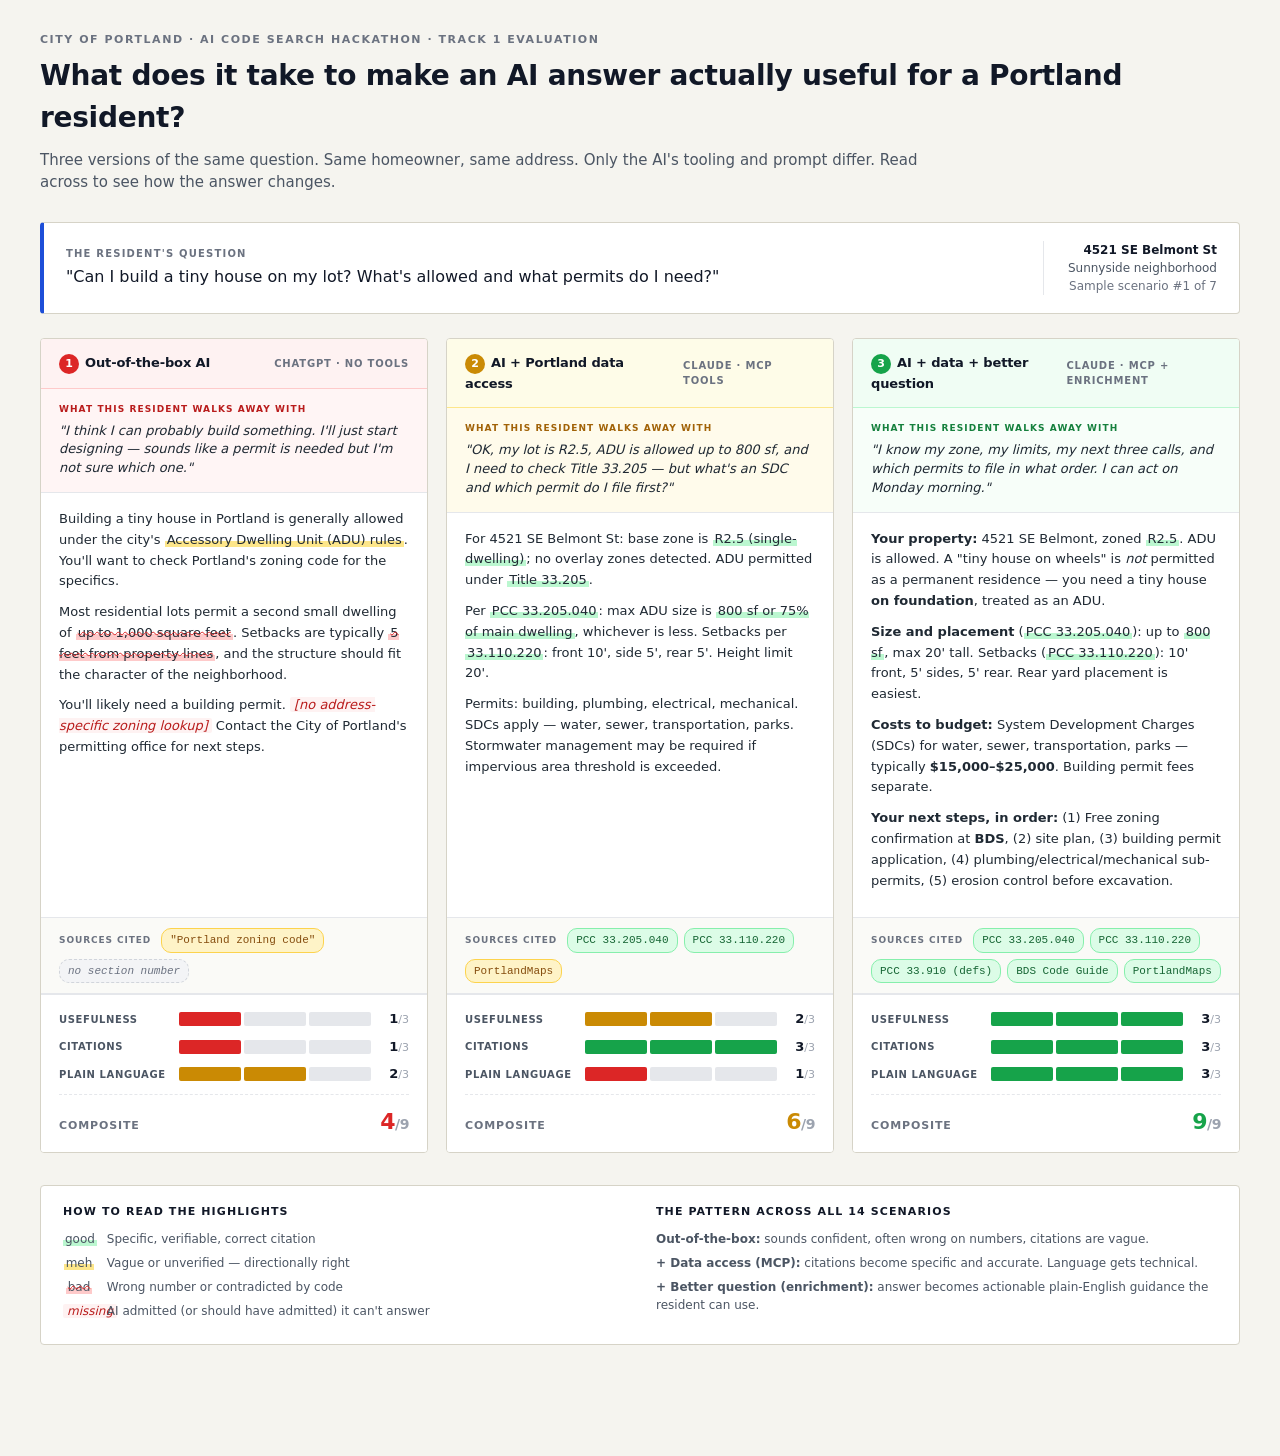
<file: site/comparison-mockup.html>
<!DOCTYPE html>
<html lang="en">
<head>
<meta charset="UTF-8">
<meta name="viewport" content="width=device-width, initial-scale=1.0">
<title>How does AI answer Portland code questions? — Comparison mockup</title>
<style>
  *, *::before, *::after { box-sizing: border-box; margin: 0; padding: 0; }

  body {
    font-family: -apple-system, BlinkMacSystemFont, "Segoe UI", system-ui, sans-serif;
    background: #f5f4ef;
    color: #1f2933;
    line-height: 1.5;
    padding: 32px 40px 80px;
  }

  /* ── Page header ── */
  .page-header { max-width: 1480px; margin: 0 auto 28px; }
  .eyebrow {
    font-size: 11px;
    text-transform: uppercase;
    letter-spacing: 0.14em;
    color: #6b7280;
    font-weight: 600;
    margin-bottom: 6px;
  }
  .page-header h1 {
    font-size: 28px;
    font-weight: 700;
    color: #111827;
    letter-spacing: -0.01em;
    margin-bottom: 10px;
  }
  .page-header .deck {
    font-size: 15px;
    color: #4b5563;
    max-width: 880px;
  }

  /* ── Scenario card ── */
  .scenario {
    max-width: 1480px;
    margin: 0 auto 24px;
    background: #fff;
    border: 1px solid #d6d3c7;
    border-left: 4px solid #1d4ed8;
    padding: 18px 22px;
    border-radius: 4px;
    display: grid;
    grid-template-columns: 1fr auto;
    gap: 24px;
    align-items: center;
  }
  .scenario-q {
    font-size: 16px;
    color: #111827;
    font-weight: 500;
  }
  .scenario-q .label {
    display: block;
    font-size: 10px;
    text-transform: uppercase;
    letter-spacing: 0.12em;
    color: #6b7280;
    font-weight: 600;
    margin-bottom: 4px;
  }
  .scenario-meta {
    font-size: 12px;
    color: #4b5563;
    text-align: right;
    border-left: 1px solid #e5e7eb;
    padding-left: 24px;
  }
  .scenario-meta strong { color: #111827; }

  /* ── Three-column grid ── */
  .grid {
    max-width: 1480px;
    margin: 0 auto;
    display: grid;
    grid-template-columns: repeat(3, 1fr);
    gap: 18px;
  }

  .col {
    background: #fff;
    border: 1px solid #d6d3c7;
    border-radius: 4px;
    display: flex;
    flex-direction: column;
    overflow: hidden;
  }

  .col-header {
    padding: 14px 18px;
    border-bottom: 1px solid #e5e7eb;
    display: flex;
    align-items: center;
    justify-content: space-between;
    gap: 12px;
  }
  .col-1 .col-header { background: #fef2f2; border-bottom-color: #fecaca; }
  .col-2 .col-header { background: #fefce8; border-bottom-color: #fde68a; }
  .col-3 .col-header { background: #f0fdf4; border-bottom-color: #bbf7d0; }

  .col-title {
    font-size: 13px;
    font-weight: 700;
    color: #111827;
    letter-spacing: -0.01em;
  }
  .col-title .num {
    display: inline-block;
    width: 20px;
    height: 20px;
    border-radius: 50%;
    text-align: center;
    line-height: 20px;
    font-size: 11px;
    margin-right: 6px;
    color: #fff;
    font-weight: 700;
  }
  .col-1 .num { background: #dc2626; }
  .col-2 .num { background: #ca8a04; }
  .col-3 .num { background: #16a34a; }
  .col-tool {
    font-size: 10px;
    color: #6b7280;
    text-transform: uppercase;
    letter-spacing: 0.08em;
    font-weight: 600;
  }

  /* ── Homeowner walks away callout ── */
  .walkaway {
    padding: 14px 18px;
    border-bottom: 1px solid #e5e7eb;
    font-size: 13px;
    line-height: 1.45;
  }
  .walkaway .label {
    display: block;
    font-size: 9px;
    text-transform: uppercase;
    letter-spacing: 0.12em;
    font-weight: 700;
    margin-bottom: 6px;
  }
  .col-1 .walkaway { background: #fff5f5; }
  .col-1 .walkaway .label { color: #b91c1c; }
  .col-2 .walkaway { background: #fffbeb; }
  .col-2 .walkaway .label { color: #a16207; }
  .col-3 .walkaway { background: #f7fef9; }
  .col-3 .walkaway .label { color: #15803d; }
  .walkaway .quote {
    font-style: italic;
    color: #1f2933;
  }

  /* ── Response body ── */
  .response {
    padding: 16px 18px;
    font-size: 13px;
    line-height: 1.6;
    color: #1f2933;
    flex: 1;
  }
  .response p { margin-bottom: 10px; }
  .response strong { font-weight: 600; }

  /* Inline highlights */
  .hl-good {
    background: linear-gradient(180deg, transparent 60%, #bbf7d0 60%);
    padding: 0 2px;
  }
  .hl-meh {
    background: linear-gradient(180deg, transparent 60%, #fde68a 60%);
    padding: 0 2px;
  }
  .hl-bad {
    background: linear-gradient(180deg, transparent 60%, #fecaca 60%);
    padding: 0 2px;
    text-decoration: line-through wavy #dc2626;
    text-decoration-thickness: 1px;
  }
  .hl-missing {
    color: #b91c1c;
    font-style: italic;
    background: #fef2f2;
    padding: 0 4px;
    border-radius: 2px;
  }

  /* ── Citation ribbon ── */
  .citations {
    padding: 10px 18px;
    border-top: 1px solid #e5e7eb;
    background: #fafaf7;
    display: flex;
    flex-wrap: wrap;
    gap: 6px;
    align-items: center;
  }
  .citations .label {
    font-size: 9px;
    text-transform: uppercase;
    letter-spacing: 0.1em;
    color: #6b7280;
    font-weight: 600;
    margin-right: 4px;
  }
  .chip {
    font-size: 11px;
    padding: 3px 8px;
    border-radius: 10px;
    font-weight: 500;
    font-family: "SF Mono", Menlo, monospace;
  }
  .chip-good { background: #dcfce7; color: #166534; border: 1px solid #86efac; }
  .chip-meh  { background: #fef3c7; color: #854d0e; border: 1px solid #fcd34d; }
  .chip-bad  { background: #fee2e2; color: #991b1b; border: 1px solid #fca5a5; }
  .chip-none { background: #f3f4f6; color: #6b7280; border: 1px dashed #d1d5db; font-style: italic; }

  /* ── Rubric strip ── */
  .rubric {
    padding: 14px 18px;
    border-top: 2px solid #e5e7eb;
    background: #fff;
  }
  .rubric-row {
    display: grid;
    grid-template-columns: 110px 1fr 28px;
    align-items: center;
    gap: 10px;
    margin-bottom: 8px;
    font-size: 11px;
  }
  .rubric-row:last-child { margin-bottom: 0; }
  .rubric-label {
    color: #4b5563;
    text-transform: uppercase;
    letter-spacing: 0.06em;
    font-weight: 600;
    font-size: 10px;
  }
  .battery {
    display: grid;
    grid-template-columns: repeat(3, 1fr);
    gap: 3px;
    height: 14px;
  }
  .cell {
    background: #e5e7eb;
    border-radius: 2px;
  }
  .cell.f-1 { background: #dc2626; }
  .cell.f-2 { background: #ca8a04; }
  .cell.f-3 { background: #16a34a; }
  .rubric-score {
    font-size: 13px;
    font-weight: 700;
    color: #111827;
    text-align: right;
    font-variant-numeric: tabular-nums;
  }
  .rubric-score .denom { color: #9ca3af; font-weight: 400; font-size: 11px; }

  .total-row {
    margin-top: 10px;
    padding-top: 10px;
    border-top: 1px dashed #e5e7eb;
    display: flex;
    justify-content: space-between;
    align-items: baseline;
    font-size: 11px;
    color: #6b7280;
    text-transform: uppercase;
    letter-spacing: 0.08em;
    font-weight: 600;
  }
  .total-row .total {
    font-size: 22px;
    font-weight: 700;
    letter-spacing: -0.02em;
    text-transform: none;
  }
  .col-1 .total { color: #dc2626; }
  .col-2 .total { color: #ca8a04; }
  .col-3 .total { color: #16a34a; }

  /* ── Legend footer ── */
  .legend {
    max-width: 1480px;
    margin: 32px auto 0;
    padding: 18px 22px;
    background: #fff;
    border: 1px solid #d6d3c7;
    border-radius: 4px;
    display: grid;
    grid-template-columns: 1fr 1fr;
    gap: 32px;
    font-size: 12px;
    color: #4b5563;
  }
  .legend h3 {
    font-size: 11px;
    text-transform: uppercase;
    letter-spacing: 0.1em;
    color: #111827;
    margin-bottom: 10px;
  }
  .legend ul { list-style: none; }
  .legend li { margin-bottom: 6px; }
  .legend .swatch {
    display: inline-block;
    width: 32px;
    text-align: center;
    margin-right: 8px;
  }
</style>
</head>
<body>

<div class="page-header">
  <div class="eyebrow">City of Portland · AI Code Search Hackathon · Track 1 evaluation</div>
  <h1>What does it take to make an AI answer actually useful for a Portland resident?</h1>
  <p class="deck">Three versions of the same question. Same homeowner, same address. Only the AI's tooling and prompt differ. Read across to see how the answer changes.</p>
</div>

<section class="scenario">
  <div class="scenario-q">
    <span class="label">The resident's question</span>
    "Can I build a tiny house on my lot? What's allowed and what permits do I need?"
  </div>
  <div class="scenario-meta">
    <strong>4521 SE Belmont St</strong><br>
    Sunnyside neighborhood<br>
    <span style="color: #6b7280;">Sample scenario #1 of 7</span>
  </div>
</section>

<div class="grid">

  <!-- ── Column 1: Out-of-box ── -->
  <article class="col col-1">
    <header class="col-header">
      <div class="col-title"><span class="num">1</span>Out-of-the-box AI</div>
      <div class="col-tool">ChatGPT · no tools</div>
    </header>

    <div class="walkaway">
      <span class="label">What this resident walks away with</span>
      <span class="quote">"I think I can probably build something. I'll just start designing — sounds like a permit is needed but I'm not sure which one."</span>
    </div>

    <div class="response">
      <p>Building a tiny house in Portland is generally allowed under the city's <span class="hl-meh">Accessory Dwelling Unit (ADU) rules</span>. You'll want to check Portland's zoning code for the specifics.</p>
      <p>Most residential lots permit a second small dwelling of <span class="hl-bad">up to 1,000 square feet</span>. Setbacks are typically <span class="hl-bad">5 feet from property lines</span>, and the structure should fit the character of the neighborhood.</p>
      <p>You'll likely need a building permit. <span class="hl-missing">[no address-specific zoning lookup]</span> Contact the City of Portland's permitting office for next steps.</p>
    </div>

    <div class="citations">
      <span class="label">Sources cited</span>
      <span class="chip chip-meh">"Portland zoning code"</span>
      <span class="chip chip-none">no section number</span>
    </div>

    <div class="rubric">
      <div class="rubric-row">
        <span class="rubric-label">Usefulness</span>
        <div class="battery"><span class="cell f-1"></span><span class="cell"></span><span class="cell"></span></div>
        <span class="rubric-score">1<span class="denom">/3</span></span>
      </div>
      <div class="rubric-row">
        <span class="rubric-label">Citations</span>
        <div class="battery"><span class="cell f-1"></span><span class="cell"></span><span class="cell"></span></div>
        <span class="rubric-score">1<span class="denom">/3</span></span>
      </div>
      <div class="rubric-row">
        <span class="rubric-label">Plain language</span>
        <div class="battery"><span class="cell f-2"></span><span class="cell f-2"></span><span class="cell"></span></div>
        <span class="rubric-score">2<span class="denom">/3</span></span>
      </div>
      <div class="total-row">
        <span>Composite</span>
        <span class="total">4<span style="color:#9ca3af; font-size:14px;">/9</span></span>
      </div>
    </div>
  </article>

  <!-- ── Column 2: +MCP ── -->
  <article class="col col-2">
    <header class="col-header">
      <div class="col-title"><span class="num">2</span>AI + Portland data access</div>
      <div class="col-tool">Claude · MCP tools</div>
    </header>

    <div class="walkaway">
      <span class="label">What this resident walks away with</span>
      <span class="quote">"OK, my lot is R2.5, ADU is allowed up to 800 sf, and I need to check Title 33.205 — but what's an SDC and which permit do I file first?"</span>
    </div>

    <div class="response">
      <p>For 4521 SE Belmont St: base zone is <span class="hl-good">R2.5 (single-dwelling)</span>; no overlay zones detected. ADU permitted under <span class="hl-good">Title 33.205</span>.</p>
      <p>Per <span class="hl-good">PCC 33.205.040</span>: max ADU size is <span class="hl-good">800 sf or 75% of main dwelling</span>, whichever is less. Setbacks per <span class="hl-good">33.110.220</span>: front 10', side 5', rear 5'. Height limit 20'.</p>
      <p>Permits: building, plumbing, electrical, mechanical. SDCs apply — water, sewer, transportation, parks. Stormwater management may be required if impervious area threshold is exceeded.</p>
    </div>

    <div class="citations">
      <span class="label">Sources cited</span>
      <span class="chip chip-good">PCC 33.205.040</span>
      <span class="chip chip-good">PCC 33.110.220</span>
      <span class="chip chip-meh">PortlandMaps</span>
    </div>

    <div class="rubric">
      <div class="rubric-row">
        <span class="rubric-label">Usefulness</span>
        <div class="battery"><span class="cell f-2"></span><span class="cell f-2"></span><span class="cell"></span></div>
        <span class="rubric-score">2<span class="denom">/3</span></span>
      </div>
      <div class="rubric-row">
        <span class="rubric-label">Citations</span>
        <div class="battery"><span class="cell f-3"></span><span class="cell f-3"></span><span class="cell f-3"></span></div>
        <span class="rubric-score">3<span class="denom">/3</span></span>
      </div>
      <div class="rubric-row">
        <span class="rubric-label">Plain language</span>
        <div class="battery"><span class="cell f-1"></span><span class="cell"></span><span class="cell"></span></div>
        <span class="rubric-score">1<span class="denom">/3</span></span>
      </div>
      <div class="total-row">
        <span>Composite</span>
        <span class="total">6<span style="color:#9ca3af; font-size:14px;">/9</span></span>
      </div>
    </div>
  </article>

  <!-- ── Column 3: +MCP +Enrichment ── -->
  <article class="col col-3">
    <header class="col-header">
      <div class="col-title"><span class="num">3</span>AI + data + better question</div>
      <div class="col-tool">Claude · MCP + enrichment</div>
    </header>

    <div class="walkaway">
      <span class="label">What this resident walks away with</span>
      <span class="quote">"I know my zone, my limits, my next three calls, and which permits to file in what order. I can act on Monday morning."</span>
    </div>

    <div class="response">
      <p><strong>Your property:</strong> 4521 SE Belmont, zoned <span class="hl-good">R2.5</span>. ADU is allowed. A "tiny house on wheels" is <em>not</em> permitted as a permanent residence — you need a tiny house <strong>on foundation</strong>, treated as an ADU.</p>
      <p><strong>Size and placement</strong> (<span class="hl-good">PCC 33.205.040</span>): up to <span class="hl-good">800 sf</span>, max 20' tall. Setbacks (<span class="hl-good">PCC 33.110.220</span>): 10' front, 5' sides, 5' rear. Rear yard placement is easiest.</p>
      <p><strong>Costs to budget:</strong> System Development Charges (SDCs) for water, sewer, transportation, parks — typically <strong>$15,000–$25,000</strong>. Building permit fees separate.</p>
      <p><strong>Your next steps, in order:</strong> (1) Free zoning confirmation at <strong>BDS</strong>, (2) site plan, (3) building permit application, (4) plumbing/electrical/mechanical sub-permits, (5) erosion control before excavation.</p>
    </div>

    <div class="citations">
      <span class="label">Sources cited</span>
      <span class="chip chip-good">PCC 33.205.040</span>
      <span class="chip chip-good">PCC 33.110.220</span>
      <span class="chip chip-good">PCC 33.910 (defs)</span>
      <span class="chip chip-good">BDS Code Guide</span>
      <span class="chip chip-good">PortlandMaps</span>
    </div>

    <div class="rubric">
      <div class="rubric-row">
        <span class="rubric-label">Usefulness</span>
        <div class="battery"><span class="cell f-3"></span><span class="cell f-3"></span><span class="cell f-3"></span></div>
        <span class="rubric-score">3<span class="denom">/3</span></span>
      </div>
      <div class="rubric-row">
        <span class="rubric-label">Citations</span>
        <div class="battery"><span class="cell f-3"></span><span class="cell f-3"></span><span class="cell f-3"></span></div>
        <span class="rubric-score">3<span class="denom">/3</span></span>
      </div>
      <div class="rubric-row">
        <span class="rubric-label">Plain language</span>
        <div class="battery"><span class="cell f-3"></span><span class="cell f-3"></span><span class="cell f-3"></span></div>
        <span class="rubric-score">3<span class="denom">/3</span></span>
      </div>
      <div class="total-row">
        <span>Composite</span>
        <span class="total">9<span style="color:#9ca3af; font-size:14px;">/9</span></span>
      </div>
    </div>
  </article>

</div>

<aside class="legend">
  <div>
    <h3>How to read the highlights</h3>
    <ul>
      <li><span class="swatch"><span class="hl-good">good</span></span> Specific, verifiable, correct citation</li>
      <li><span class="swatch"><span class="hl-meh">meh</span></span> Vague or unverified — directionally right</li>
      <li><span class="swatch"><span class="hl-bad">bad</span></span> Wrong number or contradicted by code</li>
      <li><span class="swatch"><span class="hl-missing">missing</span></span> AI admitted (or should have admitted) it can't answer</li>
    </ul>
  </div>
  <div>
    <h3>The pattern across all 14 scenarios</h3>
    <ul>
      <li><strong>Out-of-the-box:</strong> sounds confident, often wrong on numbers, citations are vague.</li>
      <li><strong>+ Data access (MCP):</strong> citations become specific and accurate. Language gets technical.</li>
      <li><strong>+ Better question (enrichment):</strong> answer becomes actionable plain-English guidance the resident can use.</li>
    </ul>
  </div>
</aside>

</body>
</html>
</file>
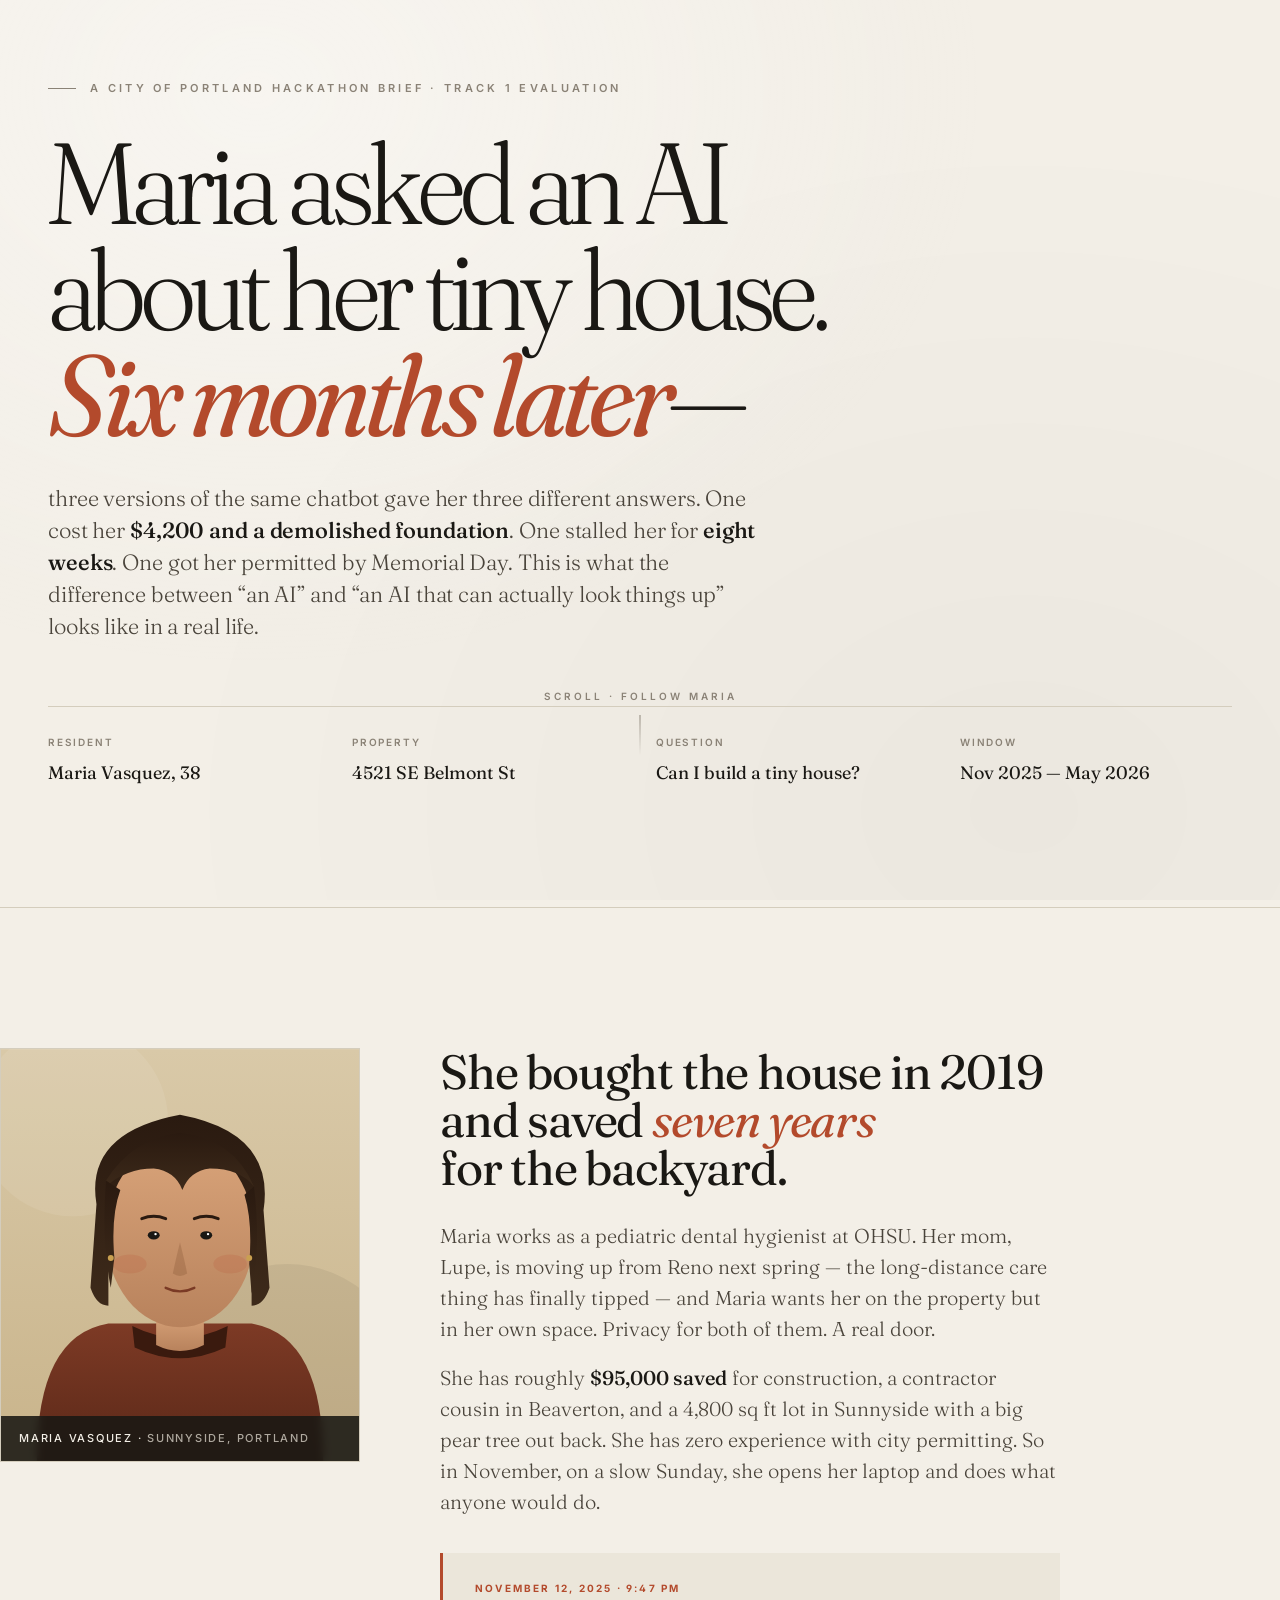
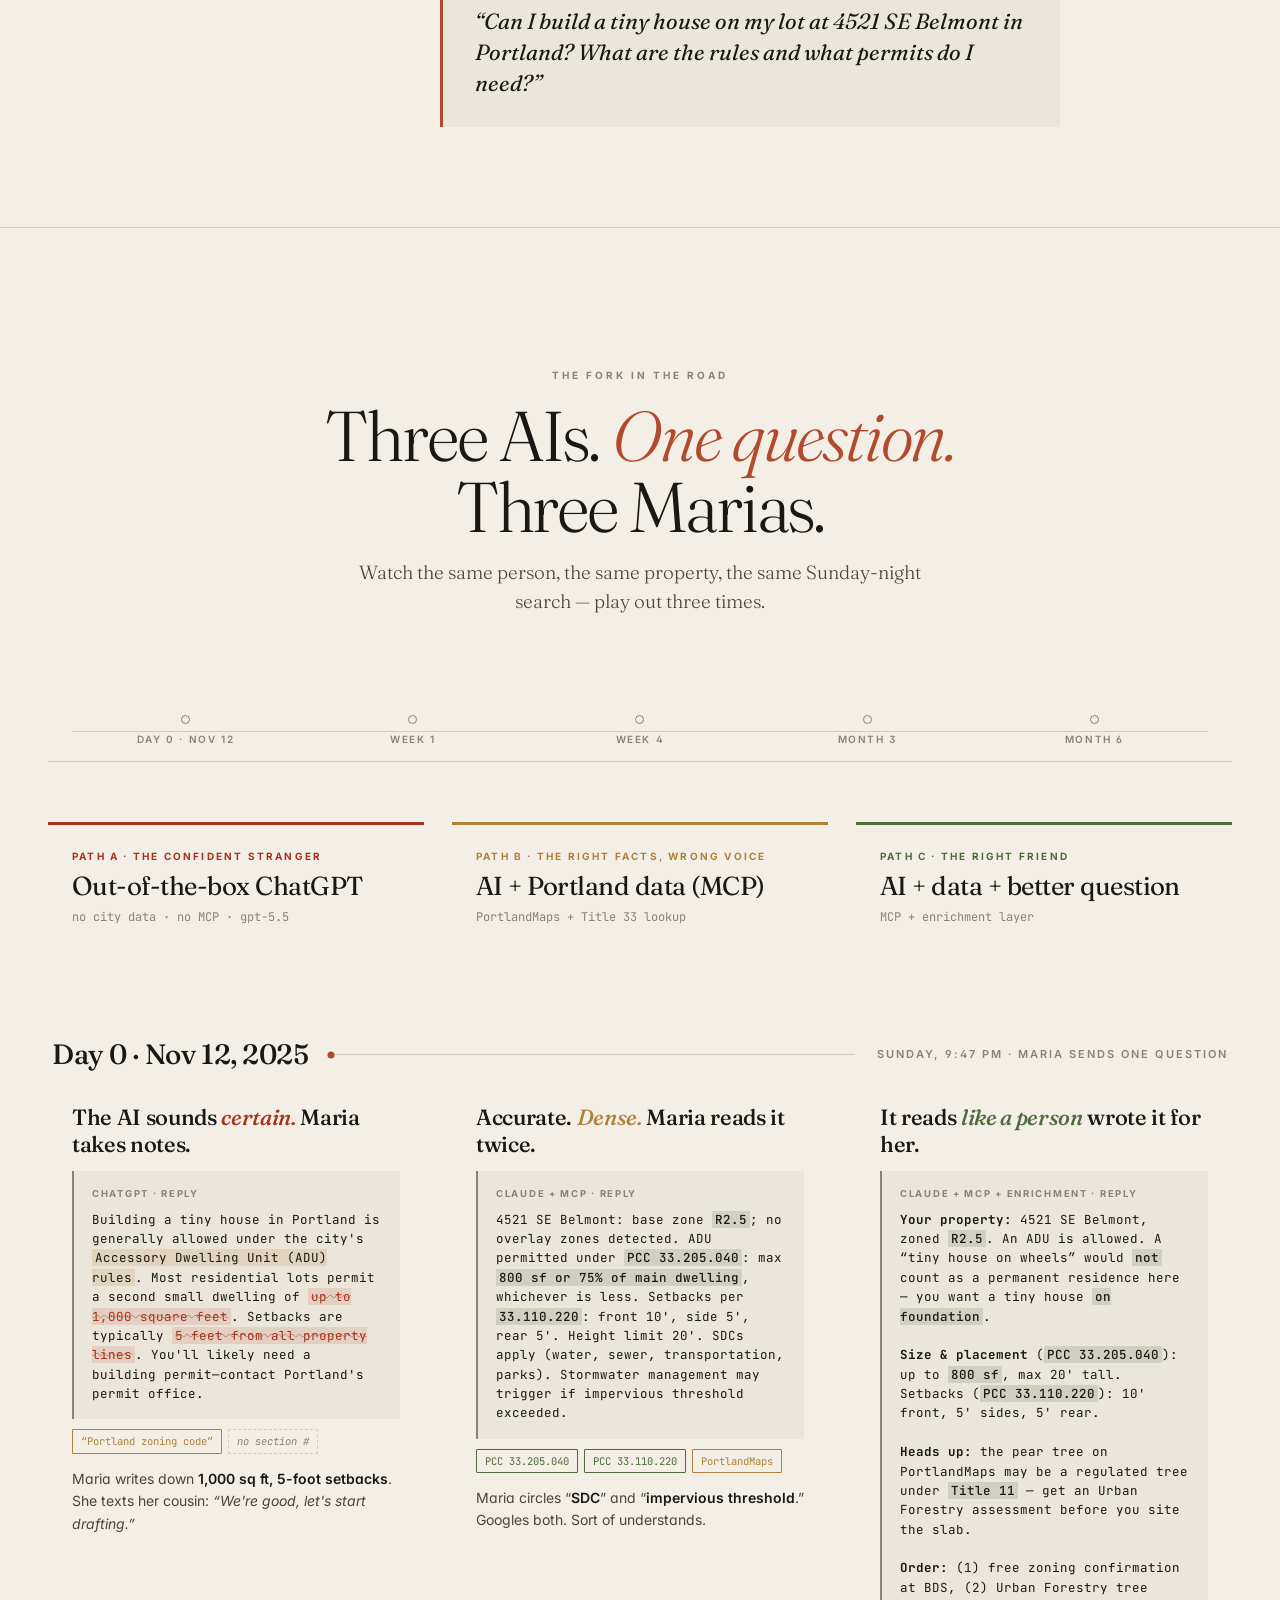
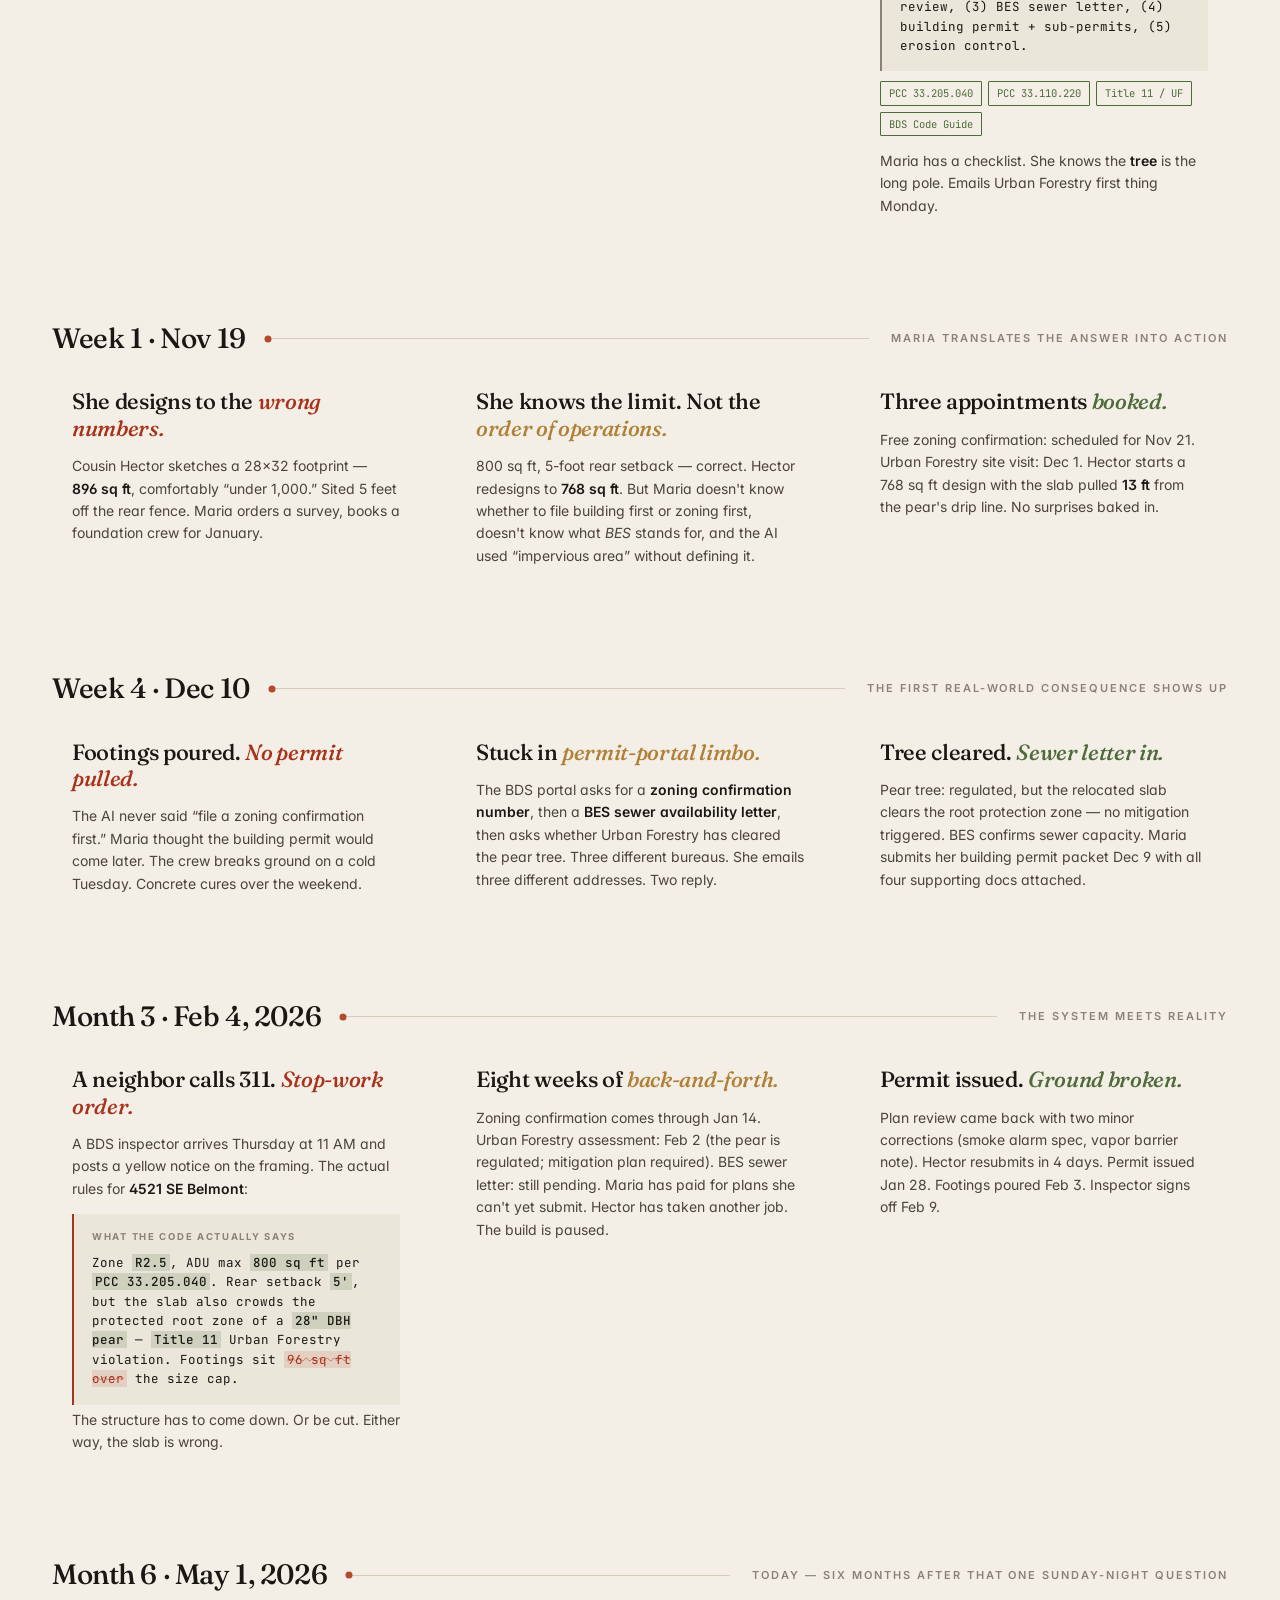
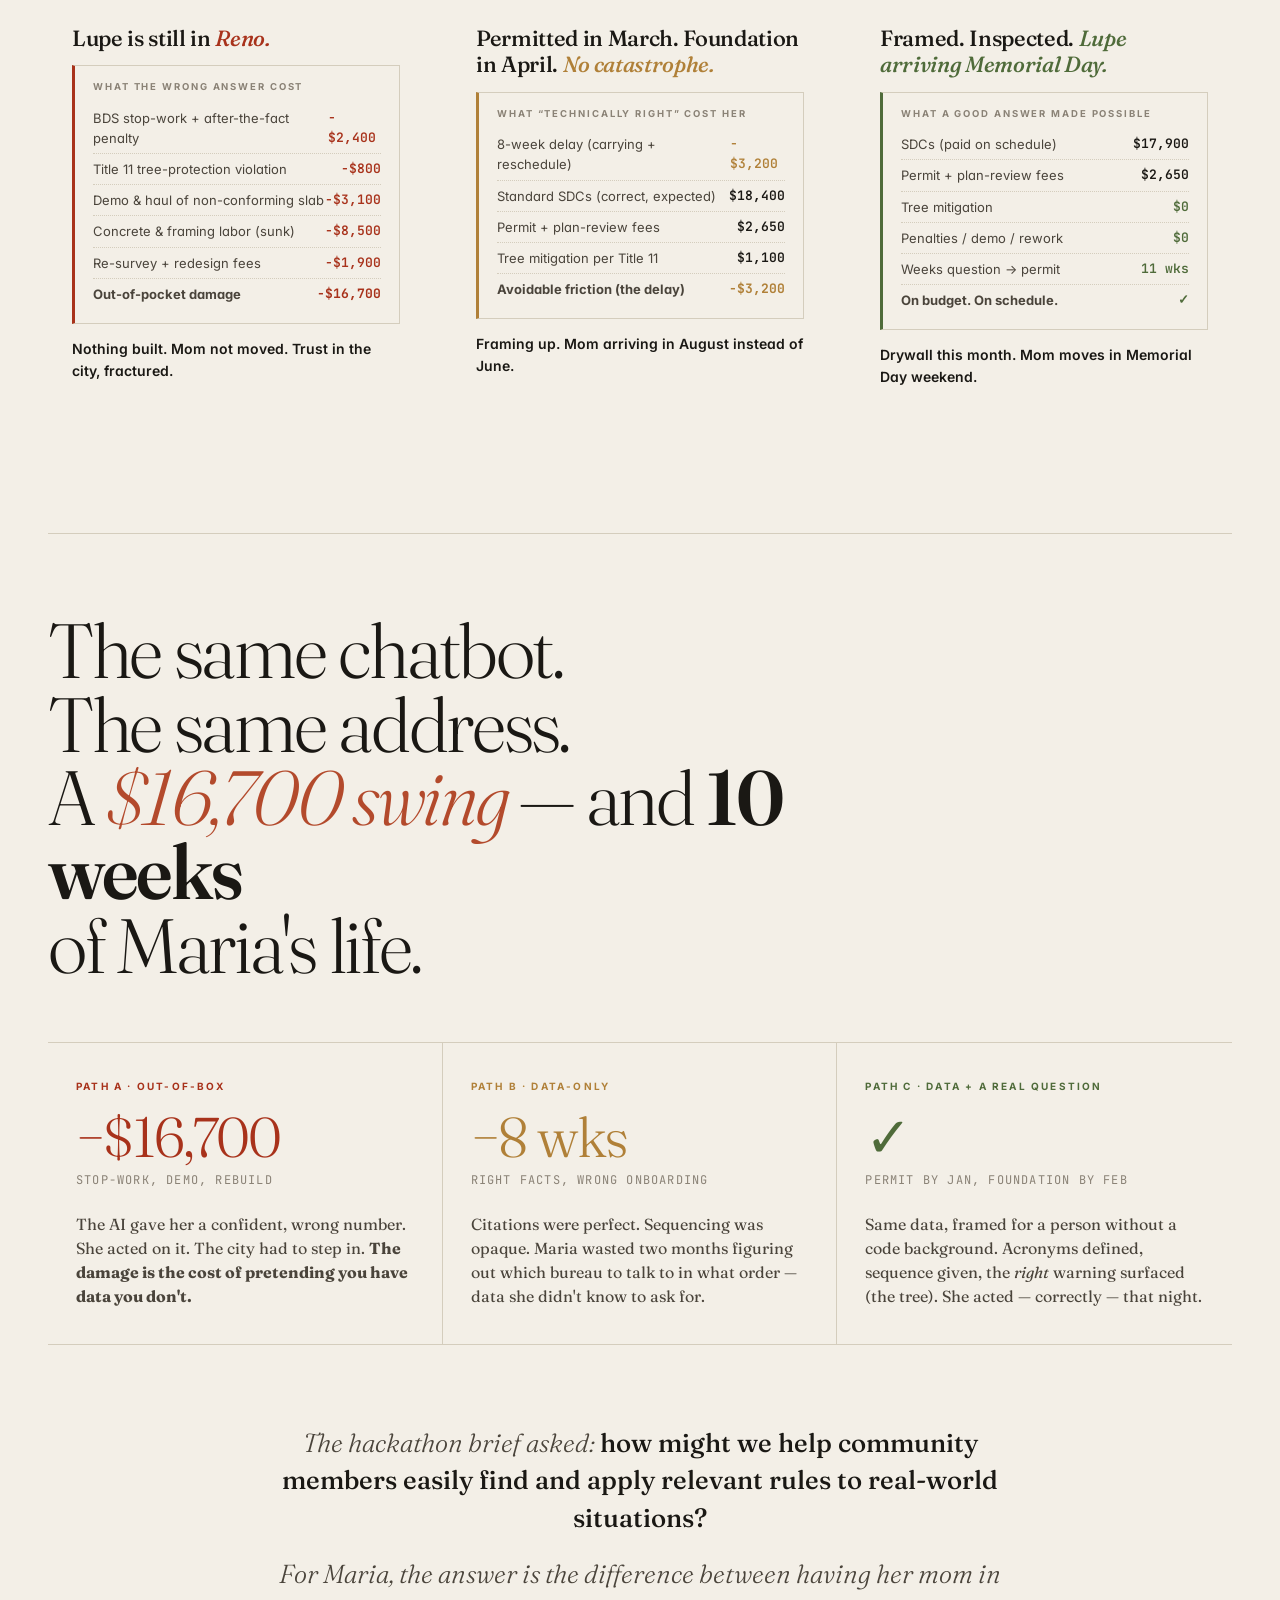
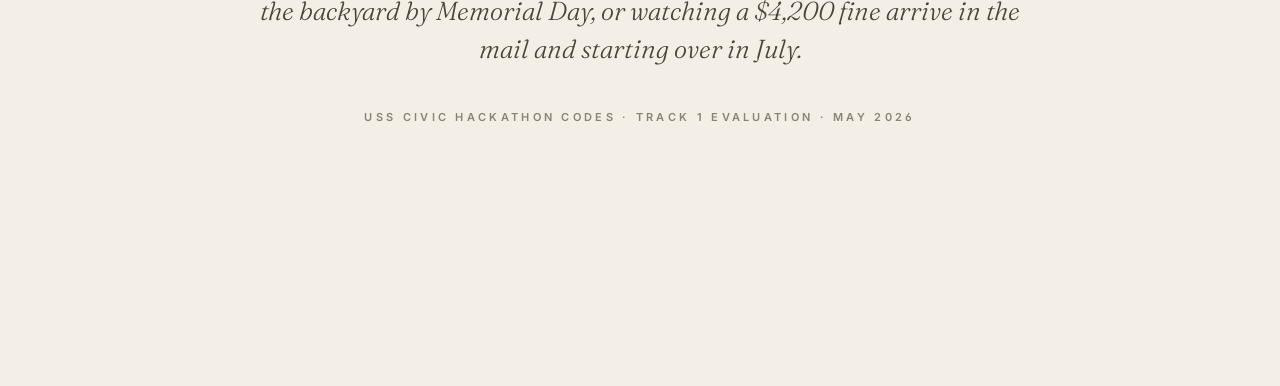
<file: site/mockup-a-journey.html>
<!DOCTYPE html>
<html lang="en">
<head>
<meta charset="UTF-8">
<meta name="viewport" content="width=device-width, initial-scale=1.0">
<title>Maria's Six Months — Three AIs, Three Outcomes</title>
<link rel="preconnect" href="https://fonts.googleapis.com">
<link rel="preconnect" href="https://fonts.gstatic.com" crossorigin>
<link href="https://fonts.googleapis.com/css2?family=Fraunces:opsz,wght,SOFT@9..144,300;9..144,400;9..144,500;9..144,600;9..144,700;9..144,900&family=Inter:wght@300;400;500;600;700&family=JetBrains+Mono:wght@400;500&display=swap" rel="stylesheet">
<style>
  :root {
    --paper: #f3efe7;
    --paper-2: #ebe6da;
    --ink: #1a1814;
    --ink-soft: #4a443b;
    --ink-mute: #8a8276;
    --rule: #d4cdbd;
    --accent: #b34a2c;     /* terracotta */
    --red: #a8321b;
    --amber: #b08038;
    --green: #4f6b3a;
    --hl: #e8c97a;
  }

  *, *::before, *::after { box-sizing: border-box; margin: 0; padding: 0; }

  html { scroll-behavior: smooth; }

  body {
    background: var(--paper);
    color: var(--ink);
    font-family: 'Inter', system-ui, sans-serif;
    font-weight: 400;
    line-height: 1.55;
    font-feature-settings: "ss01", "cv11";
    -webkit-font-smoothing: antialiased;
    overflow-x: hidden;
  }

  .serif { font-family: 'Fraunces', 'Times New Roman', serif; }
  .mono  { font-family: 'JetBrains Mono', monospace; }

  /* paper texture */
  body::before {
    content: "";
    position: fixed; inset: 0;
    background:
      radial-gradient(ellipse at 20% 10%, rgba(255,255,255,0.4), transparent 50%),
      radial-gradient(ellipse at 80% 90%, rgba(0,0,0,0.03), transparent 60%);
    pointer-events: none;
    z-index: 1;
  }

  .container {
    max-width: 1280px;
    margin: 0 auto;
    padding: 0 48px;
    position: relative;
    z-index: 2;
  }

  /* ─────────────────────── HERO ─────────────────────── */
  .hero {
    padding: 80px 0 120px;
    border-bottom: 1px solid var(--rule);
    margin-bottom: 80px;
    position: relative;
  }
  .hero .kicker {
    font-size: 11px;
    text-transform: uppercase;
    letter-spacing: 0.3em;
    color: var(--ink-mute);
    font-weight: 600;
    margin-bottom: 32px;
    display: flex;
    align-items: center;
    gap: 14px;
  }
  .hero .kicker::before {
    content: ""; width: 28px; height: 1px; background: var(--ink-mute);
  }
  .hero h1 {
    font-family: 'Fraunces', serif;
    font-weight: 300;
    font-size: clamp(56px, 9vw, 124px);
    line-height: 0.92;
    letter-spacing: -0.04em;
    color: var(--ink);
    margin-bottom: 36px;
    font-variation-settings: "SOFT" 50;
  }
  .hero h1 em {
    font-style: italic;
    font-weight: 400;
    color: var(--accent);
  }
  .hero h1 .num {
    font-feature-settings: "lnum", "ss01";
    font-weight: 600;
  }
  .hero .deck {
    font-family: 'Fraunces', serif;
    font-weight: 300;
    font-size: 22px;
    line-height: 1.45;
    color: var(--ink-soft);
    max-width: 720px;
    letter-spacing: -0.005em;
  }
  .hero .deck strong { color: var(--ink); font-weight: 500; }

  .hero-meta {
    margin-top: 64px;
    display: grid;
    grid-template-columns: repeat(4, 1fr);
    gap: 32px;
    padding-top: 28px;
    border-top: 1px solid var(--rule);
  }
  .hero-meta .cell .label {
    font-size: 10px;
    text-transform: uppercase;
    letter-spacing: 0.18em;
    color: var(--ink-mute);
    font-weight: 600;
    margin-bottom: 8px;
  }
  .hero-meta .cell .val {
    font-family: 'Fraunces', serif;
    font-size: 18px;
    color: var(--ink);
    font-weight: 400;
  }

  .scroll-cue {
    position: absolute;
    bottom: 32px;
    left: 50%;
    transform: translateX(-50%);
    font-size: 10px;
    text-transform: uppercase;
    letter-spacing: 0.3em;
    color: var(--ink-mute);
    font-weight: 600;
    display: flex;
    flex-direction: column;
    align-items: center;
    gap: 10px;
    animation: bob 2.4s ease-in-out infinite;
  }
  .scroll-cue::after {
    content: ""; width: 1px; height: 40px;
    background: linear-gradient(to bottom, var(--ink-mute), transparent);
  }
  @keyframes bob {
    0%, 100% { transform: translate(-50%, 0); opacity: 0.7; }
    50% { transform: translate(-50%, 6px); opacity: 1; }
  }

  /* ─────────────────────── MEET MARIA ─────────────────────── */
  .meet {
    display: grid;
    grid-template-columns: 360px 1fr;
    gap: 80px;
    padding: 60px 0 100px;
    align-items: start;
    border-bottom: 1px solid var(--rule);
    margin-bottom: 100px;
  }
  .portrait {
    aspect-ratio: 1 / 1.15;
    background: var(--paper-2);
    position: relative;
    overflow: hidden;
    border: 1px solid var(--rule);
  }
  .portrait svg { display: block; width: 100%; height: 100%; }
  .portrait .caption {
    position: absolute;
    bottom: 0; left: 0; right: 0;
    padding: 14px 18px;
    background: rgba(26,24,20,0.88);
    color: var(--paper);
    font-size: 11px;
    text-transform: uppercase;
    letter-spacing: 0.16em;
    font-weight: 500;
    backdrop-filter: blur(4px);
  }
  .portrait .caption em { font-style: normal; color: var(--paper-2); opacity: 0.7; }

  .meet .body h2 {
    font-family: 'Fraunces', serif;
    font-weight: 400;
    font-size: 48px;
    line-height: 1;
    letter-spacing: -0.025em;
    margin-bottom: 28px;
  }
  .meet .body h2 em { font-style: italic; color: var(--accent); }
  .meet .body p {
    font-family: 'Fraunces', serif;
    font-weight: 300;
    font-size: 20px;
    line-height: 1.55;
    color: var(--ink-soft);
    margin-bottom: 18px;
    max-width: 620px;
  }
  .meet .body p strong { color: var(--ink); font-weight: 500; }

  .question-card {
    margin-top: 36px;
    padding: 28px 32px;
    background: var(--paper-2);
    border-left: 3px solid var(--accent);
    max-width: 620px;
  }
  .question-card .q-label {
    font-size: 10px;
    text-transform: uppercase;
    letter-spacing: 0.22em;
    color: var(--accent);
    font-weight: 700;
    margin-bottom: 10px;
  }
  .question-card .q-text {
    font-family: 'Fraunces', serif;
    font-style: italic;
    font-size: 22px;
    line-height: 1.4;
    color: var(--ink);
    font-weight: 400;
  }

  /* ─────────────────────── THE FORK ─────────────────────── */
  .fork-intro {
    text-align: center;
    padding: 40px 0 80px;
  }
  .fork-intro .label {
    font-size: 10px;
    text-transform: uppercase;
    letter-spacing: 0.3em;
    color: var(--ink-mute);
    font-weight: 700;
    margin-bottom: 18px;
  }
  .fork-intro h2 {
    font-family: 'Fraunces', serif;
    font-weight: 300;
    font-size: clamp(40px, 5.5vw, 72px);
    line-height: 1;
    letter-spacing: -0.03em;
    margin-bottom: 16px;
  }
  .fork-intro h2 em { font-style: italic; color: var(--accent); }
  .fork-intro p {
    font-family: 'Fraunces', serif;
    font-weight: 300;
    font-size: 19px;
    color: var(--ink-soft);
    max-width: 580px;
    margin: 0 auto;
  }

  /* ─────────────────────── TIMELINE ─────────────────────── */
  .timeline-wrap {
    position: relative;
    padding-bottom: 120px;
  }

  .timeline-rail {
    position: sticky;
    top: 24px;
    z-index: 10;
    background: var(--paper);
    padding: 18px 0 14px;
    margin-bottom: 0;
    border-bottom: 1px solid var(--rule);
  }
  .timeline-rail .ticks {
    display: grid;
    grid-template-columns: 1fr 1fr 1fr 1fr 1fr;
    align-items: center;
    position: relative;
    padding: 0 24px;
  }
  .timeline-rail .ticks::before {
    content: "";
    position: absolute;
    left: 24px; right: 24px; top: 50%;
    height: 1px;
    background: var(--rule);
  }
  .timeline-rail .tick {
    position: relative;
    text-align: center;
    z-index: 2;
  }
  .timeline-rail .tick::before {
    content: "";
    display: block;
    width: 9px; height: 9px;
    background: var(--paper);
    border: 1.5px solid var(--ink-mute);
    border-radius: 50%;
    margin: 0 auto 8px;
    transition: all 0.3s;
  }
  .timeline-rail .tick.active::before {
    background: var(--accent);
    border-color: var(--accent);
    box-shadow: 0 0 0 4px rgba(179, 74, 44, 0.15);
  }
  .timeline-rail .tick .t-label {
    font-size: 10px;
    text-transform: uppercase;
    letter-spacing: 0.16em;
    color: var(--ink-mute);
    font-weight: 600;
    transition: color 0.3s;
  }
  .timeline-rail .tick.active .t-label { color: var(--ink); }

  .progress-bar {
    position: absolute;
    left: 24px; top: 50%;
    height: 1px;
    background: var(--accent);
    transition: width 0.15s linear;
    z-index: 1;
  }

  /* tracks: a grid where each row is a timeline step shared across 3 tracks */
  .tracks {
    display: grid;
    grid-template-columns: repeat(3, 1fr);
    grid-template-rows: auto;
    gap: 0 28px;
    margin-top: 60px;
  }

  .track-header {
    padding: 24px 24px 22px;
    border-top: 3px solid;
    margin-bottom: 28px;
  }
  .track-1.track-header { border-top-color: var(--red); }
  .track-2.track-header { border-top-color: var(--amber); }
  .track-3.track-header { border-top-color: var(--green); }
  .track-header.track-1 { border-top-color: var(--red); }
  .track-header.track-2 { border-top-color: var(--amber); }
  .track-header.track-3 { border-top-color: var(--green); }

  .track-tag {
    font-size: 10px;
    text-transform: uppercase;
    letter-spacing: 0.22em;
    font-weight: 700;
    margin-bottom: 8px;
  }
  .track-header.track-1 .track-tag { color: var(--red); }
  .track-header.track-2 .track-tag { color: var(--amber); }
  .track-header.track-3 .track-tag { color: var(--green); }

  .track-name {
    font-family: 'Fraunces', serif;
    font-size: 26px;
    font-weight: 400;
    line-height: 1.05;
    letter-spacing: -0.02em;
    margin-bottom: 8px;
    color: var(--ink);
  }
  .track-sub {
    font-size: 12px;
    color: var(--ink-mute);
    font-family: 'JetBrains Mono', monospace;
  }

  /* row marker spans the full width of the tracks grid; locks all 3 tracks
     into the same chronological row */
  .row-marker {
    grid-column: 1 / -1;
    display: grid;
    grid-template-columns: auto 1fr auto;
    align-items: center;
    gap: 22px;
    margin: 56px 0 24px;
    padding: 0 4px;
  }
  .row-marker .rm-stamp {
    font-family: 'Fraunces', serif;
    font-size: 28px;
    font-weight: 500;
    letter-spacing: -0.015em;
    color: var(--ink);
    font-feature-settings: "lnum";
  }
  .row-marker .rm-rule {
    height: 1px;
    background: var(--rule);
    position: relative;
  }
  .row-marker .rm-rule::before {
    content: "";
    position: absolute;
    left: 0; top: 50%;
    width: 7px; height: 7px;
    background: var(--accent);
    border-radius: 50%;
    transform: translate(-50%, -50%);
  }
  .row-marker .rm-note {
    font-size: 11px;
    text-transform: uppercase;
    letter-spacing: 0.18em;
    color: var(--ink-mute);
    font-weight: 600;
    font-family: 'Inter', sans-serif;
  }

  /* episodes */
  .episode {
    padding: 4px 24px 32px;
    background: transparent;
    opacity: 0.3;
    transform: translateY(16px);
    transition: opacity 0.7s ease, transform 0.7s ease;
  }
  .episode.visible {
    opacity: 1;
    transform: translateY(0);
  }
  .episode .ep-headline {
    font-family: 'Fraunces', serif;
    font-size: 22px;
    line-height: 1.2;
    font-weight: 500;
    letter-spacing: -0.015em;
    margin-bottom: 14px;
    color: var(--ink);
  }
  .episode.track-1 .ep-headline em { font-style: italic; color: var(--red); }
  .episode.track-2 .ep-headline em { font-style: italic; color: var(--amber); }
  .episode.track-3 .ep-headline em { font-style: italic; color: var(--green); }

  .episode p {
    font-size: 14px;
    line-height: 1.6;
    color: var(--ink-soft);
    margin-bottom: 12px;
  }
  .episode p strong { color: var(--ink); font-weight: 600; }

  /* AI answer panels */
  .ai-answer {
    margin: 14px 0 4px;
    padding: 16px 18px;
    background: var(--paper-2);
    border-left: 2px solid var(--ink-mute);
    font-family: 'JetBrains Mono', monospace;
    font-size: 12.5px;
    line-height: 1.55;
    color: var(--ink);
  }
  .ai-answer .ai-label {
    display: block;
    font-size: 9.5px;
    text-transform: uppercase;
    letter-spacing: 0.18em;
    color: var(--ink-mute);
    margin-bottom: 8px;
    font-weight: 700;
    font-family: 'Inter', sans-serif;
  }
  .ai-answer .err {
    background: rgba(168, 50, 27, 0.12);
    color: var(--red);
    padding: 0 3px;
    text-decoration: line-through wavy rgba(168, 50, 27, 0.5);
    text-decoration-thickness: 1px;
  }
  .ai-answer .vague {
    background: rgba(176, 128, 56, 0.18);
    padding: 0 3px;
  }
  .ai-answer .good {
    background: rgba(79, 107, 58, 0.18);
    padding: 0 3px;
    font-weight: 500;
  }

  /* damage / cost ledger */
  .ledger {
    margin: 14px 0 4px;
    padding: 14px 18px;
    border: 1px solid var(--rule);
    border-left: 3px solid;
  }
  .episode.track-1 .ledger { border-left-color: var(--red); }
  .episode.track-2 .ledger { border-left-color: var(--amber); }
  .episode.track-3 .ledger { border-left-color: var(--green); }
  .ledger .ledger-label {
    font-size: 9.5px;
    text-transform: uppercase;
    letter-spacing: 0.2em;
    color: var(--ink-mute);
    font-weight: 700;
    margin-bottom: 8px;
  }
  .ledger ul { list-style: none; }
  .ledger li {
    display: flex;
    justify-content: space-between;
    padding: 5px 0;
    font-size: 13px;
    border-bottom: 1px dotted var(--rule);
  }
  .ledger li:last-child { border-bottom: none; }
  .ledger li .item { color: var(--ink-soft); }
  .ledger li .amt {
    font-family: 'JetBrains Mono', monospace;
    font-weight: 600;
    color: var(--ink);
    font-variant-numeric: tabular-nums;
  }
  .episode.track-1 .ledger li .amt.neg { color: var(--red); }
  .episode.track-2 .ledger li .amt.neg { color: var(--amber); }
  .episode.track-3 .ledger li .amt.pos { color: var(--green); }

  /* citation chips */
  .cites {
    display: flex;
    gap: 6px;
    flex-wrap: wrap;
    margin-top: 10px;
  }
  .cite {
    font-family: 'JetBrains Mono', monospace;
    font-size: 10.5px;
    padding: 3px 8px;
    border: 1px solid var(--rule);
    background: var(--paper);
    color: var(--ink-soft);
    border-radius: 1px;
  }
  .cite.cite-good { border-color: var(--green); color: var(--green); }
  .cite.cite-vague { border-color: var(--amber); color: var(--amber); }
  .cite.cite-none { border-style: dashed; color: var(--ink-mute); font-style: italic; }

  /* ─────────────────────── EPILOGUE ─────────────────────── */
  .epilogue {
    margin-top: 100px;
    padding: 80px 0 60px;
    border-top: 1px solid var(--rule);
  }
  .epilogue h2 {
    font-family: 'Fraunces', serif;
    font-weight: 300;
    font-size: clamp(44px, 6vw, 84px);
    line-height: 0.96;
    letter-spacing: -0.03em;
    margin-bottom: 28px;
    max-width: 920px;
  }
  .epilogue h2 em { font-style: italic; color: var(--accent); }
  .epilogue h2 .num {
    font-feature-settings: "lnum";
    font-weight: 600;
    color: var(--ink);
  }

  .summary-grid {
    margin-top: 60px;
    display: grid;
    grid-template-columns: repeat(3, 1fr);
    gap: 0;
    border-top: 1px solid var(--rule);
    border-bottom: 1px solid var(--rule);
  }
  .summary-grid .col {
    padding: 36px 28px;
    border-right: 1px solid var(--rule);
  }
  .summary-grid .col:last-child { border-right: none; }
  .summary-grid .col .tag {
    font-size: 10px;
    text-transform: uppercase;
    letter-spacing: 0.22em;
    font-weight: 700;
    margin-bottom: 14px;
  }
  .summary-grid .col-1 .tag { color: var(--red); }
  .summary-grid .col-2 .tag { color: var(--amber); }
  .summary-grid .col-3 .tag { color: var(--green); }
  .summary-grid .col .big {
    font-family: 'Fraunces', serif;
    font-size: 56px;
    font-weight: 300;
    line-height: 1;
    letter-spacing: -0.03em;
    margin-bottom: 6px;
    font-feature-settings: "lnum";
  }
  .summary-grid .col-1 .big { color: var(--red); }
  .summary-grid .col-2 .big { color: var(--amber); }
  .summary-grid .col-3 .big { color: var(--green); }
  .summary-grid .col .big-sub {
    font-size: 12px;
    color: var(--ink-mute);
    margin-bottom: 22px;
    font-family: 'JetBrains Mono', monospace;
    text-transform: uppercase;
    letter-spacing: 0.1em;
  }
  .summary-grid .col p {
    font-family: 'Fraunces', serif;
    font-size: 16px;
    line-height: 1.5;
    color: var(--ink-soft);
    font-weight: 400;
  }

  .closing {
    margin-top: 80px;
    text-align: center;
    padding: 0 0 80px;
  }
  .closing p {
    font-family: 'Fraunces', serif;
    font-style: italic;
    font-weight: 300;
    font-size: 26px;
    line-height: 1.45;
    color: var(--ink-soft);
    max-width: 760px;
    margin: 0 auto;
  }
  .closing p strong { font-style: normal; font-weight: 500; color: var(--ink); }
  .closing .signoff {
    margin-top: 40px;
    font-size: 11px;
    text-transform: uppercase;
    letter-spacing: 0.3em;
    color: var(--ink-mute);
    font-weight: 600;
  }

  /* selection */
  ::selection { background: var(--hl); color: var(--ink); }

  /* responsive */
  @media (max-width: 980px) {
    .container { padding: 0 24px; }
    .meet { grid-template-columns: 1fr; gap: 40px; }
    .portrait { max-width: 320px; }
    .tracks { grid-template-columns: 1fr; gap: 8px; }
    .summary-grid { grid-template-columns: 1fr; }
    .summary-grid .col { border-right: none; border-bottom: 1px solid var(--rule); }
    .hero-meta { grid-template-columns: 1fr 1fr; }
  }
</style>
</head>
<body>

<!-- ═══════════════ HERO ═══════════════ -->
<section class="hero">
  <div class="container">
    <div class="kicker">A City of Portland Hackathon Brief · Track 1 Evaluation</div>
    <h1>Maria asked an AI<br>about her tiny house.<br><em>Six months later</em>—</h1>
    <p class="deck">three versions of the same chatbot gave her three different answers. One cost her <strong>$4,200 and a demolished foundation</strong>. One stalled her for <strong>eight weeks</strong>. One got her permitted by Memorial Day. This is what the difference between &ldquo;an AI&rdquo; and &ldquo;an AI that can actually look things up&rdquo; looks like in a real life.</p>

    <div class="hero-meta">
      <div class="cell">
        <div class="label">Resident</div>
        <div class="val serif">Maria Vasquez, 38</div>
      </div>
      <div class="cell">
        <div class="label">Property</div>
        <div class="val serif">4521 SE Belmont St</div>
      </div>
      <div class="cell">
        <div class="label">Question</div>
        <div class="val serif">Can I build a tiny house?</div>
      </div>
      <div class="cell">
        <div class="label">Window</div>
        <div class="val serif">Nov 2025 &mdash; May 2026</div>
      </div>
    </div>

    <div class="scroll-cue">Scroll · follow Maria</div>
  </div>
</section>

<!-- ═══════════════ MEET MARIA ═══════════════ -->
<section class="meet container">
  <div class="portrait">
    <!-- editorial CSS portrait, no external images -->
    <svg viewBox="0 0 300 345" xmlns="http://www.w3.org/2000/svg">
      <defs>
        <linearGradient id="bg" x1="0" y1="0" x2="0" y2="1">
          <stop offset="0%" stop-color="#d9c9a8"/>
          <stop offset="100%" stop-color="#c9b48b"/>
        </linearGradient>
        <linearGradient id="skin" x1="0" y1="0" x2="0" y2="1">
          <stop offset="0%" stop-color="#d9a47a"/>
          <stop offset="100%" stop-color="#b8825c"/>
        </linearGradient>
        <linearGradient id="hair" x1="0" y1="0" x2="0" y2="1">
          <stop offset="0%" stop-color="#2a1a10"/>
          <stop offset="100%" stop-color="#3d2a1a"/>
        </linearGradient>
        <linearGradient id="shirt" x1="0" y1="0" x2="0" y2="1">
          <stop offset="0%" stop-color="#7d3a25"/>
          <stop offset="100%" stop-color="#5a2818"/>
        </linearGradient>
      </defs>

      <rect width="300" height="345" fill="url(#bg)"/>

      <!-- soft texture -->
      <circle cx="60" cy="60" r="80" fill="rgba(255,255,255,0.08)"/>
      <circle cx="240" cy="280" r="100" fill="rgba(0,0,0,0.06)"/>

      <!-- shoulders / shirt -->
      <path d="M 30 345 Q 30 240, 90 230 L 210 230 Q 270 240, 270 345 Z" fill="url(#shirt)"/>
      <!-- collar -->
      <path d="M 110 232 Q 150 252, 190 232 L 188 250 Q 150 268, 112 250 Z" fill="#3a1a0e"/>

      <!-- neck -->
      <path d="M 130 220 L 130 248 Q 150 258, 170 248 L 170 220 Z" fill="url(#skin)"/>

      <!-- hair back -->
      <path d="M 80 130 Q 70 70, 150 55 Q 230 70, 220 135 L 225 200 Q 220 215, 210 215 L 210 145 L 90 145 L 90 215 Q 80 215, 75 200 Z" fill="url(#hair)"/>

      <!-- face -->
      <ellipse cx="150" cy="155" rx="62" ry="78" fill="url(#skin)"/>

      <!-- hair front (parted, falling sides) -->
      <path d="M 88 110 Q 110 75, 150 70 Q 195 75, 212 115 Q 200 100, 175 100 Q 158 102, 152 118 Q 146 102, 128 100 Q 105 100, 88 115 Z" fill="url(#hair)"/>
      <path d="M 88 110 Q 84 160, 92 200 L 95 175 Q 92 140, 100 118 Z" fill="url(#hair)"/>
      <path d="M 212 115 Q 218 165, 210 205 L 208 180 Q 211 145, 204 122 Z" fill="url(#hair)"/>

      <!-- eyebrows -->
      <path d="M 118 142 Q 128 138, 138 142" stroke="#2a1a10" stroke-width="2.5" fill="none" stroke-linecap="round"/>
      <path d="M 162 142 Q 172 138, 182 142" stroke="#2a1a10" stroke-width="2.5" fill="none" stroke-linecap="round"/>

      <!-- eyes -->
      <ellipse cx="128" cy="156" rx="5" ry="3.5" fill="#1a1814"/>
      <ellipse cx="172" cy="156" rx="5" ry="3.5" fill="#1a1814"/>
      <circle cx="129.5" cy="155" r="1" fill="#fff"/>
      <circle cx="173.5" cy="155" r="1" fill="#fff"/>

      <!-- nose -->
      <path d="M 150 162 Q 146 178, 144 188 Q 150 192, 156 188 Q 154 178, 150 162" fill="rgba(120,70,40,0.25)"/>

      <!-- mouth - small thoughtful smile -->
      <path d="M 138 200 Q 150 206, 162 200" stroke="#7a3a25" stroke-width="2" fill="none" stroke-linecap="round"/>

      <!-- cheek warmth -->
      <ellipse cx="108" cy="180" rx="14" ry="8" fill="rgba(180,80,50,0.18)"/>
      <ellipse cx="192" cy="180" rx="14" ry="8" fill="rgba(180,80,50,0.18)"/>

      <!-- earring hint -->
      <circle cx="92" cy="175" r="2.5" fill="#c9a050"/>
      <circle cx="208" cy="175" r="2.5" fill="#c9a050"/>
    </svg>
    <div class="caption">Maria Vasquez · <em>Sunnyside, Portland</em></div>
  </div>

  <div class="body">
    <h2>She bought the house in 2019<br>and saved <em>seven years</em><br>for the backyard.</h2>
    <p>Maria works as a pediatric dental hygienist at OHSU. Her mom, Lupe, is moving up from Reno next spring &mdash; the long-distance care thing has finally tipped &mdash; and Maria wants her on the property but in her own space. Privacy for both of them. A real door.</p>
    <p>She has roughly <strong>$95,000 saved</strong> for construction, a contractor cousin in Beaverton, and a 4,800&nbsp;sq&nbsp;ft lot in Sunnyside with a big pear tree out back. She has zero experience with city permitting. So in November, on a slow Sunday, she opens her laptop and does what anyone would do.</p>

    <div class="question-card">
      <div class="q-label">November 12, 2025 &middot; 9:47 PM</div>
      <div class="q-text">&ldquo;Can I build a tiny house on my lot at 4521 SE Belmont in Portland? What are the rules and what permits do I need?&rdquo;</div>
    </div>
  </div>
</section>

<!-- ═══════════════ THE FORK ═══════════════ -->
<section class="fork-intro container">
  <div class="label">The fork in the road</div>
  <h2>Three AIs. <em>One question.</em><br>Three Marias.</h2>
  <p>Watch the same person, the same property, the same Sunday-night search &mdash; play out three times.</p>
</section>

<!-- ═══════════════ TIMELINE ═══════════════ -->
<section class="timeline-wrap container">

  <!-- sticky rail -->
  <div class="timeline-rail">
    <div class="ticks" id="ticks">
      <div class="progress-bar" id="progressBar" style="width:0%"></div>
      <div class="tick" data-step="0"><div class="t-label">Day 0 &middot; Nov 12</div></div>
      <div class="tick" data-step="1"><div class="t-label">Week 1</div></div>
      <div class="tick" data-step="2"><div class="t-label">Week 4</div></div>
      <div class="tick" data-step="3"><div class="t-label">Month 3</div></div>
      <div class="tick" data-step="4"><div class="t-label">Month 6</div></div>
    </div>
  </div>

  <div class="tracks">

    <!-- ─── ROW 0: track headers ─── -->
    <div class="track-header track-1">
      <div class="track-tag">Path A &middot; The Confident Stranger</div>
      <div class="track-name">Out-of-the-box ChatGPT</div>
      <div class="track-sub">no city data &middot; no MCP &middot; gpt-5.5</div>
    </div>
    <div class="track-header track-2">
      <div class="track-tag">Path B &middot; The Right Facts, Wrong Voice</div>
      <div class="track-name">AI + Portland data (MCP)</div>
      <div class="track-sub">PortlandMaps + Title 33 lookup</div>
    </div>
    <div class="track-header track-3">
      <div class="track-tag">Path C &middot; The Right Friend</div>
      <div class="track-name">AI + data + better question</div>
      <div class="track-sub">MCP + enrichment layer</div>
    </div>

    <!-- ═════ ROW: DAY 0 ═════ -->
    <div class="row-marker" data-step="0">
      <span class="rm-stamp">Day 0 &middot; Nov 12, 2025</span>
      <span class="rm-rule"></span>
      <span class="rm-note">Sunday, 9:47 PM &middot; Maria sends one question</span>
    </div>

    <div class="episode track-1" data-step="0">
      <div class="ep-headline">The AI sounds <em>certain.</em> Maria takes notes.</div>
      <div class="ai-answer">
        <span class="ai-label">ChatGPT &middot; reply</span>
        Building a tiny house in Portland is generally allowed under the city's <span class="vague">Accessory Dwelling Unit (ADU) rules</span>. Most residential lots permit a second small dwelling of <span class="err">up to 1,000 square feet</span>. Setbacks are typically <span class="err">5 feet from all property lines</span>. You'll likely need a building permit&mdash;contact Portland's permit office.
      </div>
      <div class="cites">
        <span class="cite cite-vague">&ldquo;Portland zoning code&rdquo;</span>
        <span class="cite cite-none">no section #</span>
      </div>
      <p style="margin-top:14px;">Maria writes down <strong>1,000 sq ft, 5-foot setbacks</strong>. She texts her cousin: <em>&ldquo;We're good, let's start drafting.&rdquo;</em></p>
    </div>

    <div class="episode track-2" data-step="0">
      <div class="ep-headline">Accurate. <em>Dense.</em> Maria reads it twice.</div>
      <div class="ai-answer">
        <span class="ai-label">Claude + MCP &middot; reply</span>
        4521 SE Belmont: base zone <span class="good">R2.5</span>; no overlay zones detected. ADU permitted under <span class="good">PCC 33.205.040</span>: max <span class="good">800 sf or 75% of main dwelling</span>, whichever is less. Setbacks per <span class="good">33.110.220</span>: front 10', side 5', rear 5'. Height limit 20'. SDCs apply (water, sewer, transportation, parks). Stormwater management may trigger if impervious threshold exceeded.
      </div>
      <div class="cites">
        <span class="cite cite-good">PCC 33.205.040</span>
        <span class="cite cite-good">PCC 33.110.220</span>
        <span class="cite cite-vague">PortlandMaps</span>
      </div>
      <p style="margin-top:14px;">Maria circles &ldquo;<strong>SDC</strong>&rdquo; and &ldquo;<strong>impervious threshold</strong>.&rdquo; Googles both. Sort of understands.</p>
    </div>

    <div class="episode track-3" data-step="0">
      <div class="ep-headline">It reads <em>like a person</em> wrote it for her.</div>
      <div class="ai-answer">
        <span class="ai-label">Claude + MCP + enrichment &middot; reply</span>
        <strong>Your property:</strong> 4521 SE Belmont, zoned <span class="good">R2.5</span>. An ADU is allowed. A &ldquo;tiny house on wheels&rdquo; would <span class="good">not</span> count as a permanent residence here &mdash; you want a tiny house <span class="good">on foundation</span>.<br><br>
        <strong>Size &amp; placement</strong> (<span class="good">PCC 33.205.040</span>): up to <span class="good">800 sf</span>, max 20' tall. Setbacks (<span class="good">PCC 33.110.220</span>): 10' front, 5' sides, 5' rear.<br><br>
        <strong>Heads up:</strong> the pear tree on PortlandMaps may be a regulated tree under <span class="good">Title 11</span> &mdash; get an Urban Forestry assessment before you site the slab.<br><br>
        <strong>Order:</strong> (1) free zoning confirmation at BDS, (2) Urban Forestry tree review, (3) BES sewer letter, (4) building permit + sub-permits, (5) erosion control.
      </div>
      <div class="cites">
        <span class="cite cite-good">PCC 33.205.040</span>
        <span class="cite cite-good">PCC 33.110.220</span>
        <span class="cite cite-good">Title 11 / UF</span>
        <span class="cite cite-good">BDS Code Guide</span>
      </div>
      <p style="margin-top:14px;">Maria has a checklist. She knows the <strong>tree</strong> is the long pole. Emails Urban Forestry first thing Monday.</p>
    </div>

    <!-- ═════ ROW: WEEK 1 ═════ -->
    <div class="row-marker" data-step="1">
      <span class="rm-stamp">Week 1 &middot; Nov 19</span>
      <span class="rm-rule"></span>
      <span class="rm-note">Maria translates the answer into action</span>
    </div>

    <div class="episode track-1" data-step="1">
      <div class="ep-headline">She designs to the <em>wrong numbers.</em></div>
      <p>Cousin Hector sketches a 28&times;32 footprint &mdash; <strong>896&nbsp;sq&nbsp;ft</strong>, comfortably &ldquo;under 1,000.&rdquo; Sited 5 feet off the rear fence. Maria orders a survey, books a foundation crew for January.</p>
    </div>

    <div class="episode track-2" data-step="1">
      <div class="ep-headline">She knows the limit. Not the <em>order of operations.</em></div>
      <p>800 sq ft, 5-foot rear setback &mdash; correct. Hector redesigns to <strong>768 sq ft</strong>. But Maria doesn't know whether to file building first or zoning first, doesn't know what <em>BES</em> stands for, and the AI used &ldquo;impervious area&rdquo; without defining it.</p>
    </div>

    <div class="episode track-3" data-step="1">
      <div class="ep-headline">Three appointments <em>booked.</em></div>
      <p>Free zoning confirmation: scheduled for Nov 21. Urban Forestry site visit: Dec 1. Hector starts a 768 sq ft design with the slab pulled <strong>13&nbsp;ft</strong> from the pear's drip line. No surprises baked in.</p>
    </div>

    <!-- ═════ ROW: WEEK 4 ═════ -->
    <div class="row-marker" data-step="2">
      <span class="rm-stamp">Week 4 &middot; Dec 10</span>
      <span class="rm-rule"></span>
      <span class="rm-note">The first real-world consequence shows up</span>
    </div>

    <div class="episode track-1" data-step="2">
      <div class="ep-headline">Footings poured. <em>No permit pulled.</em></div>
      <p>The AI never said &ldquo;file a zoning confirmation first.&rdquo; Maria thought the building permit would come later. The crew breaks ground on a cold Tuesday. Concrete cures over the weekend.</p>
    </div>

    <div class="episode track-2" data-step="2">
      <div class="ep-headline">Stuck in <em>permit-portal limbo.</em></div>
      <p>The BDS portal asks for a <strong>zoning confirmation number</strong>, then a <strong>BES sewer availability letter</strong>, then asks whether Urban Forestry has cleared the pear tree. Three different bureaus. She emails three different addresses. Two reply.</p>
    </div>

    <div class="episode track-3" data-step="2">
      <div class="ep-headline">Tree cleared. <em>Sewer letter in.</em></div>
      <p>Pear tree: regulated, but the relocated slab clears the root protection zone &mdash; no mitigation triggered. BES confirms sewer capacity. Maria submits her building permit packet Dec 9 with all four supporting docs attached.</p>
    </div>

    <!-- ═════ ROW: MONTH 3 ═════ -->
    <div class="row-marker" data-step="3">
      <span class="rm-stamp">Month 3 &middot; Feb 4, 2026</span>
      <span class="rm-rule"></span>
      <span class="rm-note">The system meets reality</span>
    </div>

    <div class="episode track-1" data-step="3">
      <div class="ep-headline">A neighbor calls 311. <em>Stop-work order.</em></div>
      <p>A BDS inspector arrives Thursday at 11 AM and posts a yellow notice on the framing. The actual rules for <strong>4521 SE Belmont</strong>:</p>
      <div class="ai-answer" style="border-left-color: var(--red);">
        <span class="ai-label">What the code actually says</span>
        Zone <span class="good">R2.5</span>, ADU max <span class="good">800 sq ft</span> per <span class="good">PCC 33.205.040</span>. Rear setback <span class="good">5'</span>, but the slab also crowds the protected root zone of a <span class="good">28" DBH pear</span> &mdash; <span class="good">Title 11</span> Urban Forestry violation. Footings sit <span class="err">96 sq ft over</span> the size cap.
      </div>
      <p>The structure has to come down. Or be cut. Either way, the slab is wrong.</p>
    </div>

    <div class="episode track-2" data-step="3">
      <div class="ep-headline">Eight weeks of <em>back-and-forth.</em></div>
      <p>Zoning confirmation comes through Jan 14. Urban Forestry assessment: Feb 2 (the pear is regulated; mitigation plan required). BES sewer letter: still pending. Maria has paid for plans she can't yet submit. Hector has taken another job. The build is paused.</p>
    </div>

    <div class="episode track-3" data-step="3">
      <div class="ep-headline">Permit issued. <em>Ground broken.</em></div>
      <p>Plan review came back with two minor corrections (smoke alarm spec, vapor barrier note). Hector resubmits in 4 days. Permit issued Jan 28. Footings poured Feb 3. Inspector signs off Feb 9.</p>
    </div>

    <!-- ═════ ROW: MONTH 6 ═════ -->
    <div class="row-marker" data-step="4">
      <span class="rm-stamp">Month 6 &middot; May 1, 2026</span>
      <span class="rm-rule"></span>
      <span class="rm-note">Today &mdash; six months after that one Sunday-night question</span>
    </div>

    <div class="episode track-1" data-step="4">
      <div class="ep-headline">Lupe is still in <em>Reno.</em></div>
      <div class="ledger">
        <div class="ledger-label">What the wrong answer cost</div>
        <ul>
          <li><span class="item">BDS stop-work + after-the-fact penalty</span><span class="amt neg">&minus;$2,400</span></li>
          <li><span class="item">Title 11 tree-protection violation</span><span class="amt neg">&minus;$800</span></li>
          <li><span class="item">Demo &amp; haul of non-conforming slab</span><span class="amt neg">&minus;$3,100</span></li>
          <li><span class="item">Concrete &amp; framing labor (sunk)</span><span class="amt neg">&minus;$8,500</span></li>
          <li><span class="item">Re-survey + redesign fees</span><span class="amt neg">&minus;$1,900</span></li>
          <li><span class="item"><strong>Out-of-pocket damage</strong></span><span class="amt neg"><strong>&minus;$16,700</strong></span></li>
        </ul>
      </div>
      <p style="margin-top:14px; color: var(--red);"><strong>Nothing built. Mom not moved. Trust in the city, fractured.</strong></p>
    </div>

    <div class="episode track-2" data-step="4">
      <div class="ep-headline">Permitted in March. Foundation in April. <em>No catastrophe.</em></div>
      <div class="ledger">
        <div class="ledger-label">What &ldquo;technically right&rdquo; cost her</div>
        <ul>
          <li><span class="item">8-week delay (carrying + reschedule)</span><span class="amt neg">&minus;$3,200</span></li>
          <li><span class="item">Standard SDCs (correct, expected)</span><span class="amt">$18,400</span></li>
          <li><span class="item">Permit + plan-review fees</span><span class="amt">$2,650</span></li>
          <li><span class="item">Tree mitigation per Title 11</span><span class="amt">$1,100</span></li>
          <li><span class="item"><strong>Avoidable friction (the delay)</strong></span><span class="amt neg"><strong>&minus;$3,200</strong></span></li>
        </ul>
      </div>
      <p style="margin-top:14px; color: var(--amber);"><strong>Framing up. Mom arriving in August instead of June.</strong></p>
    </div>

    <div class="episode track-3" data-step="4">
      <div class="ep-headline">Framed. Inspected. <em>Lupe arriving Memorial Day.</em></div>
      <div class="ledger">
        <div class="ledger-label">What a good answer made possible</div>
        <ul>
          <li><span class="item">SDCs (paid on schedule)</span><span class="amt">$17,900</span></li>
          <li><span class="item">Permit + plan-review fees</span><span class="amt">$2,650</span></li>
          <li><span class="item">Tree mitigation</span><span class="amt pos">$0</span></li>
          <li><span class="item">Penalties / demo / rework</span><span class="amt pos">$0</span></li>
          <li><span class="item">Weeks question &rarr; permit</span><span class="amt pos">11 wks</span></li>
          <li><span class="item"><strong>On budget. On schedule.</strong></span><span class="amt pos"><strong>&#10003;</strong></span></li>
        </ul>
      </div>
      <p style="margin-top:14px; color: var(--green);"><strong>Drywall this month. Mom moves in Memorial Day weekend.</strong></p>
    </div>

  </div>

  <!-- ═══════════════ EPILOGUE ═══════════════ -->
  <section class="epilogue">
    <h2>The same chatbot.<br>The same address.<br>A <em>$16,700 swing</em> &mdash; and <span class="num">10 weeks</span><br>of Maria's life.</h2>

    <div class="summary-grid">
      <div class="col col-1">
        <div class="tag">Path A &middot; out-of-box</div>
        <div class="big">&minus;$16,700</div>
        <div class="big-sub">Stop-work, demo, rebuild</div>
        <p>The AI gave her a confident, wrong number. She acted on it. The city had to step in. <strong>The damage is the cost of pretending you have data you don't.</strong></p>
      </div>
      <div class="col col-2">
        <div class="tag">Path B &middot; data-only</div>
        <div class="big">&minus;8 wks</div>
        <div class="big-sub">Right facts, wrong onboarding</div>
        <p>Citations were perfect. Sequencing was opaque. Maria wasted two months figuring out which bureau to talk to in what order &mdash; data she didn't know to ask for.</p>
      </div>
      <div class="col col-3">
        <div class="tag">Path C &middot; data + a real question</div>
        <div class="big">&#10003;</div>
        <div class="big-sub">Permit by Jan, foundation by Feb</div>
        <p>Same data, framed for a person without a code background. Acronyms defined, sequence given, the <em>right</em> warning surfaced (the tree). She acted &mdash; correctly &mdash; that night.</p>
      </div>
    </div>

    <div class="closing">
      <p>The hackathon brief asked: <strong>how might we help community members easily find and apply relevant rules to real-world situations?</strong></p>
      <p style="margin-top: 18px;">For Maria, the answer is the difference between having her mom in the backyard by Memorial Day, or watching a $4,200 fine arrive in the mail and starting over in July.</p>
      <div class="signoff">USS Civic Hackathon Codes &middot; Track 1 Evaluation &middot; May 2026</div>
    </div>
  </section>

</section>

<script>
  // Scroll-driven progression: as the user scrolls through the timeline,
  // tick marks light up in lockstep across all three tracks.
  (function() {
    const ticks = document.querySelectorAll('.timeline-rail .tick');
    const progressBar = document.getElementById('progressBar');
    const episodes = document.querySelectorAll('.episode');
    const tracksWrap = document.querySelector('.tracks');

    function updateActive() {
      // Determine the "current step" by which episode rows are most visible.
      // Group episodes by step (0..4) and find the deepest step that has at
      // least one of its episodes past the viewport's mid-line.
      const midY = window.innerHeight * 0.55;
      let deepestStep = -1;

      episodes.forEach(ep => {
        const r = ep.getBoundingClientRect();
        const step = parseInt(ep.dataset.step, 10);
        if (r.top < midY && r.bottom > 80) {
          ep.classList.add('visible');
        }
        // for tick activation, count an episode as "reached" once its top crosses 0.65vh
        if (r.top < window.innerHeight * 0.7) {
          if (step > deepestStep) deepestStep = step;
        }
      });

      ticks.forEach((tick, i) => {
        if (i <= deepestStep) tick.classList.add('active');
        else tick.classList.remove('active');
      });

      // progress bar fills from 0% (before first tick) to 100% (at/after last)
      if (!tracksWrap) return;
      const tw = tracksWrap.getBoundingClientRect();
      const totalHeight = tw.height;
      const scrolled = Math.min(Math.max(-tw.top + window.innerHeight * 0.4, 0), totalHeight);
      const pct = Math.min(100, Math.max(0, (scrolled / totalHeight) * 100));
      // visual span of the rail is from 10% to 90% (centered ticks). approximate.
      const railPct = Math.min(100, pct);
      progressBar.style.width = (railPct * 0.92) + '%';
    }

    let raf = null;
    function onScroll() {
      if (raf) return;
      raf = requestAnimationFrame(() => { updateActive(); raf = null; });
    }
    window.addEventListener('scroll', onScroll, { passive: true });
    window.addEventListener('resize', onScroll);
    updateActive();
  })();
</script>

</body>
</html>
</file>
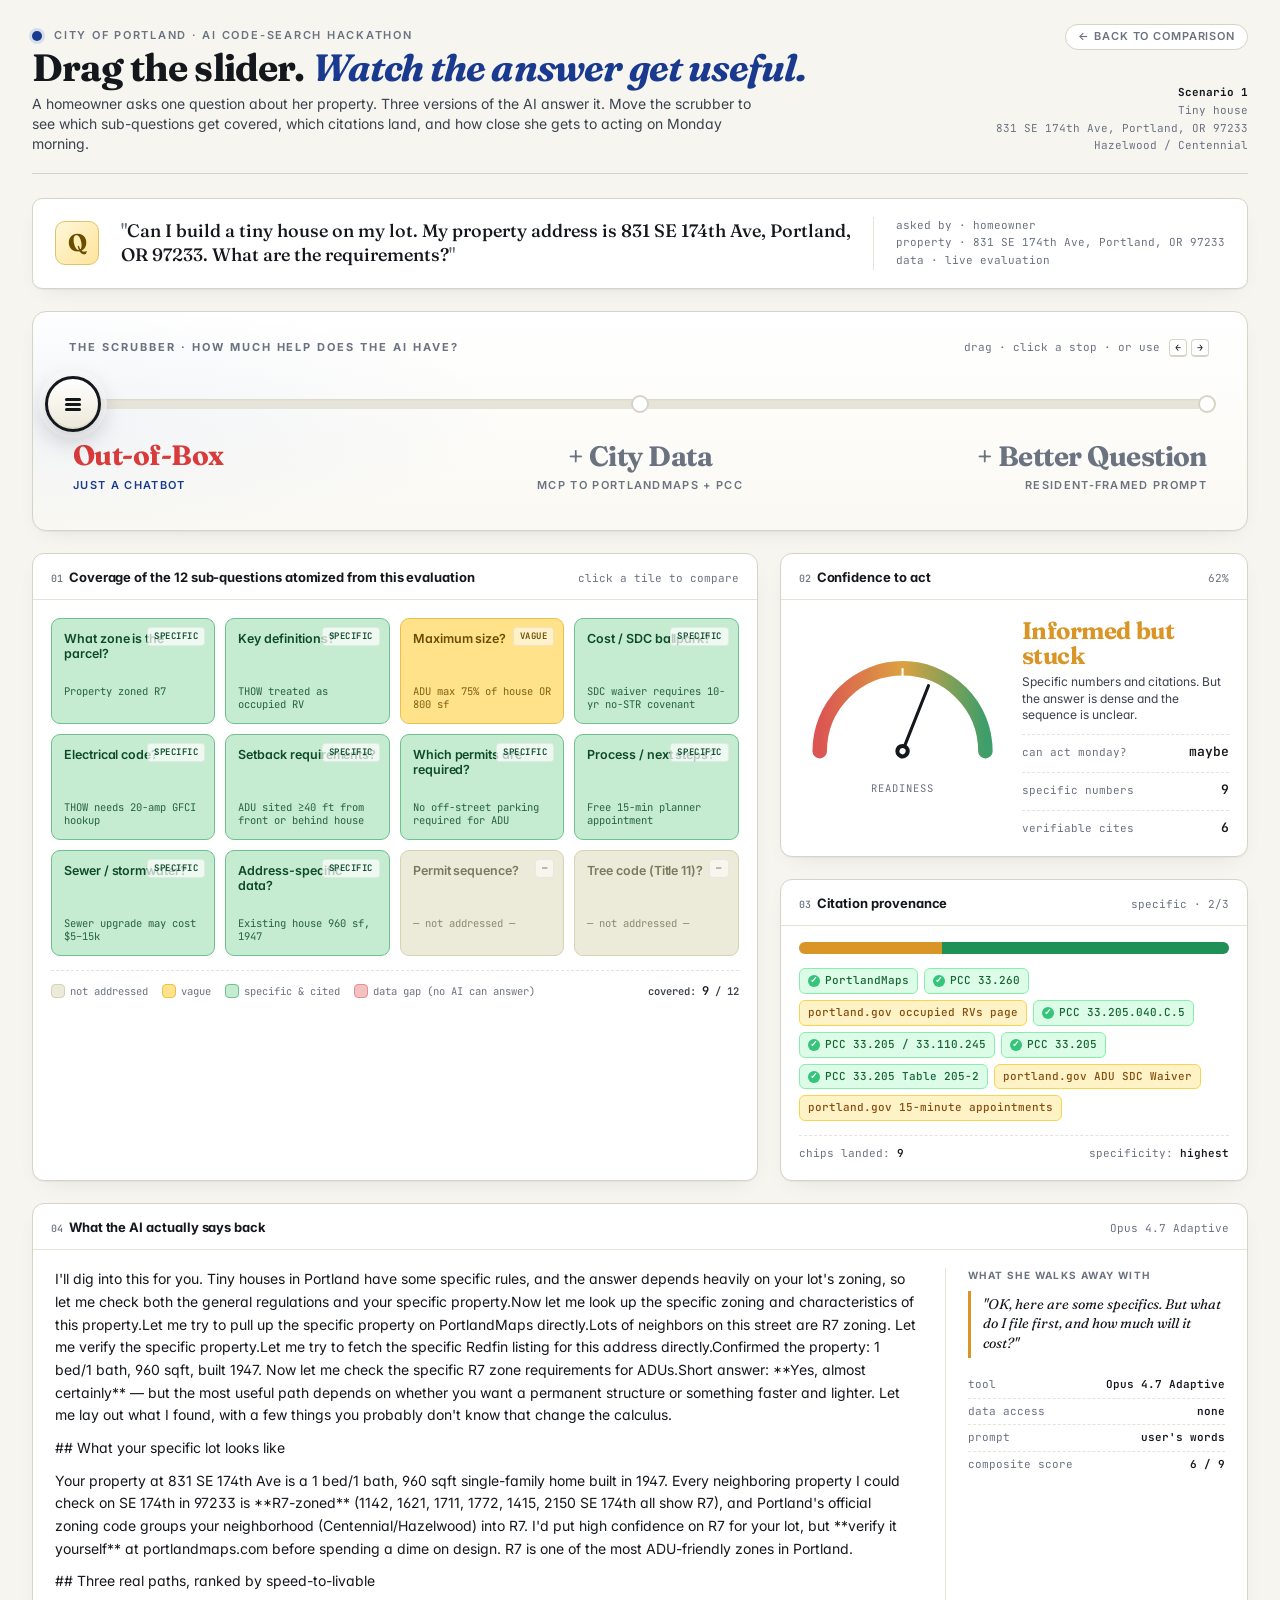
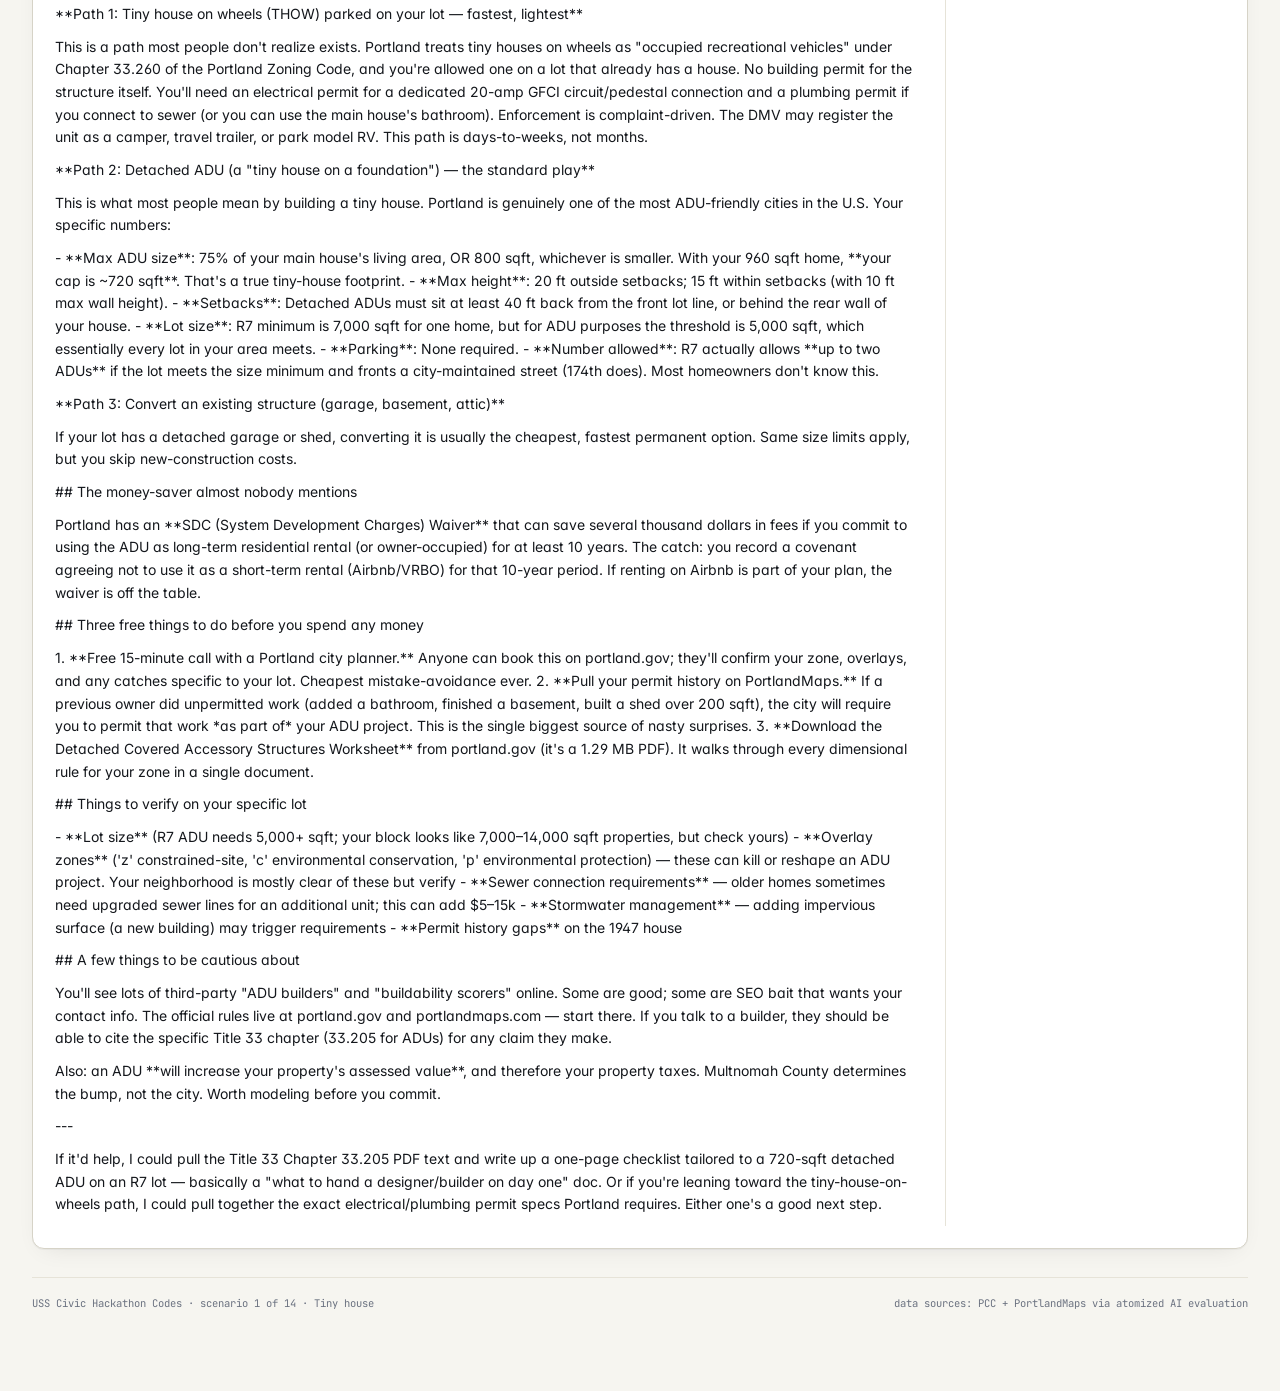
<file: site/mockup-b-scrubber.html>
<!DOCTYPE html>
<html lang="en">
<head>
<meta charset="UTF-8" />
<meta name="viewport" content="width=device-width, initial-scale=1.0" />
<title>The Scrubber — How Portland's AI answer changes</title>
<link rel="preconnect" href="https://fonts.googleapis.com">
<link rel="preconnect" href="https://fonts.gstatic.com" crossorigin>
<link href="https://fonts.googleapis.com/css2?family=Inter:wght@400;500;600;700;800&family=JetBrains+Mono:wght@400;500;600&family=Fraunces:wght@500;700&display=swap" rel="stylesheet">
<style>
  :root {
    --bg: #f6f5f0;
    --paper: #ffffff;
    --ink: #14171c;
    --ink-2: #3b424d;
    --ink-3: #6b7280;
    --rule: #e6e3d8;
    --rule-strong: #d6d3c7;
    --accent: #1a3a8f;       /* deep civic blue */
    --accent-2: #2156d6;
    --hot: #d83b3b;
    --warn: #d99526;
    --good: #1f9156;
    --good-2: #34c47a;
    --cell-empty: #ecead9;
    --cell-vague: #ffe28a;
    --cell-vague-ink: #6b4d00;
    --cell-spec: #c5ecd1;
    --cell-spec-ink: #0d4a2a;
    --cell-gap: #f3c1c1;
    --cell-gap-ink: #7a1717;
    --shadow: 0 1px 0 rgba(20,23,28,0.04), 0 8px 24px -12px rgba(20,23,28,0.12);
  }

  *, *::before, *::after { box-sizing: border-box; margin: 0; padding: 0; }
  html, body { background: var(--bg); color: var(--ink); }
  body {
    font-family: 'Inter', system-ui, sans-serif;
    font-feature-settings: "ss01", "cv11";
    -webkit-font-smoothing: antialiased;
    line-height: 1.45;
    min-height: 100vh;
    padding: 28px 32px 80px;
  }

  .frame { max-width: 1480px; margin: 0 auto; }

  /* ───── Masthead ───── */
  .masthead {
    display: grid;
    grid-template-columns: 1fr auto;
    align-items: end;
    padding-bottom: 18px;
    border-bottom: 1px solid var(--rule-strong);
    margin-bottom: 24px;
    gap: 24px;
  }
  .brand {
    display: flex;
    align-items: center;
    gap: 12px;
    font-size: 11px;
    font-weight: 600;
    letter-spacing: 0.16em;
    text-transform: uppercase;
    color: var(--ink-3);
  }
  .brand .dot {
    width: 10px; height: 10px; border-radius: 50%;
    background: var(--accent);
    box-shadow: 0 0 0 3px rgba(33,86,214,0.15);
  }
  .h1 {
    font-family: 'Fraunces', Georgia, serif;
    font-size: 38px;
    font-weight: 700;
    letter-spacing: -0.022em;
    line-height: 1.05;
    margin-top: 4px;
    color: var(--ink);
  }
  .h1 em { font-style: italic; color: var(--accent); }
  .deck {
    font-size: 14px;
    color: var(--ink-2);
    max-width: 720px;
    margin-top: 6px;
  }
  .meta {
    font-family: 'JetBrains Mono', monospace;
    font-size: 11px;
    color: var(--ink-3);
    text-align: right;
    line-height: 1.6;
  }
  .meta strong { color: var(--ink); }

  /* ───── Question card ───── */
  .question-card {
    background: var(--paper);
    border: 1px solid var(--rule-strong);
    border-radius: 10px;
    padding: 18px 22px;
    margin-bottom: 22px;
    display: grid;
    grid-template-columns: auto 1fr auto;
    gap: 22px;
    align-items: center;
    box-shadow: var(--shadow);
  }
  .qmark {
    width: 44px; height: 44px;
    border-radius: 10px;
    background: linear-gradient(135deg, #fff7d8, #ffe49b);
    border: 1px solid #e2c269;
    display: flex; align-items: center; justify-content: center;
    font-family: 'Fraunces', serif;
    font-size: 24px;
    font-weight: 700;
    color: #6b4d00;
  }
  .question-text {
    font-family: 'Fraunces', Georgia, serif;
    font-size: 18px;
    font-weight: 500;
    color: var(--ink);
    line-height: 1.35;
  }
  .question-text .quote-mark { color: var(--ink-3); }
  .question-meta {
    font-family: 'JetBrains Mono', monospace;
    font-size: 11px;
    color: var(--ink-3);
    border-left: 1px solid var(--rule);
    padding-left: 22px;
    line-height: 1.6;
  }
  .question-meta strong { color: var(--ink); }

  /* ───── THE SCRUBBER (hero) ───── */
  .scrubber {
    background: linear-gradient(180deg, #ffffff 0%, #faf9f3 100%);
    border: 1px solid var(--rule-strong);
    border-radius: 14px;
    padding: 28px 36px 26px;
    margin-bottom: 22px;
    box-shadow: var(--shadow);
    position: relative;
    overflow: hidden;
  }
  .scrubber::before {
    content: '';
    position: absolute;
    inset: 0;
    background:
      radial-gradient(800px 200px at var(--track-pct, 50%) 50%, rgba(33,86,214,0.05), transparent 60%);
    pointer-events: none;
    transition: background 400ms ease;
  }
  .scrubber-head {
    display: flex;
    justify-content: space-between;
    align-items: baseline;
    margin-bottom: 22px;
  }
  .scrubber-head .label {
    font-size: 11px;
    text-transform: uppercase;
    letter-spacing: 0.18em;
    color: var(--ink-3);
    font-weight: 700;
  }
  .scrubber-head .hint {
    font-family: 'JetBrains Mono', monospace;
    font-size: 11px;
    color: var(--ink-3);
  }
  .scrubber-head .hint kbd {
    background: var(--paper);
    border: 1px solid var(--rule-strong);
    border-bottom-width: 2px;
    border-radius: 4px;
    padding: 1px 5px;
    font-family: inherit;
    font-size: 10px;
    color: var(--ink);
    margin: 0 2px;
  }

  .track-wrap {
    position: relative;
    padding: 0 4px;
  }
  .track {
    position: relative;
    height: 10px;
    background: var(--rule);
    border-radius: 8px;
    margin: 44px 0 22px;
    box-shadow: inset 0 1px 2px rgba(0,0,0,0.06);
  }
  .track-fill {
    position: absolute;
    top: 0; left: 0;
    height: 100%;
    border-radius: 6px;
    background: linear-gradient(90deg, var(--hot) 0%, var(--warn) 50%, var(--good) 100%);
    width: var(--track-pct, 0%);
    transition: width 520ms cubic-bezier(0.22, 1, 0.36, 1);
  }
  .track-stops {
    position: absolute;
    inset: 0;
    pointer-events: none;
  }
  .stop {
    position: absolute;
    top: 50%;
    width: 18px; height: 18px;
    border-radius: 50%;
    background: var(--paper);
    border: 2px solid var(--rule-strong);
    transform: translate(-50%, -50%);
    transition: all 320ms ease;
  }
  .stop.active {
    background: var(--ink);
    border-color: var(--ink);
    transform: translate(-50%, -50%) scale(1.05);
  }
  .stop[data-pos="0"] { left: 0%; }
  .stop[data-pos="1"] { left: 50%; }
  .stop[data-pos="2"] { left: 100%; }

  .handle {
    position: absolute;
    top: 50%;
    left: var(--track-pct, 0%);
    transform: translate(-50%, -50%);
    width: 56px; height: 56px;
    border-radius: 50%;
    background: linear-gradient(180deg, #ffffff, #ece9d8);
    border: 3px solid var(--ink);
    box-shadow: 0 8px 24px rgba(20,23,28,0.22), 0 0 0 6px rgba(255,255,255,0.7), inset 0 -2px 0 rgba(0,0,0,0.05);
    cursor: grab;
    transition: left 520ms cubic-bezier(0.22, 1, 0.36, 1), box-shadow 200ms ease, transform 200ms ease;
    z-index: 3;
    display: flex;
    align-items: center;
    justify-content: center;
  }
  .handle::after {
    content: '';
    width: 16px;
    height: 2.5px;
    background: var(--ink);
    border-radius: 2px;
    box-shadow: 0 -5px 0 var(--ink), 0 5px 0 var(--ink);
  }
  .handle:hover { box-shadow: 0 6px 22px rgba(20,23,28,0.22); }
  .handle:active { cursor: grabbing; transform: translate(-50%, -50%) scale(0.96); }

  .stop-labels {
    display: grid;
    grid-template-columns: repeat(3, 1fr);
    gap: 12px;
    margin-top: 10px;
  }
  .stop-label {
    text-align: center;
    cursor: pointer;
    user-select: none;
    padding: 10px 8px;
    border-radius: 8px;
    transition: background 200ms ease;
  }
  .stop-label:hover { background: rgba(20,23,28,0.03); }
  .stop-label[data-pos="0"] { text-align: left; padding-left: 0; }
  .stop-label[data-pos="2"] { text-align: right; padding-right: 0; }
  .stop-label .name {
    font-family: 'Fraunces', Georgia, serif;
    font-size: 28px;
    font-weight: 700;
    letter-spacing: -0.018em;
    color: var(--ink-3);
    transition: color 320ms ease, transform 320ms ease;
    display: inline-block;
    line-height: 1.1;
  }
  .stop-label.active .name { transform: translateY(-1px); }
  .stop-label .desc {
    font-size: 11px;
    color: var(--ink-3);
    margin-top: 5px;
    text-transform: uppercase;
    letter-spacing: 0.12em;
    font-weight: 600;
  }
  .stop-label.active .name { color: var(--ink); }
  .stop-label.active .desc { color: var(--accent); }
  .stop-label[data-pos="0"].active .name { color: var(--hot); }
  .stop-label[data-pos="1"].active .name { color: var(--warn); }
  .stop-label[data-pos="2"].active .name { color: var(--good); }

  /* ───── Main grid: heatmap + right rail ───── */
  .work {
    display: grid;
    grid-template-columns: minmax(0, 1.55fr) minmax(0, 1fr);
    gap: 22px;
  }

  .panel {
    background: var(--paper);
    border: 1px solid var(--rule-strong);
    border-radius: 12px;
    box-shadow: var(--shadow);
    overflow: hidden;
  }
  .panel-head {
    padding: 14px 18px 12px;
    border-bottom: 1px solid var(--rule);
    display: flex;
    align-items: baseline;
    justify-content: space-between;
    gap: 12px;
  }
  .panel-title {
    font-size: 13px;
    font-weight: 700;
    letter-spacing: -0.005em;
    color: var(--ink);
  }
  .panel-title .num {
    font-family: 'JetBrains Mono', monospace;
    font-size: 10px;
    color: var(--ink-3);
    margin-right: 6px;
    font-weight: 500;
  }
  .panel-sub {
    font-size: 11px;
    color: var(--ink-3);
    font-family: 'JetBrains Mono', monospace;
  }

  /* ── Coverage heatmap ── */
  .heatmap-body { padding: 18px; }
  .heatmap {
    display: grid;
    grid-template-columns: repeat(4, 1fr);
    gap: 10px;
  }
  .hm-cell {
    aspect-ratio: 1.55 / 1;
    border-radius: 9px;
    padding: 12px 12px 10px;
    background: var(--cell-empty);
    color: #6b6f50;
    border: 1px solid #d8d4ba;
    cursor: pointer;
    position: relative;
    overflow: hidden;
    display: flex;
    flex-direction: column;
    justify-content: space-between;
    transition: background 480ms ease, color 480ms ease, border-color 480ms ease, transform 200ms ease;
  }
  .hm-cell:hover { transform: translateY(-2px); }
  .hm-cell .q {
    font-size: 12.5px;
    font-weight: 600;
    line-height: 1.25;
    letter-spacing: -0.005em;
  }
  .hm-cell .a {
    font-family: 'JetBrains Mono', monospace;
    font-size: 10.5px;
    line-height: 1.3;
    opacity: 0.85;
    min-height: 28px;
    transition: opacity 320ms ease;
  }
  .hm-cell .badge {
    position: absolute;
    top: 8px; right: 9px;
    font-family: 'JetBrains Mono', monospace;
    font-size: 9px;
    font-weight: 600;
    text-transform: uppercase;
    letter-spacing: 0.06em;
    padding: 2px 6px;
    border-radius: 4px;
    background: rgba(255,255,255,0.55);
    border: 1px solid rgba(0,0,0,0.06);
  }
  .hm-cell[data-state="empty"]    { background: var(--cell-empty); color: #7a7a5e; border-color: #d6d2b4; }
  .hm-cell[data-state="vague"]    { background: var(--cell-vague); color: var(--cell-vague-ink); border-color: #e6c150; }
  .hm-cell[data-state="specific"] { background: var(--cell-spec);  color: var(--cell-spec-ink);  border-color: #6dc28e; }
  .hm-cell[data-state="gap"]      { background: var(--cell-gap);   color: var(--cell-gap-ink);   border-color: #e69191; }
  .hm-cell[data-state="empty"] .badge    { color: #7a7a5e; }
  .hm-cell[data-state="vague"] .badge    { color: var(--cell-vague-ink); }
  .hm-cell[data-state="specific"] .badge { color: var(--cell-spec-ink);  background: rgba(255,255,255,0.7); }
  .hm-cell[data-state="gap"] .badge      { color: var(--cell-gap-ink); }

  .hm-cell .pulse {
    position: absolute;
    inset: 0;
    background: rgba(255,255,255,0.85);
    pointer-events: none;
    opacity: 0;
  }
  .hm-cell.flash .pulse { animation: cellFlash 480ms ease-out; }
  @keyframes cellFlash {
    0%   { opacity: 0.7; }
    100% { opacity: 0; }
  }

  .heatmap-legend {
    margin-top: 14px;
    padding-top: 12px;
    border-top: 1px dashed var(--rule);
    display: flex;
    flex-wrap: wrap;
    gap: 14px;
    font-family: 'JetBrains Mono', monospace;
    font-size: 10.5px;
    color: var(--ink-3);
    align-items: center;
  }
  .heatmap-legend .swatch {
    display: inline-block;
    width: 14px; height: 14px;
    border-radius: 4px;
    vertical-align: middle;
    margin-right: 5px;
    border: 1px solid rgba(0,0,0,0.08);
  }
  .heatmap-legend .l { display: inline-flex; align-items: center; }
  .heatmap-stats {
    margin-left: auto;
    color: var(--ink-2);
    font-weight: 600;
  }
  .heatmap-stats .num {
    color: var(--ink);
    font-size: 12px;
  }

  /* ── Right rail: gauge + citations + response ── */
  .rail { display: flex; flex-direction: column; gap: 22px; }

  /* gauge */
  .gauge-body {
    padding: 16px 18px 18px;
    display: grid;
    grid-template-columns: 1fr 1fr;
    gap: 16px;
    align-items: center;
  }
  .gauge {
    position: relative;
    width: 100%;
    aspect-ratio: 2 / 1.15;
  }
  .gauge svg { width: 100%; height: 100%; display: block; }
  .gauge-label {
    text-align: center;
    margin-top: 4px;
    font-family: 'JetBrains Mono', monospace;
    font-size: 10.5px;
    text-transform: uppercase;
    letter-spacing: 0.1em;
    color: var(--ink-3);
  }
  .gauge-value {
    font-family: 'Fraunces', Georgia, serif;
    font-size: 24px;
    font-weight: 700;
    letter-spacing: -0.02em;
    color: var(--ink);
    line-height: 1.05;
    margin-top: 2px;
    transition: color 320ms ease;
  }
  .gauge-value.s-0 { color: var(--hot); }
  .gauge-value.s-1 { color: var(--warn); }
  .gauge-value.s-2 { color: var(--good); }
  .gauge-readout .small {
    font-size: 12px;
    color: var(--ink-2);
    line-height: 1.4;
    margin-top: 6px;
  }
  .gauge-readout .stat-row {
    display: flex;
    justify-content: space-between;
    align-items: baseline;
    font-family: 'JetBrains Mono', monospace;
    font-size: 11px;
    color: var(--ink-3);
    border-top: 1px dashed var(--rule);
    padding-top: 8px;
    margin-top: 10px;
  }
  .gauge-readout .stat-row span:last-child {
    color: var(--ink);
    font-weight: 600;
    font-size: 13px;
    font-variant-numeric: tabular-nums;
  }

  .needle {
    transition: transform 600ms cubic-bezier(0.22, 1, 0.36, 1);
  }

  /* ── Citation provenance bar ── */
  .cite-body { padding: 16px 18px 18px; }
  .cite-bar {
    height: 12px;
    background: var(--rule);
    border-radius: 6px;
    overflow: hidden;
    margin-bottom: 14px;
    display: flex;
  }
  .cite-bar .seg {
    height: 100%;
    flex: 0 0 auto;
    transition: width 520ms cubic-bezier(0.22, 1, 0.36, 1), background 320ms ease;
  }
  .cite-bar .seg.vague    { background: var(--warn); }
  .cite-bar .seg.specific { background: var(--good); }
  .cite-bar .seg.deep     { background: var(--accent); }

  .chips {
    display: flex;
    flex-wrap: wrap;
    gap: 6px;
    min-height: 30px;
  }
  .chip {
    display: inline-flex;
    align-items: center;
    gap: 5px;
    font-family: 'JetBrains Mono', monospace;
    font-size: 11px;
    font-weight: 500;
    padding: 4px 8px;
    border-radius: 6px;
    transform: translateY(0);
    transition: opacity 320ms ease, transform 320ms ease;
    border: 1px solid transparent;
    white-space: nowrap;
  }
  .chip.vague    { background: #fef3c7; color: #854d0e; border-color: #fcd34d; }
  .chip.specific { background: #dcfce7; color: #166534; border-color: #86efac; }
  .chip.deep     { background: #dbe6ff; color: #1a3a8f; border-color: #94b3ee; }
  .chip .tick {
    width: 12px; height: 12px;
    border-radius: 50%;
    display: inline-flex;
    align-items: center;
    justify-content: center;
    font-size: 9px;
    font-weight: 700;
  }
  .chip.specific .tick { background: var(--good-2); color: white; }
  .chip.deep .tick { background: var(--accent); color: white; }
  .chip.entering {
    animation: chipPop 420ms cubic-bezier(0.22, 1.6, 0.36, 1);
  }
  @keyframes chipPop {
    0%   { opacity: 0; transform: translateY(6px) scale(0.9); }
    60%  { opacity: 1; transform: translateY(-2px) scale(1.04); }
    100% { opacity: 1; transform: translateY(0) scale(1); }
  }

  .cite-stats {
    display: flex;
    justify-content: space-between;
    margin-top: 14px;
    padding-top: 10px;
    border-top: 1px dashed var(--rule);
    font-family: 'JetBrains Mono', monospace;
    font-size: 11px;
    color: var(--ink-3);
  }
  .cite-stats .v { color: var(--ink); font-weight: 600; }

  /* ── Response panel (full width, below) ── */
  .response-panel { margin-top: 22px; }
  .response-body {
    padding: 18px 22px 22px;
    display: grid;
    grid-template-columns: 1fr 280px;
    gap: 28px;
  }
  .response-text {
    font-size: 14px;
    color: var(--ink);
    line-height: 1.62;
    min-height: 220px;
  }
  .response-text p { margin-bottom: 10px; }
  .response-text strong { font-weight: 600; }
  .response-text em { font-style: italic; color: var(--ink-2); }
  .response-text .cite-inline {
    font-family: 'JetBrains Mono', monospace;
    font-size: 12px;
    background: #dbe6ff;
    color: #1a3a8f;
    padding: 1px 5px;
    border-radius: 3px;
    border: 1px solid #b4c7ee;
  }
  .response-text .vague-inline {
    background: #fef3c7;
    color: #854d0e;
    padding: 1px 5px;
    border-radius: 3px;
    border: 1px solid #fcd34d;
  }
  .response-text .num-bad {
    text-decoration: line-through wavy var(--hot);
    text-decoration-thickness: 1px;
    color: #7a1717;
  }
  .response-text .gap-inline {
    color: var(--hot);
    font-style: italic;
    background: #fff0f0;
    padding: 1px 4px;
    border-radius: 3px;
    border: 1px dashed #f3c1c1;
  }
  .response-text .num-good {
    background: #dcfce7;
    color: #166534;
    padding: 1px 5px;
    border-radius: 3px;
    border: 1px solid #86efac;
    font-weight: 600;
  }

  .response-aside {
    border-left: 1px solid var(--rule);
    padding-left: 22px;
    font-size: 12px;
    color: var(--ink-2);
  }
  .response-aside h4 {
    font-size: 10px;
    text-transform: uppercase;
    letter-spacing: 0.14em;
    color: var(--ink-3);
    margin-bottom: 8px;
    font-weight: 700;
  }
  .walkaway-quote {
    font-family: 'Fraunces', Georgia, serif;
    font-style: italic;
    font-size: 14px;
    line-height: 1.4;
    color: var(--ink);
    border-left: 3px solid var(--accent);
    padding: 4px 0 4px 12px;
    margin-bottom: 14px;
  }
  .walkaway-quote.hot   { border-left-color: var(--hot); }
  .walkaway-quote.warn  { border-left-color: var(--warn); }
  .walkaway-quote.good  { border-left-color: var(--good); }

  .response-aside .meta-row {
    display: flex;
    justify-content: space-between;
    padding: 5px 0;
    border-bottom: 1px dashed var(--rule);
    font-family: 'JetBrains Mono', monospace;
    font-size: 11px;
  }
  .response-aside .meta-row:last-child { border-bottom: none; }
  .response-aside .meta-row .k { color: var(--ink-3); }
  .response-aside .meta-row .v { color: var(--ink); font-weight: 600; }

  .response-text.morph { animation: textMorph 520ms ease; }
  @keyframes textMorph {
    0% { opacity: 0; transform: translateY(4px); }
    100% { opacity: 1; transform: translateY(0); }
  }

  /* ── Drilldown popover ── */
  .drilldown-overlay {
    position: fixed;
    inset: 0;
    background: rgba(20,23,28,0.45);
    z-index: 50;
    display: none;
    align-items: center;
    justify-content: center;
    padding: 40px;
    backdrop-filter: blur(2px);
  }
  .drilldown-overlay.show { display: flex; animation: fadeIn 200ms ease; }
  @keyframes fadeIn { from { opacity: 0; } to { opacity: 1; } }
  .drilldown {
    background: var(--paper);
    border-radius: 14px;
    max-width: 820px;
    width: 100%;
    box-shadow: 0 30px 80px rgba(0,0,0,0.3);
    overflow: hidden;
  }
  .drilldown-head {
    padding: 18px 22px;
    border-bottom: 1px solid var(--rule);
    display: flex;
    justify-content: space-between;
    align-items: center;
    background: linear-gradient(180deg, #faf9f3, #fff);
  }
  .drilldown-head h3 {
    font-family: 'Fraunces', Georgia, serif;
    font-size: 20px;
    font-weight: 700;
    letter-spacing: -0.01em;
  }
  .drilldown-close {
    background: none; border: 1px solid var(--rule-strong);
    width: 30px; height: 30px;
    border-radius: 50%; cursor: pointer;
    color: var(--ink-2);
    font-size: 16px;
  }
  .drilldown-close:hover { background: var(--bg); }
  .drilldown-grid {
    display: grid;
    grid-template-columns: 1fr 1fr;
  }
  .dd-col {
    padding: 18px 22px;
    font-size: 13px;
    line-height: 1.5;
    color: var(--ink);
    min-height: 200px;
  }
  .dd-col + .dd-col { border-left: 1px solid var(--rule); }
  .dd-col h4 {
    font-size: 10px;
    text-transform: uppercase;
    letter-spacing: 0.14em;
    color: var(--ink-3);
    margin-bottom: 10px;
    font-weight: 700;
  }
  .dd-col.ai h4 { color: var(--ink-3); }
  .dd-col.truth { background: #fafefb; }
  .dd-col.truth h4 { color: #15803d; }
  .dd-col .badge {
    display: inline-block;
    font-family: 'JetBrains Mono', monospace;
    font-size: 10px;
    padding: 2px 6px;
    border-radius: 4px;
    margin-bottom: 10px;
  }
  .dd-col .badge.empty    { background: var(--cell-empty); color: #6b6f50; }
  .dd-col .badge.vague    { background: var(--cell-vague); color: var(--cell-vague-ink); }
  .dd-col .badge.specific { background: var(--cell-spec);  color: var(--cell-spec-ink); }
  .dd-col .badge.gap      { background: var(--cell-gap);   color: var(--cell-gap-ink); }
  .dd-col .src {
    margin-top: 12px;
    font-family: 'JetBrains Mono', monospace;
    font-size: 11px;
    color: var(--accent);
  }

  /* ── Footer ── */
  .footnote {
    margin-top: 28px;
    padding-top: 18px;
    border-top: 1px solid var(--rule);
    font-family: 'JetBrains Mono', monospace;
    font-size: 10.5px;
    color: var(--ink-3);
    display: flex;
    justify-content: space-between;
    gap: 22px;
  }
  .footnote a { color: var(--accent); text-decoration: none; }

  @media (max-width: 1100px) {
    .work { grid-template-columns: 1fr; }
    .response-body { grid-template-columns: 1fr; }
    .response-aside { border-left: none; padding-left: 0; border-top: 1px solid var(--rule); padding-top: 18px; }
  }
</style>
</head>
<body>

<div class="frame">

  <!-- Masthead -->
  <header class="masthead">
    <div>
      <div class="brand"><span class="dot"></span> City of Portland · AI code-search hackathon</div>
      <h1 class="h1">Drag the slider. <em>Watch the answer get useful.</em></h1>
      <p class="deck">A homeowner asks one question about her property. Three versions of the AI answer it. Move the scrubber to see which sub-questions get covered, which citations land, and how close she gets to acting on Monday morning.</p>
    </div>
    <div class="meta" id="masthead-meta">
      <strong id="meta-scenario-num">Scenario –</strong><br>
      <span id="meta-label">&nbsp;</span><br>
      <span id="meta-address">&nbsp;</span><br>
      <span id="meta-neighborhood">&nbsp;</span>
    </div>
  </header>

  <!-- Back link -->
  <a class="back-link"
     href="/"
     style="position:absolute; top:24px; right:32px;
            font-family:'Inter',sans-serif; font-size:11px; font-weight:600;
            letter-spacing:0.08em; text-transform:uppercase;
            color:var(--ink-3); text-decoration:none;
            padding:4px 12px; border:1px solid var(--rule-strong);
            border-radius:999px; background:var(--paper); white-space:nowrap;
            z-index:10;">&larr; Back to comparison</a>

  <!-- Question -->
  <section class="question-card">
    <div class="qmark">Q</div>
    <div class="question-text">
      <span class="quote-mark">"</span><span id="question-text">Loading scenario…</span><span class="quote-mark">"</span>
    </div>
    <div class="question-meta">
      asked by · homeowner<br>
      property · <span id="question-property">&nbsp;</span><br>
      data · live evaluation
    </div>
  </section>

  <!-- THE SCRUBBER -->
  <section class="scrubber" id="scrubber">
    <div class="scrubber-head">
      <div class="label">The Scrubber · how much help does the AI have?</div>
      <div class="hint">drag · click a stop · or use <kbd>←</kbd><kbd>→</kbd></div>
    </div>

    <div class="track-wrap">
      <div class="track" id="track">
        <div class="track-fill" id="trackFill"></div>
        <div class="track-stops">
          <span class="stop" data-pos="0"></span>
          <span class="stop" data-pos="1"></span>
          <span class="stop" data-pos="2"></span>
        </div>
        <div class="handle" id="handle" tabindex="0" role="slider" aria-valuemin="0" aria-valuemax="2" aria-valuenow="0"></div>
      </div>
      <div class="stop-labels">
        <div class="stop-label" data-pos="0">
          <div class="name">Out-of-Box</div>
          <div class="desc">just a chatbot</div>
        </div>
        <div class="stop-label" data-pos="1">
          <div class="name">+ City Data</div>
          <div class="desc">MCP to PortlandMaps + PCC</div>
        </div>
        <div class="stop-label" data-pos="2">
          <div class="name">+ Better Question</div>
          <div class="desc">resident-framed prompt</div>
        </div>
      </div>
    </div>
  </section>

  <!-- Main work area -->
  <div class="work">
    <!-- Left: heatmap -->
    <section class="panel">
      <header class="panel-head">
        <div class="panel-title"><span class="num">01</span><span id="coverage-title">Coverage of the things she actually needs to know</span></div>
        <div class="panel-sub">click a tile to compare</div>
      </header>
      <div class="heatmap-body">
        <div class="heatmap" id="heatmap"></div>

        <div class="heatmap-legend">
          <span class="l"><span class="swatch" style="background: var(--cell-empty); border-color: #d6d2b4;"></span>not addressed</span>
          <span class="l"><span class="swatch" style="background: var(--cell-vague); border-color: #e6c150;"></span>vague</span>
          <span class="l"><span class="swatch" style="background: var(--cell-spec); border-color: #6dc28e;"></span>specific & cited</span>
          <span class="l"><span class="swatch" style="background: var(--cell-gap); border-color: #e69191;"></span>data gap (no AI can answer)</span>
          <span class="heatmap-stats" id="hmStats">covered: <span class="num">0</span> / 12</span>
        </div>
      </div>
    </section>

    <!-- Right rail -->
    <aside class="rail">
      <!-- Confidence gauge -->
      <section class="panel">
        <header class="panel-head">
          <div class="panel-title"><span class="num">02</span>Confidence to act</div>
          <div class="panel-sub" id="gaugePct">0%</div>
        </header>
        <div class="gauge-body">
          <div>
            <div class="gauge">
              <svg viewBox="0 0 200 115">
                <defs>
                  <linearGradient id="arcGrad" x1="0%" y1="0%" x2="100%" y2="0%">
                    <stop offset="0%" stop-color="#d83b3b"/>
                    <stop offset="50%" stop-color="#d99526"/>
                    <stop offset="100%" stop-color="#1f9156"/>
                  </linearGradient>
                </defs>
                <!-- background arc -->
                <path d="M 20 90 A 80 80 0 0 1 180 90" stroke="#ecead9" stroke-width="14" fill="none" stroke-linecap="round"/>
                <!-- colored arc -->
                <path d="M 20 90 A 80 80 0 0 1 180 90" stroke="url(#arcGrad)" stroke-width="14" fill="none" stroke-linecap="round" opacity="0.85"/>
                <!-- ticks -->
                <g stroke="#fff" stroke-width="2">
                  <line x1="100" y1="10" x2="100" y2="20"/>
                </g>
                <!-- needle -->
                <g class="needle" id="needle" transform="rotate(-90 100 90)">
                  <line x1="100" y1="90" x2="100" y2="22" stroke="#14171c" stroke-width="3" stroke-linecap="round"/>
                  <circle cx="100" cy="90" r="7" fill="#14171c"/>
                  <circle cx="100" cy="90" r="3" fill="#faf9f3"/>
                </g>
              </svg>
            </div>
            <div class="gauge-label">readiness</div>
          </div>
          <div class="gauge-readout">
            <div class="gauge-value s-0" id="gaugeValue">Speculative</div>
            <div class="small" id="gaugeSmall">She has vibes. No specific numbers, no zone confirmed, no permit sequence.</div>
            <div class="stat-row"><span>can act monday?</span><span id="actMonday">no</span></div>
            <div class="stat-row"><span>specific numbers</span><span id="specCount">0</span></div>
            <div class="stat-row"><span>verifiable cites</span><span id="citeCount">0</span></div>
          </div>
        </div>
      </section>

      <!-- Citation provenance -->
      <section class="panel">
        <header class="panel-head">
          <div class="panel-title"><span class="num">03</span>Citation provenance</div>
          <div class="panel-sub" id="citeQuality">vague · 1/3</div>
        </header>
        <div class="cite-body">
          <div class="cite-bar">
            <div class="seg vague"    id="segVague"    style="width: 0%"></div>
            <div class="seg specific" id="segSpecific" style="width: 0%"></div>
            <div class="seg deep"     id="segDeep"     style="width: 0%"></div>
          </div>
          <div class="chips" id="chips"></div>
          <div class="cite-stats">
            <span>chips landed: <span class="v" id="chipCount">0</span></span>
            <span>specificity: <span class="v" id="specificity">—</span></span>
          </div>
        </div>
      </section>
    </aside>
  </div>

  <!-- Response panel (below) -->
  <section class="panel response-panel">
    <header class="panel-head">
      <div class="panel-title"><span class="num">04</span>What the AI actually says back</div>
      <div class="panel-sub" id="responseTool">ChatGPT · no tools</div>
    </header>
    <div class="response-body">
      <div class="response-text" id="responseText"></div>
      <div class="response-aside">
        <h4>What she walks away with</h4>
        <blockquote class="walkaway-quote hot" id="walkaway"></blockquote>
        <div class="meta-row"><span class="k">tool</span><span class="v" id="metaTool">ChatGPT</span></div>
        <div class="meta-row"><span class="k">data access</span><span class="v" id="metaData">none</span></div>
        <div class="meta-row"><span class="k">prompt</span><span class="v" id="metaPrompt">user's words</span></div>
        <div class="meta-row"><span class="k">composite score</span><span class="v" id="metaScore">4/9</span></div>
      </div>
    </div>
  </section>

  <footer class="footnote">
    <span id="footer-scenario">USS Civic Hackathon Codes · scenario detail · drag-to-explore</span>
    <span>data sources: PCC + PortlandMaps via atomized AI evaluation</span>
  </footer>

</div>

<!-- Drilldown -->
<div class="drilldown-overlay" id="drilldown">
  <div class="drilldown">
    <div class="drilldown-head">
      <h3 id="ddTitle">Sub-question</h3>
      <button class="drilldown-close" id="ddClose">×</button>
    </div>
    <div class="drilldown-grid">
      <div class="dd-col ai">
        <h4>What the AI said</h4>
        <span class="badge" id="ddBadge">vague</span>
        <div id="ddAi"></div>
        <div class="src" id="ddAiSrc"></div>
      </div>
      <div class="dd-col truth">
        <h4>The verified Portland answer</h4>
        <div id="ddTruth"></div>
        <div class="src" id="ddTruthSrc"></div>
      </div>
    </div>
  </div>
</div>

<script type="module">
// ────────────────────────────────────────────────────────────
// Live-data version of the scrubber detail view.
// Loads the unified scenario payload and populates header,
// heatmap, citations, response, and gauge.
// ────────────────────────────────────────────────────────────
import { loadScenarioPayload } from './lib/scenario-payload.js';

// Per-position labels — these are constant across scenarios.
const POSITIONS = [
  { metaTool: 'OOB · no tools',                metaPrompt: "user's words" },
  { metaTool: 'MCP · PortlandMaps tools',      metaPrompt: "user's words" },
  { metaTool: 'MCP + enriched prompt',         metaPrompt: 'enriched (resident-framed)' },
];

// Will be populated from the unified payload at load time.
let SUBQUESTIONS = [];
let CITATIONS = { 0: [], 1: [], 2: [] };
let RESPONSES = { 0: '', 1: '', 2: '' };
let META = { 0: {}, 1: {}, 2: {} };

// ────────────────────────────────────────────────────────────
// Helpers
// ────────────────────────────────────────────────────────────
function readScenarioId() {
  const raw = new URLSearchParams(location.search).get('scenario');
  if (!raw || !/^[a-z0-9-]+$/i.test(raw)) return 'tiny-house';
  return raw;
}
function escapeHtml(s) {
  return String(s == null ? '' : s)
    .replace(/&/g, '&amp;').replace(/</g, '&lt;').replace(/>/g, '&gt;')
    .replace(/"/g, '&quot;').replace(/'/g, '&#39;');
}
function paragraphsHtml(text) {
  if (!text) return '<p><em>No response captured for this variant.</em></p>';
  return String(text)
    .split(/\n{2,}/)
    .map(p => `<p>${escapeHtml(p.trim())}</p>`)
    .join('');
}
function setText(id, t) {
  const el = document.getElementById(id);
  if (el) el.textContent = t;
}

// ────────────────────────────────────────────────────────────
// Populate: turn unified payload into mockup-b's shapes
// ────────────────────────────────────────────────────────────
function populateFromPayload(payload) {
  const meta = payload.meta || {};
  const variants = payload.variants || [];
  const d = payload.derivations || {};

  // ---- Masthead ----------------------------------------------------------
  setText('meta-scenario-num', `Scenario ${meta.num || '?'}`);
  setText('meta-label', meta.label || '');
  setText('meta-address', meta.address || '');
  setText('meta-neighborhood', meta.neighborhood || '');
  setText('footer-scenario',
    `USS Civic Hackathon Codes · scenario ${meta.num || '?'} of 14 · ${meta.label || ''}`);

  // ---- Question ----------------------------------------------------------
  setText('question-text', payload.question?.resident || '(question unavailable)');
  setText('question-property', meta.address || '');

  // ---- Sub-questions: pad/truncate to a stable 12-cell grid -------------
  const subs = Array.isArray(d.subquestions) ? d.subquestions : [];
  SUBQUESTIONS = subs.slice(0, 12);
  // pad with placeholders so the 4×3 grid still fills cleanly
  while (SUBQUESTIONS.length < 12) {
    SUBQUESTIONS.push({
      key: `_pad${SUBQUESTIONS.length}`,
      q: '—',
      states: {
        0: { state: 'empty', a: '—', truth: '', truthSrc: '' },
        1: { state: 'empty', a: '—', truth: '', truthSrc: '' },
        2: { state: 'empty', a: '—', truth: '', truthSrc: '' },
      },
      aiSrc: { 0: '—', 1: '—', 2: '—' },
      _placeholder: true,
    });
  }
  setText('coverage-title',
    `Coverage of the ${subs.length || 0} sub-questions atomized from this evaluation`);

  // ---- Citations ---------------------------------------------------------
  CITATIONS = {
    0: d.citationsByPosition?.[0] || [],
    1: d.citationsByPosition?.[1] || [],
    2: d.citationsByPosition?.[2] || [],
  };

  // ---- Responses ---------------------------------------------------------
  RESPONSES = {
    0: paragraphsHtml(variants[0]?.response),
    1: paragraphsHtml(variants[1]?.response),
    2: paragraphsHtml(variants[2]?.response),
  };

  // ---- META --------------------------------------------------------------
  for (let i = 0; i < 3; i++) {
    const v = variants[i] || {};
    const g = (d.gaugeByPosition && d.gaugeByPosition[i]) || {};
    META[i] = {
      tool:        v.tool || POSITIONS[i].metaTool,
      metaTool:    v.tool || POSITIONS[i].metaTool,
      metaData:    v.metaData || POSITIONS[i].metaTool,
      metaPrompt:  v.metaPrompt || POSITIONS[i].metaPrompt,
      score:       g.compositeStr || '–',
      walkawayCls: g.walkawayCls || 'hot',
      walkaway:    g.walkaway || '',
      gaugeValue:  g.gaugeValue || '–',
      gaugeCls:    g.gaugeCls || 's-0',
      gaugeSmall:  g.gaugeSmall || '',
      actMonday:   g.actMonday || 'no',
      citeQuality: g.citeQuality || 'none · 0/3',
      specificity: g.specificity || 'low',
      gaugePct:    g.pct ?? 18,
    };
  }
}

// ────────────────────────────────────────────────────────────
// Render: heatmap cells get rebuilt from SUBQUESTIONS each load
// ────────────────────────────────────────────────────────────
const heatmapEl = document.getElementById('heatmap');
function buildHeatmapCells() {
  heatmapEl.innerHTML = '';
  SUBQUESTIONS.forEach((sq, i) => {
    const cell = document.createElement('div');
    cell.className = 'hm-cell';
    cell.dataset.idx = i;
    cell.dataset.state = 'empty';
    if (sq._placeholder) cell.style.opacity = '0.35';
    cell.innerHTML = `
      <div class="badge" data-badge>·</div>
      <div class="q">${escapeHtml(sq.q)}</div>
      <div class="a" data-answer>—</div>
      <div class="pulse"></div>
    `;
    if (!sq._placeholder) cell.addEventListener('click', () => openDrilldown(i));
    heatmapEl.appendChild(cell);
  });
}

// ────────────────────────────────────────────────────────────
// State + transitions (same DOM ids as the original mockup)
// ────────────────────────────────────────────────────────────
let pos = 0;
const handle = document.getElementById('handle');
const trackFill = document.getElementById('trackFill');
const stops = document.querySelectorAll('.stop');
const stopLabels = document.querySelectorAll('.stop-label');
const scrubber = document.getElementById('scrubber');

function setPos(newPos) {
  pos = Math.max(0, Math.min(2, newPos));
  const pct = pos === 0 ? 0 : pos === 1 ? 50 : 100;
  const pctStr = pct + '%';
  trackFill.style.width = pctStr;
  handle.style.left = pctStr;
  scrubber.style.setProperty('--track-pct', pctStr);
  handle.setAttribute('aria-valuenow', pos);

  stops.forEach(s => s.classList.toggle('active', +s.dataset.pos <= pos));
  stopLabels.forEach(l => l.classList.toggle('active', +l.dataset.pos === pos));

  updateHeatmap();
  updateCitations();
  updateGauge();
  updateResponse();
}

function updateHeatmap() {
  const cells = document.querySelectorAll('.hm-cell');
  let covered = 0;
  let realTotal = SUBQUESTIONS.filter(s => !s._placeholder).length;
  cells.forEach((cell, i) => {
    const sq = SUBQUESTIONS[i];
    if (!sq) return;
    const state = sq.states[pos];
    const prevState = cell.dataset.state;
    if (prevState !== state.state) {
      cell.classList.remove('flash');
      void cell.offsetWidth;
      cell.classList.add('flash');
    }
    cell.dataset.state = state.state;
    cell.querySelector('[data-answer]').textContent = state.a;
    const badge = cell.querySelector('[data-badge]');
    badge.textContent = state.state === 'empty' ? '—'
      : state.state === 'vague' ? 'vague'
      : state.state === 'gap' ? 'gap'
      : 'specific';
    if (!sq._placeholder && state.state === 'specific') covered++;
  });
  const stats = document.getElementById('hmStats');
  stats.innerHTML = `covered: <span class="num">${covered}</span> / ${realTotal}`;
}

const chipsEl = document.getElementById('chips');
function updateCitations() {
  const cites = CITATIONS[pos];
  chipsEl.innerHTML = '';
  let vagueCount = 0, specCount = 0, deepCount = 0;
  cites.forEach((c, i) => {
    const el = document.createElement('span');
    el.className = `chip ${c.cls} entering`;
    el.style.animationDelay = `${i * 60}ms`;
    el.innerHTML = c.cls === 'vague'
      ? escapeHtml(c.text)
      : `<span class="tick">${c.cls === 'deep' ? '★' : '✓'}</span>${escapeHtml(c.text)}`;
    chipsEl.appendChild(el);
    if (c.cls === 'vague') vagueCount++;
    else if (c.cls === 'specific') specCount++;
    else if (c.cls === 'deep') deepCount++;
  });
  const total = cites.length || 1;
  document.getElementById('segVague').style.width    = `${(vagueCount / total) * 100}%`;
  document.getElementById('segSpecific').style.width = `${(specCount / total) * 100}%`;
  document.getElementById('segDeep').style.width     = `${(deepCount / total) * 100}%`;

  document.getElementById('chipCount').textContent = cites.length;
  document.getElementById('specificity').textContent = META[pos].specificity;
  document.getElementById('citeQuality').textContent = META[pos].citeQuality;
}

const needle = document.getElementById('needle');
function updateGauge() {
  const m = META[pos];
  const pctVal = m.gaugePct ?? 18;
  const angle = -90 + (pctVal / 100) * 180;
  needle.setAttribute('transform', `rotate(${angle} 100 90)`);
  document.getElementById('gaugePct').textContent = pctVal + '%';

  const gv = document.getElementById('gaugeValue');
  gv.className = 'gauge-value ' + (m.gaugeCls || 's-0');
  gv.textContent = m.gaugeValue || '';
  document.getElementById('gaugeSmall').textContent = m.gaugeSmall || '';
  document.getElementById('actMonday').textContent = m.actMonday || '';

  const specCount = SUBQUESTIONS.filter(sq => !sq._placeholder && sq.states[pos].state === 'specific').length;
  const citeCount = (CITATIONS[pos] || []).filter(c => c.cls !== 'vague').length;
  countUp('specCount', specCount);
  countUp('citeCount', citeCount);
}

function countUp(id, target) {
  const el = document.getElementById(id);
  const start = parseInt(el.textContent) || 0;
  const dur = 480;
  const t0 = performance.now();
  function tick(t) {
    const k = Math.min(1, (t - t0) / dur);
    const eased = 1 - Math.pow(1 - k, 3);
    el.textContent = Math.round(start + (target - start) * eased);
    if (k < 1) requestAnimationFrame(tick);
  }
  requestAnimationFrame(tick);
}

function updateResponse() {
  const m = META[pos];
  const txt = document.getElementById('responseText');
  txt.classList.remove('morph');
  void txt.offsetWidth;
  txt.classList.add('morph');
  txt.innerHTML = RESPONSES[pos];

  document.getElementById('responseTool').textContent = m.tool;
  const wa = document.getElementById('walkaway');
  wa.className = 'walkaway-quote ' + (m.walkawayCls || 'hot');
  wa.textContent = m.walkaway || '';

  document.getElementById('metaTool').textContent = m.metaTool || '';
  document.getElementById('metaData').textContent = m.metaData || '';
  document.getElementById('metaPrompt').textContent = m.metaPrompt || '';
  document.getElementById('metaScore').textContent = m.score || '';
}

// ────────────────────────────────────────────────────────────
// Interaction
// ────────────────────────────────────────────────────────────
const track = document.getElementById('track');
let dragging = false;

function pctToPos(pct) {
  if (pct < 0.25) return 0;
  if (pct < 0.75) return 1;
  return 2;
}
function pointerToPct(clientX) {
  const rect = track.getBoundingClientRect();
  return Math.max(0, Math.min(1, (clientX - rect.left) / rect.width));
}

handle.addEventListener('pointerdown', e => {
  dragging = true;
  handle.setPointerCapture(e.pointerId);
});
handle.addEventListener('pointermove', e => {
  if (!dragging) return;
  setPos(pctToPos(pointerToPct(e.clientX)));
});
handle.addEventListener('pointerup', e => {
  dragging = false;
  handle.releasePointerCapture(e.pointerId);
});
track.addEventListener('click', e => {
  if (e.target === handle) return;
  setPos(pctToPos(pointerToPct(e.clientX)));
});
stopLabels.forEach(label => label.addEventListener('click', () => setPos(+label.dataset.pos)));
stops.forEach(stop => {
  stop.style.pointerEvents = 'auto';
  stop.style.cursor = 'pointer';
  stop.addEventListener('click', e => { e.stopPropagation(); setPos(+stop.dataset.pos); });
});
document.addEventListener('keydown', e => {
  if (e.key === 'ArrowRight') { setPos(pos + 1); e.preventDefault(); }
  if (e.key === 'ArrowLeft')  { setPos(pos - 1); e.preventDefault(); }
  if (e.key === 'Home')       { setPos(0); }
  if (e.key === 'End')        { setPos(2); }
  if (e.key === '1')          { setPos(0); }
  if (e.key === '2')          { setPos(1); }
  if (e.key === '3')          { setPos(2); }
});

// Drilldown
const dd = document.getElementById('drilldown');
function openDrilldown(idx) {
  const sq = SUBQUESTIONS[idx];
  if (!sq || sq._placeholder) return;
  const state = sq.states[pos];
  document.getElementById('ddTitle').textContent = sq.q;
  const badge = document.getElementById('ddBadge');
  badge.className = 'badge ' + state.state;
  badge.textContent = state.state;
  document.getElementById('ddAi').innerHTML = `<p>${escapeHtml(state.a)}</p>`;
  document.getElementById('ddAiSrc').textContent = 'AI source: ' + (sq.aiSrc[pos] || '—');
  document.getElementById('ddTruth').innerHTML = `<p>${escapeHtml(state.truth || '(no verified truth recorded)')}</p>`;
  document.getElementById('ddTruthSrc').textContent = 'Verified at: ' + (state.truthSrc || '—');
  dd.classList.add('show');
}
document.getElementById('ddClose').addEventListener('click', () => dd.classList.remove('show'));
dd.addEventListener('click', e => { if (e.target === dd) dd.classList.remove('show'); });
document.addEventListener('keydown', e => { if (e.key === 'Escape') dd.classList.remove('show'); });

// ────────────────────────────────────────────────────────────
// Init: load payload, populate, render
// ────────────────────────────────────────────────────────────
async function init() {
  const scenarioId = readScenarioId();
  const initPos = (() => {
    const raw = new URLSearchParams(location.search).get('pos');
    const n = parseInt(raw, 10);
    return Number.isFinite(n) ? Math.max(0, Math.min(2, n)) : 0;
  })();

  let payload;
  try {
    payload = await loadScenarioPayload(scenarioId);
  } catch (err) {
    document.getElementById('question-text').textContent = 'Could not load scenario.';
    console.error('[mockup-b] load failed', err);
    return;
  }

  populateFromPayload(payload);
  buildHeatmapCells();
  setPos(initPos);

  // If the scenario has no atoms (=== no derived sub-questions), show
  // a banner noting it. The page still renders; just empty everywhere.
  if (!payload.hasAtoms) {
    const note = document.createElement('div');
    note.style.cssText = 'background:#fdf3ef;border:1px solid #d6a89f;color:#6b3a36;padding:12px 16px;margin:12px 0;border-radius:6px;font-size:13.5px;';
    note.innerHTML = payload.hasAnyResponse
      ? '<strong>Atomized claims not yet generated for this scenario.</strong> Run <code>python3 skills/atomization/atomize.py ' + escapeHtml(payload.meta?.id || '?') + '</code> to populate the heatmap and citations.'
      : '<strong>This scenario has not been evaluated yet.</strong> Once OOB/MCP/Enhanced responses are recorded, run the atomization skill to unlock this view.';
    const work = document.querySelector('.work');
    if (work) work.parentNode.insertBefore(note, work);
  }
}

init();
</script>
</body>
</html>
</file>
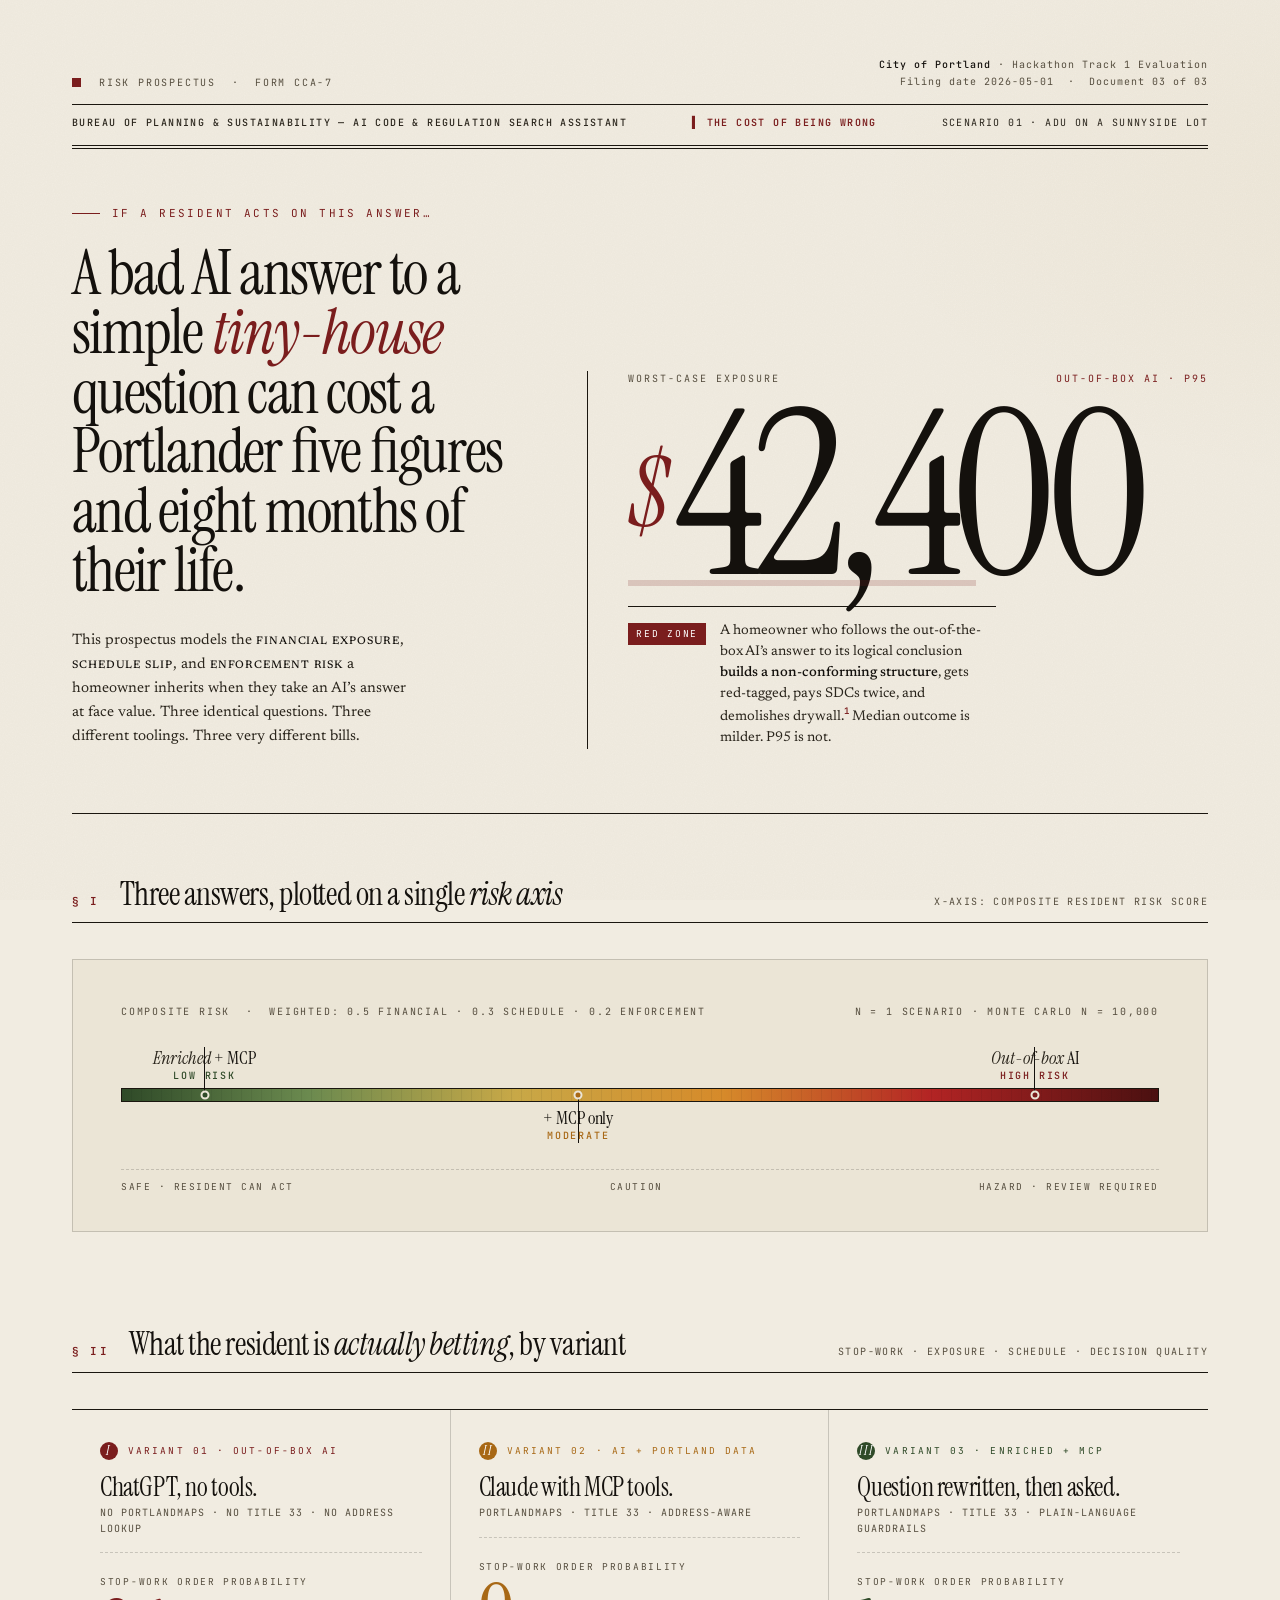
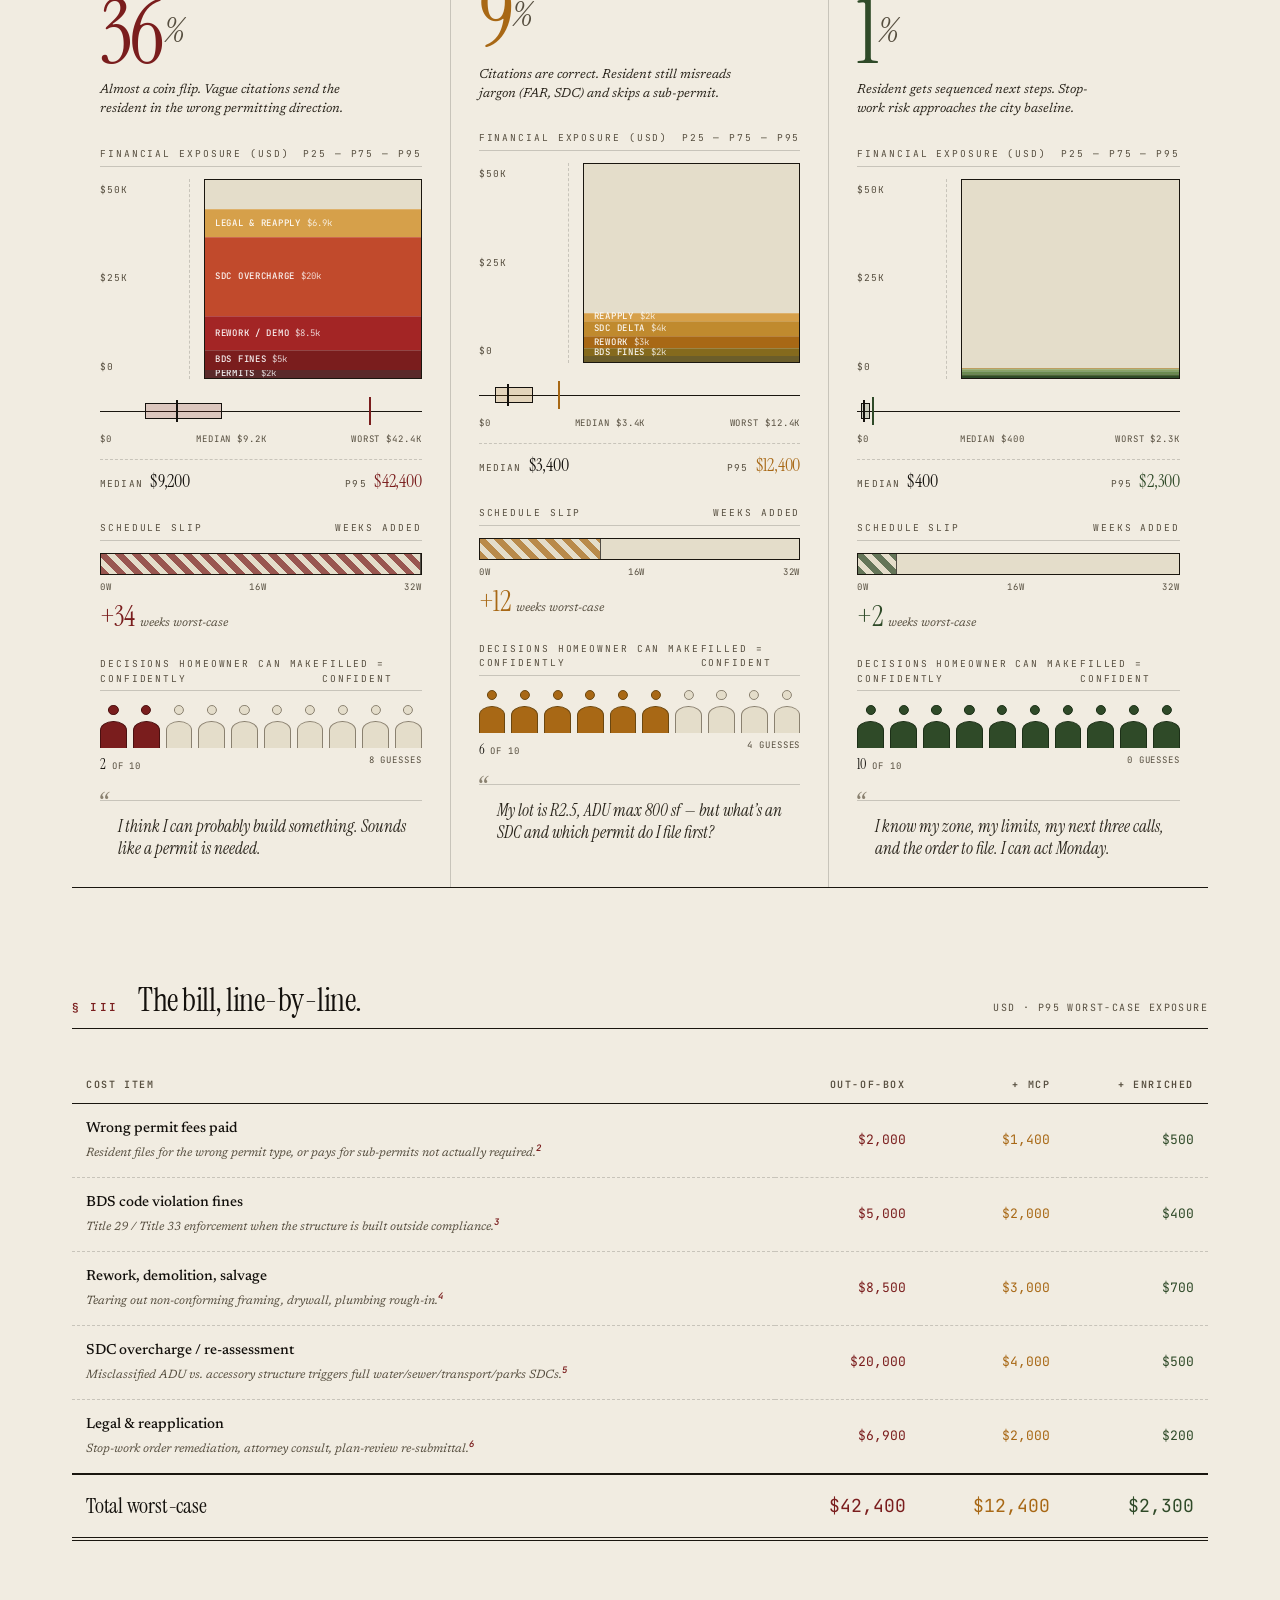
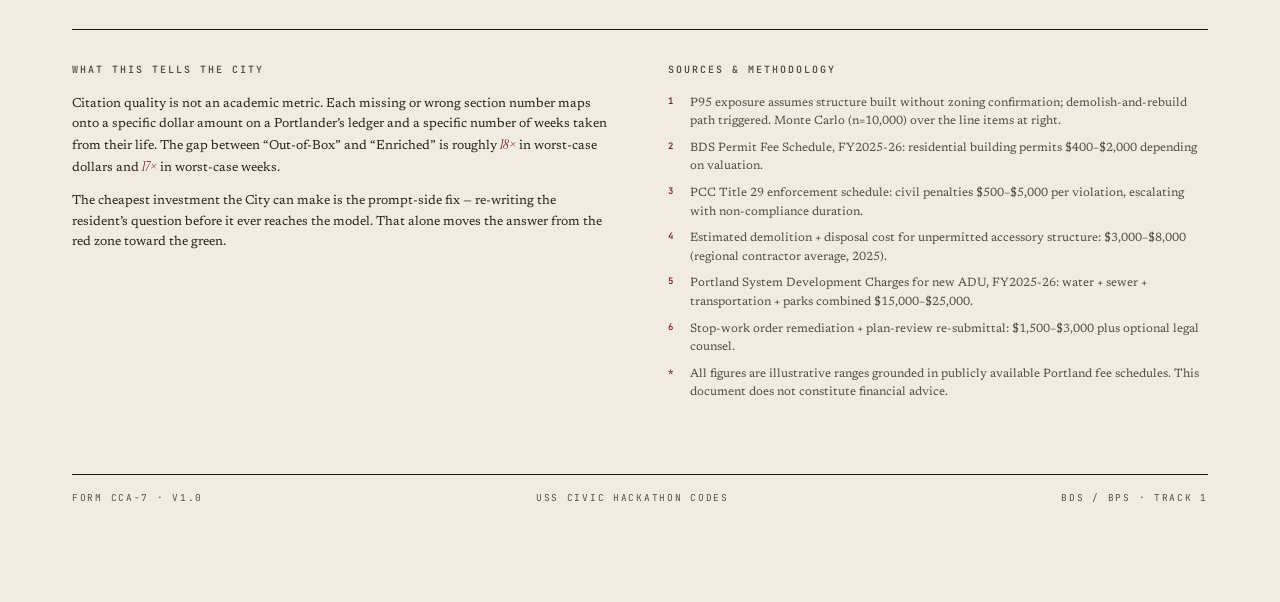
<file: site/mockup-c-cost.html>
<!DOCTYPE html>
<html lang="en">
<head>
<meta charset="UTF-8">
<meta name="viewport" content="width=device-width, initial-scale=1.0">
<title>The Cost of Being Wrong — Portland AI Code Search Risk Prospectus</title>
<link rel="preconnect" href="https://fonts.googleapis.com">
<link rel="preconnect" href="https://fonts.gstatic.com" crossorigin>
<link href="https://fonts.googleapis.com/css2?family=Instrument+Serif:ital@0;1&family=Newsreader:ital,opsz,wght@0,6..72,300;0,6..72,400;0,6..72,500;0,6..72,600;1,6..72,400&family=JetBrains+Mono:wght@300;400;500;600&display=swap" rel="stylesheet">
<style>
  :root {
    --paper: #f1ece1;
    --paper-2: #ebe5d6;
    --paper-3: #e4ddca;
    --ink: #14110d;
    --ink-2: #2a251c;
    --ink-3: #564e3f;
    --ink-4: #8a8170;
    --rule: #1a160f;
    --rule-soft: rgba(20, 17, 13, 0.18);
    --oxblood: #7a1d1d;
    --oxblood-deep: #4a1010;
    --oxblood-bright: #b32424;
    --amber: #a86815;
    --amber-soft: #d6a04a;
    --moss: #2f4a28;
    --moss-soft: #6b8a4f;
    --gold: #b08a3e;
    --serif: "Instrument Serif", "Times New Roman", serif;
    --body: "Newsreader", "Georgia", serif;
    --mono: "JetBrains Mono", "SF Mono", Menlo, monospace;
  }

  *, *::before, *::after { box-sizing: border-box; margin: 0; padding: 0; }

  html { scroll-behavior: smooth; }

  body {
    font-family: var(--body);
    font-weight: 400;
    background: var(--paper);
    color: var(--ink);
    line-height: 1.55;
    -webkit-font-smoothing: antialiased;
    font-feature-settings: "lnum", "tnum" 0, "kern", "liga";
    background-image:
      radial-gradient(1200px 600px at 10% -10%, rgba(122, 29, 29, 0.04), transparent 60%),
      radial-gradient(900px 500px at 110% 5%, rgba(176, 138, 62, 0.05), transparent 60%);
  }

  /* Subtle paper grain */
  body::before {
    content: "";
    position: fixed;
    inset: 0;
    pointer-events: none;
    z-index: 1;
    opacity: 0.5;
    mix-blend-mode: multiply;
    background-image: url("data:image/svg+xml;utf8,<svg xmlns='http://www.w3.org/2000/svg' width='200' height='200'><filter id='n'><feTurbulence type='fractalNoise' baseFrequency='0.9' numOctaves='2' stitchTiles='stitch'/><feColorMatrix values='0 0 0 0 0.08  0 0 0 0 0.07  0 0 0 0 0.05  0 0 0 0.06 0'/></filter><rect width='100%' height='100%' filter='url(%23n)'/></svg>");
  }

  .page {
    max-width: 1280px;
    margin: 0 auto;
    padding: 56px 72px 96px;
    position: relative;
    z-index: 2;
  }

  /* ── Document header ── */
  .doc-header {
    display: grid;
    grid-template-columns: 1fr auto;
    align-items: end;
    border-bottom: 1px solid var(--rule);
    padding-bottom: 14px;
    margin-bottom: 0;
    gap: 32px;
  }
  .doc-mark {
    font-family: var(--mono);
    font-size: 10px;
    letter-spacing: 0.18em;
    text-transform: uppercase;
    color: var(--ink-3);
    display: flex;
    gap: 18px;
    align-items: center;
  }
  .doc-mark .mark-square {
    width: 9px; height: 9px;
    background: var(--oxblood);
    display: inline-block;
  }
  .doc-meta {
    font-family: var(--mono);
    font-size: 10px;
    letter-spacing: 0.1em;
    color: var(--ink-3);
    text-align: right;
    line-height: 1.7;
  }
  .doc-meta strong { color: var(--ink); font-weight: 500; }

  /* Subtitle bar (filing-strip) */
  .filing-strip {
    display: flex;
    justify-content: space-between;
    align-items: baseline;
    border-bottom: 4px double var(--rule);
    padding: 10px 0 14px;
    margin-bottom: 56px;
    font-family: var(--mono);
    font-size: 10px;
    letter-spacing: 0.14em;
    text-transform: uppercase;
    color: var(--ink-2);
  }
  .filing-strip .left { font-weight: 500; }
  .filing-strip .center { color: var(--oxblood); font-weight: 600; }

  /* ── Hero block ── */
  .hero {
    display: grid;
    grid-template-columns: 1fr 1.4fr;
    gap: 72px;
    align-items: end;
    padding-bottom: 64px;
    border-bottom: 1px solid var(--rule);
    margin-bottom: 64px;
    position: relative;
  }

  .hero-label {
    font-family: var(--mono);
    font-size: 11px;
    letter-spacing: 0.22em;
    text-transform: uppercase;
    color: var(--oxblood);
    margin-bottom: 22px;
    display: flex;
    align-items: center;
    gap: 12px;
  }
  .hero-label::before {
    content: "";
    width: 28px;
    height: 1px;
    background: var(--oxblood);
  }

  .hero-deck {
    font-family: var(--serif);
    font-size: 62px;
    line-height: 0.96;
    letter-spacing: -0.028em;
    color: var(--ink);
    font-weight: 400;
    margin-bottom: 28px;
    max-width: 18ch;
  }
  .hero-deck em {
    font-style: italic;
    color: var(--oxblood);
    font-feature-settings: "swsh";
  }

  .hero-blurb {
    font-family: var(--body);
    font-size: 15px;
    line-height: 1.6;
    color: var(--ink-2);
    max-width: 38ch;
  }
  .hero-blurb .smallcaps {
    font-variant-caps: all-small-caps;
    letter-spacing: 0.06em;
    color: var(--ink);
    font-weight: 500;
  }

  /* The tombstone */
  .tombstone {
    position: relative;
    padding-left: 40px;
    border-left: 1px solid var(--rule);
  }
  .tombstone-eyebrow {
    font-family: var(--mono);
    font-size: 10px;
    letter-spacing: 0.2em;
    text-transform: uppercase;
    color: var(--ink-3);
    margin-bottom: 12px;
    display: flex;
    justify-content: space-between;
  }
  .tombstone-eyebrow .scenario {
    color: var(--oxblood);
  }
  .big-figure {
    font-family: var(--serif);
    font-size: clamp(140px, 18vw, 232px);
    line-height: 0.85;
    letter-spacing: -0.05em;
    color: var(--ink);
    font-weight: 400;
    font-variant-numeric: tabular-nums lining-nums;
    position: relative;
    display: block;
    margin-bottom: 12px;
  }
  .big-figure .currency {
    font-size: 0.42em;
    vertical-align: 0.5em;
    color: var(--oxblood);
    margin-right: 0.05em;
    font-style: italic;
    letter-spacing: 0;
  }
  .big-figure .underline-stamp {
    position: absolute;
    left: 0; right: 0; bottom: 8px;
    height: 6px;
    background: linear-gradient(90deg, var(--oxblood) 0 60%, transparent 60%);
    opacity: 0.18;
  }
  .tombstone-caption {
    font-family: var(--body);
    font-size: 14px;
    line-height: 1.5;
    color: var(--ink-2);
    max-width: 46ch;
    border-top: 1px solid var(--rule);
    padding-top: 14px;
    display: grid;
    grid-template-columns: auto 1fr;
    gap: 14px;
    align-items: start;
  }
  .tombstone-caption .badge {
    font-family: var(--mono);
    font-size: 9.5px;
    letter-spacing: 0.18em;
    text-transform: uppercase;
    color: #fff;
    background: var(--oxblood);
    padding: 4px 8px;
    margin-top: 2px;
    white-space: nowrap;
  }
  .tombstone-caption strong { color: var(--ink); font-weight: 500; }
  .footnote-mark {
    font-family: var(--mono);
    font-size: 9px;
    vertical-align: super;
    color: var(--oxblood);
    font-weight: 600;
  }

  /* ── Section header pattern ── */
  .section-head {
    display: flex;
    align-items: baseline;
    gap: 20px;
    margin-bottom: 36px;
    padding-bottom: 12px;
    border-bottom: 1px solid var(--rule);
  }
  .section-num {
    font-family: var(--mono);
    font-size: 11px;
    letter-spacing: 0.2em;
    color: var(--oxblood);
    font-weight: 600;
  }
  .section-title {
    font-family: var(--serif);
    font-size: 32px;
    line-height: 1;
    color: var(--ink);
    font-weight: 400;
    letter-spacing: -0.015em;
    flex: 1;
  }
  .section-title em { font-style: italic; }
  .section-aside {
    font-family: var(--mono);
    font-size: 10px;
    letter-spacing: 0.14em;
    text-transform: uppercase;
    color: var(--ink-3);
  }

  /* ── Risk Axis ── */
  .risk-section { margin-bottom: 96px; }

  .risk-axis-wrap {
    background: var(--paper-2);
    border: 1px solid var(--rule-soft);
    padding: 44px 48px 36px;
    position: relative;
  }

  .risk-axis-title {
    font-family: var(--mono);
    font-size: 10px;
    letter-spacing: 0.18em;
    text-transform: uppercase;
    color: var(--ink-3);
    margin-bottom: 28px;
    display: flex;
    justify-content: space-between;
  }

  .risk-axis {
    position: relative;
    height: 96px;
    margin-bottom: 12px;
  }

  .risk-axis-bar {
    position: absolute;
    left: 0; right: 0; top: 50%;
    height: 14px;
    transform: translateY(-50%);
    background: linear-gradient(90deg,
      #2f4a28 0%,
      #6b8a4f 18%,
      #c8a847 38%,
      #d68a2a 58%,
      #b32424 78%,
      #4a1010 100%);
    border: 1px solid var(--rule);
  }
  .risk-axis-bar::after {
    /* stripes for prospectus feel */
    content: "";
    position: absolute;
    inset: 0;
    background: repeating-linear-gradient(90deg,
      transparent 0,
      transparent 9px,
      rgba(0,0,0,0.06) 9px,
      rgba(0,0,0,0.06) 10px);
  }

  .risk-tick {
    position: absolute;
    top: 0;
    bottom: 0;
    width: 1px;
    pointer-events: none;
  }
  .risk-tick .pin {
    position: absolute;
    left: 0;
    width: 1px;
    background: var(--ink);
  }
  .risk-tick .dot {
    position: absolute;
    left: 50%;
    top: 50%;
    width: 9px; height: 9px;
    background: var(--ink);
    border: 2px solid var(--paper-2);
    border-radius: 50%;
    transform: translate(-50%, -50%);
    z-index: 2;
  }
  .risk-tick.danger .dot { background: var(--oxblood); }
  .risk-tick.caution .dot { background: var(--amber); }
  .risk-tick.safe .dot { background: var(--moss); }
  .risk-tick.above .pin { top: 0; height: calc(50% - 4px); }
  .risk-tick.below .pin { bottom: 0; height: calc(50% - 4px); }
  .risk-tick .label {
    position: absolute;
    left: 50%;
    transform: translateX(-50%);
    width: 240px;
    text-align: center;
    white-space: nowrap;
  }
  .risk-tick.above .label { bottom: calc(50% + 8px); padding-bottom: 6px; }
  .risk-tick.below .label { top: calc(50% + 8px); padding-top: 6px; }

  .risk-tick .name {
    font-family: var(--serif);
    font-size: 18px;
    letter-spacing: -0.005em;
    color: var(--ink);
    margin-bottom: 2px;
    line-height: 1.1;
  }
  .risk-tick .name em { font-style: italic; color: var(--ink-2); }
  .risk-tick .display {
    font-family: var(--mono);
    font-size: 10px;
    letter-spacing: 0.18em;
    text-transform: uppercase;
    line-height: 1;
    font-weight: 500;
  }
  .risk-tick.danger .display { color: var(--oxblood); }
  .risk-tick.caution .display { color: var(--amber); }
  .risk-tick.safe .display { color: var(--moss); }

  .risk-axis-scale {
    display: flex;
    justify-content: space-between;
    font-family: var(--mono);
    font-size: 9.5px;
    letter-spacing: 0.16em;
    text-transform: uppercase;
    color: var(--ink-3);
    margin-top: 26px;
    padding-top: 10px;
    border-top: 1px dashed var(--rule-soft);
  }

  /* ── Variant cards (three columns of detail) ── */
  .variants {
    display: grid;
    grid-template-columns: repeat(3, 1fr);
    gap: 0;
    border-top: 1px solid var(--rule);
    border-bottom: 1px solid var(--rule);
    margin-bottom: 96px;
  }
  .variant {
    padding: 32px 28px 28px;
    border-right: 1px solid var(--rule-soft);
    position: relative;
  }
  .variant:last-child { border-right: none; }

  .variant-tag {
    font-family: var(--mono);
    font-size: 9.5px;
    letter-spacing: 0.22em;
    text-transform: uppercase;
    margin-bottom: 14px;
    display: flex;
    align-items: center;
    gap: 10px;
  }
  .variant.v-oob .variant-tag { color: var(--oxblood); }
  .variant.v-mcp .variant-tag { color: var(--amber); }
  .variant.v-enh .variant-tag { color: var(--moss); }
  .variant-tag .glyph {
    width: 18px; height: 18px;
    display: inline-flex;
    align-items: center;
    justify-content: center;
    font-family: var(--serif);
    font-size: 13px;
    color: #fff;
    border-radius: 50%;
    font-style: italic;
  }
  .v-oob .glyph { background: var(--oxblood); }
  .v-mcp .glyph { background: var(--amber); }
  .v-enh .glyph { background: var(--moss); }

  .variant-name {
    font-family: var(--serif);
    font-size: 26px;
    line-height: 1.05;
    margin-bottom: 4px;
    letter-spacing: -0.015em;
  }
  .variant-tool {
    font-family: var(--mono);
    font-size: 10px;
    color: var(--ink-3);
    letter-spacing: 0.1em;
    text-transform: uppercase;
    margin-bottom: 22px;
    padding-bottom: 16px;
    border-bottom: 1px dashed var(--rule-soft);
  }

  /* Stop-work order percentage */
  .swo-block {
    margin-bottom: 28px;
  }
  .swo-label {
    font-family: var(--mono);
    font-size: 9.5px;
    letter-spacing: 0.18em;
    text-transform: uppercase;
    color: var(--ink-3);
    margin-bottom: 4px;
  }
  .swo-figure {
    font-family: var(--serif);
    font-size: 88px;
    line-height: 0.9;
    letter-spacing: -0.04em;
    font-variant-numeric: tabular-nums;
  }
  .swo-figure .pct {
    font-size: 0.4em;
    vertical-align: 0.6em;
    margin-left: 0.05em;
    font-style: italic;
    color: var(--ink-3);
  }
  .v-oob .swo-figure { color: var(--oxblood); }
  .v-mcp .swo-figure { color: var(--amber); }
  .v-enh .swo-figure { color: var(--moss); }
  .swo-caption {
    font-family: var(--body);
    font-size: 13px;
    line-height: 1.45;
    color: var(--ink-2);
    margin-top: 8px;
    font-style: italic;
    max-width: 32ch;
  }

  /* Subhead inside variant */
  .variant-sub {
    font-family: var(--mono);
    font-size: 9.5px;
    letter-spacing: 0.2em;
    text-transform: uppercase;
    color: var(--ink-3);
    margin: 26px 0 12px;
    padding-bottom: 4px;
    border-bottom: 1px solid var(--rule-soft);
    display: flex;
    justify-content: space-between;
  }

  /* Stacked exposure bar (vertical, layered) */
  .exposure {
    display: flex;
    flex-direction: column-reverse;
    height: 0;
    width: 100%;
    background: var(--paper-3);
    border: 1px solid var(--rule);
    overflow: hidden;
    transition: height 0.6s ease;
  }
  .exposure-wrap {
    display: grid;
    grid-template-columns: 90px 1fr;
    gap: 14px;
    align-items: end;
  }
  .exposure-meta {
    display: flex;
    flex-direction: column;
    justify-content: space-between;
    height: 200px;
    font-family: var(--mono);
    font-size: 9.5px;
    color: var(--ink-3);
    letter-spacing: 0.1em;
    text-transform: uppercase;
    padding: 4px 0;
    border-right: 1px dashed var(--rule-soft);
    padding-right: 10px;
  }
  .exposure-frame {
    height: 200px;
    position: relative;
    display: flex;
    align-items: flex-end;
  }
  .exposure-bar {
    width: 100%;
    height: 100%;
    display: flex;
    flex-direction: column-reverse;
    background: var(--paper-3);
    border: 1px solid var(--rule);
    position: relative;
    overflow: hidden;
  }
  .exposure-seg {
    width: 100%;
    position: relative;
    border-top: 1px solid rgba(255,255,255,0.18);
    transition: height 1s cubic-bezier(0.2, 0.7, 0.2, 1);
    display: flex;
    align-items: center;
    padding-left: 10px;
    min-height: 0;
  }
  .exposure-seg:first-child { border-top: none; }
  .exposure-seg .seg-label {
    font-family: var(--mono);
    font-size: 9px;
    letter-spacing: 0.08em;
    text-transform: uppercase;
    color: rgba(255,255,255,0.94);
    white-space: nowrap;
    font-weight: 500;
  }
  .exposure-seg .seg-amt {
    font-family: var(--mono);
    font-size: 9px;
    color: rgba(255,255,255,0.78);
    margin-left: 6px;
    font-weight: 400;
  }
  /* Hide label when the segment is too short to read it cleanly */
  .exposure-seg[data-tiny="1"] .seg-label,
  .exposure-seg[data-tiny="1"] .seg-amt { display: none; }

  /* Color palettes for segments — tuned to variant */
  .v-oob .seg-permit  { background: #5a2a2a; }
  .v-oob .seg-fines   { background: #7a1d1d; }
  .v-oob .seg-rework  { background: #a32525; }
  .v-oob .seg-sdc     { background: #c14a2c; }
  .v-oob .seg-legal   { background: #d6a04a; }

  .v-mcp .seg-permit  { background: #6b5d2a; }
  .v-mcp .seg-fines   { background: #856a1d; }
  .v-mcp .seg-rework  { background: #a86815; }
  .v-mcp .seg-sdc     { background: #c08a2e; }
  .v-mcp .seg-legal   { background: #d6a04a; }

  .v-enh .seg-permit  { background: #2f4a28; }
  .v-enh .seg-fines   { background: #4a6532; }
  .v-enh .seg-rework  { background: #6b8a4f; }
  .v-enh .seg-sdc     { background: #8aa365; }
  .v-enh .seg-legal   { background: #b08a3e; }

  .exposure-totals {
    display: flex;
    justify-content: space-between;
    font-family: var(--mono);
    font-size: 9.5px;
    letter-spacing: 0.12em;
    text-transform: uppercase;
    color: var(--ink-3);
    margin-top: 12px;
    padding-top: 8px;
    border-top: 1px dashed var(--rule-soft);
  }
  .exposure-totals .figure {
    font-family: var(--serif);
    font-size: 18px;
    color: var(--ink);
    text-transform: none;
    letter-spacing: -0.01em;
  }
  .v-oob .exposure-totals .figure.worst { color: var(--oxblood); }
  .v-mcp .exposure-totals .figure.worst { color: var(--amber); }
  .v-enh .exposure-totals .figure.worst { color: var(--moss); }

  /* Box-and-whisker for exposure (median p25 p75 worst) */
  .whisker {
    position: relative;
    height: 36px;
    margin: 14px 0 4px;
  }
  .whisker .axis {
    position: absolute;
    left: 0; right: 0;
    top: 50%;
    height: 1px;
    background: var(--rule);
  }
  .whisker .iqr {
    position: absolute;
    top: 50%;
    transform: translateY(-50%);
    height: 16px;
    border: 1px solid var(--ink);
  }
  .v-oob .whisker .iqr { background: rgba(122, 29, 29, 0.18); }
  .v-mcp .whisker .iqr { background: rgba(168, 104, 21, 0.18); }
  .v-enh .whisker .iqr { background: rgba(47, 74, 40, 0.18); }
  .whisker .median, .whisker .worst {
    position: absolute;
    top: 50%;
    width: 2px;
    background: var(--ink);
    transform: translate(-50%, -50%);
  }
  .whisker .median { height: 22px; }
  .whisker .worst { height: 28px; background: var(--oxblood); }
  .v-mcp .whisker .worst { background: var(--amber); }
  .v-enh .whisker .worst { background: var(--moss); }

  .whisker-scale {
    display: flex;
    justify-content: space-between;
    font-family: var(--mono);
    font-size: 9px;
    color: var(--ink-3);
    letter-spacing: 0.1em;
    text-transform: uppercase;
  }

  /* Time spine (horizontal) */
  .timespine {
    position: relative;
    height: 22px;
    margin: 10px 0 6px;
    background: var(--paper-3);
    border: 1px solid var(--rule);
  }
  .timespine .span {
    position: absolute;
    top: 0; bottom: 0; left: 0;
    background: repeating-linear-gradient(45deg,
      currentColor 0 6px,
      transparent 6px 12px);
    opacity: 0.7;
    border-right: 1px solid var(--ink);
  }
  .v-oob .timespine .span { color: var(--oxblood); }
  .v-mcp .timespine .span { color: var(--amber); }
  .v-enh .timespine .span { color: var(--moss); }
  .timespine-scale {
    display: flex;
    justify-content: space-between;
    font-family: var(--mono);
    font-size: 9px;
    color: var(--ink-3);
    letter-spacing: 0.1em;
    text-transform: uppercase;
  }
  .timespine-figure {
    font-family: var(--serif);
    font-size: 28px;
    line-height: 1;
    margin-top: 8px;
    letter-spacing: -0.02em;
    display: flex;
    align-items: baseline;
    gap: 6px;
  }
  .timespine-figure .unit {
    font-size: 12px;
    color: var(--ink-3);
    font-style: italic;
    font-family: var(--body);
    letter-spacing: 0;
  }
  .v-oob .timespine-figure { color: var(--oxblood); }
  .v-mcp .timespine-figure { color: var(--amber); }
  .v-enh .timespine-figure { color: var(--moss); }

  /* Decision silhouettes — figure icons */
  .decisions {
    display: grid;
    grid-template-columns: repeat(10, 1fr);
    gap: 6px;
    margin: 10px 0 4px;
  }
  .dec {
    aspect-ratio: 6/10;
    position: relative;
    background: transparent;
  }
  .dec::before {
    /* head */
    content: "";
    position: absolute;
    top: 4%;
    left: 50%;
    transform: translateX(-50%);
    width: 38%;
    aspect-ratio: 1;
    border-radius: 50%;
    background: var(--paper-3);
    border: 1px solid var(--ink-4);
  }
  .dec::after {
    /* shoulders / body */
    content: "";
    position: absolute;
    bottom: 0;
    left: 0;
    right: 0;
    height: 60%;
    background: var(--paper-3);
    border: 1px solid var(--ink-4);
    border-bottom: none;
    border-radius: 50% 50% 0 0 / 35% 35% 0 0;
  }
  .dec.confident::before, .dec.confident::after {
    border-color: var(--ink);
  }
  .v-oob .dec.confident::before, .v-oob .dec.confident::after { background: var(--oxblood); border-color: var(--oxblood-deep); }
  .v-mcp .dec.confident::before, .v-mcp .dec.confident::after { background: var(--amber); border-color: #6b4710; }
  .v-enh .dec.confident::before, .v-enh .dec.confident::after { background: var(--moss); border-color: #1c2f17; }
  .decisions-scale {
    display: flex;
    justify-content: space-between;
    font-family: var(--mono);
    font-size: 9px;
    color: var(--ink-3);
    letter-spacing: 0.1em;
    text-transform: uppercase;
    margin-top: 6px;
  }
  .decisions-scale .count {
    font-family: var(--serif);
    font-size: 14px;
    color: var(--ink);
    letter-spacing: -0.01em;
    text-transform: none;
  }

  /* Variant footer / quote */
  .variant-quote {
    margin-top: 24px;
    padding: 14px 0 0;
    border-top: 1px solid var(--rule-soft);
    font-family: var(--serif);
    font-style: italic;
    font-size: 17px;
    line-height: 1.3;
    color: var(--ink-2);
    position: relative;
  }
  .variant-quote::before {
    content: "“";
    font-family: var(--serif);
    font-size: 32px;
    color: var(--ink-4);
    position: absolute;
    left: -2px;
    top: 6px;
    line-height: 0;
  }
  .variant-quote .quote-body {
    padding-left: 18px;
    display: block;
  }

  /* ── Ledger summary ── */
  .ledger-section {
    margin-bottom: 88px;
  }
  .ledger {
    width: 100%;
    border-collapse: collapse;
    font-family: var(--body);
    font-size: 14px;
    margin-top: 0;
  }
  .ledger thead th {
    font-family: var(--mono);
    font-size: 10px;
    letter-spacing: 0.16em;
    text-transform: uppercase;
    color: var(--ink-3);
    text-align: right;
    padding: 12px 14px 10px;
    border-bottom: 1px solid var(--rule);
    font-weight: 600;
  }
  .ledger thead th:first-child { text-align: left; }
  .ledger tbody td {
    padding: 14px;
    border-bottom: 1px dashed var(--rule-soft);
    text-align: right;
    font-variant-numeric: tabular-nums;
    font-family: var(--mono);
    font-size: 13px;
    color: var(--ink);
  }
  .ledger tbody td:first-child {
    text-align: left;
    font-family: var(--body);
    font-size: 14.5px;
    color: var(--ink);
    font-weight: 500;
  }
  .ledger tbody td:first-child .desc {
    display: block;
    font-family: var(--body);
    font-size: 12px;
    color: var(--ink-3);
    font-weight: 400;
    margin-top: 2px;
    font-style: italic;
  }
  .ledger tbody tr:hover td { background: var(--paper-2); }
  .ledger .col-oob { color: var(--oxblood); }
  .ledger .col-mcp { color: var(--amber); }
  .ledger .col-enh { color: var(--moss); }
  .ledger tfoot td {
    padding: 14px;
    border-top: 2px solid var(--rule);
    border-bottom: 4px double var(--rule);
    font-family: var(--mono);
    font-size: 14px;
    text-align: right;
    font-variant-numeric: tabular-nums;
  }
  .ledger tfoot td:first-child {
    text-align: left;
    font-family: var(--serif);
    font-size: 22px;
    letter-spacing: -0.01em;
    font-weight: 400;
  }
  .ledger tfoot .col-oob { color: var(--oxblood); font-size: 18px; }
  .ledger tfoot .col-mcp { color: var(--amber); font-size: 18px; }
  .ledger tfoot .col-enh { color: var(--moss); font-size: 18px; }

  /* ── Methodology / Footnotes ── */
  .closer {
    display: grid;
    grid-template-columns: 1fr 1fr;
    gap: 56px;
    padding-top: 32px;
    border-top: 1px solid var(--rule);
  }
  .closer h3 {
    font-family: var(--mono);
    font-size: 10px;
    letter-spacing: 0.2em;
    text-transform: uppercase;
    color: var(--ink-3);
    margin-bottom: 16px;
    font-weight: 600;
  }
  .closer p {
    font-family: var(--body);
    font-size: 13px;
    line-height: 1.6;
    color: var(--ink-2);
    margin-bottom: 12px;
  }
  .footnotes {
    font-family: var(--body);
    font-size: 12px;
    color: var(--ink-3);
    line-height: 1.55;
  }
  .footnotes .fn {
    display: grid;
    grid-template-columns: 18px 1fr;
    gap: 4px;
    margin-bottom: 8px;
  }
  .footnotes .fn .num {
    font-family: var(--mono);
    font-size: 9px;
    color: var(--oxblood);
    font-weight: 600;
    line-height: 1.6;
  }

  /* Closing colophon */
  .colophon {
    margin-top: 64px;
    padding-top: 16px;
    border-top: 1px solid var(--rule);
    display: flex;
    justify-content: space-between;
    font-family: var(--mono);
    font-size: 9.5px;
    letter-spacing: 0.18em;
    text-transform: uppercase;
    color: var(--ink-3);
  }

  /* Typographic accent */
  .ornament {
    font-family: var(--serif);
    color: var(--oxblood);
    font-style: italic;
  }

  /* Reveal animation prep — kept very subtle so static screenshots still capture content */
  .reveal { opacity: 1; transform: none; transition: opacity 0.6s ease, transform 0.6s ease; }
  /* Only the hero gets the entrance */
  .hero.reveal { opacity: 0; transform: translateY(10px); }
  .hero.reveal.in { opacity: 1; transform: translateY(0); }

  @media (max-width: 1080px) {
    .hero { grid-template-columns: 1fr; gap: 36px; }
    .tombstone { padding-left: 0; border-left: none; padding-top: 24px; border-top: 1px solid var(--rule); }
    .variants { grid-template-columns: 1fr; }
    .variant { border-right: none; border-bottom: 1px solid var(--rule-soft); }
  }
</style>
</head>
<body>
<div class="page">

  <!-- ─────────── Document header ─────────── -->
  <header class="doc-header">
    <div class="doc-mark">
      <span class="mark-square"></span>
      Risk Prospectus &nbsp;·&nbsp; Form CCA-7
    </div>
    <div class="doc-meta">
      <strong>City of Portland</strong> · Hackathon Track 1 Evaluation<br>
      Filing date 2026-05-01 &nbsp;·&nbsp; Document 03 of 03
    </div>
  </header>

  <div class="filing-strip">
    <span class="left">Bureau of Planning &amp; Sustainability — AI Code &amp; Regulation Search Assistant</span>
    <span class="center">▌ The Cost of Being Wrong</span>
    <span class="right">Scenario 01 · ADU on a Sunnyside lot</span>
  </div>

  <!-- ─────────── Hero ─────────── -->
  <section class="hero reveal">
    <div class="hero-text">
      <div class="hero-label">If a resident acts on this answer&hellip;</div>
      <h1 class="hero-deck">A bad AI answer to a simple <em>tiny-house</em> question can cost a Portlander five figures and eight months of their life.</h1>
      <p class="hero-blurb">This prospectus models the <span class="smallcaps">financial exposure</span>, <span class="smallcaps">schedule slip</span>, and <span class="smallcaps">enforcement risk</span> a homeowner inherits when they take an AI&rsquo;s answer at face value. Three identical questions. Three different toolings. Three very different bills.</p>
    </div>

    <aside class="tombstone">
      <div class="tombstone-eyebrow">
        <span>Worst-case exposure</span>
        <span class="scenario">OUT-OF-BOX AI · P95</span>
      </div>
      <span class="big-figure" id="bigfig">
        <span class="currency">$</span><span data-count-to="42400" data-format="comma">0</span>
        <span class="underline-stamp"></span>
      </span>
      <div class="tombstone-caption">
        <span class="badge">RED ZONE</span>
        <div>
          A homeowner who follows the out-of-the-box AI&rsquo;s answer to its logical conclusion <strong>builds a non-conforming structure</strong>, gets red-tagged, pays SDCs twice, and demolishes drywall.<sup class="footnote-mark">1</sup> Median outcome is milder. P95 is not.
        </div>
      </div>
    </aside>
  </section>

  <!-- ─────────── §I Risk axis ─────────── -->
  <section class="risk-section reveal">
    <header class="section-head">
      <span class="section-num">§ I</span>
      <h2 class="section-title">Three answers, plotted on a single <em>risk axis</em></h2>
      <span class="section-aside">x-axis: composite resident risk score</span>
    </header>

    <div class="risk-axis-wrap">
      <div class="risk-axis-title">
        <span>Composite risk &nbsp;·&nbsp; weighted: 0.5 financial · 0.3 schedule · 0.2 enforcement</span>
        <span>n = 1 scenario · Monte Carlo n = 10,000</span>
      </div>

      <div class="risk-axis">
        <div class="risk-axis-bar"></div>

        <!-- Enhanced -->
        <div class="risk-tick safe above" style="left: 8%;">
          <span class="label">
            <div class="name"><em>Enriched</em> + MCP</div>
            <div class="display">low risk</div>
          </span>
          <div class="pin"></div>
          <div class="dot"></div>
        </div>

        <!-- MCP -->
        <div class="risk-tick caution below" style="left: 44%;">
          <div class="pin"></div>
          <div class="dot"></div>
          <span class="label">
            <div class="name">+ MCP only</div>
            <div class="display">moderate</div>
          </span>
        </div>

        <!-- OOB -->
        <div class="risk-tick danger above" style="left: 88%;">
          <span class="label">
            <div class="name"><em>Out-of-box</em> AI</div>
            <div class="display">high risk</div>
          </span>
          <div class="pin"></div>
          <div class="dot"></div>
        </div>
      </div>

      <div class="risk-axis-scale">
        <span>SAFE · resident can act</span>
        <span>CAUTION</span>
        <span>HAZARD · review required</span>
      </div>
    </div>
  </section>

  <!-- ─────────── §II Variant detail ─────────── -->
  <section class="variant-detail-section reveal">
    <header class="section-head">
      <span class="section-num">§ II</span>
      <h2 class="section-title">What the resident is <em>actually betting</em>, by variant</h2>
      <span class="section-aside">stop-work · exposure · schedule · decision quality</span>
    </header>

    <div class="variants">
      <!-- ── Variant 1: OOB ── -->
      <article class="variant v-oob">
        <div class="variant-tag"><span class="glyph">i</span>Variant 01 · Out-of-Box AI</div>
        <div class="variant-name">ChatGPT, no tools.</div>
        <div class="variant-tool">No PortlandMaps · No Title 33 · No address lookup</div>

        <div class="swo-block">
          <div class="swo-label">Stop-work order probability</div>
          <div class="swo-figure"><span data-count-to="47">0</span><span class="pct">%</span></div>
          <div class="swo-caption">Almost a coin flip. Vague citations send the resident in the wrong permitting direction.</div>
        </div>

        <div class="variant-sub"><span>Financial exposure (USD)</span><span>p25 — p75 — p95</span></div>
        <div class="exposure-wrap">
          <div class="exposure-meta">
            <span>$50k</span><span>$25k</span><span>$0</span>
          </div>
          <div class="exposure-frame">
            <div class="exposure-bar">
              <!-- segments sum to ~$42,400 worst-case (84.8% of $50k frame) -->
              <div class="exposure-seg seg-permit"  style="height: 4%"><span class="seg-label">Permits</span><span class="seg-amt">$2k</span></div>
              <div class="exposure-seg seg-fines"   style="height: 10%"><span class="seg-label">BDS fines</span><span class="seg-amt">$5k</span></div>
              <div class="exposure-seg seg-rework"  style="height: 17%"><span class="seg-label">Rework / demo</span><span class="seg-amt">$8.5k</span></div>
              <div class="exposure-seg seg-sdc"     style="height: 40%"><span class="seg-label">SDC overcharge</span><span class="seg-amt">$20k</span></div>
              <div class="exposure-seg seg-legal"   style="height: 14%"><span class="seg-label">Legal &amp; reapply</span><span class="seg-amt">$6.9k</span></div>
            </div>
          </div>
        </div>
        <div class="whisker">
          <div class="axis"></div>
          <div class="iqr" style="left: 14%; width: 24%;"></div>
          <div class="median" style="left: 24%;"></div>
          <div class="worst" style="left: 84%;"></div>
        </div>
        <div class="whisker-scale"><span>$0</span><span>median $9.2k</span><span>worst $42.4k</span></div>
        <div class="exposure-totals">
          <span>median <span class="figure">$9,200</span></span>
          <span>p95 <span class="figure worst">$42,400</span></span>
        </div>

        <div class="variant-sub"><span>Schedule slip</span><span>weeks added</span></div>
        <div class="timespine"><div class="span" style="width: 100%;"></div></div>
        <div class="timespine-scale"><span>0w</span><span>16w</span><span>32w</span></div>
        <div class="timespine-figure">+34<span class="unit">weeks worst-case</span></div>

        <div class="variant-sub"><span>Decisions homeowner can make confidently</span><span>filled = confident</span></div>
        <div class="decisions" data-confident="2" data-total="10">
          <div class="dec confident"></div><div class="dec confident"></div>
          <div class="dec"></div><div class="dec"></div><div class="dec"></div>
          <div class="dec"></div><div class="dec"></div><div class="dec"></div>
          <div class="dec"></div><div class="dec"></div>
        </div>
        <div class="decisions-scale"><span><span class="count">2</span> of 10</span><span>8 guesses</span></div>

        <div class="variant-quote"><span class="quote-body">I think I can probably build something. Sounds like a permit is needed.</span></div>
      </article>

      <!-- ── Variant 2: MCP ── -->
      <article class="variant v-mcp">
        <div class="variant-tag"><span class="glyph">ii</span>Variant 02 · AI + Portland data</div>
        <div class="variant-name">Claude with MCP tools.</div>
        <div class="variant-tool">PortlandMaps · Title 33 · Address-aware</div>

        <div class="swo-block">
          <div class="swo-label">Stop-work order probability</div>
          <div class="swo-figure"><span data-count-to="12">0</span><span class="pct">%</span></div>
          <div class="swo-caption">Citations are correct. Resident still misreads jargon (FAR, SDC) and skips a sub-permit.</div>
        </div>

        <div class="variant-sub"><span>Financial exposure (USD)</span><span>p25 — p75 — p95</span></div>
        <div class="exposure-wrap">
          <div class="exposure-meta"><span>$50k</span><span>$25k</span><span>$0</span></div>
          <div class="exposure-frame">
            <div class="exposure-bar">
              <div class="exposure-seg seg-permit"  style="height: 3%"><span class="seg-label">Permits</span><span class="seg-amt">$1.4k</span></div>
              <div class="exposure-seg seg-fines"   style="height: 4%"><span class="seg-label">BDS fines</span><span class="seg-amt">$2k</span></div>
              <div class="exposure-seg seg-rework"  style="height: 6%"><span class="seg-label">Rework</span><span class="seg-amt">$3k</span></div>
              <div class="exposure-seg seg-sdc"     style="height: 8%"><span class="seg-label">SDC delta</span><span class="seg-amt">$4k</span></div>
              <div class="exposure-seg seg-legal"   style="height: 4%"><span class="seg-label">Reapply</span><span class="seg-amt">$2k</span></div>
            </div>
          </div>
        </div>
        <div class="whisker">
          <div class="axis"></div>
          <div class="iqr" style="left: 5%; width: 12%;"></div>
          <div class="median" style="left: 9%;"></div>
          <div class="worst" style="left: 25%;"></div>
        </div>
        <div class="whisker-scale"><span>$0</span><span>median $3.4k</span><span>worst $12.4k</span></div>
        <div class="exposure-totals">
          <span>median <span class="figure">$3,400</span></span>
          <span>p95 <span class="figure worst">$12,400</span></span>
        </div>

        <div class="variant-sub"><span>Schedule slip</span><span>weeks added</span></div>
        <div class="timespine"><div class="span" style="width: 38%;"></div></div>
        <div class="timespine-scale"><span>0w</span><span>16w</span><span>32w</span></div>
        <div class="timespine-figure">+12<span class="unit">weeks worst-case</span></div>

        <div class="variant-sub"><span>Decisions homeowner can make confidently</span><span>filled = confident</span></div>
        <div class="decisions" data-confident="6" data-total="10">
          <div class="dec confident"></div><div class="dec confident"></div>
          <div class="dec confident"></div><div class="dec confident"></div>
          <div class="dec confident"></div><div class="dec confident"></div>
          <div class="dec"></div><div class="dec"></div>
          <div class="dec"></div><div class="dec"></div>
        </div>
        <div class="decisions-scale"><span><span class="count">6</span> of 10</span><span>4 guesses</span></div>

        <div class="variant-quote"><span class="quote-body">My lot is R2.5, ADU max 800 sf — but what&rsquo;s an SDC and which permit do I file first?</span></div>
      </article>

      <!-- ── Variant 3: Enhanced ── -->
      <article class="variant v-enh">
        <div class="variant-tag"><span class="glyph">iii</span>Variant 03 · Enriched + MCP</div>
        <div class="variant-name">Question rewritten, then asked.</div>
        <div class="variant-tool">PortlandMaps · Title 33 · Plain-language guardrails</div>

        <div class="swo-block">
          <div class="swo-label">Stop-work order probability</div>
          <div class="swo-figure"><span data-count-to="2">0</span><span class="pct">%</span></div>
          <div class="swo-caption">Resident gets sequenced next steps. Stop-work risk approaches the city baseline.</div>
        </div>

        <div class="variant-sub"><span>Financial exposure (USD)</span><span>p25 — p75 — p95</span></div>
        <div class="exposure-wrap">
          <div class="exposure-meta"><span>$50k</span><span>$25k</span><span>$0</span></div>
          <div class="exposure-frame">
            <div class="exposure-bar">
              <div class="exposure-seg seg-permit"  style="height: 1%"><span class="seg-label">Permits</span><span class="seg-amt">$0.5k</span></div>
              <div class="exposure-seg seg-fines"   style="height: 1%"><span class="seg-label">Fines</span><span class="seg-amt">$0.4k</span></div>
              <div class="exposure-seg seg-rework"  style="height: 1.5%"><span class="seg-label">Rework</span><span class="seg-amt">$0.7k</span></div>
              <div class="exposure-seg seg-sdc"     style="height: 1%"><span class="seg-label">SDC delta</span><span class="seg-amt">$0.5k</span></div>
              <div class="exposure-seg seg-legal"   style="height: 0.5%"><span class="seg-label">Legal</span><span class="seg-amt">$0.2k</span></div>
            </div>
          </div>
        </div>
        <div class="whisker">
          <div class="axis"></div>
          <div class="iqr" style="left: 1%; width: 3%;"></div>
          <div class="median" style="left: 2%;"></div>
          <div class="worst" style="left: 5%;"></div>
        </div>
        <div class="whisker-scale"><span>$0</span><span>median $400</span><span>worst $2.3k</span></div>
        <div class="exposure-totals">
          <span>median <span class="figure">$400</span></span>
          <span>p95 <span class="figure worst">$2,300</span></span>
        </div>

        <div class="variant-sub"><span>Schedule slip</span><span>weeks added</span></div>
        <div class="timespine"><div class="span" style="width: 12%;"></div></div>
        <div class="timespine-scale"><span>0w</span><span>16w</span><span>32w</span></div>
        <div class="timespine-figure">+2<span class="unit">weeks worst-case</span></div>

        <div class="variant-sub"><span>Decisions homeowner can make confidently</span><span>filled = confident</span></div>
        <div class="decisions" data-confident="10" data-total="10">
          <div class="dec confident"></div><div class="dec confident"></div>
          <div class="dec confident"></div><div class="dec confident"></div>
          <div class="dec confident"></div><div class="dec confident"></div>
          <div class="dec confident"></div><div class="dec confident"></div>
          <div class="dec confident"></div><div class="dec confident"></div>
        </div>
        <div class="decisions-scale"><span><span class="count">10</span> of 10</span><span>0 guesses</span></div>

        <div class="variant-quote"><span class="quote-body">I know my zone, my limits, my next three calls, and the order to file. I can act Monday.</span></div>
      </article>
    </div>
  </section>

  <!-- ─────────── §III Ledger ─────────── -->
  <section class="ledger-section reveal">
    <header class="section-head">
      <span class="section-num">§ III</span>
      <h2 class="section-title">The bill, line-by-line.</h2>
      <span class="section-aside">USD · p95 worst-case exposure</span>
    </header>

    <table class="ledger">
      <thead>
        <tr>
          <th>Cost item</th>
          <th>Out-of-Box</th>
          <th>+ MCP</th>
          <th>+ Enriched</th>
        </tr>
      </thead>
      <tbody>
        <tr>
          <td>Wrong permit fees paid<span class="desc">Resident files for the wrong permit type, or pays for sub-permits not actually required.<sup class="footnote-mark">2</sup></span></td>
          <td class="col-oob">$2,000</td>
          <td class="col-mcp">$1,400</td>
          <td class="col-enh">$500</td>
        </tr>
        <tr>
          <td>BDS code violation fines<span class="desc">Title 29 / Title 33 enforcement when the structure is built outside compliance.<sup class="footnote-mark">3</sup></span></td>
          <td class="col-oob">$5,000</td>
          <td class="col-mcp">$2,000</td>
          <td class="col-enh">$400</td>
        </tr>
        <tr>
          <td>Rework, demolition, salvage<span class="desc">Tearing out non-conforming framing, drywall, plumbing rough-in.<sup class="footnote-mark">4</sup></span></td>
          <td class="col-oob">$8,500</td>
          <td class="col-mcp">$3,000</td>
          <td class="col-enh">$700</td>
        </tr>
        <tr>
          <td>SDC overcharge / re-assessment<span class="desc">Misclassified ADU vs. accessory structure triggers full water/sewer/transport/parks SDCs.<sup class="footnote-mark">5</sup></span></td>
          <td class="col-oob">$20,000</td>
          <td class="col-mcp">$4,000</td>
          <td class="col-enh">$500</td>
        </tr>
        <tr>
          <td>Legal &amp; reapplication<span class="desc">Stop-work order remediation, attorney consult, plan-review re-submittal.<sup class="footnote-mark">6</sup></span></td>
          <td class="col-oob">$6,900</td>
          <td class="col-mcp">$2,000</td>
          <td class="col-enh">$200</td>
        </tr>
      </tbody>
      <tfoot>
        <tr>
          <td>Total worst-case</td>
          <td class="col-oob">$42,400</td>
          <td class="col-mcp">$12,400</td>
          <td class="col-enh">$2,300</td>
        </tr>
      </tfoot>
    </table>
  </section>

  <!-- ─────────── Closer ─────────── -->
  <section class="closer reveal">
    <div>
      <h3>What this tells the City</h3>
      <p>Citation quality is not an academic metric. Each missing or wrong section number maps onto a specific dollar amount on a Portlander&rsquo;s ledger and a specific number of weeks taken from their life. The gap between &ldquo;Out-of-Box&rdquo; and &ldquo;Enriched&rdquo; is roughly <span class="ornament">18&times;</span> in worst-case dollars and <span class="ornament">17&times;</span> in worst-case weeks.</p>
      <p>The cheapest investment the City can make is the prompt-side fix — re-writing the resident&rsquo;s question before it ever reaches the model. That alone moves the answer from the red zone toward the green.</p>
    </div>
    <div class="footnotes">
      <h3>Sources &amp; methodology</h3>
      <div class="fn"><span class="num">1</span><span>P95 exposure assumes structure built without zoning confirmation; demolish-and-rebuild path triggered. Monte Carlo (n=10,000) over the line items at right.</span></div>
      <div class="fn"><span class="num">2</span><span>BDS Permit Fee Schedule, FY2025-26: residential building permits $400–$2,000 depending on valuation.</span></div>
      <div class="fn"><span class="num">3</span><span>PCC Title 29 enforcement schedule: civil penalties $500–$5,000 per violation, escalating with non-compliance duration.</span></div>
      <div class="fn"><span class="num">4</span><span>Estimated demolition + disposal cost for unpermitted accessory structure: $3,000–$8,000 (regional contractor average, 2025).</span></div>
      <div class="fn"><span class="num">5</span><span>Portland System Development Charges for new ADU, FY2025-26: water + sewer + transportation + parks combined $15,000–$25,000.</span></div>
      <div class="fn"><span class="num">6</span><span>Stop-work order remediation + plan-review re-submittal: $1,500–$3,000 plus optional legal counsel.</span></div>
      <div class="fn"><span class="num">*</span><span>All figures are illustrative ranges grounded in publicly available Portland fee schedules. This document does not constitute financial advice.</span></div>
    </div>
  </section>

  <footer class="colophon">
    <span>Form CCA-7 · v1.0</span>
    <span>USS Civic Hackathon Codes</span>
    <span>BDS / BPS · Track 1</span>
  </footer>

</div>

<script>
  // ── Animated count-up using rAF ──
  function animateCount(el, to, duration = 1700, format = 'comma') {
    const start = performance.now();
    const from = 0;
    const ease = (t) => 1 - Math.pow(1 - t, 3); // cubic out
    function frame(now) {
      const t = Math.min(1, (now - start) / duration);
      const v = Math.floor(from + (to - from) * ease(t));
      if (format === 'comma') {
        el.textContent = v.toLocaleString('en-US');
      } else {
        el.textContent = v.toString();
      }
      if (t < 1) requestAnimationFrame(frame);
      else el.textContent = format === 'comma' ? to.toLocaleString('en-US') : to.toString();
    }
    requestAnimationFrame(frame);
  }

  // Set every counter to its final value first (so static screenshots are correct),
  // then animate from 0 only when the element scrolls into view.
  const counters = document.querySelectorAll('[data-count-to]');
  const fired = new WeakSet();
  counters.forEach((el) => {
    const to = parseInt(el.getAttribute('data-count-to'), 10);
    const fmt = el.getAttribute('data-format') || (to > 999 ? 'comma' : 'plain');
    el.textContent = fmt === 'comma' ? to.toLocaleString('en-US') : to.toString();
    el.dataset.fmt = fmt;
  });
  const io = new IntersectionObserver((entries) => {
    entries.forEach((e) => {
      if (e.isIntersecting && !fired.has(e.target)) {
        fired.add(e.target);
        const to = parseInt(e.target.getAttribute('data-count-to'), 10);
        const fmt = e.target.dataset.fmt;
        animateCount(e.target, to, 1700, fmt);
        io.unobserve(e.target);
      }
    });
  }, { threshold: 0.3 });
  counters.forEach((c) => io.observe(c));

  // Reveal on scroll
  const reveals = document.querySelectorAll('.reveal');
  const ro = new IntersectionObserver((entries) => {
    entries.forEach((e) => {
      if (e.isIntersecting) e.target.classList.add('in');
    });
  }, { threshold: 0.08 });
  reveals.forEach((r) => ro.observe(r));

  // Mark tiny segments so their labels don't render and overflow
  document.querySelectorAll('.exposure-seg').forEach((seg) => {
    const h = parseFloat(seg.style.height) || 0;
    if (h < 4) seg.setAttribute('data-tiny', '1');
  });

  // Stagger the exposure segment reveal (only when in viewport, preserves static screenshot)
  const expIO = new IntersectionObserver((entries) => {
    entries.forEach((e) => {
      if (!e.isIntersecting) return;
      const bar = e.target;
      if (bar.dataset.animated) return;
      bar.dataset.animated = '1';
      const segs = bar.querySelectorAll('.exposure-seg');
      segs.forEach((seg, j) => {
        const target = seg.style.height;
        seg.style.height = '0%';
        // force reflow
        // eslint-disable-next-line no-unused-expressions
        seg.offsetHeight;
        setTimeout(() => { seg.style.height = target; }, 80 + j * 90);
      });
      expIO.unobserve(bar);
    });
  }, { threshold: 0.2 });
  document.querySelectorAll('.exposure-bar').forEach((bar) => expIO.observe(bar));
</script>

</body>
</html>
</file>
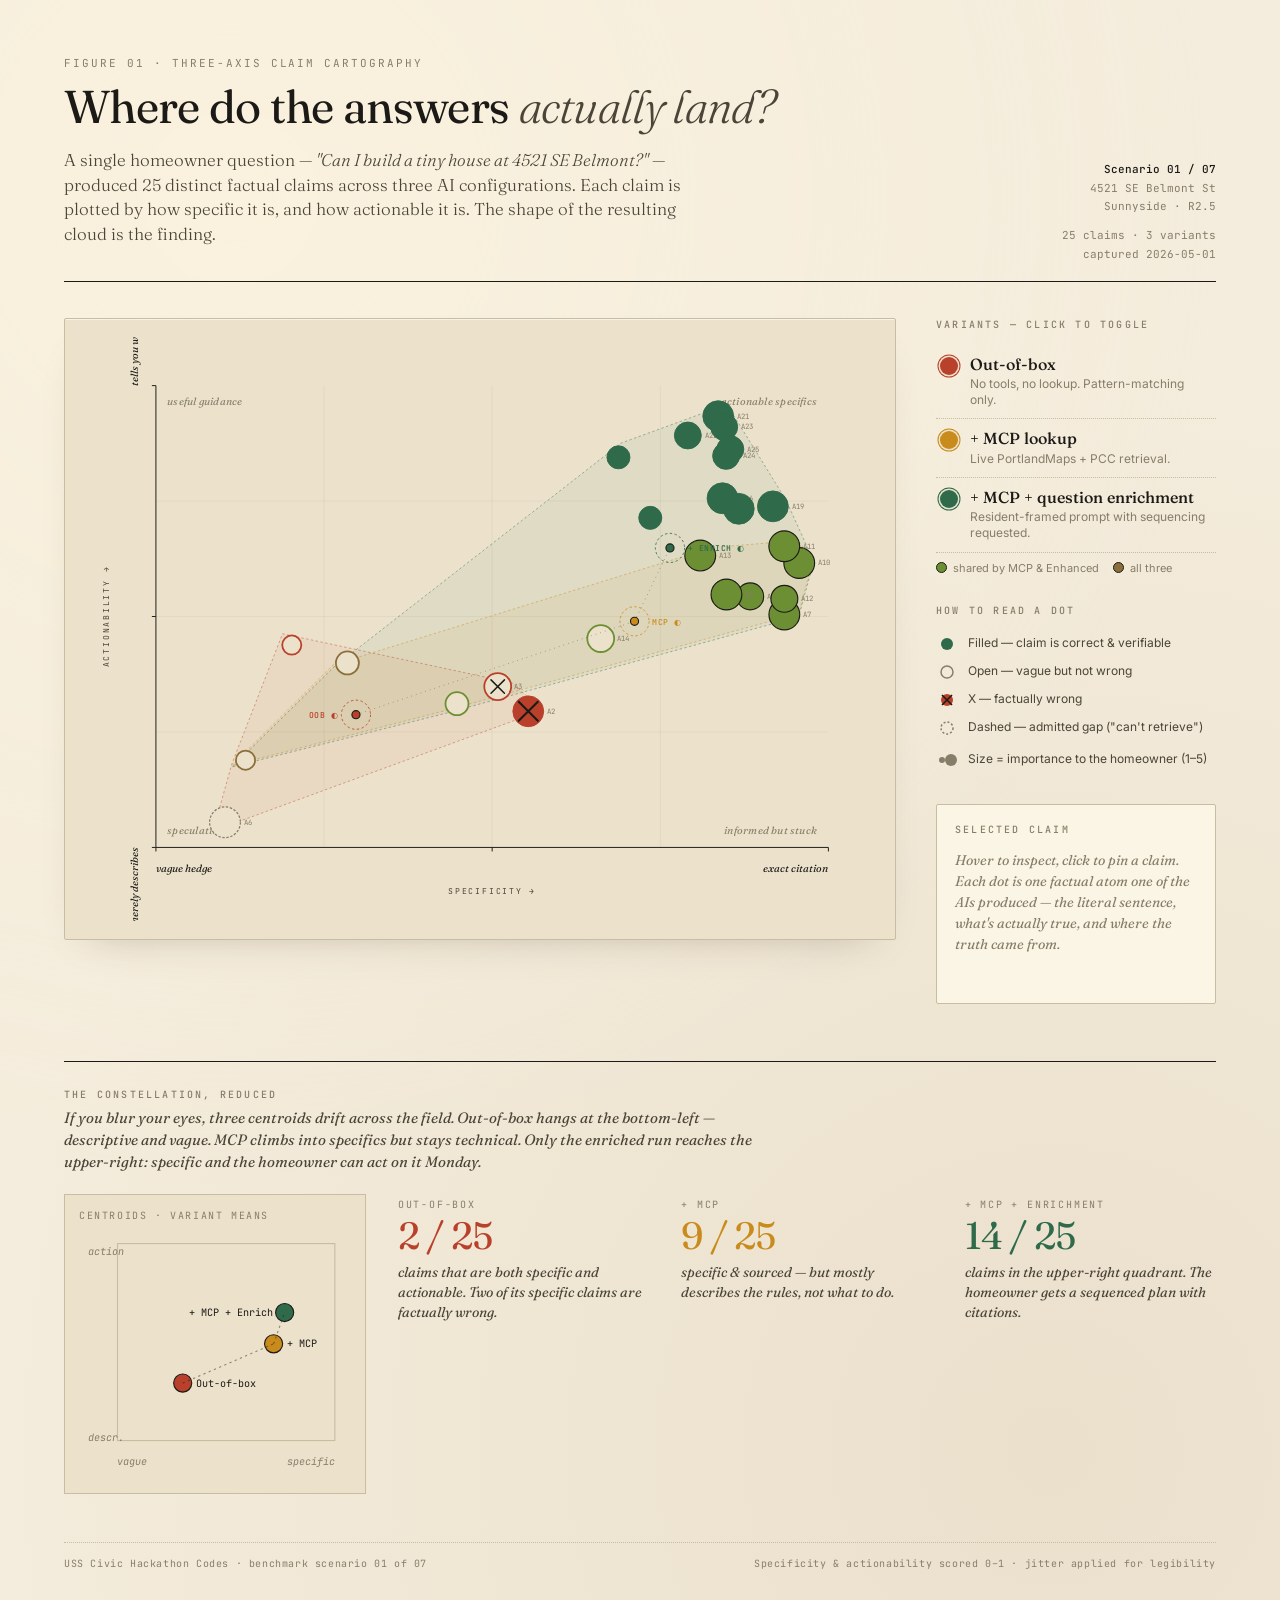
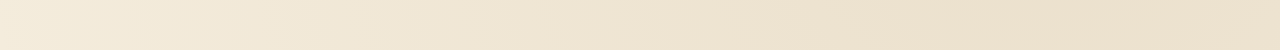
<file: site/mockup-d-constellation.html>
<!DOCTYPE html>
<html lang="en">
<head>
<meta charset="UTF-8" />
<meta name="viewport" content="width=device-width, initial-scale=1.0" />
<title>Claim Constellation — Tiny House at 4521 SE Belmont</title>
<link rel="preconnect" href="https://fonts.googleapis.com">
<link rel="preconnect" href="https://fonts.gstatic.com" crossorigin>
<link href="https://fonts.googleapis.com/css2?family=Fraunces:opsz,wght@9..144,300;9..144,400;9..144,500;9..144,600;9..144,700&family=Inter:wght@300;400;500;600&family=JetBrains+Mono:wght@400;500&display=swap" rel="stylesheet">
<style>
  :root {
    --paper: #f4ecdc;
    --paper-2: #ece2cc;
    --ink: #1c1a16;
    --ink-soft: #4a4538;
    --ink-faint: #877e6a;
    --rule: #c8bda1;
    --rule-soft: #d8cdb1;
    --oob: #b9412b;        /* terracotta red — out-of-box */
    --mcp: #c98b1c;        /* warm amber — MCP only */
    --enh: #2f6b4b;        /* deep moss green — Enhanced */
    --shared-me: #6c8f33;  /* MCP+Enhanced shared (yellow-green) */
    --shared-all: #8a6f3a; /* all three */
    --bg-grid: rgba(120, 110, 88, 0.10);
  }

  * { box-sizing: border-box; }

  html, body {
    margin: 0;
    padding: 0;
    background: var(--paper);
    color: var(--ink);
    font-family: 'Inter', system-ui, sans-serif;
    font-weight: 400;
    -webkit-font-smoothing: antialiased;
  }

  body {
    background-image:
      radial-gradient(circle at 18% 12%, rgba(255, 246, 224, 0.55), transparent 55%),
      radial-gradient(circle at 82% 88%, rgba(192, 168, 130, 0.18), transparent 60%);
    min-height: 100vh;
  }

  .page {
    max-width: 1380px;
    margin: 0 auto;
    padding: 56px 64px 80px;
  }

  /* ───────── Masthead ───────── */
  .masthead {
    display: flex;
    align-items: flex-end;
    justify-content: space-between;
    border-bottom: 1px solid var(--ink);
    padding-bottom: 18px;
    margin-bottom: 36px;
    gap: 48px;
  }
  .masthead-l .eyebrow {
    font-family: 'JetBrains Mono', monospace;
    font-size: 11px;
    letter-spacing: 0.18em;
    text-transform: uppercase;
    color: var(--ink-faint);
    margin-bottom: 14px;
  }
  .masthead-l h1 {
    font-family: 'Fraunces', serif;
    font-weight: 400;
    font-size: 46px;
    line-height: 1.02;
    letter-spacing: -0.015em;
    margin: 0 0 10px;
  }
  .masthead-l h1 em {
    font-style: italic;
    font-weight: 300;
    color: var(--ink-soft);
  }
  .masthead-l .dek {
    font-family: 'Fraunces', serif;
    font-size: 17px;
    line-height: 1.45;
    color: var(--ink-soft);
    max-width: 640px;
    font-weight: 300;
  }
  .masthead-r {
    text-align: right;
    font-family: 'JetBrains Mono', monospace;
    font-size: 11px;
    line-height: 1.7;
    color: var(--ink-faint);
  }
  .masthead-r b { color: var(--ink); font-weight: 500; }

  /* ───────── Layout ───────── */
  .canvas-wrap {
    display: grid;
    grid-template-columns: 1fr 280px;
    gap: 40px;
    align-items: start;
  }

  /* ───────── Plot ───────── */
  .plot-card {
    position: relative;
    background: var(--paper-2);
    border: 1px solid var(--rule);
    border-radius: 2px;
    padding: 18px;
    box-shadow:
      0 1px 0 rgba(255,255,255,0.6) inset,
      0 18px 40px -28px rgba(60, 45, 20, 0.35);
  }
  svg.plot { display: block; width: 100%; height: auto; }

  .quadrant-label {
    font-family: 'Fraunces', serif;
    font-style: italic;
    font-size: 13px;
    fill: var(--ink-faint);
    letter-spacing: 0.02em;
  }
  .axis-tick {
    font-family: 'JetBrains Mono', monospace;
    font-size: 10px;
    fill: var(--ink-faint);
  }
  .axis-end {
    font-family: 'Fraunces', serif;
    font-style: italic;
    font-size: 13px;
    fill: var(--ink);
    font-weight: 400;
  }
  .axis-title {
    font-family: 'JetBrains Mono', monospace;
    font-size: 10px;
    letter-spacing: 0.22em;
    text-transform: uppercase;
    fill: var(--ink-soft);
  }
  .grid-line { stroke: var(--bg-grid); stroke-width: 1; }
  .axis-line { stroke: var(--ink); stroke-width: 1.2; }

  .dot { cursor: pointer; transition: opacity 180ms ease, transform 120ms ease; transform-origin: center; transform-box: fill-box; }
  .dot:hover { transform: scale(1.18); }
  .dot.dimmed { opacity: 0.08 !important; }
  .dot.pinned-other { opacity: 0.18; }
  .hull { fill-opacity: 0.06; stroke-opacity: 0.55; stroke-width: 1; stroke-dasharray: 3 3; pointer-events: none; transition: opacity 180ms ease; }
  .hull.dimmed { opacity: 0; }
  .centroid { pointer-events: none; transition: opacity 180ms ease; }
  .centroid-label {
    font-family: 'JetBrains Mono', monospace;
    font-size: 10px;
    font-weight: 500;
    letter-spacing: 0.06em;
  }

  /* ───────── Sidebar ───────── */
  .sidebar { display: flex; flex-direction: column; gap: 28px; position: sticky; top: 24px; }

  .legend h3, .keys h3, .detail h3 {
    font-family: 'JetBrains Mono', monospace;
    font-size: 10px;
    letter-spacing: 0.22em;
    text-transform: uppercase;
    color: var(--ink-faint);
    margin: 0 0 14px;
    font-weight: 500;
  }

  .legend-row {
    display: flex;
    align-items: flex-start;
    gap: 12px;
    padding: 10px 4px;
    border-bottom: 1px dotted var(--rule);
    cursor: pointer;
    user-select: none;
    transition: opacity 150ms ease;
  }
  .legend-row:last-child { border-bottom: none; }
  .legend-row.off { opacity: 0.32; }
  .legend-swatch {
    flex: 0 0 18px;
    width: 18px;
    height: 18px;
    border-radius: 50%;
    margin-top: 2px;
    box-shadow: 0 0 0 1.5px var(--paper-2), 0 0 0 2.5px currentColor;
  }
  .legend-text { flex: 1; }
  .legend-text .label {
    font-family: 'Fraunces', serif;
    font-size: 16px;
    font-weight: 500;
    color: var(--ink);
    line-height: 1.15;
  }
  .legend-text .sub {
    font-family: 'Inter', sans-serif;
    font-size: 12px;
    color: var(--ink-faint);
    margin-top: 3px;
    line-height: 1.35;
  }

  .keys { font-family: 'Inter', sans-serif; font-size: 12px; color: var(--ink-soft); line-height: 1.55; }
  .key-row { display: flex; align-items: center; gap: 10px; margin: 6px 0; }
  .key-row svg { flex: 0 0 22px; }

  .detail {
    background: #fbf5e6;
    border: 1px solid var(--rule);
    border-radius: 2px;
    padding: 18px 18px 20px;
    min-height: 200px;
  }
  .detail .placeholder {
    font-family: 'Fraunces', serif;
    font-style: italic;
    font-size: 14px;
    color: var(--ink-faint);
    line-height: 1.5;
  }
  .detail .atom-id {
    font-family: 'JetBrains Mono', monospace;
    font-size: 10px;
    color: var(--ink-faint);
    letter-spacing: 0.1em;
    margin-bottom: 4px;
  }
  .detail .atom-claim {
    font-family: 'Fraunces', serif;
    font-size: 17px;
    line-height: 1.32;
    color: var(--ink);
    margin: 4px 0 14px;
    font-weight: 400;
  }
  .detail .meta-row {
    display: flex;
    justify-content: space-between;
    font-family: 'JetBrains Mono', monospace;
    font-size: 10px;
    color: var(--ink-faint);
    text-transform: uppercase;
    letter-spacing: 0.08em;
    border-top: 1px dotted var(--rule);
    padding: 7px 0;
  }
  .detail .meta-row b { color: var(--ink); font-weight: 500; }
  .detail .citation {
    font-family: 'JetBrains Mono', monospace;
    font-size: 11px;
    color: var(--ink-soft);
    background: var(--paper-2);
    padding: 6px 8px;
    border-left: 2px solid var(--ink-faint);
    margin-top: 12px;
    word-break: break-word;
  }
  .detail .verdict {
    display: inline-block;
    margin-top: 10px;
    font-family: 'Inter', sans-serif;
    font-size: 11px;
    font-weight: 500;
    text-transform: uppercase;
    letter-spacing: 0.1em;
    padding: 3px 8px;
    border-radius: 2px;
  }
  .v-correct { background: rgba(47,107,75,0.14); color: var(--enh); }
  .v-wrong { background: rgba(185,65,43,0.16); color: var(--oob); }
  .v-partial { background: rgba(201,139,28,0.18); color: #8d5d09; }
  .v-vague { background: rgba(135,126,106,0.16); color: var(--ink-soft); }
  .v-gap { background: rgba(135,126,106,0.16); color: var(--ink-soft); border: 1px dashed var(--ink-faint); }

  /* ───────── Tooltip ───────── */
  .tooltip {
    position: fixed;
    pointer-events: none;
    background: #1c1a16;
    color: #f4ecdc;
    padding: 10px 12px;
    border-radius: 2px;
    font-family: 'Inter', sans-serif;
    font-size: 12px;
    line-height: 1.4;
    max-width: 280px;
    box-shadow: 0 6px 20px rgba(0,0,0,0.25);
    opacity: 0;
    transform: translateY(4px);
    transition: opacity 120ms ease;
    z-index: 100;
  }
  .tooltip.visible { opacity: 1; transform: translateY(0); }
  .tooltip .tt-id { font-family: 'JetBrains Mono', monospace; font-size: 9px; letter-spacing: 0.14em; opacity: 0.55; margin-bottom: 4px; }
  .tooltip .tt-claim { font-family: 'Fraunces', serif; font-size: 14px; line-height: 1.3; margin-bottom: 6px; }
  .tooltip .tt-meta { font-family: 'JetBrains Mono', monospace; font-size: 10px; opacity: 0.7; }

  /* ───────── Reduction strip ───────── */
  .reduction {
    margin-top: 56px;
    padding-top: 26px;
    border-top: 1px solid var(--ink);
  }
  .reduction h2 {
    font-family: 'JetBrains Mono', monospace;
    font-size: 10px;
    letter-spacing: 0.22em;
    text-transform: uppercase;
    color: var(--ink-faint);
    margin: 0 0 6px;
    font-weight: 500;
  }
  .reduction p {
    font-family: 'Fraunces', serif;
    font-style: italic;
    font-size: 15px;
    color: var(--ink-soft);
    margin: 0 0 22px;
    max-width: 720px;
    line-height: 1.45;
  }
  .reduction-grid {
    display: grid;
    grid-template-columns: 1.2fr 1fr 1fr 1fr;
    gap: 32px;
    align-items: start;
  }
  .mini-plot { background: var(--paper-2); border: 1px solid var(--rule); padding: 14px; }
  .mini-plot svg { width: 100%; height: auto; display: block; }
  .mini-plot .mini-title {
    font-family: 'JetBrains Mono', monospace;
    font-size: 10px;
    letter-spacing: 0.16em;
    text-transform: uppercase;
    color: var(--ink-faint);
    margin-bottom: 8px;
  }
  .stat-card { padding-top: 4px; }
  .stat-card .stat-label {
    font-family: 'JetBrains Mono', monospace;
    font-size: 10px;
    letter-spacing: 0.18em;
    text-transform: uppercase;
    color: var(--ink-faint);
    margin-bottom: 6px;
  }
  .stat-card .stat-value {
    font-family: 'Fraunces', serif;
    font-size: 38px;
    line-height: 1;
    font-weight: 400;
    letter-spacing: -0.02em;
  }
  .stat-card .stat-sub {
    font-family: 'Fraunces', serif;
    font-style: italic;
    font-size: 14px;
    color: var(--ink-soft);
    margin-top: 8px;
    line-height: 1.4;
  }
  .stat-card.oob .stat-value { color: var(--oob); }
  .stat-card.mcp .stat-value { color: var(--mcp); }
  .stat-card.enh .stat-value { color: var(--enh); }

  .footer-note {
    margin-top: 48px;
    font-family: 'JetBrains Mono', monospace;
    font-size: 10px;
    color: var(--ink-faint);
    letter-spacing: 0.06em;
    border-top: 1px dotted var(--rule);
    padding-top: 14px;
    display: flex;
    justify-content: space-between;
  }
</style>
</head>
<body>
<div class="page">

  <header class="masthead">
    <div class="masthead-l">
      <div class="eyebrow">Figure 01 · Three-axis claim cartography</div>
      <h1>Where do the answers <em>actually land?</em></h1>
      <p class="dek">A single homeowner question — <i>"Can I build a tiny house at 4521 SE Belmont?"</i> — produced 25 distinct factual claims across three AI configurations. Each claim is plotted by how specific it is, and how actionable it is. The shape of the resulting cloud is the finding.</p>
    </div>
    <div class="masthead-r">
      <div><b>Scenario 01 / 07</b></div>
      <div>4521 SE Belmont St</div>
      <div>Sunnyside · R2.5</div>
      <div style="margin-top:10px;">25 claims · 3 variants</div>
      <div>captured 2026-05-01</div>
    </div>
  </header>

  <div class="canvas-wrap">

    <!-- ────────── PLOT ────────── -->
    <div class="plot-card">
      <svg class="plot" viewBox="0 0 980 720" preserveAspectRatio="xMidYMid meet" id="plot">
        <!-- (rendered by JS) -->
      </svg>
    </div>

    <!-- ────────── SIDEBAR ────────── -->
    <aside class="sidebar">

      <section class="legend" id="legend">
        <h3>Variants — click to toggle</h3>
        <div class="legend-row" data-variant="O" style="color: var(--oob);">
          <div class="legend-swatch" style="background: var(--oob);"></div>
          <div class="legend-text">
            <div class="label">Out-of-box</div>
            <div class="sub">No tools, no lookup. Pattern-matching only.</div>
          </div>
        </div>
        <div class="legend-row" data-variant="M" style="color: var(--mcp);">
          <div class="legend-swatch" style="background: var(--mcp);"></div>
          <div class="legend-text">
            <div class="label">+ MCP lookup</div>
            <div class="sub">Live PortlandMaps + PCC retrieval.</div>
          </div>
        </div>
        <div class="legend-row" data-variant="E" style="color: var(--enh);">
          <div class="legend-swatch" style="background: var(--enh);"></div>
          <div class="legend-text">
            <div class="label">+ MCP + question enrichment</div>
            <div class="sub">Resident-framed prompt with sequencing requested.</div>
          </div>
        </div>
        <div style="display:flex;gap:14px;margin-top:8px;font-family:'Inter',sans-serif;font-size:11px;color:var(--ink-faint);align-items:center;">
          <div style="display:flex;align-items:center;gap:6px;">
            <span style="width:11px;height:11px;border-radius:50%;background:var(--shared-me);display:inline-block;border:1px solid #1c1a16;"></span>
            <span>shared by MCP & Enhanced</span>
          </div>
          <div style="display:flex;align-items:center;gap:6px;">
            <span style="width:11px;height:11px;border-radius:50%;background:var(--shared-all);display:inline-block;border:1px solid #1c1a16;"></span>
            <span>all three</span>
          </div>
        </div>
      </section>

      <section class="keys">
        <h3>How to read a dot</h3>
        <div class="key-row">
          <svg width="22" height="22" viewBox="0 0 22 22"><circle cx="11" cy="11" r="6" fill="#2f6b4b"/></svg>
          <span>Filled — claim is correct & verifiable</span>
        </div>
        <div class="key-row">
          <svg width="22" height="22" viewBox="0 0 22 22"><circle cx="11" cy="11" r="6" fill="none" stroke="#877e6a" stroke-width="1.5"/></svg>
          <span>Open — vague but not wrong</span>
        </div>
        <div class="key-row">
          <svg width="22" height="22" viewBox="0 0 22 22"><circle cx="11" cy="11" r="6" fill="#b9412b"/><line x1="6" y1="6" x2="16" y2="16" stroke="#1c1a16" stroke-width="1.6"/><line x1="16" y1="6" x2="6" y2="16" stroke="#1c1a16" stroke-width="1.6"/></svg>
          <span>X — factually wrong</span>
        </div>
        <div class="key-row">
          <svg width="22" height="22" viewBox="0 0 22 22"><circle cx="11" cy="11" r="6" fill="none" stroke="#877e6a" stroke-width="1.5" stroke-dasharray="2 2"/></svg>
          <span>Dashed — admitted gap ("can't retrieve")</span>
        </div>
        <div class="key-row" style="margin-top:10px;">
          <svg width="22" height="22" viewBox="0 0 22 22"><circle cx="6" cy="11" r="3" fill="#877e6a"/><circle cx="15" cy="11" r="6" fill="#877e6a"/></svg>
          <span>Size = importance to the homeowner (1–5)</span>
        </div>
      </section>

      <section class="detail" id="detail">
        <h3>Selected claim</h3>
        <div class="placeholder">
          Hover to inspect, click to pin a claim. Each dot is one factual atom one of the AIs produced — the literal sentence, what's actually true, and where the truth came from.
        </div>
      </section>
    </aside>
  </div>

  <!-- ────────── REDUCTION ────────── -->
  <section class="reduction">
    <h2>The constellation, reduced</h2>
    <p>If you blur your eyes, three centroids drift across the field. Out-of-box hangs at the bottom-left — descriptive and vague. MCP climbs into specifics but stays technical. Only the enriched run reaches the upper-right: specific <i>and</i> the homeowner can act on it Monday.</p>
    <div class="reduction-grid">
      <div class="mini-plot">
        <div class="mini-title">Centroids · variant means</div>
        <svg viewBox="0 0 240 220" id="mini-plot"></svg>
      </div>
      <div class="stat-card oob">
        <div class="stat-label">Out-of-box</div>
        <div class="stat-value">2 / 25</div>
        <div class="stat-sub">claims that are both specific and actionable. Two of its specific claims are factually wrong.</div>
      </div>
      <div class="stat-card mcp">
        <div class="stat-label">+ MCP</div>
        <div class="stat-value">9 / 25</div>
        <div class="stat-sub">specific & sourced — but mostly describes the rules, not what to do.</div>
      </div>
      <div class="stat-card enh">
        <div class="stat-label">+ MCP + Enrichment</div>
        <div class="stat-value">14 / 25</div>
        <div class="stat-sub">claims in the upper-right quadrant. The homeowner gets a sequenced plan with citations.</div>
      </div>
    </div>
  </section>

  <div class="footer-note">
    <span>USS Civic Hackathon Codes · benchmark scenario 01 of 07</span>
    <span>Specificity & actionability scored 0–1 · jitter applied for legibility</span>
  </div>
</div>

<div class="tooltip" id="tooltip"></div>

<script>
/* ────────────── DATA ────────────── */
const CORPUS = [
  { id:"A1",  text:"ADU rules generally apply",                                  variants:"OME", x:0.15, y:0.20, ok:"vague",   imp:2, cite:null },
  { id:"A2",  text:"Most lots permit ~1,000 sf second dwelling",                 variants:"O",   x:0.55, y:0.30, ok:"wrong",   imp:5, cite:null, truth:"Wrong. Title 33.205.040 caps ADUs at 800 sf or 75% of main, whichever is less." },
  { id:"A3",  text:"Setbacks ~5 ft from all property lines",                     variants:"O",   x:0.50, y:0.35, ok:"partial", imp:4, cite:null, truth:"Partial. Side & rear are 5 ft, but front yard is 10 ft in R2.5 (PCC 33.110.220)." },
  { id:"A4",  text:"Will need a building permit",                                variants:"OME", x:0.30, y:0.40, ok:"vague",   imp:3, cite:null },
  { id:"A5",  text:"Contact City permitting office",                             variants:"O",   x:0.20, y:0.45, ok:"vague",   imp:2, cite:null },
  { id:"A6",  text:"Cannot retrieve address-specific zoning data",               variants:"O",   x:0.10, y:0.05, ok:"gap",     imp:5, cite:null, truth:"Honest gap. Out-of-box AI has no PortlandMaps access, so it bails." },
  { id:"A7",  text:"Base zone is R2.5 single-dwelling",                          variants:"ME",  x:0.95, y:0.50, ok:"correct", imp:5, cite:"PortlandMaps zoning lookup" },
  { id:"A8",  text:"No overlay zones detected",                                  variants:"ME",  x:0.90, y:0.55, ok:"correct", imp:4, cite:"PortlandMaps overlay layer" },
  { id:"A9",  text:"ADU permitted under Title 33.205",                           variants:"ME",  x:0.85, y:0.55, ok:"correct", imp:5, cite:"PCC 33.205" },
  { id:"A10", text:"Max ADU 800 sf or 75% of main, whichever is less",           variants:"ME",  x:0.95, y:0.60, ok:"correct", imp:5, cite:"PCC 33.205.040" },
  { id:"A11", text:"Front 10', side 5', rear 5' setbacks",                       variants:"ME",  x:0.95, y:0.65, ok:"correct", imp:5, cite:"PCC 33.110.220" },
  { id:"A12", text:"Height limit 20'",                                           variants:"ME",  x:0.95, y:0.55, ok:"correct", imp:4, cite:"PCC 33.205" },
  { id:"A13", text:"Permits: building + plumbing + electrical + mechanical",     variants:"ME",  x:0.80, y:0.65, ok:"correct", imp:5, cite:null },
  { id:"A14", text:"SDCs apply (water, sewer, transportation, parks)",           variants:"ME",  x:0.65, y:0.45, ok:"vague",   imp:4, cite:null },
  { id:"A15", text:"Stormwater management may be required",                      variants:"ME",  x:0.45, y:0.30, ok:"vague",   imp:3, cite:null },
  { id:"A16", text:"THOW not permitted as permanent residence",                  variants:"E",   x:0.85, y:0.75, ok:"correct", imp:5, cite:"PCC 33.910" },
  { id:"A17", text:"Tiny house must be on foundation, treated as ADU",           variants:"E",   x:0.85, y:0.75, ok:"correct", imp:5, cite:"PCC 33.205" },
  { id:"A18", text:"Rear yard placement easiest",                                variants:"E",   x:0.70, y:0.85, ok:"correct", imp:3, cite:null },
  { id:"A19", text:"SDCs typically $15,000–$25,000",                             variants:"E",   x:0.90, y:0.75, ok:"correct", imp:5, cite:"BDS Code Guide" },
  { id:"A20", text:"Building permit fees separate from SDCs",                    variants:"E",   x:0.75, y:0.70, ok:"correct", imp:3, cite:null },
  { id:"A21", text:"Step 1: free zoning confirmation at BDS",                    variants:"E",   x:0.85, y:0.95, ok:"correct", imp:5, cite:null },
  { id:"A22", text:"Step 2: site plan",                                          variants:"E",   x:0.80, y:0.90, ok:"correct", imp:4, cite:null },
  { id:"A23", text:"Step 3: building permit application",                        variants:"E",   x:0.85, y:0.90, ok:"correct", imp:4, cite:null },
  { id:"A24", text:"Step 4: plumbing/electrical/mechanical sub-permits",         variants:"E",   x:0.85, y:0.85, ok:"correct", imp:4, cite:null },
  { id:"A25", text:"Step 5: erosion control before excavation",                  variants:"E",   x:0.85, y:0.85, ok:"correct", imp:4, cite:null }
];

/* ─── Plot dimensions ─── */
const W = 980, H = 720;
const M = { top: 60, right: 60, bottom: 90, left: 90 };
const innerW = W - M.left - M.right;
const innerH = H - M.top - M.bottom;

/* ─── Deterministic jitter ─── */
function jitter(seed, range) {
  // simple LCG-ish hash from string seed
  let h = 0;
  for (let i = 0; i < seed.length; i++) h = (h * 31 + seed.charCodeAt(i)) | 0;
  const r = ((Math.sin(h) * 10000) % 1 + 1) % 1;
  return (r - 0.5) * 2 * range;
}

/* ─── X/Y mapping ─── */
function px(x, id) {
  const xj = x + jitter(id + "x", 0.018);
  return M.left + Math.max(0, Math.min(1, xj)) * innerW;
}
function py(y, id) {
  const yj = y + jitter(id + "y", 0.018);
  // y=0 at bottom, y=1 at top → invert
  return M.top + (1 - Math.max(0, Math.min(1, yj))) * innerH;
}

/* ─── Color per variants string ─── */
function dotFill(variants) {
  if (variants === "O") return "var(--oob)";
  if (variants === "M") return "var(--mcp)";
  if (variants === "E") return "var(--enh)";
  if (variants === "ME") return "var(--shared-me)";
  if (variants === "OME") return "var(--shared-all)";
  return "var(--ink-faint)";
}
function dotStroke(variants) {
  if (variants.length > 1) return "#1c1a16";
  return dotFill(variants);
}

/* ─── Size ─── */
function dotR(imp) { return 7 + imp * 2.4; }  // 9.4 .. 19

/* ────────────── RENDER PLOT ────────────── */
const svg = document.getElementById('plot');
const NS = "http://www.w3.org/2000/svg";

function el(tag, attrs = {}, parent = svg) {
  const e = document.createElementNS(NS, tag);
  for (const [k,v] of Object.entries(attrs)) e.setAttribute(k, v);
  parent.appendChild(e);
  return e;
}

/* Background grid */
for (let i = 1; i < 4; i++) {
  const x = M.left + (i/4) * innerW;
  el('line', { x1:x, y1:M.top, x2:x, y2:M.top+innerH, class:'grid-line' });
}
for (let i = 1; i < 4; i++) {
  const y = M.top + (i/4) * innerH;
  el('line', { x1:M.left, y1:y, x2:M.left+innerW, y2:y, class:'grid-line' });
}

/* Quadrant labels (subtle, italic) */
const qPad = 14;
el('text', { x:M.left + qPad,            y:M.top + innerH - qPad - 2, class:'quadrant-label', 'text-anchor':'start' }).textContent = 'speculative';
el('text', { x:M.left + innerW - qPad,   y:M.top + innerH - qPad - 2, class:'quadrant-label', 'text-anchor':'end'   }).textContent = 'informed but stuck';
el('text', { x:M.left + qPad,            y:M.top + qPad + 10,         class:'quadrant-label', 'text-anchor':'start' }).textContent = 'useful guidance';
el('text', { x:M.left + innerW - qPad,   y:M.top + qPad + 10,         class:'quadrant-label', 'text-anchor':'end'   }).textContent = 'actionable specifics';

/* Axes */
el('line', { x1:M.left, y1:M.top+innerH, x2:M.left+innerW, y2:M.top+innerH, class:'axis-line' });
el('line', { x1:M.left, y1:M.top,        x2:M.left,        y2:M.top+innerH, class:'axis-line' });

/* X axis end labels */
el('text', { x:M.left,            y:M.top+innerH+30, class:'axis-end', 'text-anchor':'start' }).textContent = 'vague hedge';
el('text', { x:M.left+innerW,     y:M.top+innerH+30, class:'axis-end', 'text-anchor':'end'   }).textContent = 'exact citation';
/* X axis title */
const xTitle = el('text', { x:M.left+innerW/2, y:M.top+innerH+58, class:'axis-title', 'text-anchor':'middle' });
xTitle.textContent = 'SPECIFICITY  →';

/* Y axis end labels (rotated) */
const yLow = el('text', { class:'axis-end', 'text-anchor':'end',  transform:`translate(${M.left-22},${M.top+innerH}) rotate(-90)` });
yLow.textContent = 'merely describes';
const yHigh = el('text', { class:'axis-end', 'text-anchor':'start', transform:`translate(${M.left-22},${M.top}) rotate(-90)` });
yHigh.textContent = 'tells you what to do';
const yTitle = el('text', { class:'axis-title', 'text-anchor':'middle', transform:`translate(${M.left-58},${M.top+innerH/2}) rotate(-90)` });
yTitle.textContent = 'ACTIONABILITY  →';

/* Tick markers (0, .25, .5, .75, 1 — minimal) */
[0, 0.5, 1].forEach(v => {
  const x = M.left + v*innerW;
  el('line', { x1:x, y1:M.top+innerH, x2:x, y2:M.top+innerH+5, class:'axis-line' });
});
[0, 0.5, 1].forEach(v => {
  const y = M.top + (1-v)*innerH;
  el('line', { x1:M.left-5, y1:y, x2:M.left, y2:y, class:'axis-line' });
});

/* ─── Convex hulls per variant ─── */
function pointsForVariant(v) {
  return CORPUS.filter(d => d.variants.includes(v)).map(d => [px(d.x,d.id), py(d.y,d.id)]);
}
function convexHull(points) {
  if (points.length < 3) return points.slice();
  const pts = points.slice().sort((a,b)=>a[0]-b[0]||a[1]-b[1]);
  const cross = (o,a,b) => (a[0]-o[0])*(b[1]-o[1])-(a[1]-o[1])*(b[0]-o[0]);
  const lower = [];
  for (const p of pts) {
    while (lower.length>=2 && cross(lower[lower.length-2], lower[lower.length-1], p)<=0) lower.pop();
    lower.push(p);
  }
  const upper = [];
  for (let i=pts.length-1;i>=0;i--){
    const p = pts[i];
    while (upper.length>=2 && cross(upper[upper.length-2], upper[upper.length-1], p)<=0) upper.pop();
    upper.push(p);
  }
  return lower.slice(0,-1).concat(upper.slice(0,-1));
}
/* expand hull outward slightly so it surrounds the dots */
function expandHull(hull, pad) {
  const cx = hull.reduce((s,p)=>s+p[0],0)/hull.length;
  const cy = hull.reduce((s,p)=>s+p[1],0)/hull.length;
  return hull.map(([x,y])=>{
    const dx = x-cx, dy=y-cy;
    const d = Math.hypot(dx,dy)||1;
    return [x + (dx/d)*pad, y + (dy/d)*pad];
  });
}

const variantColors = { O:"#b9412b", M:"#c98b1c", E:"#2f6b4b" };
const hullsLayer = el('g', { id:'hulls' });
['O','M','E'].forEach(v => {
  const pts = pointsForVariant(v);
  const hull = expandHull(convexHull(pts), 18);
  if (hull.length < 3) return;
  const dStr = "M" + hull.map(p=>p.join(',')).join(' L') + " Z";
  el('path', { d:dStr, class:'hull', 'data-variant':v, fill:variantColors[v], stroke:variantColors[v] }, hullsLayer);
});

/* ─── Dots ─── */
const dotsLayer = el('g', { id:'dots' });
const tooltip = document.getElementById('tooltip');
const detail  = document.getElementById('detail');
let pinnedId = null;

function correctnessGlyph(d, cx, cy, r) {
  // returns extra svg for the "shape" overlay
  const g = document.createElementNS(NS,'g');
  g.setAttribute('class','dot-glyph');
  g.setAttribute('pointer-events','none');
  if (d.ok === 'wrong' || d.ok === 'partial') {
    const sw = d.ok === 'wrong' ? 2.6 : 1.8;
    const reach = d.ok === 'wrong' ? 0.62 : 0.5;
    const a = document.createElementNS(NS,'line');
    a.setAttribute('x1', cx-r*reach); a.setAttribute('y1', cy-r*reach);
    a.setAttribute('x2', cx+r*reach); a.setAttribute('y2', cy+r*reach);
    a.setAttribute('stroke','#1c1a16'); a.setAttribute('stroke-width', sw);
    a.setAttribute('stroke-linecap','round');
    const b = document.createElementNS(NS,'line');
    b.setAttribute('x1', cx+r*reach); b.setAttribute('y1', cy-r*reach);
    b.setAttribute('x2', cx-r*reach); b.setAttribute('y2', cy+r*reach);
    b.setAttribute('stroke','#1c1a16'); b.setAttribute('stroke-width', sw);
    b.setAttribute('stroke-linecap','round');
    g.appendChild(a); g.appendChild(b);
  }
  return g;
}

CORPUS.forEach(d => {
  const cx = px(d.x, d.id);
  const cy = py(d.y, d.id);
  const r  = dotR(d.imp);
  const fillStyle = dotFill(d.variants);
  let strokeColor = dotStroke(d.variants);

  let circleAttrs = {
    cx, cy, r,
    'data-id': d.id,
    'data-variants': d.variants,
    class: 'dot',
    style: `fill: ${fillStyle}; stroke: ${strokeColor};`,
    'stroke-width': d.variants.length > 1 ? 1.4 : 1.2
  };

  // shape encoding
  if (d.ok === 'vague' || d.ok === 'partial') {
    circleAttrs.style = `fill: var(--paper-2); stroke: ${fillStyle === 'var(--shared-all)' ? '#8a6f3a' : (fillStyle.startsWith('var') ? `var(${fillStyle.slice(4,-1)})` : fillStyle)};`;
    circleAttrs['stroke-width'] = 2.2;
  }
  if (d.ok === 'gap') {
    circleAttrs.style = `fill: var(--paper-2); stroke: var(--ink-faint);`;
    circleAttrs['stroke-width'] = 1.6;
    circleAttrs['stroke-dasharray'] = '3 2';
  }

  const c = el('circle', circleAttrs, dotsLayer);

  // wrong/partial X overlay
  if (d.ok === 'wrong' || d.ok === 'partial') {
    const glyph = correctnessGlyph(d, cx, cy, r);
    glyph.setAttribute('data-id', d.id);
    dotsLayer.appendChild(glyph);
  }

  // small ID label for top-importance dots (subtle)
  if (d.imp >= 4) {
    const lbl = el('text', {
      x: cx + r + 4,
      y: cy + 3,
      class: 'axis-tick',
      'pointer-events': 'none',
      style: 'fill: var(--ink-faint); font-size: 9px;'
    }, dotsLayer);
    lbl.textContent = d.id;
  }

  // events
  c.addEventListener('mouseenter', e => showTooltip(e, d));
  c.addEventListener('mousemove',  e => moveTooltip(e));
  c.addEventListener('mouseleave', () => hideTooltip());
  c.addEventListener('click',      () => pinDetail(d));
});

/* ─── Centroid markers ─── */
function centroid(v) {
  const pts = CORPUS.filter(d => d.variants.includes(v)).map(d => [px(d.x,d.id), py(d.y,d.id)]);
  const cx = pts.reduce((s,p)=>s+p[0],0)/pts.length;
  const cy = pts.reduce((s,p)=>s+p[1],0)/pts.length;
  return [cx, cy];
}
const centroidLayer = el('g', { id:'centroids' });
const centroids = {};
['O','M','E'].forEach(v => {
  centroids[v] = centroid(v);
});
// drift arrows O→M→E (subtle, behind dots? layer is appended after, so on top — keep it subtle)
function arrowPath(a, b) {
  return `M${a[0]},${a[1]} L${b[0]},${b[1]}`;
}
const driftG = el('g', { id:'drift', opacity: 0.45 }, centroidLayer);
el('path', { d: arrowPath(centroids.O, centroids.M), stroke:'#1c1a16', 'stroke-width':1, 'stroke-dasharray':'1 5', fill:'none' }, driftG);
el('path', { d: arrowPath(centroids.M, centroids.E), stroke:'#1c1a16', 'stroke-width':1, 'stroke-dasharray':'1 5', fill:'none' }, driftG);

['O','M','E'].forEach(v => {
  const [cx,cy] = centroids[v];
  const g = el('g', { class:'centroid', 'data-variant':v }, centroidLayer);
  el('circle', { cx, cy, r:18, fill:'none', stroke: variantColors[v], 'stroke-width':1.2, 'stroke-dasharray':'3 3', opacity:0.85 }, g);
  el('circle', { cx, cy, r:5, fill: variantColors[v], stroke:'#1c1a16', 'stroke-width':1.4 }, g);
  // small triangle marker
  const labelX = v === 'O' ? cx - 22 : (v === 'E' ? cx + 22 : cx + 22);
  const labelAnchor = v === 'O' ? 'end' : 'start';
  const t = el('text', {
    x: labelX, y: cy + 4,
    'text-anchor': labelAnchor,
    class:'centroid-label',
    fill: variantColors[v]
  }, g);
  t.textContent = v === 'O' ? 'OOB ◐' : (v === 'M' ? 'MCP ◐' : '+ ENRICH ◐');
});

/* ────────────── TOOLTIP & DETAIL ────────────── */
function variantLabel(v) {
  const map = { O:'Out-of-box', M:'+ MCP', E:'+ MCP + Enrichment' };
  return v.split('').map(x => map[x]).join(' & ');
}
function correctnessLabel(ok) {
  return ({
    correct:'verified correct',
    vague:'vague but not wrong',
    wrong:'factually wrong',
    partial:'partially wrong',
    gap:'admitted gap'
  })[ok] || ok;
}
function correctnessClass(ok) {
  return ({correct:'v-correct',wrong:'v-wrong',partial:'v-partial',vague:'v-vague',gap:'v-gap'})[ok] || 'v-vague';
}

function showTooltip(e, d) {
  tooltip.innerHTML = `
    <div class="tt-id">${d.id} · ${variantLabel(d.variants)}</div>
    <div class="tt-claim">"${d.text}"</div>
    <div class="tt-meta">${correctnessLabel(d.ok)} · importance ${d.imp}/5${d.cite ? ' · '+d.cite : ''}</div>
  `;
  tooltip.classList.add('visible');
  moveTooltip(e);
  if (!pinnedId) showDetail(d, false);
}
function moveTooltip(e) {
  const pad = 14;
  let x = e.clientX + pad, y = e.clientY + pad;
  const rect = tooltip.getBoundingClientRect();
  if (x + rect.width  > window.innerWidth)  x = e.clientX - rect.width  - pad;
  if (y + rect.height > window.innerHeight) y = e.clientY - rect.height - pad;
  tooltip.style.left = x + 'px';
  tooltip.style.top  = y + 'px';
}
function hideTooltip() {
  tooltip.classList.remove('visible');
  if (!pinnedId) clearDetail();
}

function showDetail(d, pinned) {
  detail.innerHTML = `
    <h3>Selected claim ${pinned ? '· pinned' : ''}</h3>
    <div class="atom-id">${d.id} · ${variantLabel(d.variants)}</div>
    <div class="atom-claim">"${d.text}"</div>
    <div class="meta-row"><span>specificity</span><b>${d.x.toFixed(2)}</b></div>
    <div class="meta-row"><span>actionability</span><b>${d.y.toFixed(2)}</b></div>
    <div class="meta-row"><span>importance</span><b>${d.imp} / 5</b></div>
    <div class="verdict ${correctnessClass(d.ok)}">${correctnessLabel(d.ok)}</div>
    ${d.truth ? `<div class="citation"><b>truth:</b> ${d.truth}</div>` : ''}
    ${d.cite ? `<div class="citation"><b>source:</b> ${d.cite}</div>` : (d.ok === 'correct' ? '<div class="citation" style="opacity:0.6;">no specific citation given by the AI</div>' : '')}
  `;
}
function clearDetail() {
  detail.innerHTML = `
    <h3>Selected claim</h3>
    <div class="placeholder">Hover to inspect, click to pin a claim. Each dot is one factual atom one of the AIs produced — the literal sentence, what's actually true, and where the truth came from.</div>
  `;
}
function pinDetail(d) {
  if (pinnedId === d.id) {
    pinnedId = null;
    clearDetail();
    document.querySelectorAll('.dot').forEach(n => n.classList.remove('pinned-other'));
    return;
  }
  pinnedId = d.id;
  showDetail(d, true);
  document.querySelectorAll('.dot').forEach(n => {
    if (n.getAttribute('data-id') === d.id) n.classList.remove('pinned-other');
    else n.classList.add('pinned-other');
  });
}

/* ────────────── LEGEND TOGGLES ────────────── */
const variantState = { O:true, M:true, E:true };
document.querySelectorAll('#legend .legend-row').forEach(row => {
  row.addEventListener('click', () => {
    const v = row.dataset.variant;
    variantState[v] = !variantState[v];
    row.classList.toggle('off', !variantState[v]);
    applyVariantFilter();
  });
});
function applyVariantFilter() {
  const active = Object.entries(variantState).filter(([_,on])=>on).map(([k])=>k);
  document.querySelectorAll('.dot').forEach(n => {
    const id = n.getAttribute('data-id');
    if (!id) return;
    const d = CORPUS.find(x=>x.id===id);
    if (!d) return;
    const matches = d.variants.split('').some(v => active.includes(v));
    n.classList.toggle('dimmed', !matches);
  });
  document.querySelectorAll('.hull').forEach(h => {
    const v = h.dataset.variant;
    h.classList.toggle('dimmed', !active.includes(v));
  });
  document.querySelectorAll('.centroid').forEach(c => {
    const v = c.dataset.variant;
    c.style.opacity = active.includes(v) ? 1 : 0.05;
  });
}

/* ────────────── MINI PLOT (centroids) ────────────── */
(function miniPlot(){
  const mini = document.getElementById('mini-plot');
  const w = 240, h = 220, mp = { l:34, r:14, t:12, b:34 };
  const iw = w-mp.l-mp.r, ih = h-mp.t-mp.b;
  function mel(tag,attrs={}){const e=document.createElementNS(NS,tag);for(const[k,v] of Object.entries(attrs))e.setAttribute(k,v);mini.appendChild(e);return e;}
  // frame
  mel('rect',{x:mp.l,y:mp.t,width:iw,height:ih,fill:'none',stroke:'#c8bda1','stroke-width':1});
  // axis labels
  const t1 = mel('text',{x:mp.l,y:h-12,'font-family':'JetBrains Mono, monospace','font-size':9,'font-style':'italic',fill:'#877e6a'}); t1.textContent='vague';
  const t2 = mel('text',{x:mp.l+iw,y:h-12,'text-anchor':'end','font-family':'JetBrains Mono, monospace','font-size':9,'font-style':'italic',fill:'#877e6a'}); t2.textContent='specific';
  const t3 = mel('text',{x:8,y:mp.t+10,'font-family':'JetBrains Mono, monospace','font-size':9,'font-style':'italic',fill:'#877e6a'}); t3.textContent='action';
  const t4 = mel('text',{x:8,y:mp.t+ih,'font-family':'JetBrains Mono, monospace','font-size':9,'font-style':'italic',fill:'#877e6a'}); t4.textContent='descr.';
  // centroids
  function centMini(v){
    const pts = CORPUS.filter(d=>d.variants.includes(v));
    const cx = pts.reduce((s,d)=>s+d.x,0)/pts.length;
    const cy = pts.reduce((s,d)=>s+d.y,0)/pts.length;
    return [mp.l + cx*iw, mp.t + (1-cy)*ih];
  }
  const labels = { O:'Out-of-box', M:'+ MCP', E:'+ MCP + Enrich' };
  ['O','M','E'].forEach(v=>{
    const [x,y] = centMini(v);
    mel('circle',{cx:x,cy:y,r:8,fill:variantColors[v],stroke:'#1c1a16','stroke-width':1});
    const lblOffset = v==='E' ? -10 : 12;
    const anchor = v==='E' ? 'end' : 'start';
    const lblX = v==='E' ? x-10 : x+12;
    const t = mel('text',{x:lblX,y:y+3,'font-family':'JetBrains Mono, monospace','font-size':9,fill:'#1c1a16','text-anchor':anchor});
    t.textContent = labels[v];
  });
  // arrow O→M→E
  function arrow(a,b,opacity=0.45){
    mel('line',{x1:a[0],y1:a[1],x2:b[0],y2:b[1],stroke:'#1c1a16','stroke-width':1,'stroke-dasharray':'2 3',opacity});
  }
  arrow(centMini('O'),centMini('M'));
  arrow(centMini('M'),centMini('E'));
})();
</script>
</body>
</html>
</file>
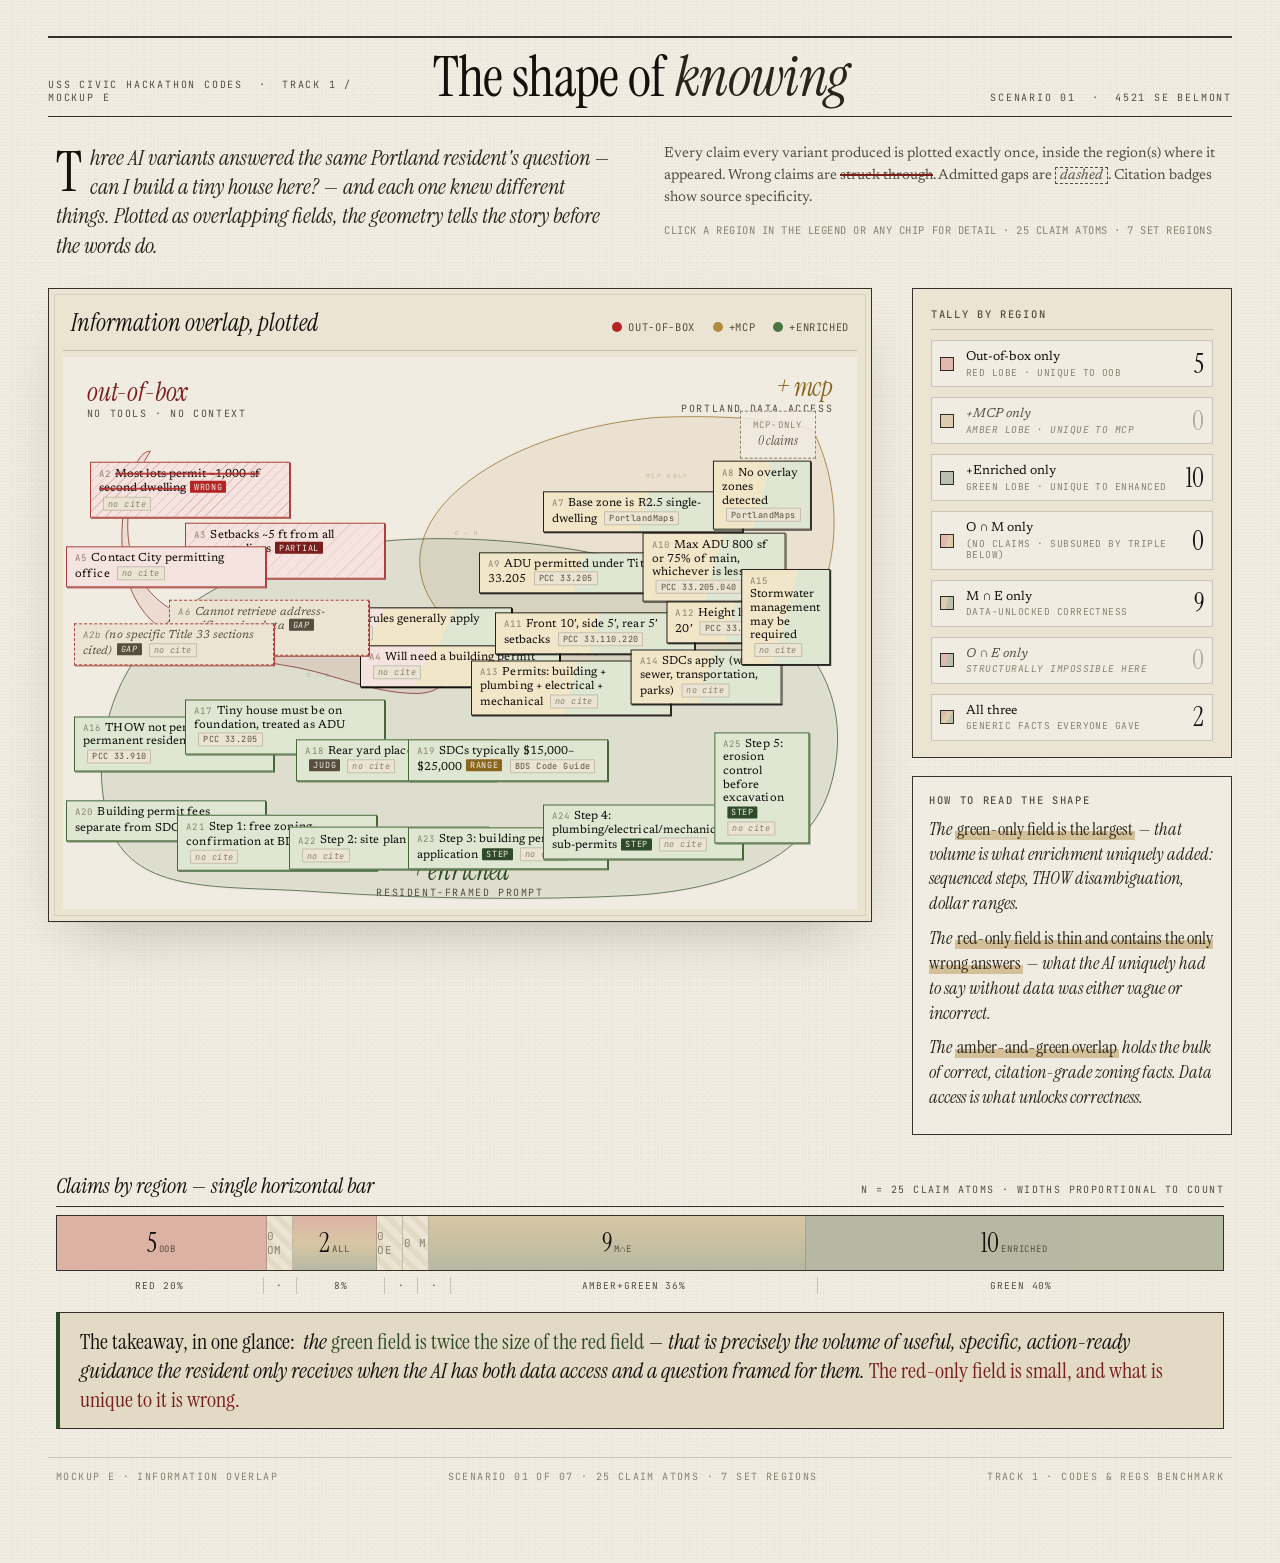
<file: site/mockup-e-overlap.html>
<!DOCTYPE html>
<html lang="en">
<head>
<meta charset="UTF-8">
<meta name="viewport" content="width=device-width, initial-scale=1.0">
<title>Information Overlap — What each AI uniquely contributed</title>
<link rel="preconnect" href="https://fonts.googleapis.com">
<link rel="preconnect" href="https://fonts.gstatic.com" crossorigin>
<link href="https://fonts.googleapis.com/css2?family=Instrument+Serif:ital@0;1&family=Newsreader:ital,opsz,wght@0,6..72,300;0,6..72,400;0,6..72,500;0,6..72,600;1,6..72,400&family=JetBrains+Mono:wght@300;400;500&display=swap" rel="stylesheet">
<style>
  :root {
    --paper: #f1ece1;
    --paper-2: #ebe4d3;
    --paper-3: #e2dac4;
    --paper-edge: #d4ca b0;
    --ink: #14110d;
    --ink-2: #2a251c;
    --ink-3: #564e3f;
    --ink-4: #8a8170;
    --ink-5: #b3a995;
    --rule: rgba(20, 17, 13, 0.85);
    --rule-soft: rgba(20, 17, 13, 0.18);
    --rule-hair: rgba(20, 17, 13, 0.10);

    /* Region colors — pastel fills + strong outlines */
    --oob-fill: rgba(178, 36, 36, 0.13);
    --oob-fill-strong: rgba(178, 36, 36, 0.26);
    --oob-line: #7a1d1d;
    --oob-bright: #b32424;
    --oob-chip-bg: #f5e3df;
    --oob-chip-border: #a8423b;

    --mcp-fill: rgba(176, 138, 62, 0.16);
    --mcp-fill-strong: rgba(176, 138, 62, 0.32);
    --mcp-line: #8a651e;
    --mcp-bright: #b08a3e;
    --mcp-chip-bg: #f2e6c8;
    --mcp-chip-border: #9c7a2c;

    --enh-fill: rgba(47, 74, 40, 0.14);
    --enh-fill-strong: rgba(47, 74, 40, 0.28);
    --enh-line: #2f4a28;
    --enh-bright: #4d7340;
    --enh-chip-bg: #dfe7d3;
    --enh-chip-border: #46673a;

    --serif: "Instrument Serif", "Times New Roman", serif;
    --body: "Newsreader", "Georgia", serif;
    --mono: "JetBrains Mono", ui-monospace, monospace;
  }

  * { box-sizing: border-box; margin: 0; padding: 0; }

  html, body {
    background: var(--paper);
    color: var(--ink);
    font-family: var(--body);
    font-weight: 400;
    -webkit-font-smoothing: antialiased;
    text-rendering: optimizeLegibility;
  }

  body {
    background-image:
      radial-gradient(rgba(20,17,13,0.045) 1px, transparent 1px),
      radial-gradient(rgba(20,17,13,0.025) 1px, transparent 1px);
    background-size: 3px 3px, 7px 7px;
    background-position: 0 0, 1px 1px;
    min-height: 100vh;
    padding: 36px 48px 80px;
  }

  /* MASTHEAD ----------------------------------------------------------- */
  .masthead {
    border-top: 2px solid var(--rule);
    border-bottom: 1px solid var(--rule);
    padding: 14px 0 12px;
    display: grid;
    grid-template-columns: 1fr auto 1fr;
    align-items: end;
    gap: 32px;
    margin-bottom: 26px;
  }
  .masthead .stamp {
    font-family: var(--mono);
    font-size: 10px;
    letter-spacing: 0.18em;
    text-transform: uppercase;
    color: var(--ink-3);
  }
  .masthead .stamp.right { text-align: right; }
  .masthead .title {
    font-family: var(--serif);
    font-size: 56px;
    line-height: 0.92;
    letter-spacing: -0.012em;
    text-align: center;
    font-weight: 400;
  }
  .masthead .title em {
    font-style: italic;
    color: var(--ink-2);
  }

  .deck {
    display: grid;
    grid-template-columns: 1fr 1fr;
    gap: 48px;
    max-width: 1340px;
    margin: 0 auto 28px;
    padding: 0 8px;
  }
  .deck .lede {
    font-family: var(--serif);
    font-size: 22px;
    line-height: 1.34;
    color: var(--ink-2);
    font-style: italic;
  }
  .deck .lede::first-letter {
    font-size: 56px;
    float: left;
    line-height: 0.85;
    padding: 6px 8px 0 0;
    font-style: normal;
    color: var(--ink);
  }
  .deck .meta {
    font-family: var(--body);
    font-size: 14.5px;
    line-height: 1.55;
    color: var(--ink-3);
  }
  .deck .meta strong { color: var(--ink); font-weight: 600; }
  .deck .meta .small {
    font-family: var(--mono);
    font-size: 10.5px;
    letter-spacing: 0.05em;
    color: var(--ink-4);
    margin-top: 12px;
    text-transform: uppercase;
    display: block;
  }

  /* LAYOUT ------------------------------------------------------------- */
  .stage {
    max-width: 1340px;
    margin: 0 auto;
    display: grid;
    grid-template-columns: minmax(0, 1fr) 320px;
    gap: 40px;
    align-items: start;
  }

  /* DIAGRAM ------------------------------------------------------------ */
  .diagram-wrap {
    position: relative;
    border: 1px solid var(--rule);
    background: var(--paper-2);
    padding: 14px 14px 12px;
    box-shadow:
      0 1px 0 rgba(20,17,13,0.04),
      0 24px 60px -28px rgba(20,17,13,0.30);
  }
  .diagram-wrap::before {
    content: "";
    position: absolute;
    inset: 5px;
    border: 1px solid var(--rule-hair);
    pointer-events: none;
  }
  .diagram-head {
    display: flex;
    justify-content: space-between;
    align-items: baseline;
    padding: 4px 8px 12px;
    border-bottom: 1px solid var(--rule-soft);
    margin-bottom: 6px;
  }
  .diagram-head .h {
    font-family: var(--serif);
    font-size: 24px;
    font-style: italic;
    color: var(--ink);
  }
  .diagram-head .legend {
    display: flex;
    gap: 18px;
    font-family: var(--mono);
    font-size: 10.5px;
    letter-spacing: 0.06em;
    text-transform: uppercase;
    color: var(--ink-3);
  }
  .diagram-head .legend span::before {
    content: "";
    display: inline-block;
    width: 10px;
    height: 10px;
    border-radius: 50%;
    margin-right: 6px;
    transform: translateY(1px);
  }
  .diagram-head .legend .lg-o::before { background: var(--oob-bright); }
  .diagram-head .legend .lg-m::before { background: var(--mcp-bright); }
  .diagram-head .legend .lg-e::before { background: var(--enh-bright); }

  .canvas {
    position: relative;
    width: 100%;
    aspect-ratio: 1180 / 820;
    background: var(--paper);
    overflow: hidden;
  }
  .canvas svg.blobs {
    position: absolute;
    inset: 0;
    width: 100%;
    height: 100%;
    pointer-events: none;
  }
  .canvas svg.blobs .lobe {
    fill-opacity: 0.55;
    mix-blend-mode: multiply;
    transition: fill-opacity 280ms ease, stroke-width 280ms ease;
    cursor: pointer;
    pointer-events: auto;
  }
  .canvas svg.blobs .lobe-stroke {
    fill: none;
    stroke-width: 1.4;
    stroke-dasharray: none;
    transition: stroke-width 280ms ease, opacity 280ms ease;
    opacity: 0.75;
  }
  .canvas.dim-O svg.blobs #lobe-O { fill-opacity: 0.92; }
  .canvas.dim-O svg.blobs #lobe-O-stroke { stroke-width: 2.4; opacity: 1; }
  .canvas.dim-M svg.blobs #lobe-M { fill-opacity: 0.92; }
  .canvas.dim-M svg.blobs #lobe-M-stroke { stroke-width: 2.4; opacity: 1; }
  .canvas.dim-E svg.blobs #lobe-E { fill-opacity: 0.92; }
  .canvas.dim-E svg.blobs #lobe-E-stroke { stroke-width: 2.4; opacity: 1; }
  .canvas.dim-O svg.blobs #lobe-M, .canvas.dim-O svg.blobs #lobe-E { fill-opacity: 0.18; }
  .canvas.dim-M svg.blobs #lobe-O, .canvas.dim-M svg.blobs #lobe-E { fill-opacity: 0.18; }
  .canvas.dim-E svg.blobs #lobe-O, .canvas.dim-E svg.blobs #lobe-M { fill-opacity: 0.18; }

  .labels {
    position: absolute;
    inset: 0;
    pointer-events: none;
  }
  .blob-label {
    position: absolute;
    font-family: var(--serif);
    font-style: italic;
    font-size: 26px;
    line-height: 1;
    letter-spacing: -0.005em;
    text-transform: lowercase;
  }
  .blob-label .sub {
    display: block;
    font-family: var(--mono);
    font-style: normal;
    font-size: 10px;
    letter-spacing: 0.16em;
    text-transform: uppercase;
    margin-top: 4px;
    color: var(--ink-3);
  }
  .blob-label.lab-O { top: 4%; left: 3%; color: var(--oob-line); }
  .blob-label.lab-M { top: 3%; right: 3%; color: var(--mcp-line); text-align: right; }
  .blob-label.lab-E { bottom: 2%; left: 50%; transform: translateX(-50%); color: var(--enh-line); text-align: center; }

  /* CHIPS -------------------------------------------------------------- */
  .chips {
    position: absolute;
    inset: 0;
    pointer-events: none;
  }
  .chip {
    position: absolute;
    pointer-events: auto;
    transform: translate(-50%, -50%);
    background: var(--paper);
    border: 1px solid var(--rule);
    padding: 5px 9px 5px 8px;
    font-family: var(--body);
    font-size: 11.6px;
    line-height: 1.18;
    letter-spacing: 0.005em;
    color: var(--ink);
    max-width: 200px;
    cursor: pointer;
    transition: transform 220ms ease, box-shadow 220ms ease, z-index 0s;
    box-shadow: 1px 1px 0 var(--rule);
    z-index: 4;
  }
  .chip:hover {
    z-index: 30;
    transform: translate(-50%, -50%) scale(1.06);
    box-shadow: 2px 2px 0 var(--rule), 0 14px 28px -10px rgba(20,17,13,0.4);
  }
  .chip .id {
    font-family: var(--mono);
    font-size: 9px;
    letter-spacing: 0.12em;
    color: var(--ink-4);
    display: inline-block;
    margin-right: 4px;
  }
  .chip .cite {
    display: inline-block;
    margin-left: 4px;
    padding: 1px 4px;
    font-family: var(--mono);
    font-size: 8.5px;
    letter-spacing: 0.05em;
    color: var(--ink-3);
    border: 1px solid var(--rule-soft);
    background: var(--paper-2);
    border-radius: 1px;
    vertical-align: 1px;
  }
  .chip .cite.none { color: var(--ink-4); font-style: italic; }

  /* tints */
  .chip.region-O { background: var(--oob-chip-bg); border-color: var(--oob-chip-border); box-shadow: 1px 1px 0 var(--oob-chip-border); }
  .chip.region-M { background: var(--mcp-chip-bg); border-color: var(--mcp-chip-border); box-shadow: 1px 1px 0 var(--mcp-chip-border); }
  .chip.region-E { background: var(--enh-chip-bg); border-color: var(--enh-chip-border); box-shadow: 1px 1px 0 var(--enh-chip-border); }
  .chip.region-OM { background: linear-gradient(105deg, var(--oob-chip-bg) 50%, var(--mcp-chip-bg) 50%); border-color: var(--ink-2); }
  .chip.region-ME { background: linear-gradient(105deg, var(--mcp-chip-bg) 50%, var(--enh-chip-bg) 50%); border-color: var(--ink-2); }
  .chip.region-OE { background: linear-gradient(105deg, var(--oob-chip-bg) 50%, var(--enh-chip-bg) 50%); border-color: var(--ink-2); }
  .chip.region-OME {
    background:
      linear-gradient(115deg, var(--oob-chip-bg) 33%, var(--mcp-chip-bg) 33% 66%, var(--enh-chip-bg) 66%);
    border-color: var(--ink);
    box-shadow: 1px 1px 0 var(--ink);
  }

  /* correctness markers */
  .chip.wrong {
    background-image:
      repeating-linear-gradient(135deg, transparent 0 6px, rgba(178,36,36,0.18) 6px 7px);
  }
  .chip.wrong .text {
    text-decoration: line-through;
    text-decoration-color: rgba(178, 36, 36, 0.85);
    text-decoration-thickness: 1.5px;
  }
  .chip.partial {
    background-image:
      repeating-linear-gradient(135deg, transparent 0 8px, rgba(178,36,36,0.10) 8px 9px);
  }
  .chip.gap {
    border-style: dashed;
    background: var(--paper-2);
    color: var(--ink-3);
    font-style: italic;
  }
  .chip.gap .text { font-style: italic; }

  .badge {
    display: inline-block;
    font-family: var(--mono);
    font-size: 8.5px;
    letter-spacing: 0.08em;
    text-transform: uppercase;
    padding: 1px 4px;
    margin-left: 4px;
    background: var(--oob-bright);
    color: var(--paper);
    border-radius: 1px;
    vertical-align: 1.5px;
  }
  .badge.gap-b { background: var(--ink-3); }
  .badge.partial-b { background: var(--oob-line); }
  .badge.judg { background: var(--ink-3); }
  .badge.range { background: var(--mcp-line); }
  .badge.action { background: var(--enh-line); }

  /* empty-region markers */
  .empty-mark { pointer-events: none; transform: translate(-50%, -50%); text-align: center; z-index: 1; }
  .empty-bx {
    font-family: var(--mono);
    font-size: 9px;
    letter-spacing: 0.14em;
    color: var(--ink-4);
    text-transform: uppercase;
    padding: 8px 12px;
    border: 1px dashed var(--ink-4);
    background: rgba(241, 236, 225, 0.85);
    line-height: 1.3;
  }
  .empty-bx span {
    font-size: 13px;
    font-family: var(--serif);
    font-style: italic;
    letter-spacing: 0;
    text-transform: none;
    color: var(--ink-3);
    display: inline-block;
    margin-top: 2px;
  }

  /* connector dots */
  .dot {
    position: absolute;
    width: 4px;
    height: 4px;
    background: var(--ink);
    border-radius: 50%;
    transform: translate(-50%, -50%);
    pointer-events: none;
    z-index: 2;
  }

  /* SIDE PANEL --------------------------------------------------------- */
  .side {
    position: sticky;
    top: 24px;
  }
  .side .panel {
    background: var(--paper-2);
    border: 1px solid var(--rule);
    padding: 18px 18px 16px;
    margin-bottom: 18px;
  }
  .side .panel h3 {
    font-family: var(--mono);
    font-size: 10.5px;
    letter-spacing: 0.16em;
    text-transform: uppercase;
    color: var(--ink-3);
    margin-bottom: 10px;
    padding-bottom: 8px;
    border-bottom: 1px solid var(--rule-soft);
    font-weight: 500;
  }

  .tally {
    display: grid;
    gap: 10px;
  }
  .tally-row {
    display: grid;
    grid-template-columns: 16px 1fr auto;
    align-items: center;
    gap: 10px;
    padding: 8px 8px;
    background: var(--paper);
    border: 1px solid var(--rule-soft);
    cursor: pointer;
    transition: border-color 200ms ease, background 200ms ease;
  }
  .tally-row:hover, .tally-row.active {
    border-color: var(--rule);
    background: var(--paper-3);
  }
  .tally-row .swatch {
    width: 14px;
    height: 14px;
    border: 1px solid var(--rule);
  }
  .tally-row .swatch.tri {
    background:
      linear-gradient(120deg, var(--oob-fill-strong) 33%, var(--mcp-fill-strong) 33% 66%, var(--enh-fill-strong) 66%);
  }
  .tally-row .swatch.O { background: var(--oob-fill-strong); }
  .tally-row .swatch.M { background: var(--mcp-fill-strong); }
  .tally-row .swatch.E { background: var(--enh-fill-strong); }
  .tally-row .swatch.OM { background: linear-gradient(105deg, var(--oob-fill-strong) 50%, var(--mcp-fill-strong) 50%); }
  .tally-row .swatch.ME { background: linear-gradient(105deg, var(--mcp-fill-strong) 50%, var(--enh-fill-strong) 50%); }
  .tally-row .swatch.OE { background: linear-gradient(105deg, var(--oob-fill-strong) 50%, var(--enh-fill-strong) 50%); }
  .tally-row .label {
    font-family: var(--body);
    font-size: 13px;
    line-height: 1.2;
    color: var(--ink);
  }
  .tally-row .label small {
    display: block;
    font-family: var(--mono);
    font-size: 9.5px;
    letter-spacing: 0.05em;
    color: var(--ink-4);
    text-transform: uppercase;
    margin-top: 2px;
  }
  .tally-row .count {
    font-family: var(--serif);
    font-size: 26px;
    line-height: 1;
    color: var(--ink);
    font-weight: 400;
  }
  .tally-row.empty .count { color: var(--ink-5); }
  .tally-row.empty .label { color: var(--ink-3); font-style: italic; }

  .reading {
    background: var(--paper);
    border: 1px solid var(--rule);
    padding: 16px 16px 14px;
  }
  .reading h3 {
    font-family: var(--mono);
    font-size: 10.5px;
    letter-spacing: 0.16em;
    text-transform: uppercase;
    color: var(--ink-3);
    margin-bottom: 10px;
    font-weight: 500;
  }
  .reading p {
    font-family: var(--serif);
    font-size: 17.5px;
    line-height: 1.42;
    color: var(--ink-2);
    font-style: italic;
    margin-bottom: 10px;
  }
  .reading p strong {
    font-style: normal;
    font-weight: 500;
    background: linear-gradient(transparent 60%, rgba(176,138,62,0.45) 60%);
    padding: 0 2px;
  }

  /* DETAIL POPUP ------------------------------------------------------- */
  .detail {
    position: fixed;
    bottom: 28px;
    left: 50%;
    transform: translateX(-50%) translateY(0);
    background: var(--paper);
    border: 1.5px solid var(--rule);
    padding: 18px 22px;
    width: min(720px, 90vw);
    box-shadow: 4px 6px 0 var(--rule), 0 30px 60px -20px rgba(20,17,13,0.45);
    transition: opacity 220ms ease, transform 280ms cubic-bezier(.2,.8,.2,1);
    z-index: 100;
    opacity: 0;
    pointer-events: none;
    visibility: hidden;
  }
  .detail.show {
    opacity: 1;
    pointer-events: auto;
    visibility: visible;
  }
  .detail .close {
    position: absolute;
    top: 8px;
    right: 12px;
    font-family: var(--mono);
    font-size: 14px;
    background: none;
    border: none;
    cursor: pointer;
    color: var(--ink-3);
  }
  .detail .row1 {
    display: flex;
    align-items: baseline;
    gap: 10px;
    margin-bottom: 6px;
    flex-wrap: wrap;
  }
  .detail .id-big {
    font-family: var(--mono);
    font-size: 11px;
    letter-spacing: 0.14em;
    color: var(--ink-3);
    background: var(--paper-3);
    padding: 2px 6px;
    border: 1px solid var(--rule-soft);
  }
  .detail .where {
    font-family: var(--mono);
    font-size: 10.5px;
    letter-spacing: 0.06em;
    color: var(--ink-3);
    text-transform: uppercase;
  }
  .detail .where b { color: var(--ink); }
  .detail .quote {
    font-family: var(--serif);
    font-size: 24px;
    font-style: italic;
    line-height: 1.28;
    color: var(--ink);
    margin: 6px 0 12px;
  }
  .detail .verdict {
    font-family: var(--body);
    font-size: 14px;
    line-height: 1.5;
    color: var(--ink-2);
    border-top: 1px solid var(--rule-soft);
    padding-top: 10px;
  }
  .detail .verdict b {
    font-family: var(--mono);
    font-size: 10.5px;
    letter-spacing: 0.1em;
    text-transform: uppercase;
    color: var(--ink);
    display: inline-block;
    margin-right: 6px;
  }

  /* SUMMARY TAPE ------------------------------------------------------- */
  .tape-wrap {
    max-width: 1340px;
    margin: 36px auto 0;
    padding: 0 8px;
  }
  .tape-head {
    display: flex;
    justify-content: space-between;
    align-items: baseline;
    margin-bottom: 8px;
    border-bottom: 1px solid var(--rule);
    padding-bottom: 6px;
  }
  .tape-head h4 {
    font-family: var(--serif);
    font-style: italic;
    font-size: 22px;
    font-weight: 400;
  }
  .tape-head .key {
    font-family: var(--mono);
    font-size: 10px;
    letter-spacing: 0.14em;
    text-transform: uppercase;
    color: var(--ink-3);
  }
  .tape {
    height: 56px;
    border: 1px solid var(--rule);
    display: flex;
    overflow: hidden;
    background: var(--paper-2);
  }
  .tape .seg {
    position: relative;
    height: 100%;
    border-right: 1px solid rgba(20,17,13,0.18);
    display: flex;
    align-items: center;
    justify-content: center;
    overflow: hidden;
    transition: filter 250ms ease;
  }
  .tape .seg:last-child { border-right: none; }
  .tape .seg.O   { background: var(--oob-fill-strong); }
  .tape .seg.M   { background: var(--mcp-fill-strong); }
  .tape .seg.E   { background: var(--enh-fill-strong); }
  .tape .seg.OM  { background: linear-gradient(180deg, var(--oob-fill-strong), var(--mcp-fill-strong)); }
  .tape .seg.ME  { background: linear-gradient(180deg, var(--mcp-fill-strong), var(--enh-fill-strong)); }
  .tape .seg.OE  { background: linear-gradient(180deg, var(--oob-fill-strong), var(--enh-fill-strong)); }
  .tape .seg.OME { background: linear-gradient(180deg, var(--oob-fill-strong), var(--mcp-fill-strong), var(--enh-fill-strong)); }
  .tape .seg.empty { background: repeating-linear-gradient(45deg, var(--paper-2) 0 6px, var(--paper-3) 6px 12px); }
  .tape .seg .num {
    font-family: var(--serif);
    font-size: 26px;
    color: var(--ink);
    font-weight: 400;
  }
  .tape .seg .num small {
    font-family: var(--mono);
    font-size: 9px;
    letter-spacing: 0.08em;
    color: var(--ink-3);
    margin-left: 2px;
    text-transform: uppercase;
  }
  .tape-axis {
    display: flex;
    margin-top: 6px;
    font-family: var(--mono);
    font-size: 9.5px;
    letter-spacing: 0.1em;
    text-transform: uppercase;
    color: var(--ink-3);
  }
  .tape-axis .ax {
    border-right: 1px solid var(--rule-soft);
    padding: 2px 4px;
    text-align: center;
  }
  .tape-axis .ax:last-child { border-right: none; }

  .takeaway {
    margin-top: 18px;
    padding: 14px 20px;
    border: 1px solid var(--rule);
    border-left: 4px solid var(--enh-line);
    background: var(--paper-3);
    font-family: var(--serif);
    font-size: 22px;
    font-style: italic;
    line-height: 1.32;
    color: var(--ink);
  }
  .takeaway b { font-style: normal; font-weight: 500; }
  .takeaway .red { color: var(--oob-line); font-weight: 500; font-style: normal; }
  .takeaway .green { color: var(--enh-line); font-weight: 500; font-style: normal; }

  .footer {
    max-width: 1340px;
    margin: 28px auto 0;
    padding: 12px 8px 0;
    border-top: 1px solid var(--rule-soft);
    display: flex;
    justify-content: space-between;
    font-family: var(--mono);
    font-size: 10px;
    letter-spacing: 0.14em;
    text-transform: uppercase;
    color: var(--ink-4);
  }

  @media (max-width: 1140px) {
    .stage { grid-template-columns: 1fr; }
    .side { position: static; }
  }

</style>
</head>
<body>

<header class="masthead">
  <div class="stamp">USS Civic Hackathon Codes &nbsp;·&nbsp; Track 1 / Mockup E</div>
  <h1 class="title">The shape of <em>knowing</em></h1>
  <div class="stamp right">Scenario 01 &nbsp;·&nbsp; 4521 SE Belmont</div>
</header>

<section class="deck">
  <div class="lede">
    Three AI variants answered the same Portland resident's question — <em>can I build a tiny house here?</em> — and each one knew different things. Plotted as overlapping fields, the geometry tells the story before the words do.
  </div>
  <div class="meta">
    Every claim every variant produced is plotted exactly once, inside the region(s) where it appeared. Wrong claims are <span style="text-decoration: line-through; text-decoration-color: var(--oob-line); text-decoration-thickness: 1.5px;">struck through</span>. Admitted gaps are <span style="border:1px dashed var(--ink-3); padding:0 4px; font-style:italic; color:var(--ink-3);">dashed</span>. Citation badges show source specificity.
    <span class="small">Click a region in the legend or any chip for detail · 25 claim atoms · 7 set regions</span>
  </div>
</section>

<main class="stage">

  <!-- DIAGRAM -->
  <div class="diagram-wrap">
    <div class="diagram-head">
      <div class="h">Information overlap, plotted</div>
      <div class="legend">
        <span class="lg-o">Out-of-box</span>
        <span class="lg-m">+MCP</span>
        <span class="lg-e">+Enriched</span>
      </div>
    </div>

    <div class="canvas" id="canvas">

      <!-- Organic blobs (SVG) -->
      <svg class="blobs" viewBox="0 0 1180 820" preserveAspectRatio="xMidYMid meet">
        <defs>
          <filter id="soft" x="-10%" y="-10%" width="120%" height="120%">
            <feGaussianBlur stdDeviation="2.6"/>
          </filter>
          <filter id="grain">
            <feTurbulence type="fractalNoise" baseFrequency="0.9" numOctaves="2" seed="3"/>
            <feColorMatrix values="0 0 0 0 0  0 0 0 0 0  0 0 0 0 0  0 0 0 0.05 0"/>
          </filter>
        </defs>

        <!-- OOB blob — INTENTIONALLY SMALL and lean. Sized by content (5 chips). -->
        <path id="lobe-O" class="lobe"
          d="M 130 140
             C 90 200, 80 290, 130 350
             C 175 400, 270 420, 360 410
             C 440 400, 510 380, 555 420
             C 590 460, 575 500, 525 500
             C 460 500, 400 470, 340 460
             C 250 445, 170 430, 130 390
             C 80 340, 80 250, 100 180
             C 110 150, 120 140, 130 140 Z"
          fill="var(--oob-fill)" filter="url(#soft)"/>
        <path id="lobe-O-stroke" class="lobe-stroke"
          d="M 130 140
             C 90 200, 80 290, 130 350
             C 175 400, 270 420, 360 410
             C 440 400, 510 380, 555 420
             C 590 460, 575 500, 525 500
             C 460 500, 400 470, 340 460
             C 250 445, 170 430, 130 390
             C 80 340, 80 250, 100 180
             C 110 150, 120 140, 130 140 Z"
          stroke="var(--oob-line)"/>

        <!-- MCP blob — mid-sized, top-right; reaches down/left to overlap with E and O at center -->
        <path id="lobe-M" class="lobe"
          d="M 1115 110
             C 1165 210, 1155 350, 1080 420
             C 1010 485, 900 505, 790 490
             C 685 475, 605 440, 560 380
             C 510 320, 525 250, 590 195
             C 660 135, 770 100, 880 90
             C 990 85, 1085 95, 1115 110 Z"
          fill="var(--mcp-fill)" filter="url(#soft)"/>
        <path id="lobe-M-stroke" class="lobe-stroke"
          d="M 1115 110
             C 1165 210, 1155 350, 1080 420
             C 1010 485, 900 505, 790 490
             C 685 475, 605 440, 560 380
             C 510 320, 525 250, 590 195
             C 660 135, 770 100, 880 90
             C 990 85, 1085 95, 1115 110 Z"
          stroke="var(--mcp-line)"/>

        <!-- Enhanced blob — DELIBERATELY HUGE. Spans full bottom AND extends up into center.
             Total area should be visually ~2x OOB lobe. -->
        <path id="lobe-E" class="lobe"
          d="M 80 720
             C 40 640, 50 510, 130 420
             C 220 320, 380 270, 560 270
             C 740 270, 920 310, 1040 380
             C 1140 440, 1170 540, 1140 640
             C 1110 740, 1000 790, 850 800
             C 700 808, 530 805, 380 795
             C 250 785, 130 800, 80 720 Z"
          fill="var(--enh-fill)" filter="url(#soft)"/>
        <path id="lobe-E-stroke" class="lobe-stroke"
          d="M 80 720
             C 40 640, 50 510, 130 420
             C 220 320, 380 270, 560 270
             C 740 270, 920 310, 1040 380
             C 1140 440, 1170 540, 1140 640
             C 1110 740, 1000 790, 850 800
             C 700 808, 530 805, 380 795
             C 250 785, 130 800, 80 720 Z"
          stroke="var(--enh-line)"/>

        <!-- Light region anchors (almost invisible — guides only) -->
        <g opacity="0.35">
          <text x="180" y="220" font-family="JetBrains Mono" font-size="9" letter-spacing="2"
                fill="var(--oob-line)">OOB ONLY</text>
          <text x="930" y="180" font-family="JetBrains Mono" font-size="9" letter-spacing="2"
                fill="var(--mcp-line)" text-anchor="end">MCP ONLY</text>
          <text x="600" y="720" font-family="JetBrains Mono" font-size="9" letter-spacing="2"
                fill="var(--enh-line)" text-anchor="middle">ENHANCED ONLY</text>
          <text x="600" y="265" font-family="JetBrains Mono" font-size="8" letter-spacing="2"
                fill="var(--ink-3)" text-anchor="middle">O ∩ M</text>
          <text x="780" y="445" font-family="JetBrains Mono" font-size="8" letter-spacing="2"
                fill="var(--ink-3)" text-anchor="middle">M ∩ E</text>
          <text x="380" y="475" font-family="JetBrains Mono" font-size="8" letter-spacing="2"
                fill="var(--ink-3)" text-anchor="middle">O ∩ E</text>
          <text x="600" y="430" font-family="JetBrains Mono" font-size="8" letter-spacing="2"
                fill="var(--ink-3)" text-anchor="middle">ALL THREE</text>
        </g>
      </svg>

      <!-- Region labels -->
      <div class="labels">
        <div class="blob-label lab-O">out-of-box<span class="sub">no tools · no context</span></div>
        <div class="blob-label lab-M">+ mcp<span class="sub">portland data access</span></div>
        <div class="blob-label lab-E">+ enriched<span class="sub">resident-framed prompt</span></div>
      </div>

      <!-- Empty-region notes — small annotations for the empty zones -->
      <div class="empty-mark" style="position:absolute; left:90%; top:14%;">
        <div class="empty-bx">MCP-only<br><span>0 claims</span></div>
      </div>

      <!-- CHIPS — positioned by region -->
      <div class="chips" id="chips"></div>

    </div>
  </div>

  <!-- SIDE PANEL -->
  <aside class="side">
    <div class="panel">
      <h3>Tally by region</h3>
      <div class="tally" id="tally">
        <div class="tally-row" data-region="O">
          <div class="swatch O"></div>
          <div class="label">Out-of-box only<small>red lobe · unique to OOB</small></div>
          <div class="count">5</div>
        </div>
        <div class="tally-row empty" data-region="M">
          <div class="swatch M"></div>
          <div class="label">+MCP only<small>amber lobe · unique to MCP</small></div>
          <div class="count">0</div>
        </div>
        <div class="tally-row" data-region="E">
          <div class="swatch E"></div>
          <div class="label">+Enriched only<small>green lobe · unique to Enhanced</small></div>
          <div class="count">10</div>
        </div>
        <div class="tally-row" data-region="OM">
          <div class="swatch OM"></div>
          <div class="label">O ∩ M only<small>(no claims · subsumed by triple below)</small></div>
          <div class="count">0</div>
        </div>
        <div class="tally-row" data-region="ME">
          <div class="swatch ME"></div>
          <div class="label">M ∩ E only<small>data-unlocked correctness</small></div>
          <div class="count">9</div>
        </div>
        <div class="tally-row empty" data-region="OE">
          <div class="swatch OE"></div>
          <div class="label">O ∩ E only<small>structurally impossible here</small></div>
          <div class="count">0</div>
        </div>
        <div class="tally-row" data-region="OME">
          <div class="swatch tri"></div>
          <div class="label">All three<small>generic facts everyone gave</small></div>
          <div class="count">2</div>
        </div>
      </div>
    </div>

    <div class="reading">
      <h3>How to read the shape</h3>
      <p>The <strong>green-only field is the largest</strong> — that volume is what enrichment uniquely added: sequenced steps, THOW disambiguation, dollar ranges.</p>
      <p>The <strong>red-only field is thin and contains the only wrong answers</strong> — what the AI uniquely had to say without data was either vague or incorrect.</p>
      <p>The <strong>amber-and-green overlap</strong> holds the bulk of correct, citation-grade zoning facts. <em>Data access is what unlocks correctness.</em></p>
    </div>
  </aside>
</main>

<!-- SUMMARY TAPE -->
<div class="tape-wrap">
  <div class="tape-head">
    <h4>Claims by region — single horizontal bar</h4>
    <div class="key">N = 25 claim atoms · widths proportional to count</div>
  </div>
  <div class="tape" id="tape">
    <div class="seg O"   style="flex: 5"><span class="num">5<small>OOB</small></span></div>
    <div class="seg empty" style="flex: 0.6"><span class="num" style="font-size:11px; color:var(--ink-4); font-family:var(--mono); letter-spacing:0.06em;">0 OM</span></div>
    <div class="seg OME" style="flex: 2"><span class="num">2<small>ALL</small></span></div>
    <div class="seg empty" style="flex: 0.6"><span class="num" style="font-size:11px; color:var(--ink-4); font-family:var(--mono); letter-spacing:0.06em;">0 OE</span></div>
    <div class="seg empty" style="flex: 0.6"><span class="num" style="font-size:11px; color:var(--ink-4); font-family:var(--mono); letter-spacing:0.06em;">0 M</span></div>
    <div class="seg ME"  style="flex: 9"><span class="num">9<small>M∩E</small></span></div>
    <div class="seg E"   style="flex: 10"><span class="num">10<small>ENRICHED</small></span></div>
  </div>
  <div class="tape-axis">
    <div class="ax" style="flex:5">red 20%</div>
    <div class="ax" style="flex:0.6">·</div>
    <div class="ax" style="flex:2">8%</div>
    <div class="ax" style="flex:0.6">·</div>
    <div class="ax" style="flex:0.6">·</div>
    <div class="ax" style="flex:9">amber+green 36%</div>
    <div class="ax" style="flex:10">green 40%</div>
  </div>

  <div class="takeaway">
    <b>The takeaway, in one glance:</b> &nbsp;the <span class="green">green field is twice the size of the red field</span> — that is precisely the volume of useful, specific, action-ready guidance the resident only receives when the AI has both data access <em>and</em> a question framed for them. <span class="red">The red-only field is small, and what is unique to it is wrong.</span>
  </div>
</div>

<footer class="footer">
  <div>Mockup E · Information Overlap</div>
  <div>Scenario 01 of 07 · 25 claim atoms · 7 set regions</div>
  <div>Track 1 · Codes &amp; Regs Benchmark</div>
</footer>

<!-- DETAIL POPUP -->
<div class="detail" id="detail" role="dialog" aria-hidden="true">
  <button class="close" id="detailClose" aria-label="Close">×</button>
  <div class="row1">
    <span class="id-big" id="dId">A0</span>
    <span class="where" id="dWhere">REGION · CITE</span>
  </div>
  <div class="quote" id="dQuote">"…"</div>
  <div class="verdict" id="dVerdict"><b>Verified:</b> …</div>
</div>

<script>
// =========================================================================
// CLAIM CORPUS — exact atoms from spec
// =========================================================================
// region codes: O = OOB-only, M = MCP-only, E = Enriched-only,
//               OM, ME, OE, OME = overlap regions
// correctness: vague-correct, wrong, partial-wrong, admitted-gap,
//              correct, correct-vague, hedge-correct, correct-judg,
//              correct-range, correct-action, vague-action

const CLAIMS = [
  // Triple overlap (all three)
  { id:"A1",  text:"ADU rules generally apply",                        region:"OME", correct:"vague-correct", cite:null,
    truth:"True but generic — every variant says this. Doesn't tell the resident anything actionable about their lot." },
  { id:"A4",  text:"Will need a building permit",                      region:"OME", correct:"vague-correct", cite:null,
    truth:"True but generic. Permitting is universal — the value is in WHICH permits, in what order, and what triggers them." },

  // OOB-only (5)
  { id:"A2",  text:"Most lots permit ~1,000 sf second dwelling",       region:"O",   correct:"wrong", cite:null,
    truth:"WRONG. Portland's ADU max is 800 sf or 75% of the primary, whichever is less (PCC 33.205.040). The AI invented a plausible-sounding number." },
  { id:"A3",  text:"Setbacks ~5 ft from all property lines",           region:"O",   correct:"partial-wrong", cite:null,
    truth:"PARTIAL. Side and rear are 5', but FRONT is 10' in R2.5 (PCC 33.110.220). Treating all setbacks as equal would site the structure illegally." },
  { id:"A5",  text:"Contact City permitting office",                   region:"O",   correct:"vague-action", cite:null,
    truth:"Technically correct but unhelpful — Portland has BDS, BES, Water Bureau, Urban Forestry; none of them are 'the City permitting office.'" },
  { id:"A6",  text:"Cannot retrieve address-specific zoning data",     region:"O",   correct:"admitted-gap", cite:null,
    truth:"Honest admission. Triggers the address-specific cap: max usefulness = 2." },
  { id:"A2b", text:"(no specific Title 33 sections cited)",            region:"O",   correct:"admitted-gap", cite:null,
    truth:"OOB never produced a single PCC section reference for this scenario — the citation-quality floor for a homeowner who needs to verify." },

  // M ∩ E (no OOB) — 9 zoning facts data access unlocks
  { id:"A7",  text:"Base zone is R2.5 single-dwelling",                region:"ME",  correct:"correct",       cite:"PortlandMaps",
    truth:"Confirmed via PortlandMaps zoning layer. R2.5 governs minimum lot size and ADU eligibility." },
  { id:"A8",  text:"No overlay zones detected",                        region:"ME",  correct:"correct",       cite:"PortlandMaps",
    truth:"Confirmed: 4521 SE Belmont sits outside historic, design, and conservation overlays as of capture date." },
  { id:"A9",  text:"ADU permitted under Title 33.205",                 region:"ME",  correct:"correct",       cite:"PCC 33.205",
    truth:"Correct chapter for accessory dwelling unit standards." },
  { id:"A10", text:"Max ADU 800 sf or 75% of main, whichever is less", region:"ME",  correct:"correct",       cite:"PCC 33.205.040",
    truth:"Correct subsection. The exact rule OOB invented a wrong version of." },
  { id:"A11", text:"Front 10′, side 5′, rear 5′ setbacks",             region:"ME",  correct:"correct",       cite:"PCC 33.110.220",
    truth:"Correct R2.5 single-dwelling setbacks." },
  { id:"A12", text:"Height limit 20′",                                 region:"ME",  correct:"correct",       cite:"PCC 33.205",
    truth:"Correct ADU height limit in single-dwelling zones." },
  { id:"A13", text:"Permits: building + plumbing + electrical + mechanical", region:"ME", correct:"correct", cite:null,
    truth:"Correct — sub-permits required for any habitable accessory structure with utilities." },
  { id:"A14", text:"SDCs apply (water, sewer, transportation, parks)", region:"ME",  correct:"correct-vague", cite:null,
    truth:"Correct that the four SDC categories apply, but no dollar amount given. Enriched variant lifts this to a range." },
  { id:"A15", text:"Stormwater management may be required",            region:"ME",  correct:"hedge-correct", cite:null,
    truth:"Hedged but correct — stormwater triggers depend on impervious surface added; both variants stop short of specifics." },

  // Enhanced-only (10)
  { id:"A16", text:"THOW not permitted as permanent residence",        region:"E",   correct:"correct",       cite:"PCC 33.910",
    truth:"Tiny-house-on-wheels is treated as RV/trailer, not a dwelling. Critical disambiguation the resident needs upfront." },
  { id:"A17", text:"Tiny house must be on foundation, treated as ADU", region:"E",   correct:"correct",       cite:"PCC 33.205",
    truth:"To be a permanent residence, the structure must be on permanent foundation and meet ADU code." },
  { id:"A18", text:"Rear yard placement easiest",                      region:"E",   correct:"correct-judg",  cite:null,
    truth:"Practical judgment — rear setback is 5' and avoids streetscape concerns. Useful framing only the enriched variant volunteered." },
  { id:"A19", text:"SDCs typically $15,000–$25,000",                   region:"E",   correct:"correct-range", cite:"BDS Code Guide",
    truth:"Range from BDS Code Guide tables. Cost ranges are exactly what residents need to plan." },
  { id:"A20", text:"Building permit fees separate from SDCs",          region:"E",   correct:"correct",       cite:null,
    truth:"Important distinction — residents often conflate the two and underbudget." },
  { id:"A21", text:"Step 1: free zoning confirmation at BDS",          region:"E",   correct:"correct-action",cite:null,
    truth:"Free 15-min counter conversation; saves residents from designing toward an illegal site." },
  { id:"A22", text:"Step 2: site plan",                                region:"E",   correct:"correct-action",cite:null,
    truth:"Required submittal — sketch with dimensions, setbacks, existing structures." },
  { id:"A23", text:"Step 3: building permit application",              region:"E",   correct:"correct-action",cite:null,
    truth:"Main permit covering structural, energy code compliance." },
  { id:"A24", text:"Step 4: plumbing/electrical/mechanical sub-permits",region:"E",  correct:"correct-action",cite:null,
    truth:"Trade sub-permits, often pulled by licensed contractors." },
  { id:"A25", text:"Step 5: erosion control before excavation",        region:"E",   correct:"correct-action",cite:null,
    truth:"Title 10 trigger — required before ground disturbance." }
];

// =========================================================================
// CHIP POSITIONS (% of canvas, centered) — placed manually inside lobe regions
// O lobe occupies upper-left, M lobe upper-right, E lobe bottom.
// O ∩ M near upper center; M ∩ E mid-right; O ∩ E mid-left; OME center-mid.
// =========================================================================
const POS = {
  // OOB only — narrow upper-left lobe (5 chips stacked tight)
  A2:  { x: 16, y: 24 },
  A3:  { x: 28, y: 35 },
  A5:  { x: 13, y: 38 },
  A6:  { x: 26, y: 49 },
  A2b: { x: 14, y: 52 },

  // OME (triple overlap) — center where all 3 lobes meet
  A1:  { x: 44, y: 49 },
  A4:  { x: 50, y: 56 },

  // M∩E — mid-to-right zone where amber and green overlap (clear lane)
  A7:  { x: 73, y: 28 },
  A8:  { x: 88, y: 25 },
  A9:  { x: 65, y: 39 },
  A10: { x: 82, y: 38 },
  A11: { x: 67, y: 50 },
  A12: { x: 84, y: 48 },
  A13: { x: 64, y: 60 },
  A14: { x: 81, y: 58 },
  A15: { x: 91, y: 47 },

  // E only — fills the wide bottom — spread broadly
  A16: { x: 14, y: 70 },
  A17: { x: 28, y: 67 },
  A18: { x: 42, y: 73 },
  A19: { x: 56, y: 73 },
  A20: { x: 13, y: 84 },
  A21: { x: 27, y: 88 },
  A22: { x: 41, y: 89 },
  A23: { x: 56, y: 89 },
  A24: { x: 73, y: 86 },
  A25: { x: 88, y: 78 },
};

// =========================================================================
// RENDER
// =========================================================================
const chipsRoot = document.getElementById("chips");

function badgeFor(c) {
  switch(c){
    case "wrong": return '<span class="badge">WRONG</span>';
    case "partial-wrong": return '<span class="badge partial-b">PARTIAL</span>';
    case "admitted-gap": return '<span class="badge gap-b">GAP</span>';
    case "vague-correct": return '';
    case "vague-action": return '';
    case "correct": return '';
    case "correct-vague": return '';
    case "hedge-correct": return '';
    case "correct-judg": return '<span class="badge judg">JUDG</span>';
    case "correct-range": return '<span class="badge range">RANGE</span>';
    case "correct-action": return '<span class="badge action">STEP</span>';
    default: return '';
  }
}

function classFor(c) {
  switch(c){
    case "wrong": return "wrong";
    case "partial-wrong": return "partial";
    case "admitted-gap": return "gap";
    default: return "";
  }
}

CLAIMS.forEach(claim => {
  const pos = POS[claim.id];
  if (!pos) return;
  const el = document.createElement("div");
  el.className = `chip region-${claim.region} ${classFor(claim.correct)}`;
  el.style.left = pos.x + "%";
  el.style.top  = pos.y + "%";
  el.dataset.id = claim.id;
  el.innerHTML = `
    <span class="id">${claim.id}</span><span class="text">${claim.text}</span>${badgeFor(claim.correct)}
    ${claim.cite ? `<span class="cite">${claim.cite}</span>` : `<span class="cite none">no cite</span>`}
  `;
  el.addEventListener("click", () => showDetail(claim));
  chipsRoot.appendChild(el);
});

// =========================================================================
// REGION HIGHLIGHTING
// =========================================================================
const canvas = document.getElementById("canvas");
const tallyRows = document.querySelectorAll(".tally-row");

function highlight(region) {
  canvas.classList.remove("dim-O","dim-M","dim-E");
  tallyRows.forEach(r => r.classList.remove("active"));
  if (!region) return;
  // For overlap regions (OM, ME, OE, OME) we light up all relevant lobes
  const map = { O:["O"], M:["M"], E:["E"], OM:["O","M"], ME:["M","E"], OE:["O","E"], OME:["O","M","E"] };
  (map[region] || []).forEach(L => canvas.classList.add("dim-"+L));
  const row = document.querySelector(`.tally-row[data-region="${region}"]`);
  if (row) row.classList.add("active");
}

tallyRows.forEach(row => {
  row.addEventListener("click", () => {
    const region = row.dataset.region;
    if (row.classList.contains("active")) highlight(null);
    else highlight(region);
  });
});

// SVG lobe click → highlight lobe-only
document.getElementById("lobe-O").addEventListener("click", () => highlight("O"));
document.getElementById("lobe-M").addEventListener("click", () => highlight("M"));
document.getElementById("lobe-E").addEventListener("click", () => highlight("E"));

// =========================================================================
// DETAIL POPUP
// =========================================================================
const detail = document.getElementById("detail");
const dId = document.getElementById("dId");
const dWhere = document.getElementById("dWhere");
const dQuote = document.getElementById("dQuote");
const dVerdict = document.getElementById("dVerdict");

const REGION_LABEL = {
  O:"OOB only", M:"MCP only", E:"Enriched only",
  OM:"OOB ∩ MCP", ME:"MCP ∩ Enriched", OE:"OOB ∩ Enriched", OME:"All three"
};

function showDetail(c) {
  dId.textContent = c.id;
  dWhere.innerHTML = `<b>${REGION_LABEL[c.region]}</b> · ${c.cite ? c.cite : "no citation"}`;
  dQuote.textContent = `"${c.text}"`;
  let verdictWord;
  switch(c.correct){
    case "wrong": verdictWord = "Wrong"; break;
    case "partial-wrong": verdictWord = "Partially wrong"; break;
    case "admitted-gap": verdictWord = "Admitted gap"; break;
    case "vague-correct": verdictWord = "Vague but correct"; break;
    case "vague-action": verdictWord = "Vague action"; break;
    case "correct": verdictWord = "Correct"; break;
    case "correct-vague": verdictWord = "Correct, lacks specifics"; break;
    case "hedge-correct": verdictWord = "Hedged, correct"; break;
    case "correct-judg": verdictWord = "Correct judgment"; break;
    case "correct-range": verdictWord = "Correct range"; break;
    case "correct-action": verdictWord = "Actionable step"; break;
    default: verdictWord = "—";
  }
  dVerdict.innerHTML = `<b>${verdictWord}</b>${c.truth}`;
  detail.classList.add("show");
  detail.setAttribute("aria-hidden","false");
}
document.getElementById("detailClose").addEventListener("click", () => {
  detail.classList.remove("show");
  detail.setAttribute("aria-hidden","true");
});
document.addEventListener("keydown", (e) => {
  if (e.key === "Escape") {
    detail.classList.remove("show");
    detail.setAttribute("aria-hidden","true");
    highlight(null);
  }
});

// =========================================================================
// URL ?highlight=
// =========================================================================
const params = new URLSearchParams(location.search);
const hi = params.get("highlight");
if (hi) {
  const map = { oob:"O", mcp:"M", enhanced:"E", overlap:"ME", all:"OME" };
  const region = map[hi.toLowerCase()] || hi.toUpperCase();
  if (REGION_LABEL[region]) highlight(region);
}

// Tape segment highlight on hover
document.querySelectorAll(".tape .seg").forEach(seg => {
  seg.addEventListener("mouseenter", () => {
    document.querySelectorAll(".tape .seg").forEach(s => s.style.filter = "saturate(0.4) opacity(0.55)");
    seg.style.filter = "saturate(1.3) brightness(1.05)";
  });
  seg.addEventListener("mouseleave", () => {
    document.querySelectorAll(".tape .seg").forEach(s => s.style.filter = "");
  });
});

</script>
</body>
</html>
</file>
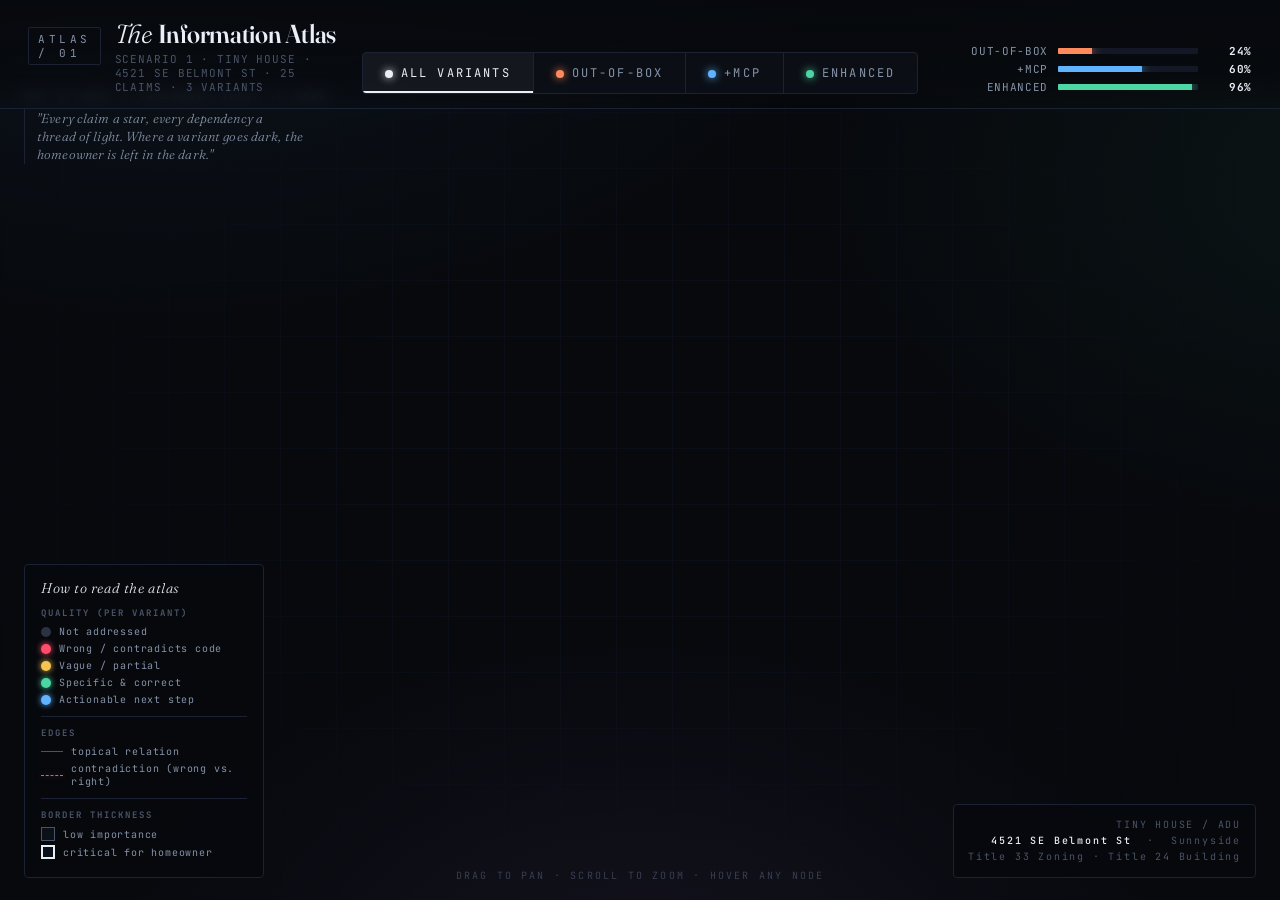
<file: site/mockup-f-atlas.html>
<!doctype html>
<html lang="en">
<head>
<meta charset="utf-8" />
<meta name="viewport" content="width=device-width,initial-scale=1" />
<title>The Information Atlas — Tiny House at 4521 SE Belmont</title>
<link rel="preconnect" href="https://fonts.googleapis.com">
<link rel="preconnect" href="https://fonts.gstatic.com" crossorigin>
<link href="https://fonts.googleapis.com/css2?family=Fraunces:opsz,wght@9..144,300;9..144,400;9..144,600;9..144,800&family=JetBrains+Mono:wght@400;500;700&display=swap" rel="stylesheet">
<script src="https://d3js.org/d3.v7.min.js"></script>
<style>
  :root {
    --bg-0: #07090d;
    --bg-1: #0c1018;
    --bg-2: #121826;
    --ink: #e9eef7;
    --ink-dim: #8693a8;
    --ink-faint: #4a5468;
    --rule: #1a2233;
    --grid: #131b2c;
    /* quality colors */
    --q-gray:  #2a3344;
    --q-red:   #ff4d6a;
    --q-yellow:#f5c451;
    --q-green: #4cd6a3;
    --q-blue:  #5fb3ff;
    /* topic palette (cluster halos) */
    --t-zoning:    #5fb3ff;
    --t-definitions:#b58bff;
    --t-size:      #f5c451;
    --t-setbacks:  #ff8a5b;
    --t-permits:   #4cd6a3;
    --t-sequence:  #6df0ff;
    --t-costs:     #ff5fa0;
    --t-address:   #ff4d6a;
    /* variant accents */
    --v-oob: #ff8a5b;
    --v-mcp: #5fb3ff;
    --v-enh: #4cd6a3;
  }
  * { box-sizing: border-box; }
  html, body { margin:0; padding:0; height:100%; background: var(--bg-0); color: var(--ink); font-family: "Fraunces", Georgia, serif; }
  body {
    background:
      radial-gradient(1200px 700px at 12% -10%, rgba(95,179,255,0.07), transparent 60%),
      radial-gradient(1000px 600px at 110% 20%, rgba(76,214,163,0.06), transparent 60%),
      radial-gradient(900px 600px at 50% 110%, rgba(181,139,255,0.07), transparent 60%),
      var(--bg-0);
    background-attachment: fixed;
    overflow: hidden;
  }
  body::before {
    content:""; position: fixed; inset:0; pointer-events:none; z-index: 0;
    background-image:
      linear-gradient(to right, var(--grid) 1px, transparent 1px),
      linear-gradient(to bottom, var(--grid) 1px, transparent 1px);
    background-size: 56px 56px;
    opacity: 0.35;
    mask-image: radial-gradient(ellipse at center, black 30%, transparent 80%);
  }
  body::after {
    content:""; position: fixed; inset:0; pointer-events:none; z-index: 0;
    background-image: url("data:image/svg+xml;utf8,<svg xmlns='http://www.w3.org/2000/svg' width='120' height='120'><filter id='n'><feTurbulence type='fractalNoise' baseFrequency='0.9' numOctaves='2' stitchTiles='stitch'/><feColorMatrix values='0 0 0 0 0  0 0 0 0 0  0 0 0 0 0  0 0 0 0.06 0'/></filter><rect width='100%25' height='100%25' filter='url(%23n)'/></svg>");
    opacity: 0.6;
    mix-blend-mode: overlay;
  }

  header {
    position: fixed; top:0; left:0; right:0; z-index: 50;
    padding: 18px 28px 14px;
    display: grid; grid-template-columns: 1fr auto 1fr; align-items: end; gap: 24px;
    background: linear-gradient(180deg, rgba(7,9,13,0.92) 0%, rgba(7,9,13,0.78) 70%, rgba(7,9,13,0) 100%);
    border-bottom: 1px solid var(--rule);
    backdrop-filter: blur(8px);
  }
  .brand { display: flex; align-items: baseline; gap: 14px; }
  .brand .mark {
    font-family: "JetBrains Mono", monospace; font-size: 11px; letter-spacing: 0.32em;
    color: var(--ink-dim); padding: 4px 9px; border: 1px solid var(--rule); border-radius: 2px;
    text-transform: uppercase;
  }
  .brand h1 {
    margin:0; font-weight: 300; font-size: 26px; letter-spacing: -0.01em;
    font-style: italic;
  }
  .brand h1 em { font-style: normal; font-weight: 600; font-variation-settings: "opsz" 144; }
  .brand .sub {
    font-family: "JetBrains Mono", monospace; font-size: 11px; color: var(--ink-faint);
    letter-spacing: 0.08em; margin-top: 2px;
  }

  /* Variant selector */
  .selector {
    display: flex; gap: 0; align-items: stretch;
    border: 1px solid var(--rule); border-radius: 4px; overflow: hidden;
    background: rgba(12,16,24,0.85);
  }
  .selector button {
    appearance: none; border: 0; background: transparent; color: var(--ink-dim);
    font-family: "JetBrains Mono", monospace; font-size: 12px; letter-spacing: 0.18em;
    padding: 12px 22px; cursor: pointer; text-transform: uppercase;
    border-right: 1px solid var(--rule); position: relative;
    transition: color 180ms ease, background 180ms ease;
  }
  .selector button:last-child { border-right: 0; }
  .selector button:hover { color: var(--ink); background: rgba(255,255,255,0.03); }
  .selector button.active { color: var(--ink); background: rgba(255,255,255,0.04); }
  .selector button .dot {
    display: inline-block; width: 8px; height: 8px; border-radius: 50%;
    margin-right: 8px; vertical-align: middle;
    box-shadow: 0 0 8px currentColor;
  }
  .selector button[data-v="all"] .dot { background: var(--ink); color: var(--ink); }
  .selector button[data-v="oob"] .dot { background: var(--v-oob); color: var(--v-oob); }
  .selector button[data-v="mcp"] .dot { background: var(--v-mcp); color: var(--v-mcp); }
  .selector button[data-v="enh"] .dot { background: var(--v-enh); color: var(--v-enh); }
  .selector button.active::after {
    content:""; position: absolute; left: 0; right: 0; bottom: 0; height: 2px;
    background: currentColor;
  }
  .selector button[data-v="oob"].active { color: var(--v-oob); }
  .selector button[data-v="mcp"].active { color: var(--v-mcp); }
  .selector button[data-v="enh"].active { color: var(--v-enh); }

  /* Stats panel */
  .stats {
    display: flex; flex-direction: column; align-items: flex-end; gap: 4px;
    font-family: "JetBrains Mono", monospace;
  }
  .stats .row {
    display: flex; align-items: center; gap: 10px;
    font-size: 11px; letter-spacing: 0.06em; color: var(--ink-dim);
  }
  .stats .row strong { color: var(--ink); font-weight: 700; min-width: 44px; text-align: right; }
  .stats .row .label { min-width: 96px; text-align: right; text-transform: uppercase; }
  .stats .row .bar {
    width: 140px; height: 6px; background: var(--bg-2); border-radius: 1px;
    position: relative; overflow: hidden;
  }
  .stats .row .bar i {
    display:block; height:100%; transition: width 600ms cubic-bezier(.2,.8,.2,1);
  }
  .stats .row[data-v="oob"] .bar i { background: var(--v-oob); box-shadow: 0 0 12px var(--v-oob); }
  .stats .row[data-v="mcp"] .bar i { background: var(--v-mcp); box-shadow: 0 0 12px var(--v-mcp); }
  .stats .row[data-v="enh"] .bar i { background: var(--v-enh); box-shadow: 0 0 12px var(--v-enh); }

  /* Atlas container */
  #atlas {
    position: fixed; inset: 0; z-index: 1;
  }
  #atlas svg { width: 100%; height: 100%; display: block; cursor: grab; }
  #atlas svg:active { cursor: grabbing; }

  /* Cluster halos */
  .cluster-halo {
    fill-opacity: 0.035;
    stroke-opacity: 0.22;
    stroke-width: 1;
    stroke-dasharray: 2 5;
    pointer-events: none;
    transition: fill-opacity 400ms ease;
    mix-blend-mode: screen;
  }
  .cluster-label {
    font-family: "Fraunces", serif;
    font-style: italic;
    font-weight: 300;
    fill: var(--ink-dim);
    letter-spacing: 0.18em;
    text-transform: uppercase;
    font-size: 10px;
    pointer-events: none;
    opacity: 0.7;
  }
  .cluster-label .topic {
    font-family: "JetBrains Mono", monospace;
    font-style: normal;
    font-weight: 700;
    font-size: 9.5px;
  }

  /* Edges */
  .edge {
    fill: none;
    stroke: var(--rule);
    stroke-width: 1;
    transition: stroke 300ms ease, stroke-opacity 300ms ease, stroke-width 300ms ease;
  }
  .edge.contradict {
    stroke: var(--q-red);
    stroke-width: 2;
    stroke-dasharray: 7 5;
    filter: drop-shadow(0 0 6px rgba(255,77,106,0.85)) drop-shadow(0 0 14px rgba(255,77,106,0.45));
    animation: dash 12s linear infinite;
    opacity: 0.95;
  }
  @keyframes dash { to { stroke-dashoffset: -240; } }
  .edge.lit-oob { stroke: rgba(255,138,91,0.85); stroke-width: 1.7; filter: drop-shadow(0 0 8px rgba(255,138,91,0.55)); }
  .edge.lit-mcp { stroke: rgba(95,179,255,0.85); stroke-width: 1.7; filter: drop-shadow(0 0 8px rgba(95,179,255,0.55)); }
  .edge.lit-enh { stroke: rgba(76,214,163,0.85); stroke-width: 1.7; filter: drop-shadow(0 0 8px rgba(76,214,163,0.55)); }
  .edge.dim { stroke-opacity: 0.025; }
  .edge.contradict.dim { stroke-opacity: 0.18; filter: none; }

  /* Nodes */
  .node-card { cursor: pointer; }
  .node-card .node-bg {
    fill: var(--bg-1);
    stroke: var(--ink-faint);
    transition: stroke 200ms ease, fill 200ms ease, filter 200ms ease;
  }
  .node-card.dim .node-bg { fill: rgba(12,16,24,0.25); stroke: rgba(74,84,104,0.12); }
  .node-card.dim .node-label, .node-card.dim .node-id { opacity: 0.08; }
  .node-card.dim .quality-dot { opacity: 0.06; }
  .node-card.dim rect { opacity: 0.18; }
  .node-card:hover .node-bg {
    fill: #15203a;
    stroke: var(--ink);
    filter: drop-shadow(0 0 12px rgba(233,238,247,0.25));
  }
  .node-card.has-contradict .node-bg {
    stroke-dasharray: 3 3;
  }
  .node-label {
    font-family: "Fraunces", serif;
    fill: var(--ink);
    font-size: 11px;
    pointer-events: none;
    transition: opacity 200ms ease;
  }
  .node-id {
    font-family: "JetBrains Mono", monospace;
    fill: var(--ink-faint);
    font-size: 9px;
    letter-spacing: 0.1em;
    pointer-events: none;
  }
  .quality-dot {
    transition: opacity 200ms ease;
  }
  .quality-dot circle.core {
    filter: drop-shadow(0 0 3px currentColor);
  }
  .quality-dot.gray   { color: var(--q-gray); }
  .quality-dot.red    { color: var(--q-red); }
  .quality-dot.yellow { color: var(--q-yellow); }
  .quality-dot.green  { color: var(--q-green); }
  .quality-dot.blue   { color: var(--q-blue); }
  .quality-dot circle.core { fill: currentColor; }
  .quality-dot.gray circle.core { filter: none; opacity: 0.5; }

  /* Tooltip */
  .tooltip {
    position: fixed; pointer-events: none; z-index: 100;
    width: 360px; max-width: 90vw;
    background: rgba(7,9,13,0.96);
    border: 1px solid var(--rule);
    border-radius: 4px;
    padding: 14px 16px 12px;
    box-shadow: 0 20px 60px rgba(0,0,0,0.6), 0 0 0 1px rgba(233,238,247,0.04);
    backdrop-filter: blur(8px);
    transform: translate(0, 0);
    opacity: 0; transition: opacity 140ms ease;
    font-family: "Fraunces", serif;
  }
  .tooltip.visible { opacity: 1; }
  .tooltip .tt-head {
    display: flex; justify-content: space-between; align-items: baseline; gap: 12px;
    border-bottom: 1px solid var(--rule); padding-bottom: 8px; margin-bottom: 10px;
  }
  .tooltip .tt-id {
    font-family: "JetBrains Mono", monospace; font-size: 10px; letter-spacing: 0.18em;
    color: var(--ink-faint);
  }
  .tooltip .tt-topic {
    font-family: "JetBrains Mono", monospace; font-size: 9.5px; letter-spacing: 0.18em;
    text-transform: uppercase; padding: 2px 6px; border-radius: 2px;
    background: rgba(255,255,255,0.04);
  }
  .tooltip .tt-claim {
    font-size: 14px; line-height: 1.35; margin-bottom: 4px;
    font-weight: 400;
  }
  .tooltip .tt-importance {
    font-family: "JetBrains Mono", monospace; font-size: 10px; color: var(--ink-faint);
    margin-bottom: 12px; letter-spacing: 0.05em;
  }
  .tooltip .tt-importance .pip { color: var(--ink); }
  .tooltip .tt-row {
    display: grid; grid-template-columns: 28px 1fr; gap: 10px;
    padding: 7px 0; border-top: 1px solid rgba(255,255,255,0.04);
    font-size: 12px; line-height: 1.35;
  }
  .tooltip .tt-row:first-of-type { border-top: 0; }
  .tooltip .tt-row .v {
    font-family: "JetBrains Mono", monospace;
    font-size: 9.5px; letter-spacing: 0.15em;
    color: var(--ink-faint);
    padding-top: 2px;
  }
  .tooltip .tt-row[data-v="oob"] .v { color: var(--v-oob); }
  .tooltip .tt-row[data-v="mcp"] .v { color: var(--v-mcp); }
  .tooltip .tt-row[data-v="enh"] .v { color: var(--v-enh); }
  .tooltip .tt-row[data-v="truth"] .v { color: var(--ink); }
  .tooltip .tt-row .text {
    color: var(--ink-dim);
    font-family: "Fraunces", serif;
    font-size: 12px;
  }
  .tooltip .tt-row[data-v="truth"] .text {
    color: var(--ink); font-style: italic;
  }
  .tooltip .tt-row .text .qpill {
    display: inline-block; font-family: "JetBrains Mono", monospace;
    font-size: 9px; letter-spacing: 0.1em; padding: 1px 5px; border-radius: 2px;
    margin-right: 6px; vertical-align: 1px; text-transform: uppercase;
  }
  .qpill.gray   { background: rgba(42,51,68,0.6); color: #95a1b8; }
  .qpill.red    { background: rgba(255,77,106,0.18); color: var(--q-red); }
  .qpill.yellow { background: rgba(245,196,81,0.16); color: var(--q-yellow); }
  .qpill.green  { background: rgba(76,214,163,0.16); color: var(--q-green); }
  .qpill.blue   { background: rgba(95,179,255,0.16); color: var(--q-blue); }
  .tooltip .tt-cite {
    margin-top: 10px; padding-top: 8px; border-top: 1px solid var(--rule);
    font-family: "JetBrains Mono", monospace; font-size: 10px; color: var(--ink-faint);
    letter-spacing: 0.06em;
  }
  .tooltip .tt-cite strong { color: var(--ink); font-weight: 500; }

  /* Legend */
  .legend {
    position: fixed; left: 24px; bottom: 22px; z-index: 40;
    background: rgba(7,9,13,0.85);
    border: 1px solid var(--rule);
    border-radius: 4px;
    padding: 14px 16px;
    backdrop-filter: blur(8px);
    font-family: "JetBrains Mono", monospace;
    font-size: 10px; letter-spacing: 0.08em; color: var(--ink-dim);
    width: 240px;
  }
  .legend h4 {
    margin: 0 0 10px; font-family: "Fraunces", serif; font-style: italic; font-weight: 300;
    font-size: 14px; letter-spacing: 0.04em; color: var(--ink); text-transform: none;
  }
  .legend .sect { margin-top: 10px; padding-top: 10px; border-top: 1px solid var(--rule); }
  .legend .sect:first-of-type { border-top: 0; padding-top: 0; margin-top: 0; }
  .legend .sect h5 {
    margin: 0 0 6px; font-size: 9px; letter-spacing: 0.22em; color: var(--ink-faint);
    font-weight: 700; text-transform: uppercase;
  }
  .legend .item { display: flex; align-items: center; gap: 8px; margin: 4px 0; }
  .legend .swatch {
    width: 10px; height: 10px; border-radius: 50%; box-shadow: 0 0 6px currentColor;
    flex-shrink: 0;
  }
  .legend .swatch.gray   { background: var(--q-gray); box-shadow: none; }
  .legend .swatch.red    { background: var(--q-red);    color: var(--q-red); }
  .legend .swatch.yellow { background: var(--q-yellow); color: var(--q-yellow); }
  .legend .swatch.green  { background: var(--q-green);  color: var(--q-green); }
  .legend .swatch.blue   { background: var(--q-blue);   color: var(--q-blue); }
  .legend .line {
    width: 22px; height: 0; border-top: 1.5px solid; flex-shrink: 0;
  }
  .legend .line.solid { border-top-style: solid; color: var(--ink-faint); }
  .legend .line.contradict {
    border-top: 1.5px dashed var(--q-red); color: var(--q-red);
    filter: drop-shadow(0 0 3px rgba(255,77,106,0.5));
  }
  .legend .border {
    width: 14px; height: 14px; border: 1px solid var(--ink-faint);
    flex-shrink: 0; background: var(--bg-1);
  }
  .legend .border.thick { border-width: 2.5px; border-color: var(--ink); }

  /* Footer chrome */
  .scenario-tag {
    position: fixed; right: 24px; bottom: 22px; z-index: 40;
    font-family: "JetBrains Mono", monospace; font-size: 10px; letter-spacing: 0.18em;
    color: var(--ink-faint); text-align: right; line-height: 1.6;
    background: rgba(7,9,13,0.85); border: 1px solid var(--rule);
    padding: 12px 14px; border-radius: 4px; backdrop-filter: blur(8px);
  }
  .scenario-tag strong { color: var(--ink); font-weight: 500; }

  .pan-hint {
    position: fixed; left: 50%; bottom: 18px; transform: translateX(-50%); z-index: 40;
    font-family: "JetBrains Mono", monospace; font-size: 10px; letter-spacing: 0.22em;
    color: var(--ink-faint); text-transform: uppercase;
    pointer-events: none;
    opacity: 0.7;
  }

  /* compass corner */
  .corner {
    position: fixed; top: 88px; left: 24px; z-index: 30;
    font-family: "JetBrains Mono", monospace; font-size: 10px; letter-spacing: 0.22em;
    color: var(--ink-faint);
    pointer-events: none;
    text-transform: uppercase;
  }
  .corner .quote {
    font-family: "Fraunces", serif; font-style: italic; font-weight: 300;
    font-size: 13px; letter-spacing: 0.01em; color: var(--ink-dim);
    text-transform: none;
    max-width: 280px; line-height: 1.4; margin-top: 8px;
    border-left: 1px solid var(--rule); padding-left: 12px;
  }

  @media (max-width: 1100px) {
    header { grid-template-columns: 1fr; gap: 10px; }
    .stats, .selector { justify-self: start; }
  }
</style>
</head>
<body>

<header>
  <div class="brand">
    <span class="mark">Atlas / 01</span>
    <div>
      <h1>The <em>Information Atlas</em></h1>
      <div class="sub">SCENARIO 1 · TINY HOUSE · 4521 SE BELMONT ST · 25 CLAIMS · 3 VARIANTS</div>
    </div>
  </div>

  <nav class="selector" role="tablist" aria-label="Variant">
    <button data-v="all" class="active" role="tab"><span class="dot"></span>All variants</button>
    <button data-v="oob"  role="tab"><span class="dot"></span>Out-of-box</button>
    <button data-v="mcp"  role="tab"><span class="dot"></span>+MCP</button>
    <button data-v="enh"  role="tab"><span class="dot"></span>Enhanced</button>
  </nav>

  <div class="stats">
    <div class="row" data-v="oob">
      <span class="label">Out-of-box</span>
      <span class="bar"><i style="width:24%"></i></span>
      <strong data-pct="oob">24%</strong>
    </div>
    <div class="row" data-v="mcp">
      <span class="label">+MCP</span>
      <span class="bar"><i style="width:60%"></i></span>
      <strong data-pct="mcp">60%</strong>
    </div>
    <div class="row" data-v="enh">
      <span class="label">Enhanced</span>
      <span class="bar"><i style="width:96%"></i></span>
      <strong data-pct="enh">96%</strong>
    </div>
  </div>
</header>

<div class="corner">
  Map of what a homeowner needs to know
  <div class="quote">"Every claim a star, every dependency a thread of light. Where a variant goes dark, the homeowner is left in the dark."</div>
</div>

<div id="atlas"></div>

<div class="legend" id="legend">
  <h4>How to read the atlas</h4>
  <div class="sect">
    <h5>Quality (per variant)</h5>
    <div class="item"><span class="swatch gray"></span> Not addressed</div>
    <div class="item"><span class="swatch red"></span> Wrong / contradicts code</div>
    <div class="item"><span class="swatch yellow"></span> Vague / partial</div>
    <div class="item"><span class="swatch green"></span> Specific &amp; correct</div>
    <div class="item"><span class="swatch blue"></span> Actionable next step</div>
  </div>
  <div class="sect">
    <h5>Edges</h5>
    <div class="item"><span class="line solid"></span> topical relation</div>
    <div class="item"><span class="line contradict"></span> contradiction (wrong vs. right)</div>
  </div>
  <div class="sect">
    <h5>Border thickness</h5>
    <div class="item"><span class="border"></span> low importance</div>
    <div class="item"><span class="border thick"></span> critical for homeowner</div>
  </div>
</div>

<div class="scenario-tag">
  TINY HOUSE / ADU<br/>
  <strong>4521 SE Belmont St</strong> &nbsp;·&nbsp; Sunnyside<br/>
  Title 33 Zoning · Title 24 Building
</div>

<div class="pan-hint">Drag to pan · scroll to zoom · hover any node</div>

<div class="tooltip" id="tt"></div>

<script>
// ------------------------------------------------------------
// Claim corpus — exactly as specified
// ------------------------------------------------------------
const VARIANTS = ["oob","mcp","enh"];

// quality codes per spec (mapped to dot color)
// gray: not addressed, red: wrong, yellow: vague, green: specific & correct, blue: actionable
function q(o,m,e){ return {oob:o, mcp:m, enh:e}; }
// helper: each value is one of: 'gray','red','yellow','green','blue'

const NODES = [
  { id:"A1",  topic:"definitions", importance:2, claim:"ADU rules generally apply",
    quality: q("yellow","yellow","green"),
    text: {
      oob:"\"ADU rules will generally apply.\"",
      mcp:"\"This falls under Portland's ADU regulations.\"",
      enh:"\"Your tiny house must be permitted as an Accessory Dwelling Unit (ADU).\"",
      truth:"Correct. In Portland, a habitable second dwelling on a residential lot is an ADU under PCC 33.205."
    } },
  { id:"A2",  topic:"size", importance:5, claim:"~1,000 sf second dwelling",
    quality: q("red","gray","gray"),
    text: {
      oob:"\"Most lots permit a second dwelling around 1,000 square feet.\"",
      mcp:"(not addressed)",
      enh:"(not addressed)",
      truth:"WRONG. Portland caps ADUs at 800 sf or 75% of the main dwelling, whichever is less."
    } },
  { id:"A3",  topic:"setbacks", importance:4, claim:"~5 ft setbacks from all lines",
    quality: q("red","gray","gray"),
    text: {
      oob:"\"Setbacks are roughly 5 feet from all property lines.\"",
      mcp:"(not addressed)",
      enh:"(not addressed)",
      truth:"PARTIALLY WRONG. Front setback in R2.5 is 10 ft, not 5. Side and rear are 5 ft. The single number is misleading."
    } },
  { id:"A4",  topic:"permits", importance:3, claim:"Building permit required",
    quality: q("yellow","yellow","green"),
    text: {
      oob:"\"You'll need a building permit.\"",
      mcp:"\"A building permit is required.\"",
      enh:"\"A building permit is required, plus separate plumbing, electrical, and mechanical sub-permits.\"",
      truth:"Correct, but the OOB answer omits the four sub-permits — see A13/A24."
    } },
  { id:"A5",  topic:"sequence", importance:2, claim:"Contact City permitting",
    quality: q("yellow","gray","gray"),
    text: {
      oob:"\"Contact your local city permitting office.\"",
      mcp:"(not addressed)",
      enh:"(superseded by 5-step sequence)",
      truth:"Vague but not wrong. The Enhanced variant replaces this with a concrete five-step sequence (A21-A25)."
    } },
  { id:"A6",  topic:"address", importance:5, claim:"Cannot retrieve address data",
    quality: q("yellow","gray","gray"),
    text: {
      oob:"\"I cannot retrieve address-specific zoning data for 4521 SE Belmont St.\"",
      mcp:"(not addressed — MCP retrieves the data)",
      enh:"(not addressed — MCP retrieves the data)",
      truth:"Honest gap admission. Triggers the address-specific cap (max usefulness = 2). MCP variants resolve this via PortlandMaps."
    } },
  { id:"A7",  topic:"zoning", importance:5, claim:"Base zone is R2.5",
    quality: q("gray","green","green"),
    text: {
      oob:"(not addressed)",
      mcp:"\"Per PortlandMaps, the base zone for 4521 SE Belmont is R2.5 single-dwelling.\"",
      enh:"\"The base zone is R2.5 single-dwelling, confirmed via PortlandMaps for this address.\"",
      truth:"Correct per PortlandMaps. R2.5 allows ADUs by right with the standards in PCC 33.205.",
      cite:"Source: PortlandMaps · property record"
    } },
  { id:"A8",  topic:"zoning", importance:4, claim:"No overlay zones detected",
    quality: q("gray","green","green"),
    text: {
      oob:"(not addressed)",
      mcp:"\"No overlay zones detected (no historic, design, or environmental overlay).\"",
      enh:"\"No overlay zones apply — no Sunnyside Conservation District, historic, or environmental overlay on this parcel.\"",
      truth:"Correct. Sunnyside Conservation District does not extend to this block of SE Belmont.",
      cite:"Source: PortlandMaps overlay query"
    } },
  { id:"A9",  topic:"definitions", importance:5, claim:"ADU permitted under PCC 33.205",
    quality: q("gray","green","green"),
    text: {
      oob:"(not addressed)",
      mcp:"\"Accessory Dwelling Units are permitted under PCC Title 33.205.\"",
      enh:"\"ADUs are permitted by right under PCC 33.205 in this zone.\"",
      truth:"Correct citation. PCC 33.205 governs ADU standards citywide.",
      cite:"PCC 33.205 — Accessory Dwelling Units"
    } },
  { id:"A10", topic:"size", importance:5, claim:"Max 800 sf or 75% of main",
    quality: q("gray","green","green"),
    text: {
      oob:"(not addressed)",
      mcp:"\"Maximum ADU size: 800 sf or 75% of the main dwelling, whichever is less.\"",
      enh:"\"Maximum ADU size is 800 sf OR 75% of the main dwelling area — whichever is less.\"",
      truth:"Correct. PCC 33.205.040 sets this limit. Contradicts the Out-of-box \"~1,000 sf\" claim (A2).",
      cite:"PCC 33.205.040 — Size and proportion"
    } },
  { id:"A11", topic:"setbacks", importance:5, claim:"Front 10', side 5', rear 5'",
    quality: q("gray","green","green"),
    text: {
      oob:"(not addressed)",
      mcp:"\"Setbacks: 10 ft front, 5 ft side, 5 ft rear.\"",
      enh:"\"Required setbacks in R2.5: front 10 ft, side 5 ft, rear 5 ft.\"",
      truth:"Correct per PCC 33.110.220. Contradicts the Out-of-box \"5 ft from all lines\" claim (A3).",
      cite:"PCC 33.110.220 — Setbacks"
    } },
  { id:"A12", topic:"size", importance:4, claim:"Height limit 20'",
    quality: q("gray","green","green"),
    text: {
      oob:"(not addressed)",
      mcp:"\"ADU height is capped at 20 ft.\"",
      enh:"\"Maximum height for the ADU is 20 ft to the highest point.\"",
      truth:"Correct per PCC 33.205. Some attic configurations qualify for additional height under specific conditions.",
      cite:"PCC 33.205 — Development standards"
    } },
  { id:"A13", topic:"permits", importance:5, claim:"Building + plumbing + electrical + mechanical",
    quality: q("gray","green","green"),
    text: {
      oob:"(not addressed)",
      mcp:"\"You'll need building, plumbing, electrical, and mechanical permits.\"",
      enh:"\"Four separate permits: building, plumbing, electrical, mechanical. Each has its own review.\"",
      truth:"Correct. BDS handles building; the trade permits route through their respective inspection groups."
    } },
  { id:"A14", topic:"costs", importance:4, claim:"SDCs apply (water/sewer/transport/parks)",
    quality: q("gray","yellow","green"),
    text: {
      oob:"(not addressed)",
      mcp:"\"System Development Charges apply (water, sewer, transportation, parks).\"",
      enh:"\"Expect SDCs across four bureaus: Water, BES (sewer), PBOT (transportation), Parks.\"",
      truth:"Correct. The MCP answer names the categories but no dollar range; the Enhanced variant gives a range (A19)."
    } },
  { id:"A15", topic:"permits", importance:3, claim:"Stormwater management may be required",
    quality: q("gray","yellow","green"),
    text: {
      oob:"(not addressed)",
      mcp:"\"Stormwater management may be required.\"",
      enh:"\"Stormwater management is required if you add ≥500 sf of impervious area — see Stormwater Manual.\"",
      truth:"Correct. The threshold (500 sf) is the actionable detail the Enhanced variant adds."
    } },
  { id:"A16", topic:"definitions", importance:5, claim:"THOW not permitted as residence",
    quality: q("gray","gray","green"),
    text: {
      oob:"(not addressed)",
      mcp:"(not addressed)",
      enh:"\"A Tiny House on Wheels (THOW) is NOT permitted as a permanent residence under Portland code.\"",
      truth:"Correct. THOWs are classified as RVs under PCC 33.910 definitions and cannot be permanent dwellings.",
      cite:"PCC 33.910 — Definitions"
    } },
  { id:"A17", topic:"definitions", importance:5, claim:"Tiny house must be on foundation",
    quality: q("gray","gray","green"),
    text: {
      oob:"(not addressed)",
      mcp:"(not addressed)",
      enh:"\"To be legal, the tiny house must be on a permanent foundation and is then treated as an ADU.\"",
      truth:"Correct. A foundation-mounted small dwelling unit on a residential lot is an ADU under PCC 33.205.",
      cite:"PCC 33.205 — Accessory Dwelling Units"
    } },
  { id:"A18", topic:"setbacks", importance:3, claim:"Rear yard placement easiest",
    quality: q("gray","gray","blue"),
    text: {
      oob:"(not addressed)",
      mcp:"(not addressed)",
      enh:"\"Practical guidance: rear yard placement is usually easiest — fewer overlay/visibility issues than front.\"",
      truth:"Correct judgment. The code permits front, side, and rear placement subject to setbacks, but rear yards typically minimize design review and neighbor friction."
    } },
  { id:"A19", topic:"costs", importance:5, claim:"SDCs typically $15,000–$25,000",
    quality: q("gray","gray","green"),
    text: {
      oob:"(not addressed)",
      mcp:"(not addressed)",
      enh:"\"SDCs for a typical 600-800 sf ADU run $15,000–$25,000 across all four bureaus.\"",
      truth:"Correct order of magnitude per BDS Code Guide. Exact amount depends on lot and unit specifics; verify with bureau calculators.",
      cite:"BDS ADU Code Guide (2024 fee schedule)"
    } },
  { id:"A20", topic:"costs", importance:3, claim:"Building permit fees separate from SDCs",
    quality: q("gray","gray","green"),
    text: {
      oob:"(not addressed)",
      mcp:"(not addressed)",
      enh:"\"Building permit fees are charged separately from SDCs — plan for both line items.\"",
      truth:"Correct. SDCs cover infrastructure capacity; permit fees cover review and inspection labor."
    } },
  { id:"A21", topic:"sequence", importance:5, claim:"Step 1: free zoning confirmation at BDS",
    quality: q("gray","gray","blue"),
    text: {
      oob:"(not addressed)",
      mcp:"(not addressed)",
      enh:"\"Step 1: get a free zoning confirmation from BDS — this verifies zone, overlays, and ADU eligibility on paper.\"",
      truth:"Correct first step. BDS offers free over-the-counter zoning confirmations and 15-minute appointments at the Development Services Center."
    } },
  { id:"A22", topic:"sequence", importance:4, claim:"Step 2: site plan",
    quality: q("gray","gray","blue"),
    text: {
      oob:"(not addressed)",
      mcp:"(not addressed)",
      enh:"\"Step 2: prepare a site plan showing setbacks, lot coverage, tree locations, and the proposed ADU footprint.\"",
      truth:"Correct. Site plan is required for permit intake."
    } },
  { id:"A23", topic:"sequence", importance:4, claim:"Step 3: building permit application",
    quality: q("gray","gray","blue"),
    text: {
      oob:"(not addressed)",
      mcp:"(not addressed)",
      enh:"\"Step 3: submit the building permit application through Development Hub, with the site plan and structural drawings.\"",
      truth:"Correct. Development Hub is BDS's online intake."
    } },
  { id:"A24", topic:"sequence", importance:4, claim:"Step 4: trade sub-permits",
    quality: q("gray","gray","blue"),
    text: {
      oob:"(not addressed)",
      mcp:"(not addressed)",
      enh:"\"Step 4: pull plumbing, electrical, and mechanical sub-permits — usually after the building permit is issued.\"",
      truth:"Correct sequence. Trades typically follow building permit issuance."
    } },
  { id:"A25", topic:"sequence", importance:4, claim:"Step 5: erosion control before excavation",
    quality: q("gray","gray","blue"),
    text: {
      oob:"(not addressed)",
      mcp:"(not addressed)",
      enh:"\"Step 5: install erosion and sediment control measures before any excavation — Title 10 requirement.\"",
      truth:"Correct. Title 10 requires sediment control before ground disturbance.",
      cite:"PCC Title 10 — Erosion and Sediment Control"
    } }
];

// ------------------------------------------------------------
// Edges — relations + contradictions
// ------------------------------------------------------------
const EDGES = [
  // address gap connects to all zoning
  ["A6","A7","relate"], ["A6","A8","relate"], ["A6","A11","relate"],
  // zone determines size
  ["A7","A10","relate"], ["A7","A12","relate"], ["A7","A2","relate"],
  // zone determines setbacks
  ["A7","A11","relate"], ["A7","A3","relate"],
  // overlay relates to zoning + setbacks
  ["A8","A7","relate"], ["A8","A11","relate"],
  // sequence chain
  ["A21","A22","relate"], ["A22","A23","relate"], ["A23","A24","relate"], ["A24","A25","relate"],
  // step1 confirms zoning
  ["A21","A7","relate"], ["A21","A8","relate"],
  // permits → sequence
  ["A4","A23","relate"], ["A13","A24","relate"], ["A13","A4","relate"],
  ["A15","A25","relate"], ["A15","A23","relate"],
  // costs → permits
  ["A14","A13","relate"], ["A19","A14","relate"], ["A20","A4","relate"], ["A19","A20","relate"],
  // definitions cluster
  ["A16","A1","relate"], ["A17","A1","relate"], ["A17","A9","relate"], ["A16","A17","relate"],
  ["A9","A1","relate"], ["A9","A10","relate"],
  // OOB sequence vague → enhanced sequence
  ["A5","A21","relate"],
  // contradictions — wrong vs right
  ["A2","A10","contradict"], ["A3","A11","contradict"]
];

// ------------------------------------------------------------
// Topic palette
// ------------------------------------------------------------
const TOPICS = {
  zoning:      { color:"#5fb3ff", label:"Zoning" },
  definitions: { color:"#b58bff", label:"Definitions" },
  size:        { color:"#f5c451", label:"Size" },
  setbacks:    { color:"#ff8a5b", label:"Setbacks" },
  permits:     { color:"#4cd6a3", label:"Permits" },
  sequence:    { color:"#6df0ff", label:"Sequence" },
  costs:       { color:"#ff5fa0", label:"Costs" },
  address:     { color:"#ff4d6a", label:"Address" }
};

// ------------------------------------------------------------
// Layout — manual cluster centers so the topology is readable
// ------------------------------------------------------------
const W = window.innerWidth;
const H = window.innerHeight;
const TOP_PAD = 110; // header
const BOT_PAD = 80;  // legend / pan-hint
const USABLE_H = H - TOP_PAD - BOT_PAD;
function ny(t){ return TOP_PAD + t * USABLE_H; }

const CLUSTER_CENTERS = {
  // arranged around the canvas so the story reads left→right
  address:     { x: 0.09, y: 0.48 },
  zoning:      { x: 0.24, y: 0.32 },
  definitions: { x: 0.22, y: 0.78 },
  size:        { x: 0.42, y: 0.22 },
  setbacks:    { x: 0.44, y: 0.66 },
  permits:     { x: 0.62, y: 0.32 },
  costs:       { x: 0.60, y: 0.80 },
  sequence:    { x: 0.86, y: 0.50 }
};

// nodes per topic
const byTopic = {};
NODES.forEach(n => { (byTopic[n.topic] ||= []).push(n); });

// build node objects with initial positions + cluster targets
const nodeMap = new Map();
NODES.forEach(n => {
  const c = CLUSTER_CENTERS[n.topic];
  n.cx = c.x * W; n.cy = ny(c.y);
  // small per-node jitter so they don't start on top of each other
  n.x = n.cx + (Math.random()-0.5)*60;
  n.y = n.cy + (Math.random()-0.5)*60;
  // sizing
  n.w = Math.max(140, 8 * n.claim.length / 1.2);
  n.w = Math.min(n.w, 200);
  // pre-measure: claim length determines width band
  if (n.claim.length < 22) n.w = 150;
  else if (n.claim.length < 32) n.w = 178;
  else n.w = 210;
  n.h = 46;
  n.color = TOPICS[n.topic].color;
  nodeMap.set(n.id, n);
});

// edge objects
const edges = EDGES.map(([s,t,kind]) => ({
  source: nodeMap.get(s), target: nodeMap.get(t), kind
}));

// ------------------------------------------------------------
// Render
// ------------------------------------------------------------
const atlas = d3.select("#atlas");
const svg = atlas.append("svg")
  .attr("viewBox", `0 0 ${W} ${H}`)
  .attr("preserveAspectRatio", "xMidYMid meet");

// defs: glow filters per quality
const defs = svg.append("defs");
defs.append("filter").attr("id","glow-soft")
  .attr("x","-50%").attr("y","-50%").attr("width","200%").attr("height","200%")
  .html(`<feGaussianBlur stdDeviation="2.5" result="b"/><feMerge><feMergeNode in="b"/><feMergeNode in="SourceGraphic"/></feMerge>`);

// zoom/pan group
const root = svg.append("g").attr("class","root");
const zoom = d3.zoom().scaleExtent([0.4, 2.8]).on("zoom", (e) => {
  root.attr("transform", e.transform);
});
svg.call(zoom);

// Cluster halos (drawn first, behind everything)
const haloG = root.append("g").attr("class","halos");
const labelG = root.append("g").attr("class","cluster-labels");
const edgeG = root.append("g").attr("class","edges");
const nodeG = root.append("g").attr("class","nodes");

// build halos by computing convex-ish ellipses around each topic's nodes
function drawHalos() {
  haloG.selectAll("*").remove();
  labelG.selectAll("*").remove();
  Object.entries(byTopic).forEach(([topic, ns]) => {
    if (ns.length === 0) return;
    const xs = ns.map(n=>n.x), ys = ns.map(n=>n.y);
    const cx = d3.mean(xs), cy = d3.mean(ys);
    const rx = Math.max(120, (d3.max(xs)-d3.min(xs))/2 + 110);
    const ry = Math.max(80, (d3.max(ys)-d3.min(ys))/2 + 75);
    haloG.append("ellipse")
      .attr("class","cluster-halo")
      .attr("cx", cx).attr("cy", cy)
      .attr("rx", rx).attr("ry", ry)
      .attr("fill", TOPICS[topic].color)
      .attr("stroke", TOPICS[topic].color);
    // label placed above the halo, with a small bullet
    const labY = cy - ry - 12;
    const lab = labelG.append("text")
      .attr("class","cluster-label")
      .attr("x", cx).attr("y", labY)
      .attr("text-anchor","middle");
    lab.append("tspan")
      .attr("class","topic")
      .attr("fill", TOPICS[topic].color)
      .text("● ");
    lab.append("tspan").text(TOPICS[topic].label.toUpperCase());
  });
}

// edges
const edgeSel = edgeG.selectAll("path").data(edges).enter().append("path")
  .attr("class", d => "edge " + (d.kind==="contradict" ? "contradict" : ""));

function curveEdge(d) {
  const sx=d.source.x, sy=d.source.y, tx=d.target.x, ty=d.target.y;
  const dx=tx-sx, dy=ty-sy;
  const dist=Math.sqrt(dx*dx+dy*dy);
  // gentle curve perpendicular to midpoint
  const mx=(sx+tx)/2, my=(sy+ty)/2;
  const nx=-dy/dist, ny=dx/dist;
  const k = d.kind==="contradict" ? 60 : 28;
  const cx=mx+nx*k, cy=my+ny*k;
  return `M${sx},${sy} Q${cx},${cy} ${tx},${ty}`;
}

// nodes (rounded rect cards with quality dots)
const nodeSel = nodeG.selectAll("g.node-card").data(NODES, d=>d.id).enter()
  .append("g").attr("class", d => "node-card" + (d.quality.oob==="red" || d.quality.mcp==="red" || d.quality.enh==="red" ? " has-contradict":""))
  .attr("transform", d => `translate(${d.x},${d.y})`);

// node bg rect (centered on x,y)
nodeSel.append("rect")
  .attr("class","node-bg")
  .attr("x", d => -d.w/2).attr("y", d => -d.h/2)
  .attr("width", d => d.w).attr("height", d => d.h)
  .attr("rx", 3).attr("ry", 3)
  .attr("stroke-width", d => 0.5 + d.importance*0.45);

// accent left bar (topic color)
nodeSel.append("rect")
  .attr("x", d => -d.w/2).attr("y", d => -d.h/2)
  .attr("width", 3).attr("height", d => d.h)
  .attr("fill", d => d.color)
  .attr("opacity", 0.75)
  .style("filter","drop-shadow(0 0 3px currentColor)");

// id label (top-left of card)
nodeSel.append("text")
  .attr("class","node-id")
  .attr("x", d => -d.w/2 + 10)
  .attr("y", d => -d.h/2 + 13)
  .text(d => d.id);

// claim text
nodeSel.append("text")
  .attr("class","node-label")
  .attr("x", d => -d.w/2 + 10)
  .attr("y", d => -d.h/2 + 28)
  .each(function(d){
    const sel = d3.select(this);
    // truncate text to fit width
    const max = Math.floor((d.w - 18) / 6.0);
    let text = d.claim;
    if (text.length > max) text = text.slice(0, max-1) + "…";
    sel.text(text);
  });

// quality dots row at the bottom of the card
const dotR = 4.2;
const dotSpacing = 14;
nodeSel.each(function(d){
  const g = d3.select(this);
  const dotsG = g.append("g")
    .attr("class","quality-dots")
    .attr("transform", `translate(${d.w/2 - 8 - dotSpacing*2}, ${d.h/2 - 8})`);
  VARIANTS.forEach((v,i) => {
    const cls = d.quality[v];
    const dot = dotsG.append("g").attr("class","quality-dot " + cls)
      .attr("transform", `translate(${i*dotSpacing}, 0)`)
      .attr("data-v", v);
    // halo ring
    dot.append("circle").attr("r", dotR+1.6)
      .attr("fill","none")
      .attr("stroke", "currentColor")
      .attr("stroke-opacity", cls==="gray" ? 0.18 : 0.35)
      .attr("stroke-width", 0.6);
    // core
    dot.append("circle").attr("class","core").attr("r", dotR);
    // label letter
    dot.append("text")
      .attr("text-anchor","middle")
      .attr("y", 12)
      .attr("font-family","JetBrains Mono, monospace")
      .attr("font-size","7.5px")
      .attr("letter-spacing","0.1em")
      .attr("fill","currentColor")
      .attr("opacity", 0.8)
      .text(v.toUpperCase());
  });
});

// importance pips (top-right corner)
nodeSel.each(function(d){
  const g = d3.select(this);
  const pipsG = g.append("g").attr("transform", `translate(${d.w/2 - 6}, ${-d.h/2 + 8})`);
  for (let i=0; i<5; i++){
    pipsG.append("rect")
      .attr("x", -i*4).attr("y", -2)
      .attr("width", 2.5).attr("height", 5)
      .attr("fill", i < d.importance ? d.color : "#1c2436")
      .attr("opacity", i < d.importance ? 0.85 : 1)
      .attr("rx", 0.5);
  }
});

// initial draw
function tick(){
  edgeSel.attr("d", curveEdge);
  nodeSel.attr("transform", d => `translate(${d.x},${d.y})`);
}

// ------------------------------------------------------------
// Tiny custom force pass to spread clustered nodes nicely
// (we don't use d3.forceLink+forceCenter defaults — instead a
//  cluster-attraction + node-repulsion + edge-spring pass)
// ------------------------------------------------------------
const sim = d3.forceSimulation(NODES)
  .alpha(1).alphaDecay(0.025)
  .force("cluster", function(alpha){
    NODES.forEach(n => {
      const c = CLUSTER_CENTERS[n.topic];
      n.vx += (c.x*W - n.x) * 0.06 * alpha;
      n.vy += (ny(c.y) - n.y) * 0.06 * alpha;
    });
  })
  .force("collide", d3.forceCollide().radius(d => Math.max(d.w,d.h)/2 + 18).strength(0.95))
  .force("link", d3.forceLink(edges).id(d => d.id).distance(d => d.kind==="contradict"? 220 : 110).strength(d => d.kind==="contradict" ? 0.04 : 0.18))
  .on("tick", () => {
    drawHalos();
    tick();
  });

// stop after settling
setTimeout(()=> sim.alphaTarget(0).stop(), 4500);

// ------------------------------------------------------------
// Variant selector
// ------------------------------------------------------------
let currentVariant = "all";
const buttons = document.querySelectorAll(".selector button");
buttons.forEach(b => b.addEventListener("click", () => {
  buttons.forEach(x => x.classList.remove("active"));
  b.classList.add("active");
  currentVariant = b.dataset.v;
  applyVariant();
}));

function applyVariant(){
  // dim nodes that this variant didn't address (gray quality)
  nodeSel.classed("dim", d => {
    if (currentVariant === "all") return false;
    return d.quality[currentVariant] === "gray";
  });
  // highlight quality dots: when a variant is selected, fade the other two dots
  nodeSel.selectAll(".quality-dot").attr("opacity", function(){
    const v = this.getAttribute("data-v");
    if (currentVariant === "all") return 1;
    return v === currentVariant ? 1 : 0.18;
  });
  // edges: dim if either endpoint not addressed by variant; light up if it IS addressed
  edgeSel.attr("class", d => {
    let cls = "edge";
    if (d.kind === "contradict") cls += " contradict";
    if (currentVariant === "all") return cls;
    const sg = d.source.quality[currentVariant];
    const tg = d.target.quality[currentVariant];
    const sourceCovered = sg !== "gray";
    const targetCovered = tg !== "gray";
    if (sourceCovered && targetCovered && d.kind !== "contradict") {
      cls += " lit-" + currentVariant;
    } else if (!sourceCovered || !targetCovered) {
      cls += " dim";
    }
    return cls;
  });
  // halo opacity: dim halos in clusters where no node is addressed
  haloG.selectAll("ellipse").attr("opacity", function(_,i){
    if (currentVariant === "all") return 1;
    const topics = Object.keys(byTopic);
    const t = topics[i];
    const covered = byTopic[t].some(n => n.quality[currentVariant] !== "gray");
    return covered ? 1 : 0.25;
  });
}

// ------------------------------------------------------------
// Tooltip
// ------------------------------------------------------------
const tt = document.getElementById("tt");
function qPill(q){ return `<span class="qpill ${q}">${q==="gray"?"silent":q}</span>`; }

nodeSel.on("mousemove", function(event, d){
  const rect = svg.node().getBoundingClientRect();
  const cite = d.text.cite || "";
  tt.innerHTML = `
    <div class="tt-head">
      <div>
        <span class="tt-id">${d.id}</span>
        <span class="tt-topic" style="color:${d.color}">${TOPICS[d.topic].label}</span>
      </div>
      <span class="tt-importance">${'<span class="pip">●</span>'.repeat(d.importance)}${'<span style="opacity:0.2">●</span>'.repeat(5-d.importance)}</span>
    </div>
    <div class="tt-claim">${d.claim}</div>
    <div class="tt-row" data-v="oob"><span class="v">OOB</span><span class="text">${qPill(d.quality.oob)}${d.text.oob}</span></div>
    <div class="tt-row" data-v="mcp"><span class="v">MCP</span><span class="text">${qPill(d.quality.mcp)}${d.text.mcp}</span></div>
    <div class="tt-row" data-v="enh"><span class="v">ENH</span><span class="text">${qPill(d.quality.enh)}${d.text.enh}</span></div>
    <div class="tt-row" data-v="truth"><span class="v">TRUTH</span><span class="text">${d.text.truth}</span></div>
    ${ cite ? `<div class="tt-cite"><strong>Citation:</strong> ${cite}</div>` : "" }
  `;
  // position tooltip avoiding edges
  const x = Math.min(event.clientX + 18, window.innerWidth - 380);
  const y = Math.min(event.clientY + 18, window.innerHeight - 320);
  tt.style.left = x + "px";
  tt.style.top  = y + "px";
  tt.classList.add("visible");
});
nodeSel.on("mouseleave", () => tt.classList.remove("visible"));

// ------------------------------------------------------------
// URL param support: ?v=oob|mcp|enh|all (for screenshotting)
// ------------------------------------------------------------
const params = new URLSearchParams(location.search);
const vParam = params.get("v");
if (vParam && ["all","oob","mcp","enh"].includes(vParam)) {
  document.querySelector(`.selector button[data-v="${vParam}"]`).click();
}

// resize
window.addEventListener("resize", () => {
  // light reflow: just re-fit viewBox
  svg.attr("viewBox", `0 0 ${window.innerWidth} ${window.innerHeight}`);
});
</script>
</body>
</html>
</file>
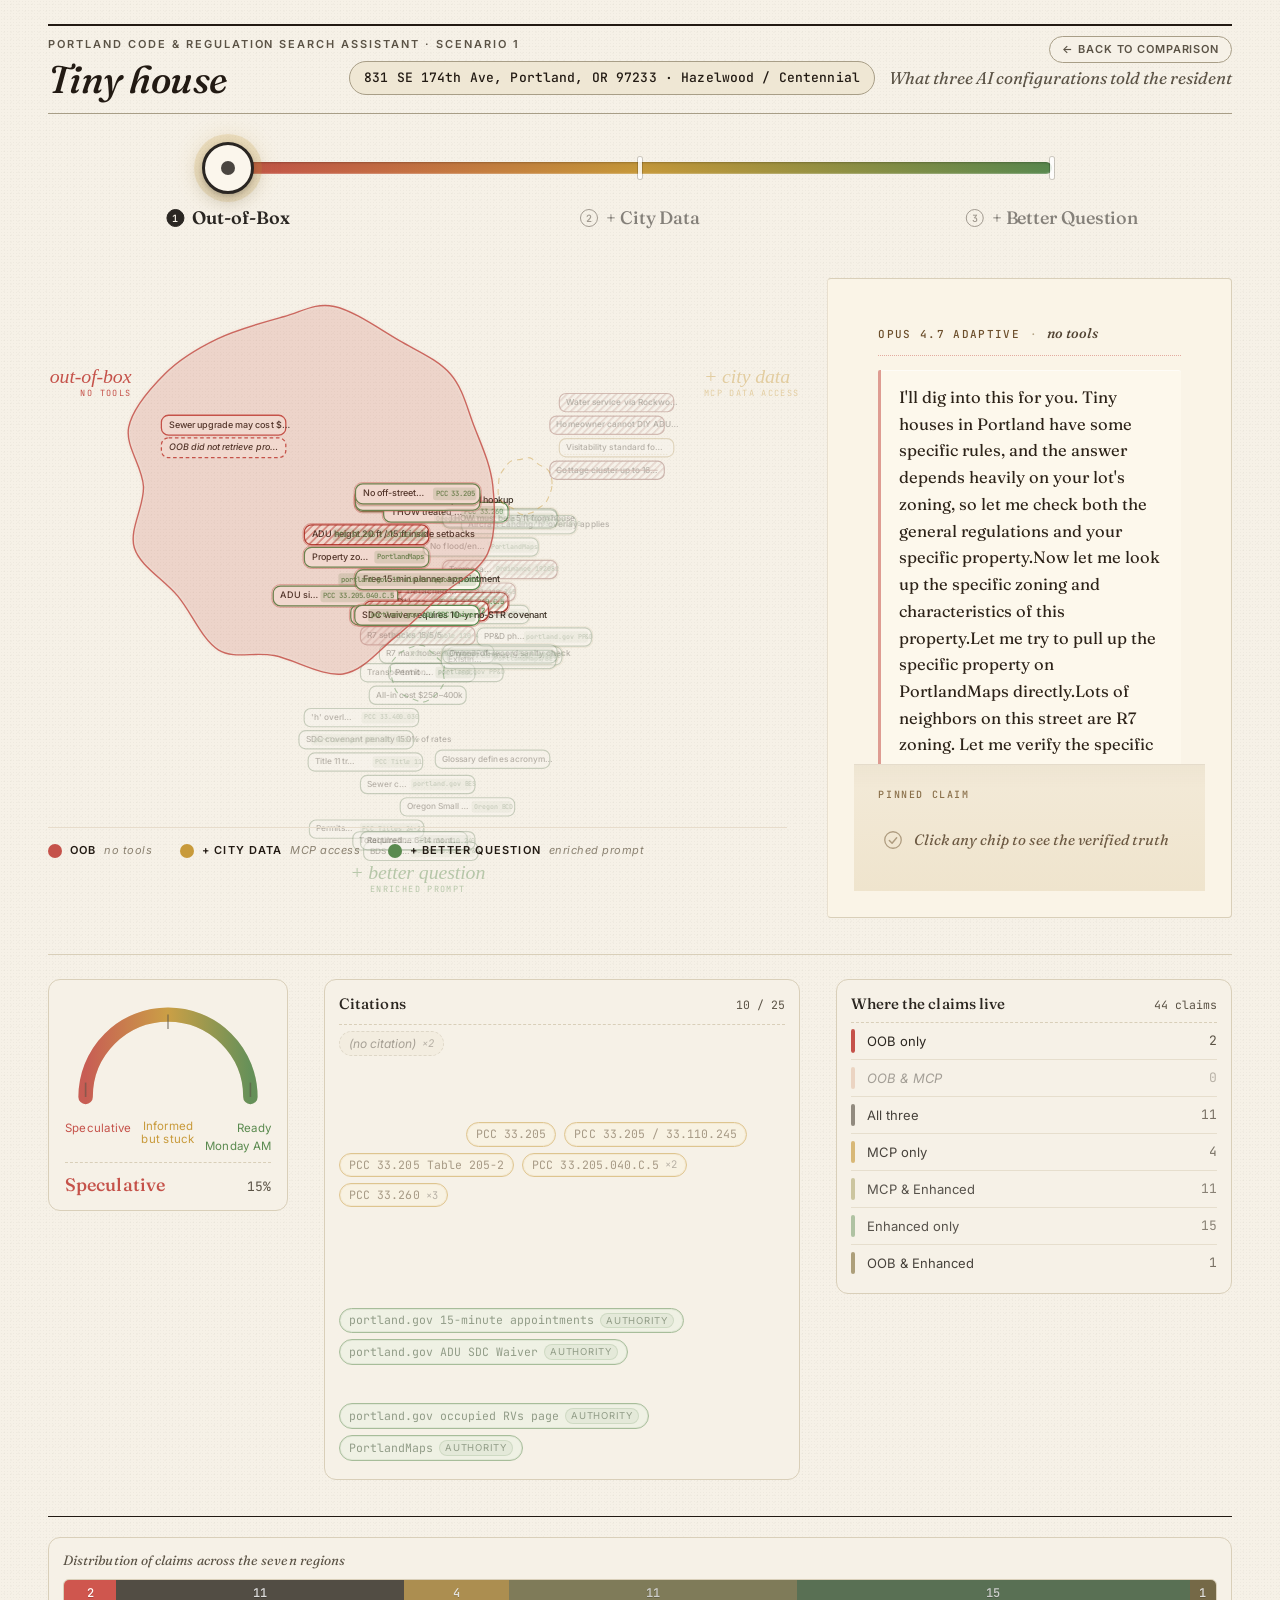
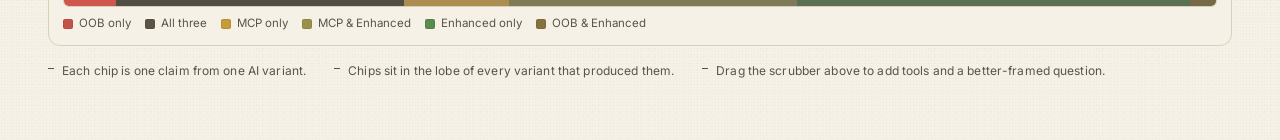
<file: site/mockup-hybrid.html>
<!DOCTYPE html>
<html lang="en">
<head>
<meta charset="UTF-8">
<meta name="viewport" content="width=1440, initial-scale=1">
<title>Scenario detail · Portland Code AI</title>

<!--
  ============================================================================
  HYBRID MOCKUP — W7 PAGE SHELL
  ============================================================================
  Container ID contract for the orchestrator (W8). These IDs are STABLE.

    #scrubber-host       → new Scrubber(el, { onPositionChange })
    #lobes-svg           → SVG element passed to new Lobes(svg, layout)
    #lobes-layer         → <g> the Lobes module appends paths into
    #chips-layer         → <g> the Chips module appends chip nodes into
    #response-host       → new ResponsePanel(el, data)
    #gauge-host          → new Gauge(el)
    #citations-host      → new Citations(el, atoms)
    #tally-panel-host    → tally panel target  (Tally arg 1)
    #tally-tape-host     → tally tape target   (Tally arg 2)

  The orchestrator owns position state and broadcasts to all modules.
  ============================================================================
-->

<!-- Google Fonts: Fraunces (display + body), JetBrains Mono (citations),
     Inter (sans body fallback for small UI bits). Single request. -->
<link rel="preconnect" href="https://fonts.googleapis.com">
<link rel="preconnect" href="https://fonts.gstatic.com" crossorigin>
<link href="https://fonts.googleapis.com/css2?family=Fraunces:ital,opsz,wght@0,9..144,400;0,9..144,500;0,9..144,600;1,9..144,400;1,9..144,500&family=Inter:wght@400;500;600&family=JetBrains+Mono:wght@400;500&display=swap" rel="stylesheet">

<!-- Module styles. Order: shell first, then per-module. -->
<link rel="stylesheet" href="hybrid/style.css">
<link rel="stylesheet" href="hybrid/scrubber.css">
<link rel="stylesheet" href="hybrid/lobes.css">
<link rel="stylesheet" href="hybrid/chips.css">
<link rel="stylesheet" href="hybrid/widgets.css">
<link rel="stylesheet" href="hybrid/sidepanel.css">
<link rel="stylesheet" href="hybrid/fallback.css">
</head>

<body>
<div class="page">

  <header class="page-header">
    <div class="eyebrow" id="page-eyebrow">PORTLAND CODE &amp; REGULATION SEARCH ASSISTANT</div>
    <h1 class="page-title" id="page-title">Loading scenario&hellip;</h1>
    <div class="page-meta">
      <span class="address-pill" id="page-address">&nbsp;</span>
      <span class="page-subtitle" id="page-subtitle">What three AI configurations told the resident</span>
    </div>
    <a class="back-link" href="/" id="back-link" aria-label="Back to comparison overview">&larr; Back to comparison</a>
  </header>

  <!-- Scrubber: the page's gravitational center. W2 mounts here.
       Hidden when the atomized-claim payload isn't available; the fallback
       view below replaces the diagram + widgets in that case. -->
  <section class="scrubber-row" id="scrubber-row" aria-label="AI configuration scrubber">
    <div id="scrubber-host"></div>
  </section>

  <!-- Fallback detail view. Populated from data/three-column-state.json
       when no /data/atoms/<scenario>.json file exists. -->
  <section class="fallback-detail" id="fallback-detail" hidden aria-label="AI response detail"></section>

  <!-- Diagram + side panel. 60/40 at 1440, single column under 1024. -->
  <main class="diagram-row" id="diagram-row">

    <div class="diagram">
      <svg
        id="lobes-svg"
        class="lobes-svg"
        xmlns="http://www.w3.org/2000/svg"
        viewBox="90 110 820 600"
        preserveAspectRatio="xMidYMid meet"
        role="img"
        aria-label="Three overlapping lobes representing the OOB, MCP, and Enhanced AI variants">
        <!-- W3 (Lobes) appends paths into #lobes-layer.
             W4 (Chips) appends chip nodes into #chips-layer. -->
        <g id="lobes-layer"></g>
        <g id="chips-layer"></g>
      </svg>

      <div class="legend" aria-label="Variant legend">
        <span class="legend-item">
          <span class="swatch swatch-oob" aria-hidden="true"></span>
          <span class="legend-label">OOB</span>
          <span class="legend-sub">no tools</span>
        </span>
        <span class="legend-item">
          <span class="swatch swatch-mcp" aria-hidden="true"></span>
          <span class="legend-label">+ City Data</span>
          <span class="legend-sub">MCP access</span>
        </span>
        <span class="legend-item">
          <span class="swatch swatch-enh" aria-hidden="true"></span>
          <span class="legend-label">+ Better Question</span>
          <span class="legend-sub">enriched prompt</span>
        </span>
      </div>
    </div>

    <aside class="side-panel" id="response-host" aria-label="Literal AI response and pinned atom detail">
      <!-- W6 (ResponsePanel) mounts here. -->
    </aside>

  </main>

  <!-- Supporting widgets row: gauge / citations / tally panel. -->
  <section class="widgets-row" id="widgets-row" aria-label="Supporting widgets">
    <div class="widget widget-gauge" id="gauge-host"></div>
    <div class="widget widget-citations" id="citations-host"></div>
    <div class="widget widget-tally" id="tally-panel-host"></div>
  </section>

  <!-- Footer: proportional summary tape + reading guide. -->
  <footer class="page-footer" id="page-footer">
    <div class="tape-host" id="tally-tape-host" aria-label="Proportional summary tape"></div>
    <div class="legend-bottom">
      <span>Each chip is one claim from one AI variant.</span>
      <span>Chips sit in the lobe of every variant that produced them.</span>
      <span>Drag the scrubber above to add tools and a better-framed question.</span>
    </div>
  </footer>

</div>

<!-- Single entry point. The orchestrator imports every other module. -->
<script type="module" src="hybrid/orchestrator.js"></script>

</body>
</html>
</file>
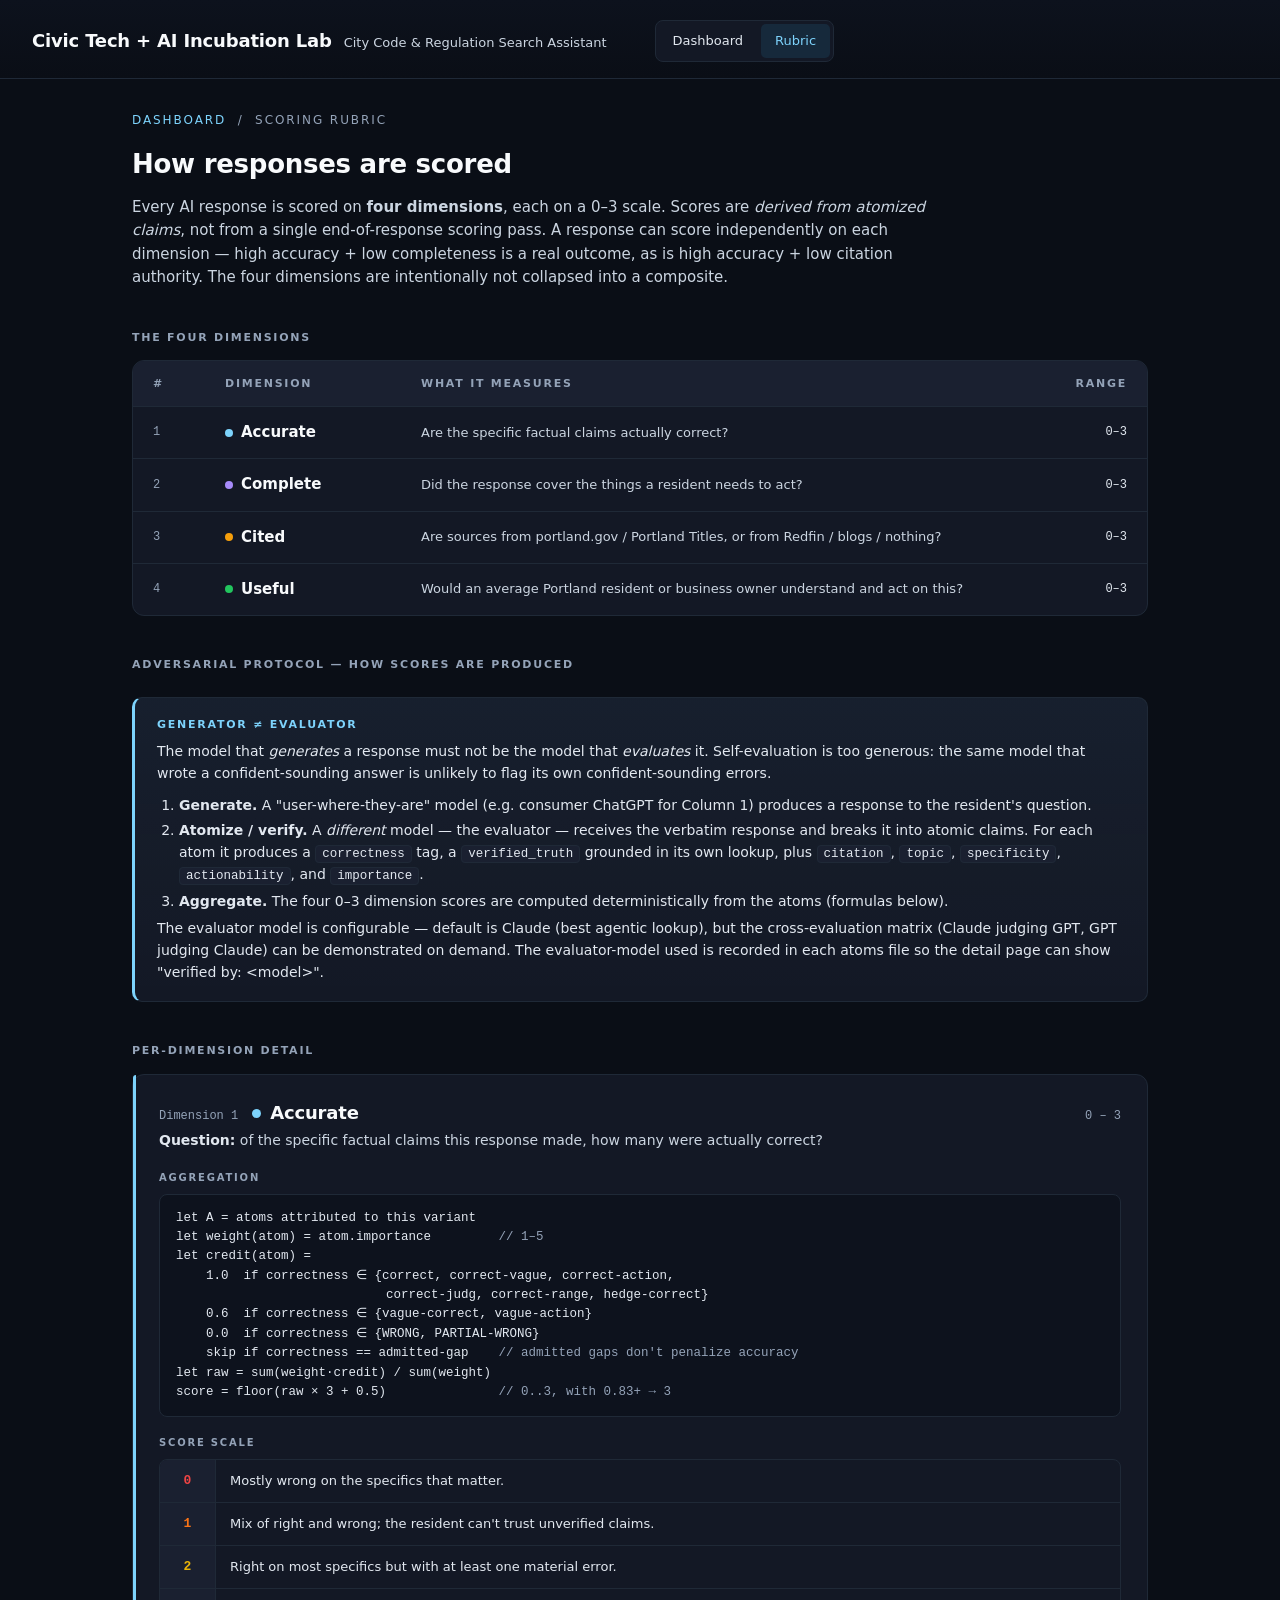
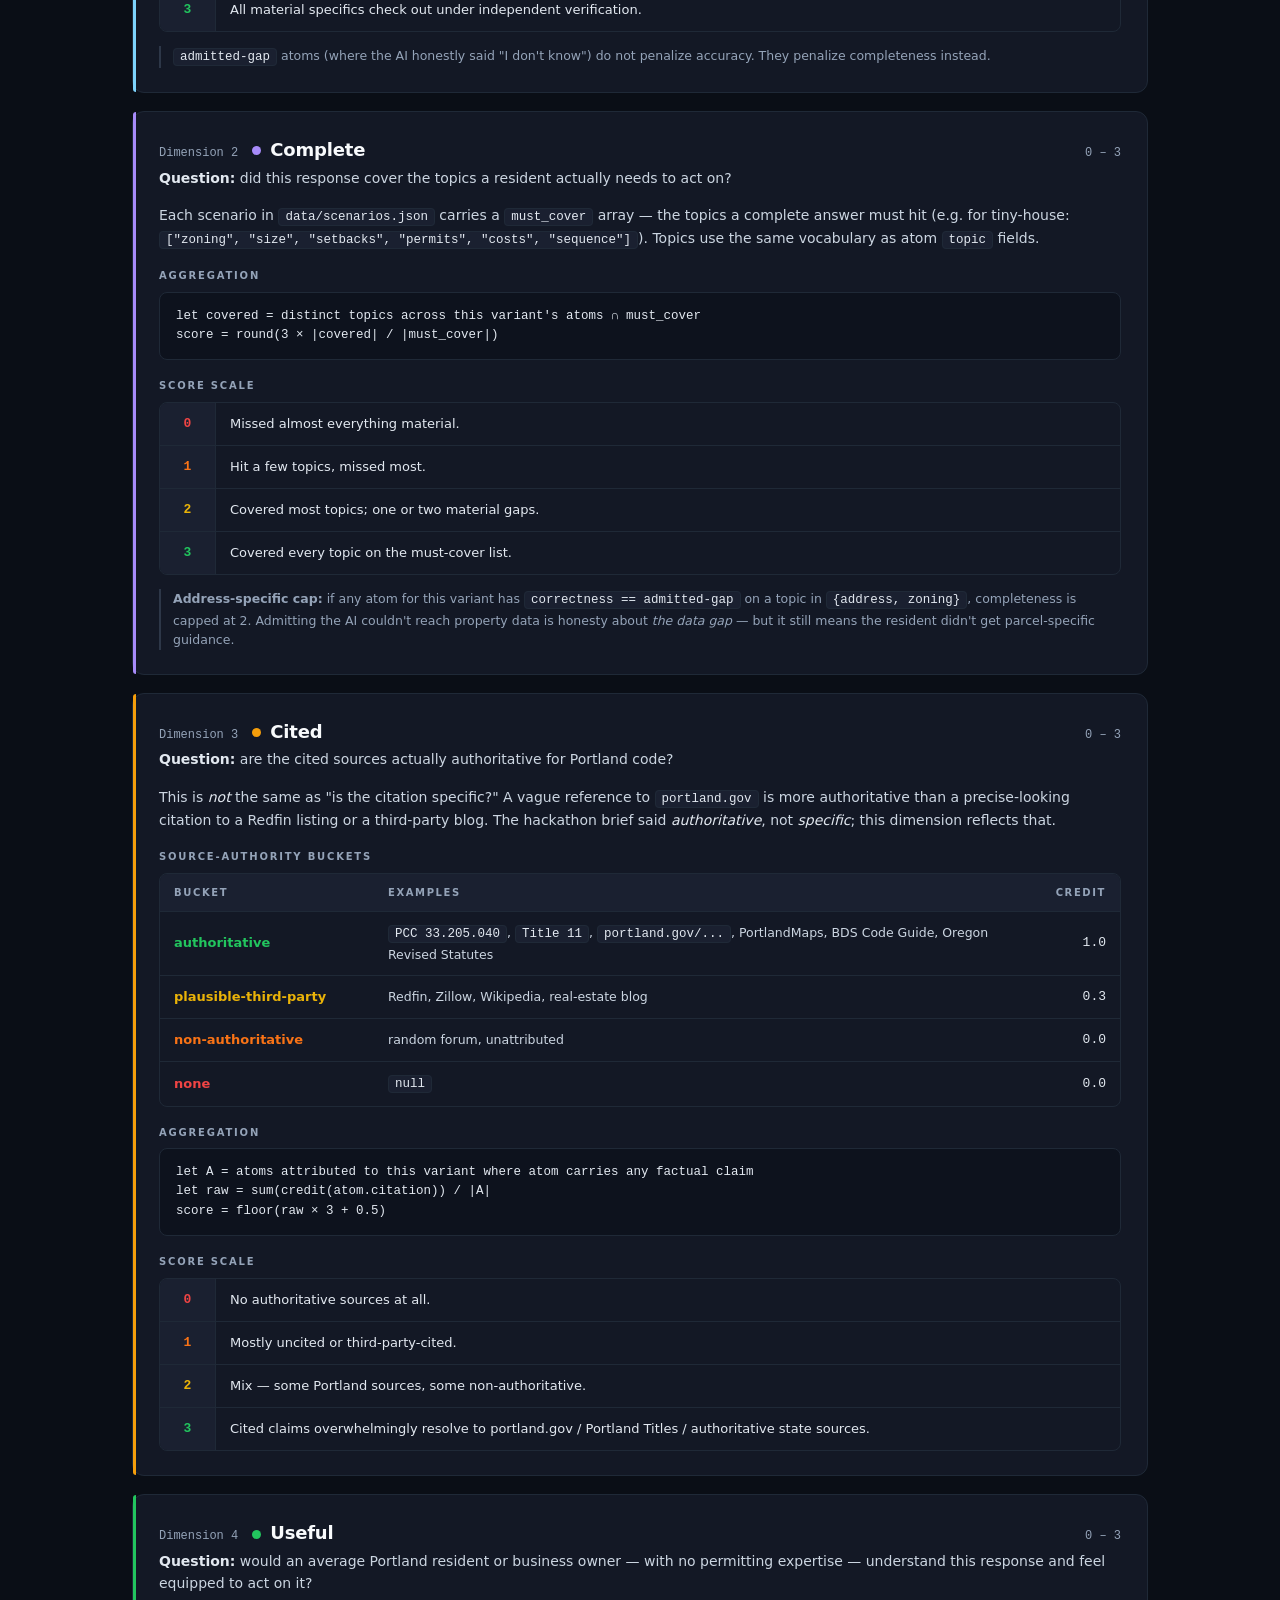
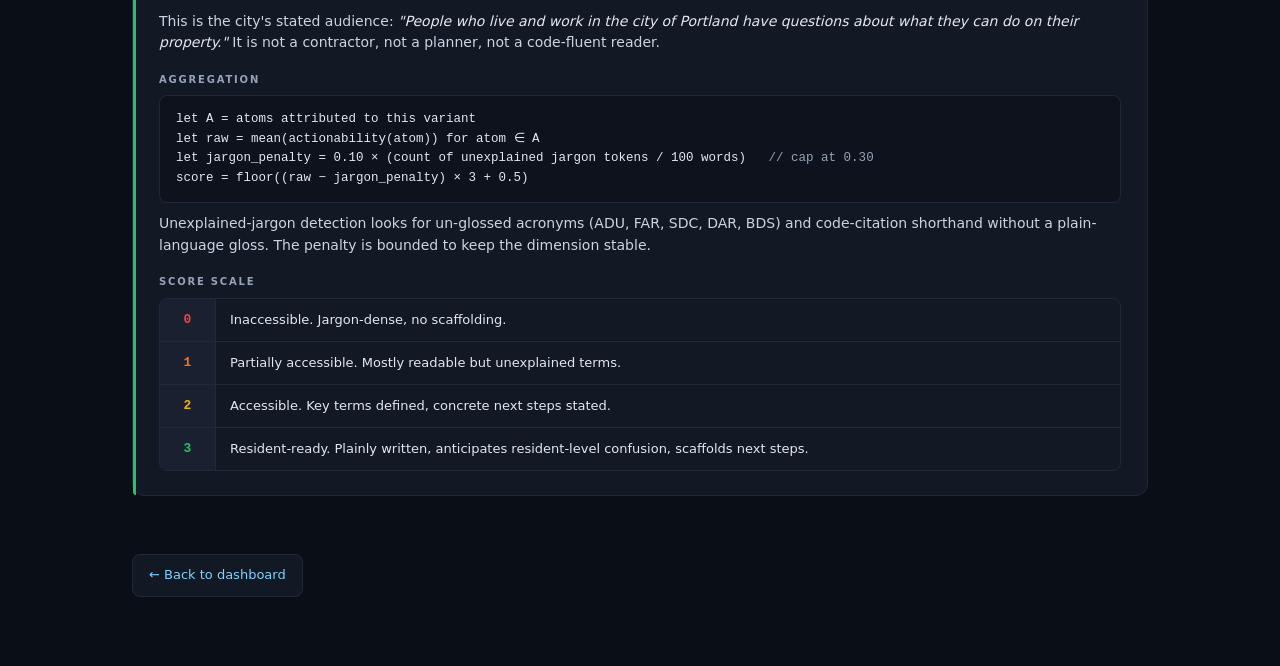
<file: site/rubric.html>
<!DOCTYPE html>
<html lang="en">
<head>
<meta charset="UTF-8">
<meta name="viewport" content="width=device-width, initial-scale=1.0">
<title>Scoring rubric — Portland Code AI</title>
<style>
  *, *::before, *::after { box-sizing: border-box; margin: 0; padding: 0; }

  :root {
    --bg: #0a0e16;
    --bg-panel: #131825;
    --bg-elev: #1a2030;
    --bg-hover: #161c2a;
    --border: #1f2937;
    --border-strong: #2d3748;
    --text: #f1f5f9;
    --text-dim: #e2e8f0;
    --text-muted: #cbd5e1;
    --text-faint: #94a3b8;
    --accent: #7dd3fc;
    --c1: #ef4444;
    --c2: #f59e0b;
    --c3: #22c55e;
    --s0: #ef4444;
    --s1: #f97316;
    --s2: #eab308;
    --s3: #22c55e;
    --d-acc:  #7dd3fc;
    --d-comp: #a78bfa;
    --d-cit:  #f59e0b;
    --d-use:  #22c55e;
  }

  body {
    font-family: 'Inter', -apple-system, BlinkMacSystemFont, 'Segoe UI', system-ui, sans-serif;
    background: var(--bg);
    color: var(--text);
    min-height: 100vh;
    font-feature-settings: 'cv02', 'cv03', 'cv04', 'cv11';
    -webkit-font-smoothing: antialiased;
    font-size: 14px;
    line-height: 1.55;
  }

  .mono { font-family: 'JetBrains Mono', 'IBM Plex Mono', ui-monospace, monospace; }

  /* ── Header ── */
  header {
    padding: 20px 32px 16px;
    border-bottom: 1px solid var(--border);
    display: flex;
    align-items: center;
    gap: 24px;
    background: linear-gradient(180deg, #0d121d 0%, var(--bg) 100%);
  }
  header .brand { display: flex; align-items: baseline; gap: 12px; }
  header h1 {
    font-size: 18px;
    font-weight: 600;
    color: #f8fafc;
    letter-spacing: -0.01em;
  }
  header .brand-sub {
    font-size: 13px;
    color: var(--text-muted);
    font-weight: 400;
  }
  header .nav-links {
    display: flex;
    gap: 4px;
    margin-left: 24px;
    background: var(--bg-panel);
    border: 1px solid var(--border);
    border-radius: 8px;
    padding: 3px;
  }
  header .nav-links a {
    font-size: 13px;
    color: var(--text-dim);
    text-decoration: none;
    padding: 7px 14px;
    border-radius: 5px;
    transition: all 0.15s;
  }
  header .nav-links a:hover { color: var(--text); background: var(--bg-elev); }
  header .nav-links a.active { color: var(--accent); background: rgba(56, 189, 248, 0.1); }

  /* ── Page shell ── */
  .page {
    max-width: 1080px;
    margin: 0 auto;
    padding: 32px 32px 80px;
  }

  .breadcrumb {
    font-size: 12px;
    text-transform: uppercase;
    letter-spacing: 0.16em;
    color: var(--text-faint);
    margin-bottom: 14px;
  }
  .breadcrumb a {
    color: var(--accent);
    text-decoration: none;
  }
  .breadcrumb a:hover { text-decoration: underline; }

  .page h1.title {
    font-size: 26px;
    font-weight: 700;
    letter-spacing: -0.01em;
    color: #f8fafc;
    margin-bottom: 12px;
  }
  .page .lede {
    font-size: 15px;
    color: var(--text-muted);
    max-width: 820px;
    margin-bottom: 36px;
  }
  .page .lede a { color: var(--accent); }

  h2.section {
    font-size: 11px;
    text-transform: uppercase;
    letter-spacing: 0.16em;
    color: var(--text-faint);
    font-weight: 600;
    margin: 40px 0 14px;
  }

  /* ── Summary table at top ── */
  .summary {
    background: var(--bg-panel);
    border: 1px solid var(--border);
    border-radius: 12px;
    overflow: hidden;
    margin-bottom: 28px;
  }
  .summary-row {
    display: grid;
    grid-template-columns: 56px 180px 1fr 80px;
    gap: 16px;
    padding: 14px 20px;
    border-bottom: 1px solid var(--border);
    align-items: center;
  }
  .summary-row:last-child { border-bottom: none; }
  .summary-row.head {
    font-size: 11px;
    text-transform: uppercase;
    letter-spacing: 0.16em;
    color: var(--text-faint);
    font-weight: 600;
    background: var(--bg-elev);
  }
  .sum-num {
    font-family: 'JetBrains Mono', ui-monospace, monospace;
    color: var(--text-faint);
    font-size: 12px;
  }
  .sum-name {
    font-weight: 700;
    color: #f8fafc;
    font-size: 15px;
  }
  .sum-name .dim-dot {
    display: inline-block;
    width: 8px;
    height: 8px;
    border-radius: 50%;
    margin-right: 8px;
    vertical-align: middle;
  }
  .sum-desc { color: var(--text-muted); font-size: 13px; }
  .sum-range {
    font-family: 'JetBrains Mono', ui-monospace, monospace;
    font-size: 12px;
    color: var(--text-dim);
    text-align: right;
  }

  /* ── Protocol callout ── */
  .protocol {
    background: linear-gradient(180deg, rgba(125, 211, 252, 0.04), transparent),
                var(--bg-panel);
    border: 1px solid var(--border);
    border-left: 3px solid var(--accent);
    border-radius: 10px;
    padding: 18px 22px;
    margin: 24px 0 8px;
  }
  .protocol .proto-title {
    font-size: 11px;
    text-transform: uppercase;
    letter-spacing: 0.16em;
    color: var(--accent);
    font-weight: 700;
    margin-bottom: 8px;
  }
  .protocol p { color: var(--text-dim); margin-bottom: 10px; }
  .protocol p:last-child { margin-bottom: 0; }
  .protocol ol { margin: 8px 0 6px 22px; color: var(--text-dim); }
  .protocol ol li { margin-bottom: 4px; }
  .protocol code, .summary code, .dim code {
    font-family: 'JetBrains Mono', ui-monospace, monospace;
    background: var(--bg-elev);
    padding: 1px 6px;
    border-radius: 4px;
    font-size: 12.5px;
    color: var(--text-dim);
    border: 1px solid var(--border);
  }

  /* ── Per-dimension cards ── */
  .dim {
    background: var(--bg-panel);
    border: 1px solid var(--border);
    border-radius: 12px;
    padding: 24px 26px;
    margin-bottom: 18px;
    position: relative;
  }
  .dim::before {
    content: '';
    position: absolute;
    inset: 0 auto 0 0;
    width: 3px;
    border-radius: 12px 0 0 12px;
    background: var(--dim-color, var(--accent));
  }
  .dim[data-dim="acc"]  { --dim-color: var(--d-acc); }
  .dim[data-dim="comp"] { --dim-color: var(--d-comp); }
  .dim[data-dim="cit"]  { --dim-color: var(--d-cit); }
  .dim[data-dim="use"]  { --dim-color: var(--d-use); }

  .dim-head {
    display: flex;
    align-items: baseline;
    gap: 14px;
    margin-bottom: 4px;
  }
  .dim-num {
    font-family: 'JetBrains Mono', ui-monospace, monospace;
    color: var(--text-faint);
    font-size: 12px;
  }
  .dim-name {
    font-size: 18px;
    font-weight: 700;
    color: #f8fafc;
    letter-spacing: -0.01em;
  }
  .dim-name .dot {
    display: inline-block;
    width: 9px;
    height: 9px;
    border-radius: 50%;
    background: var(--dim-color, var(--accent));
    margin-right: 9px;
    vertical-align: middle;
  }
  .dim-range {
    margin-left: auto;
    font-family: 'JetBrains Mono', ui-monospace, monospace;
    font-size: 12px;
    color: var(--text-faint);
  }
  .dim-question {
    color: var(--text-muted);
    font-size: 14px;
    margin-bottom: 16px;
  }
  .dim-question strong { color: var(--text-dim); }
  .dim-body p { color: var(--text-muted); margin-bottom: 10px; }
  .dim-body p:last-child { margin-bottom: 0; }
  .dim-body em { color: var(--text-dim); font-style: italic; }

  .dim-formula-label,
  .dim-bucket-label,
  .dim-scale-label {
    font-size: 10px;
    text-transform: uppercase;
    letter-spacing: 0.18em;
    color: var(--text-faint);
    font-weight: 600;
    margin: 18px 0 8px;
  }

  pre.formula {
    background: #0d121d;
    border: 1px solid var(--border);
    border-radius: 8px;
    padding: 14px 16px;
    font-family: 'JetBrains Mono', ui-monospace, monospace;
    font-size: 12.5px;
    color: var(--text-dim);
    overflow-x: auto;
    line-height: 1.55;
  }
  pre.formula .c { color: var(--text-faint); }

  /* score scale */
  .scale {
    display: grid;
    grid-template-columns: 56px 1fr;
    gap: 0;
    border: 1px solid var(--border);
    border-radius: 8px;
    overflow: hidden;
    margin-top: 6px;
  }
  .scale .row {
    display: contents;
  }
  .scale .cell {
    padding: 11px 14px;
    border-bottom: 1px solid var(--border);
    font-size: 13px;
    color: var(--text-dim);
  }
  .scale .row:last-child .cell { border-bottom: none; }
  .scale .cell.score {
    font-family: 'JetBrains Mono', ui-monospace, monospace;
    font-weight: 700;
    text-align: center;
    background: var(--bg-elev);
    border-right: 1px solid var(--border);
  }
  .scale .row[data-score="0"] .cell.score { color: var(--s0); }
  .scale .row[data-score="1"] .cell.score { color: var(--s1); }
  .scale .row[data-score="2"] .cell.score { color: var(--s2); }
  .scale .row[data-score="3"] .cell.score { color: var(--s3); }

  /* citation buckets */
  .buckets {
    border: 1px solid var(--border);
    border-radius: 8px;
    overflow: hidden;
  }
  .bucket-row {
    display: grid;
    grid-template-columns: 200px 1fr 70px;
    gap: 14px;
    padding: 11px 14px;
    border-bottom: 1px solid var(--border);
    align-items: center;
    font-size: 13px;
  }
  .bucket-row:last-child { border-bottom: none; }
  .bucket-row.head {
    font-size: 10px;
    text-transform: uppercase;
    letter-spacing: 0.16em;
    color: var(--text-faint);
    font-weight: 600;
    background: var(--bg-elev);
  }
  .bucket-name { font-weight: 700; color: #f8fafc; font-size: 13px; }
  .bucket-name.authoritative      { color: var(--s3); }
  .bucket-name.plausible          { color: var(--s2); }
  .bucket-name.non-authoritative  { color: var(--s1); }
  .bucket-name.none-              { color: var(--s0); }
  .bucket-examples { color: var(--text-muted); font-size: 12.5px; }
  .bucket-credit {
    text-align: right;
    font-family: 'JetBrains Mono', ui-monospace, monospace;
    color: var(--text-dim);
  }

  .footnote {
    color: var(--text-faint);
    font-size: 12.5px;
    margin-top: 14px;
    padding-left: 12px;
    border-left: 2px solid var(--border-strong);
  }

  .back-link {
    display: inline-flex;
    align-items: center;
    gap: 8px;
    margin-top: 40px;
    padding: 10px 16px;
    background: var(--bg-panel);
    border: 1px solid var(--border);
    border-radius: 8px;
    color: var(--accent);
    text-decoration: none;
    font-size: 13px;
    transition: all 0.15s;
  }
  .back-link:hover { background: var(--bg-elev); border-color: var(--border-strong); }

  @media (max-width: 720px) {
    .summary-row { grid-template-columns: 40px 1fr 70px; }
    .summary-row .sum-desc { display: none; }
    .bucket-row { grid-template-columns: 1fr 70px; }
    .bucket-row .bucket-examples { display: none; }
    .scale { grid-template-columns: 44px 1fr; }
  }
</style>
</head>
<body>

<header>
  <div class="brand">
    <h1>Civic Tech + AI Incubation Lab</h1>
    <span class="brand-sub">City Code &amp; Regulation Search Assistant</span>
  </div>
  <div class="nav-links">
    <a href="/">Dashboard</a>
    <a href="/rubric.html" class="active">Rubric</a>
  </div>
</header>

<div class="page">

  <div class="breadcrumb"><a href="/">Dashboard</a> &nbsp;/&nbsp; Scoring rubric</div>

  <h1 class="title">How responses are scored</h1>
  <p class="lede">
    Every AI response is scored on <strong>four dimensions</strong>, each on a 0–3 scale.
    Scores are <em>derived from atomized claims</em>, not from a single end-of-response scoring pass.
    A response can score independently on each dimension — high accuracy + low completeness is a real outcome,
    as is high accuracy + low citation authority. The four dimensions are intentionally not collapsed into a composite.
  </p>

  <h2 class="section">The four dimensions</h2>
  <div class="summary">
    <div class="summary-row head">
      <div>#</div><div>Dimension</div><div>What it measures</div><div style="text-align:right;">Range</div>
    </div>
    <div class="summary-row">
      <div class="sum-num">1</div>
      <div class="sum-name"><span class="dim-dot" style="background:var(--d-acc);"></span>Accurate</div>
      <div class="sum-desc">Are the specific factual claims actually correct?</div>
      <div class="sum-range">0–3</div>
    </div>
    <div class="summary-row">
      <div class="sum-num">2</div>
      <div class="sum-name"><span class="dim-dot" style="background:var(--d-comp);"></span>Complete</div>
      <div class="sum-desc">Did the response cover the things a resident needs to act?</div>
      <div class="sum-range">0–3</div>
    </div>
    <div class="summary-row">
      <div class="sum-num">3</div>
      <div class="sum-name"><span class="dim-dot" style="background:var(--d-cit);"></span>Cited</div>
      <div class="sum-desc">Are sources from portland.gov / Portland Titles, or from Redfin / blogs / nothing?</div>
      <div class="sum-range">0–3</div>
    </div>
    <div class="summary-row">
      <div class="sum-num">4</div>
      <div class="sum-name"><span class="dim-dot" style="background:var(--d-use);"></span>Useful</div>
      <div class="sum-desc">Would an average Portland resident or business owner understand and act on this?</div>
      <div class="sum-range">0–3</div>
    </div>
  </div>

  <h2 class="section">Adversarial protocol — how scores are produced</h2>
  <div class="protocol">
    <div class="proto-title">Generator ≠ Evaluator</div>
    <p>
      The model that <em>generates</em> a response must not be the model that <em>evaluates</em> it.
      Self-evaluation is too generous: the same model that wrote a confident-sounding answer is
      unlikely to flag its own confident-sounding errors.
    </p>
    <ol>
      <li><strong>Generate.</strong> A "user-where-they-are" model (e.g. consumer ChatGPT for Column 1) produces a response to the resident's question.</li>
      <li><strong>Atomize / verify.</strong> A <em>different</em> model — the evaluator — receives the verbatim response and breaks it into atomic claims. For each atom it produces a <code>correctness</code> tag, a <code>verified_truth</code> grounded in its own lookup, plus <code>citation</code>, <code>topic</code>, <code>specificity</code>, <code>actionability</code>, and <code>importance</code>.</li>
      <li><strong>Aggregate.</strong> The four 0–3 dimension scores are computed deterministically from the atoms (formulas below).</li>
    </ol>
    <p>
      The evaluator model is configurable — default is Claude (best agentic lookup), but the cross-evaluation matrix
      (Claude judging GPT, GPT judging Claude) can be demonstrated on demand. The evaluator-model used is recorded
      in each atoms file so the detail page can show "verified by: &lt;model&gt;".
    </p>
  </div>

  <h2 class="section">Per-dimension detail</h2>

  <!-- Dimension 1 -->
  <div class="dim" data-dim="acc">
    <div class="dim-head">
      <div class="dim-num">Dimension 1</div>
      <div class="dim-name"><span class="dot"></span>Accurate</div>
      <div class="dim-range">0 – 3</div>
    </div>
    <div class="dim-question"><strong>Question:</strong> of the specific factual claims this response made, how many were actually correct?</div>

    <div class="dim-formula-label">Aggregation</div>
<pre class="formula">let A = atoms attributed to this variant
let weight(atom) = atom.importance         <span class="c">// 1–5</span>
let credit(atom) =
    1.0  if correctness ∈ {correct, correct-vague, correct-action,
                            correct-judg, correct-range, hedge-correct}
    0.6  if correctness ∈ {vague-correct, vague-action}
    0.0  if correctness ∈ {WRONG, PARTIAL-WRONG}
    skip if correctness == admitted-gap    <span class="c">// admitted gaps don't penalize accuracy</span>
let raw = sum(weight·credit) / sum(weight)
score = floor(raw × 3 + 0.5)               <span class="c">// 0..3, with 0.83+ → 3</span></pre>

    <div class="dim-scale-label">Score scale</div>
    <div class="scale">
      <div class="row" data-score="0"><div class="cell score">0</div><div class="cell">Mostly wrong on the specifics that matter.</div></div>
      <div class="row" data-score="1"><div class="cell score">1</div><div class="cell">Mix of right and wrong; the resident can't trust unverified claims.</div></div>
      <div class="row" data-score="2"><div class="cell score">2</div><div class="cell">Right on most specifics but with at least one material error.</div></div>
      <div class="row" data-score="3"><div class="cell score">3</div><div class="cell">All material specifics check out under independent verification.</div></div>
    </div>

    <div class="footnote">
      <code>admitted-gap</code> atoms (where the AI honestly said "I don't know") do not penalize accuracy.
      They penalize completeness instead.
    </div>
  </div>

  <!-- Dimension 2 -->
  <div class="dim" data-dim="comp">
    <div class="dim-head">
      <div class="dim-num">Dimension 2</div>
      <div class="dim-name"><span class="dot"></span>Complete</div>
      <div class="dim-range">0 – 3</div>
    </div>
    <div class="dim-question"><strong>Question:</strong> did this response cover the topics a resident actually needs to act on?</div>

    <div class="dim-body">
      <p>
        Each scenario in <code>data/scenarios.json</code> carries a <code>must_cover</code> array — the topics
        a complete answer must hit (e.g. for tiny-house: <code>["zoning", "size", "setbacks", "permits", "costs", "sequence"]</code>).
        Topics use the same vocabulary as atom <code>topic</code> fields.
      </p>
    </div>

    <div class="dim-formula-label">Aggregation</div>
<pre class="formula">let covered = distinct topics across this variant's atoms ∩ must_cover
score = round(3 × |covered| / |must_cover|)</pre>

    <div class="dim-scale-label">Score scale</div>
    <div class="scale">
      <div class="row" data-score="0"><div class="cell score">0</div><div class="cell">Missed almost everything material.</div></div>
      <div class="row" data-score="1"><div class="cell score">1</div><div class="cell">Hit a few topics, missed most.</div></div>
      <div class="row" data-score="2"><div class="cell score">2</div><div class="cell">Covered most topics; one or two material gaps.</div></div>
      <div class="row" data-score="3"><div class="cell score">3</div><div class="cell">Covered every topic on the must-cover list.</div></div>
    </div>

    <div class="footnote">
      <strong>Address-specific cap:</strong> if any atom for this variant has <code>correctness == admitted-gap</code>
      on a topic in <code>{address, zoning}</code>, completeness is capped at 2. Admitting the AI couldn't reach
      property data is honesty about <em>the data gap</em> — but it still means the resident didn't get
      parcel-specific guidance.
    </div>
  </div>

  <!-- Dimension 3 -->
  <div class="dim" data-dim="cit">
    <div class="dim-head">
      <div class="dim-num">Dimension 3</div>
      <div class="dim-name"><span class="dot"></span>Cited</div>
      <div class="dim-range">0 – 3</div>
    </div>
    <div class="dim-question"><strong>Question:</strong> are the cited sources actually authoritative for Portland code?</div>

    <div class="dim-body">
      <p>
        This is <em>not</em> the same as "is the citation specific?" A vague reference to <code>portland.gov</code>
        is more authoritative than a precise-looking citation to a Redfin listing or a third-party blog.
        The hackathon brief said <em>authoritative</em>, not <em>specific</em>; this dimension reflects that.
      </p>
    </div>

    <div class="dim-bucket-label">Source-authority buckets</div>
    <div class="buckets">
      <div class="bucket-row head">
        <div>Bucket</div><div>Examples</div><div style="text-align:right;">Credit</div>
      </div>
      <div class="bucket-row">
        <div class="bucket-name authoritative">authoritative</div>
        <div class="bucket-examples"><code>PCC 33.205.040</code>, <code>Title 11</code>, <code>portland.gov/...</code>, PortlandMaps, BDS Code Guide, Oregon Revised Statutes</div>
        <div class="bucket-credit">1.0</div>
      </div>
      <div class="bucket-row">
        <div class="bucket-name plausible">plausible-third-party</div>
        <div class="bucket-examples">Redfin, Zillow, Wikipedia, real-estate blog</div>
        <div class="bucket-credit">0.3</div>
      </div>
      <div class="bucket-row">
        <div class="bucket-name non-authoritative">non-authoritative</div>
        <div class="bucket-examples">random forum, unattributed</div>
        <div class="bucket-credit">0.0</div>
      </div>
      <div class="bucket-row">
        <div class="bucket-name none-">none</div>
        <div class="bucket-examples"><code>null</code></div>
        <div class="bucket-credit">0.0</div>
      </div>
    </div>

    <div class="dim-formula-label">Aggregation</div>
<pre class="formula">let A = atoms attributed to this variant where atom carries any factual claim
let raw = sum(credit(atom.citation)) / |A|
score = floor(raw × 3 + 0.5)</pre>

    <div class="dim-scale-label">Score scale</div>
    <div class="scale">
      <div class="row" data-score="0"><div class="cell score">0</div><div class="cell">No authoritative sources at all.</div></div>
      <div class="row" data-score="1"><div class="cell score">1</div><div class="cell">Mostly uncited or third-party-cited.</div></div>
      <div class="row" data-score="2"><div class="cell score">2</div><div class="cell">Mix — some Portland sources, some non-authoritative.</div></div>
      <div class="row" data-score="3"><div class="cell score">3</div><div class="cell">Cited claims overwhelmingly resolve to portland.gov / Portland Titles / authoritative state sources.</div></div>
    </div>
  </div>

  <!-- Dimension 4 -->
  <div class="dim" data-dim="use">
    <div class="dim-head">
      <div class="dim-num">Dimension 4</div>
      <div class="dim-name"><span class="dot"></span>Useful</div>
      <div class="dim-range">0 – 3</div>
    </div>
    <div class="dim-question"><strong>Question:</strong> would an average Portland resident or business owner — with no permitting expertise — understand this response and feel equipped to act on it?</div>

    <div class="dim-body">
      <p>
        This is the city's stated audience: <em>"People who live and work in the city of Portland have questions
        about what they can do on their property."</em> It is not a contractor, not a planner, not a code-fluent reader.
      </p>
    </div>

    <div class="dim-formula-label">Aggregation</div>
<pre class="formula">let A = atoms attributed to this variant
let raw = mean(actionability(atom)) for atom ∈ A
let jargon_penalty = 0.10 × (count of unexplained jargon tokens / 100 words)   <span class="c">// cap at 0.30</span>
score = floor((raw − jargon_penalty) × 3 + 0.5)</pre>

    <div class="dim-body" style="margin-top:10px;">
      <p>
        Unexplained-jargon detection looks for un-glossed acronyms (ADU, FAR, SDC, DAR, BDS) and code-citation
        shorthand without a plain-language gloss. The penalty is bounded to keep the dimension stable.
      </p>
    </div>

    <div class="dim-scale-label">Score scale</div>
    <div class="scale">
      <div class="row" data-score="0"><div class="cell score">0</div><div class="cell">Inaccessible. Jargon-dense, no scaffolding.</div></div>
      <div class="row" data-score="1"><div class="cell score">1</div><div class="cell">Partially accessible. Mostly readable but unexplained terms.</div></div>
      <div class="row" data-score="2"><div class="cell score">2</div><div class="cell">Accessible. Key terms defined, concrete next steps stated.</div></div>
      <div class="row" data-score="3"><div class="cell score">3</div><div class="cell">Resident-ready. Plainly written, anticipates resident-level confusion, scaffolds next steps.</div></div>
    </div>
  </div>

  <a class="back-link" href="/">&larr; Back to dashboard</a>

</div>

</body>
</html>
</file>
<file: site/hybrid/style.css>
/* =====================================================================
   style.css — W7 page shell for the hybrid mockup.
   Owns: page background, layout grid, typography, header, legend, footer.
   Does NOT own: per-module styling (scrubber.css, lobes.css, widgets.css,
   chips.css, sidepanel.css).
   Aesthetic: warm paper, editorial, NYT-graphics-desk-adjacent.
   ===================================================================== */

:root {
  /* Palette — warm paper + near-black ink. */
  --paper:        #f6f1e7;
  --paper-deep:   #efe7d4;
  --paper-edge:   #e7dccb;
  --ink:          #221a13;
  --ink-soft:     #5b5346;
  --ink-mute:     #8a8170;
  --rule:         #d9cfb9;
  --rule-soft:    #e7dccb;
  --rule-strong:  #a89e87;

  /* Variant tints — match lobes.js / widgets.css. */
  --c-oob:        #c5524a;
  --c-mcp:        #c89a3a;
  --c-enh:        #5a8a4f;

  /* Typography. */
  --serif:  "Fraunces", "Newsreader", "Source Serif Pro", Georgia, serif;
  --sans:   "Inter", system-ui, -apple-system, "Segoe UI", sans-serif;
  --mono:   "JetBrains Mono", "IBM Plex Mono", ui-monospace, SFMono-Regular, Menlo, monospace;

  /* Layout. */
  --page-max:     1320px;
  --page-pad-x:   48px;
  --page-pad-y:   24px;
}

* { box-sizing: border-box; }
html, body { margin: 0; padding: 0; }

html, body {
  background: var(--paper);
  color: var(--ink);
  font-family: var(--serif);
  font-size: 18px;
  line-height: 1.55;
  font-weight: 400;
  font-optical-sizing: auto;
  -webkit-font-smoothing: antialiased;
  text-rendering: optimizeLegibility;
}

/* Subtle paper texture: two soft dot grids. Editorial, not loud. */
body {
  background-image:
    radial-gradient(rgba(34,26,19,0.035) 1px, transparent 1px),
    radial-gradient(rgba(34,26,19,0.020) 1px, transparent 1px);
  background-size: 3px 3px, 7px 7px;
  background-position: 0 0, 1px 1px;
  min-height: 100vh;
}

/* ──────────────────────────────────────────────────────────────────────
   PAGE FRAME
   ────────────────────────────────────────────────────────────────────── */

.page {
  max-width: var(--page-max);
  margin: 0 auto;
  padding: var(--page-pad-y) var(--page-pad-x) 60px;
}

/* ──────────────────────────────────────────────────────────────────────
   HEADER — compact horizontal band; H1 + meta share one row at desktop
   so the scrubber + diagram fit above the fold.
   ────────────────────────────────────────────────────────────────────── */

.page-header {
  border-top: 2px solid var(--ink);
  border-bottom: 1px solid var(--rule-strong);
  padding: 10px 0 14px;
  margin-bottom: 14px;
  display: grid;
  grid-template-columns: minmax(0, 1fr) auto;
  grid-template-areas:
    "eyebrow eyebrow"
    "title   meta";
  column-gap: 32px;
  row-gap: 6px;
  align-items: end;
}

.eyebrow {
  grid-area: eyebrow;
  font-family: var(--sans);
  font-size: 11px;
  font-weight: 600;
  letter-spacing: 0.18em;
  text-transform: uppercase;
  color: var(--ink-soft);
  margin: 0;
}

.page-title {
  grid-area: title;
  font-family: var(--serif);
  font-weight: 500;
  font-style: italic;
  font-size: clamp(30px, 3.0vw, 40px);
  line-height: 1.05;
  letter-spacing: -0.014em;
  color: var(--ink);
  margin: 0;
  max-width: 24ch;
}

.page-meta {
  grid-area: meta;
  display: flex;
  flex-wrap: wrap;
  align-items: center;
  justify-content: flex-end;
  gap: 14px;
  padding-bottom: 4px;
}

.address-pill {
  display: inline-flex;
  align-items: center;
  font-family: var(--mono);
  font-size: 13px;
  font-weight: 500;
  letter-spacing: 0.01em;
  color: var(--ink);
  background: var(--paper-deep);
  border: 1px solid var(--rule-strong);
  border-radius: 999px;
  padding: 6px 14px;
  white-space: nowrap;
}

.page-subtitle {
  font-family: var(--serif);
  font-size: 17px;
  font-style: italic;
  color: var(--ink-soft);
}

/* ──────────────────────────────────────────────────────────────────────
   SCRUBBER ROW — host for W2.
   ────────────────────────────────────────────────────────────────────── */

.scrubber-row {
  display: flex;
  justify-content: center;
  margin: 0 auto 18px;
  width: 100%;
  /* The Scrubber owns its own padding/sizing internally
     (max-width 880px set in scrubber.css). */
}

/* ──────────────────────────────────────────────────────────────────────
   DIAGRAM ROW — 60% diagram / 40% side panel at desktop.
   Collapses to single column under 1024px.
   ────────────────────────────────────────────────────────────────────── */

.diagram-row {
  display: grid;
  grid-template-columns: minmax(0, 65fr) minmax(0, 35fr);
  gap: 28px;
  align-items: start;
  margin-bottom: 36px;
}

.diagram {
  position: relative;
  background: transparent;
  border: none;
  border-radius: 0;
  padding: 0 12px 0 0;
  display: flex;
  flex-direction: column;
  min-height: 0;
}

.diagram .lobes-svg {
  flex: 0 0 auto;
  width: 100%;
  height: auto;
  aspect-ratio: 820 / 600;
  display: block;
  overflow: visible;
}

/* Legend sits below the diagram, three small swatches. */
.legend {
  display: flex;
  justify-content: flex-start;
  gap: 28px;
  padding-top: 14px;
  margin-top: 8px;
  border-top: 1px solid var(--rule-soft);
  font-family: var(--sans);
  flex-wrap: wrap;
}

.legend-item {
  display: inline-flex;
  align-items: center;
  gap: 8px;
  font-size: 12px;
  letter-spacing: 0.04em;
  color: var(--ink);
}

.legend-item .swatch {
  width: 14px;
  height: 14px;
  border-radius: 50%;
  display: inline-block;
  flex: 0 0 auto;
}

.swatch-oob { background: var(--c-oob); }
.swatch-mcp { background: var(--c-mcp); }
.swatch-enh { background: var(--c-enh); }

.legend-label {
  font-weight: 600;
  text-transform: uppercase;
  letter-spacing: 0.1em;
  font-size: 11px;
}

.legend-sub {
  color: var(--ink-mute);
  font-size: 11px;
  font-style: italic;
}

/* Side panel host — W6 fills it. Provide a sturdy shell so the page
   doesn't collapse before W6 ships. */
.side-panel {
  background: var(--paper-deep);
  border: 1px solid var(--rule);
  border-radius: 4px;
  padding: 22px 26px 26px;
  min-height: 0;
  max-height: 640px;
  overflow-y: auto;
  font-family: var(--serif);
  display: flex;
  flex-direction: column;
}

.side-panel:empty::before {
  content: "AI response panel will mount here.";
  font-style: italic;
  color: var(--ink-mute);
  font-size: 14px;
}

/* ──────────────────────────────────────────────────────────────────────
   WIDGETS ROW — three columns: gauge / citations / tally panel.
   ────────────────────────────────────────────────────────────────────── */

.widgets-row {
  display: grid;
  grid-template-columns: minmax(0, 240px) minmax(0, 1.2fr) minmax(0, 1fr);
  gap: 36px;
  margin-bottom: 36px;
  padding-top: 24px;
  border-top: 1px solid var(--rule);
  align-items: start;
}

.widget {
  background: transparent;
  border: none;
  border-radius: 0;
  padding: 0;
  min-height: 0;
}

.widget:empty::before {
  content: "widget loading…";
  font-family: var(--sans);
  font-size: 12px;
  font-style: italic;
  color: var(--ink-mute);
}

/* ──────────────────────────────────────────────────────────────────────
   FOOTER
   ────────────────────────────────────────────────────────────────────── */

.page-footer {
  border-top: 1px solid var(--ink);
  padding-top: 20px;
  margin-top: 8px;
}

.tape-host {
  width: 100%;
  min-height: 28px;
  margin-bottom: 16px;
}

.legend-bottom {
  display: flex;
  flex-wrap: wrap;
  gap: 28px;
  font-family: var(--sans);
  font-size: 12px;
  color: var(--ink-soft);
  letter-spacing: 0.01em;
}

.legend-bottom span {
  position: relative;
  padding-left: 14px;
}
.legend-bottom span::before {
  content: "";
  position: absolute;
  left: 0;
  top: 0.55em;
  width: 6px;
  height: 1px;
  background: var(--ink-soft);
}

/* ──────────────────────────────────────────────────────────────────────
   RESPONSIVE — single column under 1024px.
   ────────────────────────────────────────────────────────────────────── */

@media (max-width: 1024px) {
  :root {
    --page-pad-x: 28px;
  }

  .diagram-row {
    grid-template-columns: 1fr;
    gap: 24px;
  }

  .diagram { min-height: 520px; }
  .side-panel { min-height: 320px; }

  .widgets-row {
    grid-template-columns: 1fr;
    gap: 20px;
  }

  .page-title {
    font-size: clamp(36px, 6vw, 48px);
  }
}

/* ──────────────────────────────────────────────────────────────────────
   FOCUS — keep keyboard focus visible across the page.
   ────────────────────────────────────────────────────────────────────── */

:focus-visible {
  outline: 2px solid var(--ink);
  outline-offset: 2px;
}
</file>
<file: site/hybrid/scrubber.css>
/* Scrubber widget — self-scoped under .scrubber- prefix */

.scrubber-root {
  --scrubber-stop-count: 3;
  --scrubber-track-height: 12px;
  --scrubber-handle-size: 52px;
  --scrubber-red: #c5524a;
  --scrubber-amber: #c89a3a;
  --scrubber-green: #5a8a4f;
  --scrubber-paper: #f6f1e7;
  --scrubber-ink: #2a2622;
  --scrubber-ink-soft: #5d544a;

  position: relative;
  width: 100%;
  max-width: 920px;
  margin: 0 auto;
  padding: 14px 48px 8px;
  font-family: 'Inter', system-ui, -apple-system, sans-serif;
  color: var(--scrubber-ink);
  user-select: none;
  -webkit-user-select: none;
  display: flex;
  flex-direction: column;
}

.scrubber-track-wrap {
  position: relative;
  width: 100%;
  height: var(--scrubber-handle-size);
  display: flex;
  align-items: center;
  outline: none;
  cursor: pointer;
}

.scrubber-track-wrap:focus-visible .scrubber-track {
  box-shadow:
    0 0 0 3px var(--scrubber-paper),
    0 0 0 6px rgba(42, 38, 34, 0.55);
}

.scrubber-track {
  position: relative;
  width: 100%;
  height: var(--scrubber-track-height);
  border-radius: 999px;
  background: linear-gradient(
    90deg,
    var(--scrubber-red) 0%,
    var(--scrubber-amber) 50%,
    var(--scrubber-green) 100%
  );
  box-shadow:
    inset 0 1px 2px rgba(0, 0, 0, 0.2),
    inset 0 -1px 1px rgba(255, 255, 255, 0.25);
  transition: box-shadow 160ms ease;
}

.scrubber-track::before {
  /* subtle paper-texture darkening for depth */
  content: '';
  position: absolute;
  inset: 0;
  border-radius: inherit;
  background: linear-gradient(180deg, rgba(0, 0, 0, 0.05), rgba(0, 0, 0, 0));
  pointer-events: none;
}

.scrubber-stops {
  position: absolute;
  inset: 0;
  pointer-events: none;
}

.scrubber-stop-tick {
  position: absolute;
  top: 50%;
  width: 4px;
  height: 22px;
  background: rgba(255, 255, 255, 0.85);
  border-radius: 2px;
  transform: translate(-50%, -50%);
  box-shadow: 0 0 0 1px rgba(0, 0, 0, 0.18);
}

.scrubber-handle {
  position: absolute;
  top: 50%;
  left: 0;
  width: var(--scrubber-handle-size);
  height: var(--scrubber-handle-size);
  border-radius: 50%;
  background: #fbf6ec;
  border: 3px solid var(--scrubber-ink);
  transform: translate(-50%, -50%) scale(1);
  cursor: grab;
  box-shadow:
    0 6px 18px rgba(0, 0, 0, 0.18),
    0 2px 4px rgba(0, 0, 0, 0.12),
    0 0 0 8px rgba(200, 154, 58, 0.18),
    0 0 24px 4px rgba(200, 154, 58, 0.22);
  transition: transform 180ms cubic-bezier(0.2, 0.8, 0.25, 1),
              box-shadow 220ms ease;
  will-change: left, transform;
  z-index: 3;
}

.scrubber-handle::after {
  /* inner dot */
  content: '';
  position: absolute;
  top: 50%;
  left: 50%;
  width: 14px;
  height: 14px;
  border-radius: 50%;
  background: var(--scrubber-ink);
  transform: translate(-50%, -50%);
  opacity: 0.85;
}

.scrubber-handle.is-dragging {
  cursor: grabbing;
  transform: translate(-50%, -50%) scale(1.08);
  box-shadow:
    0 10px 26px rgba(0, 0, 0, 0.25),
    0 4px 8px rgba(0, 0, 0, 0.16),
    0 0 0 12px rgba(200, 154, 58, 0.26),
    0 0 32px 6px rgba(200, 154, 58, 0.32);
  transition: transform 80ms ease, box-shadow 120ms ease;
}

.scrubber-handle.is-snapping {
  transition: left 320ms cubic-bezier(0.2, 0.85, 0.3, 1),
              transform 200ms cubic-bezier(0.2, 0.8, 0.25, 1),
              box-shadow 220ms ease;
}

.scrubber-labels {
  position: relative;
  margin-top: 10px;
  height: 48px;
  pointer-events: none;
}

.scrubber-label {
  position: absolute;
  transform: translateX(-50%);
  text-align: center;
  pointer-events: auto;
  cursor: pointer;
  padding: 4px 4px 0;
  transition: transform 220ms cubic-bezier(0.2, 0.8, 0.25, 1);
  display: flex;
  align-items: center;
  gap: 8px;
  white-space: nowrap;
}

.scrubber-label:hover {
  transform: translateX(-50%) translateY(-1px);
}

.scrubber-label-badge {
  display: inline-flex;
  align-items: center;
  justify-content: center;
  width: 18px;
  height: 18px;
  margin: 0;
  font-family: 'JetBrains Mono', ui-monospace, monospace;
  font-size: 10px;
  font-weight: 600;
  color: var(--scrubber-ink-soft);
  border: 1.5px solid var(--scrubber-ink-soft);
  border-radius: 50%;
  background: transparent;
  letter-spacing: 0.02em;
  flex: 0 0 auto;
  transition: color 200ms ease, border-color 200ms ease, background 200ms ease;
}

.scrubber-label-title {
  display: block;
  font-family: 'Fraunces', 'Newsreader', 'Source Serif Pro', Georgia, serif;
  font-size: 18px;
  font-weight: 500;
  letter-spacing: -0.005em;
  line-height: 1.1;
  color: var(--scrubber-ink);
  white-space: nowrap;
}

.scrubber-label.is-active .scrubber-label-badge {
  color: var(--scrubber-paper);
  background: var(--scrubber-ink);
  border-color: var(--scrubber-ink);
}

.scrubber-label.is-active .scrubber-label-title {
  font-weight: 600;
}

.scrubber-label.is-dim .scrubber-label-title,
.scrubber-label.is-dim .scrubber-label-badge {
  opacity: 0.55;
}

@media (max-width: 720px) {
  .scrubber-root {
    padding: 40px 28px 80px;
  }
  .scrubber-label-title {
    font-size: 18px;
  }
  .scrubber-root {
    --scrubber-handle-size: 52px;
  }
}
</file>
<file: site/hybrid/lobes.css>
/* Morphing Venn Lobes — W3
 * Editorial / NYT graphics aesthetic. Lobes render as SVG <path> blobs
 * with deterministic noise. Ghost state when scale < 0.3.
 */

.lobes-svg {
  display: block;
  width: 100%;
  height: 100%;
  overflow: visible;
  font-family: "Instrument Serif", "Newsreader", Georgia, serif;
}

.lobes-svg .lobe-fill {
  transition:
    opacity 320ms cubic-bezier(.4, .0, .2, 1),
    fill-opacity 320ms cubic-bezier(.4, .0, .2, 1);
  fill-opacity: 0.18;
  mix-blend-mode: multiply;
  pointer-events: auto;
  cursor: pointer;
}

.lobes-svg .lobe-stroke {
  fill: none;
  stroke-width: 1.4;
  vector-effect: non-scaling-stroke;
  transition:
    opacity 320ms cubic-bezier(.4, .0, .2, 1),
    stroke-width 320ms cubic-bezier(.4, .0, .2, 1),
    stroke-dasharray 320ms ease;
  opacity: 0.85;
  pointer-events: none;
}

/* Ghost state — dashed outline only, no fill */
.lobes-svg .lobe-fill.ghost {
  fill-opacity: 0;
}

.lobes-svg .lobe-stroke.ghost {
  stroke-dasharray: 6 5;
  stroke-width: 1.1;
  opacity: 0.45;
}

/* Highlight state — single region emphasis */
.lobes-svg.highlight-active .lobe-fill {
  fill-opacity: 0.08;
}
.lobes-svg.highlight-active .lobe-fill.lit {
  fill-opacity: 0.32;
}
.lobes-svg.highlight-active .lobe-stroke {
  opacity: 0.35;
}
.lobes-svg.highlight-active .lobe-stroke.lit {
  opacity: 1;
  stroke-width: 2.2;
}

/* Lobe labels (optional) */
.lobes-svg .lobe-label {
  font-family: "Instrument Serif", "Newsreader", Georgia, serif;
  font-style: italic;
  font-size: 22px;
  letter-spacing: -0.005em;
  pointer-events: none;
  transition: opacity 320ms ease;
}
.lobes-svg .lobe-label .lobe-label-sub {
  font-family: "JetBrains Mono", ui-monospace, monospace;
  font-style: normal;
  font-size: 9.5px;
  letter-spacing: 0.16em;
  text-transform: uppercase;
}

.lobes-svg .lobe-label.ghost {
  opacity: 0.4;
}
</file>
<file: site/hybrid/chips.css>
/* chips.css — W4 styling.
   Selector prefix: .chip-  /  .chips-
   All chips render inside the lobes SVG. The HTML tooltip lives on
   document.body and is positioned absolutely.
*/

#chips-layer {
  pointer-events: auto;
}

/* Base chip group --------------------------------------------------------- */
.chip {
  transition:
    opacity 220ms ease,
    filter 180ms ease;
  /* transform is set inline by the JS for layout + ghost scaling, so we
     don't transition it here (keeps drag-scrub smooth). */
}

.chip:hover .chip-rect,
.chip.chip-hover .chip-rect {
  filter: drop-shadow(0 3px 6px rgba(0, 0, 0, 0.18));
}

/* Slight visual lift on hover — applied via a CSS-only filter; no transform
   changes so the click target stays where the cursor is. */
.chip.chip-hover {
  filter: drop-shadow(0 4px 8px rgba(0, 0, 0, 0.16));
}

.chip-rect {
  transition: stroke-width 160ms ease, fill 200ms ease;
}

.chip.chip-hover .chip-rect {
  stroke-width: 1.8;
}

/* Ghosted vs. active states (driven by chip-active / chip-ghost classes).
   Most of the look comes from inline opacity/scale; CSS adds desaturation. */
.chip.chip-ghost {
  filter: saturate(0.55);
}

.chip.chip-active {
  filter: saturate(1);
}

/* Region highlighting ----------------------------------------------------- */
.chip.chip-dimmed {
  opacity: 0.18 !important;
  filter: saturate(0.4) blur(0.3px);
}

.chip.chip-lit .chip-rect {
  stroke-width: 2;
}
.chip.chip-lit {
  filter: drop-shadow(0 2px 4px rgba(0, 0, 0, 0.12));
}

/* Chip face text ---------------------------------------------------------- */
.chip-text {
  font-family: 'Inter', system-ui, sans-serif;
  font-weight: 500;
  letter-spacing: 0.005em;
  user-select: none;
  pointer-events: none;
}

/* Citation badge ---------------------------------------------------------- */
.chip-badge {
  font-family: 'JetBrains Mono', ui-monospace, monospace;
  font-weight: 500;
  letter-spacing: -0.01em;
  pointer-events: none;
  user-select: none;
}
.chip-badge-bg {
  pointer-events: none;
}

/* Correctness overlays ---------------------------------------------------- */
.chip-overlay-hatch {
  /* fill is set inline to url(#chip-hatch-red) */
  pointer-events: none;
  mix-blend-mode: multiply;
}

.chip-strike {
  pointer-events: none;
}

.chip-dotted-bottom {
  pointer-events: none;
}

/* Admitted-gap chip: italic text + dashed border (border set inline). */
.chip.chip-correct-admitted-gap .chip-text {
  font-style: italic;
}

/* WRONG: extra red tint on the rect. */
.chip.chip-correct-WRONG .chip-rect {
  stroke: #a23028;
}

/* PARTIAL-WRONG: warm red stroke too, slightly less aggressive. */
.chip.chip-correct-PARTIAL-WRONG .chip-rect {
  stroke: #b54036;
}

/* Tooltip (HTML, on document.body) --------------------------------------- */
.chip-tooltip {
  font-family: 'Inter', system-ui, sans-serif;
  font-size: 12px;
  line-height: 1.4;
  color: #2c241b;
  background: #fbf6ec;
  border: 1px solid #d6c9b3;
  border-radius: 8px;
  box-shadow: 0 8px 24px rgba(40, 28, 14, 0.18);
  padding: 10px 12px;
  max-width: 320px;
  z-index: 9999;
  transition: opacity 140ms ease;
}

.chip-tooltip-head {
  display: flex;
  align-items: center;
  gap: 8px;
  margin-bottom: 6px;
  font-size: 10px;
  text-transform: uppercase;
  letter-spacing: 0.06em;
}

.chip-tooltip-correctness {
  padding: 2px 6px;
  border-radius: 4px;
  font-weight: 600;
  background: #ece1cb;
  color: #4a3b29;
}

.chip-tooltip-correctness-WRONG,
.chip-tooltip-correctness-PARTIAL-WRONG {
  background: #f3d4cf;
  color: #7d211a;
}

.chip-tooltip-correctness-correct,
.chip-tooltip-correctness-correct-action,
.chip-tooltip-correctness-correct-range,
.chip-tooltip-correctness-correct-judg,
.chip-tooltip-correctness-correct-vague {
  background: #d8e6cf;
  color: #345428;
}

.chip-tooltip-correctness-vague-correct,
.chip-tooltip-correctness-vague-action,
.chip-tooltip-correctness-hedge-correct {
  background: #ecddb8;
  color: #6b4d18;
}

.chip-tooltip-correctness-admitted-gap {
  background: #e7dccd;
  color: #5a4a36;
  font-style: italic;
}

.chip-tooltip-cite {
  font-family: 'JetBrains Mono', ui-monospace, monospace;
  font-size: 10px;
  color: #5a4a36;
  letter-spacing: 0;
}
.chip-tooltip-cite-none {
  font-style: italic;
  opacity: 0.6;
}

.chip-tooltip-claim {
  font-family: 'Fraunces', 'Newsreader', Georgia, serif;
  font-size: 14px;
  font-weight: 500;
  margin-bottom: 6px;
  color: #2c241b;
}

.chip-tooltip-truth {
  font-size: 12px;
  color: #4a3b29;
  border-top: 1px solid #ece1cb;
  padding-top: 6px;
}

.chip-tooltip-label {
  font-weight: 600;
  font-size: 10px;
  text-transform: uppercase;
  letter-spacing: 0.06em;
  color: #7a6647;
  margin-right: 4px;
}
</file>
<file: site/hybrid/widgets.css>
/* widgets.css — shared styles for the W5 supporting widgets.
   Selector prefixes: .gauge-, .citations-, .tally-
   Aesthetic: warm-paper background, serif headings (Fraunces / Newsreader),
   mono for citations. No external dependencies.
*/

:root {
  --w-paper:       #f6f1e7;
  --w-paper-deep:  #efe7d4;
  --w-ink:         #2b2620;
  --w-ink-soft:    #5b5346;
  --w-rule:        #d9cfb9;
  --w-rule-soft:   #e7dccb;

  --w-red:         #c5524a;
  --w-amber:       #c89a3a;
  --w-moss:        #5a8a4f;

  --w-serif: "Fraunces", "Newsreader", "Source Serif Pro", Georgia, serif;
  --w-mono:  "JetBrains Mono", "IBM Plex Mono", ui-monospace, SFMono-Regular, Menlo, monospace;
  --w-sans:  "Inter", system-ui, -apple-system, "Segoe UI", sans-serif;
}

/* ──────────────────────────────────────────────────────────────────────────
   GAUGE
   ────────────────────────────────────────────────────────────────────────── */

.gauge-root {
  font-family: var(--w-sans);
  color: var(--w-ink);
  width: 100%;
}

.gauge-frame {
  background: var(--w-paper);
  border: 1px solid var(--w-rule);
  border-radius: 12px;
  padding: 14px 16px 12px;
  display: grid;
  grid-template-rows: auto auto auto;
  row-gap: 6px;
}

.gauge-svg {
  width: 100%;
  height: auto;
  max-height: 150px;
  display: block;
}

.gauge-track-bg {
  /* base track sits behind the gradient and softens the curve */
}

.gauge-ticks line {
  stroke: var(--w-ink-soft);
  stroke-width: 1.6;
  opacity: 0.55;
}

.gauge-needle {
  stroke: var(--w-ink);
  stroke-width: 3;
  stroke-linecap: round;
  filter: drop-shadow(0 1px 0 rgba(0,0,0,0.15));
}

.gauge-hub {
  fill: var(--w-ink);
  stroke: var(--w-paper);
  stroke-width: 1.5;
}

.gauge-needle-group {
  transform-box: fill-box;
  transform-origin: center;
  transition: transform 80ms linear;
}

.gauge-labels {
  display: grid;
  grid-template-columns: 1fr 1fr 1fr;
  font-size: 11.5px;
  letter-spacing: 0.02em;
  color: var(--w-ink-soft);
  margin-top: -4px;
  text-align: center;
}
.gauge-label-left  { color: var(--w-red);   text-align: left;  }
.gauge-label-mid   { color: var(--w-amber); text-align: center; line-height: 1.15; }
.gauge-label-right { color: var(--w-moss);  text-align: right; }

.gauge-readout {
  display: flex;
  align-items: baseline;
  justify-content: space-between;
  gap: 12px;
  border-top: 1px dashed var(--w-rule);
  padding-top: 8px;
}

.gauge-value {
  font-family: var(--w-serif);
  font-size: 18px;
  font-weight: 500;
  letter-spacing: 0.005em;
}
.gauge-value.s-0 { color: var(--w-red);   }
.gauge-value.s-1 { color: var(--w-amber); }
.gauge-value.s-2 { color: var(--w-moss);  }

.gauge-pct {
  font-family: var(--w-mono);
  font-size: 13px;
  color: var(--w-ink-soft);
}

/* ──────────────────────────────────────────────────────────────────────────
   CITATIONS
   ────────────────────────────────────────────────────────────────────────── */

.citations-root {
  font-family: var(--w-sans);
  color: var(--w-ink);
  background: var(--w-paper);
  border: 1px solid var(--w-rule);
  border-radius: 12px;
  padding: 12px 14px;
  width: 100%;
}

.citations-header {
  display: flex;
  align-items: baseline;
  justify-content: space-between;
  margin-bottom: 8px;
}

.citations-title {
  font-family: var(--w-serif);
  font-size: 15px;
  font-weight: 500;
  color: var(--w-ink);
  letter-spacing: 0.005em;
}

.citations-meta {
  font-family: var(--w-mono);
  font-size: 11.5px;
  color: var(--w-ink-soft);
}

.citations-track {
  display: flex;
  flex-wrap: wrap;
  gap: 6px 8px;
  align-items: center;
  min-height: 56px;
  padding: 6px 0;
  border-top: 1px dashed var(--w-rule);
}

.citations-chip {
  display: inline-flex;
  align-items: center;
  gap: 6px;
  padding: 4px 9px;
  border-radius: 999px;
  font-size: 12px;
  line-height: 1.25;
  border: 1px solid var(--w-rule);
  background: var(--w-paper);
  opacity: 0;
  transform: translateX(-8px) scale(0.9);
  transform-origin: left center;
  transition:
    opacity 280ms ease-out,
    transform 280ms cubic-bezier(0.2, 0.8, 0.2, 1),
    border-color 220ms ease,
    background 220ms ease;
  white-space: nowrap;
}

.citations-chip-label {
  display: inline-block;
}

/* "vague" — OOB-only, no real citation */
.citations-chip-vague {
  font-style: italic;
  color: var(--w-ink-soft);
  border-color: #c8bfa9;
  background: #f1eadb;
}
.citations-chip-vague.is-active {
  border-style: dashed;
}

/* "code" — PCC / Title sections — mono with amber border (MCP-introduced) */
.citations-chip-code .citations-chip-label {
  font-family: var(--w-mono);
  font-size: 11.5px;
  letter-spacing: 0.005em;
  color: #5a4626;
}
.citations-chip-code {
  border-color: #d9b56a;
  background: #fbf3df;
}
.citations-chip-code.is-active {
  border-color: var(--w-amber);
  box-shadow: 0 0 0 1px rgba(200, 154, 58, 0.18) inset;
}

/* "authority" — Enhanced-tier sources w/ named publisher */
.citations-chip-authority .citations-chip-label {
  font-family: var(--w-mono);
  font-size: 11.5px;
  color: #2f4a2a;
}
.citations-chip-authority {
  border-color: #95b487;
  background: #eaf2e3;
}
.citations-chip-authority.is-active {
  border-color: var(--w-moss);
  box-shadow: 0 0 0 1px rgba(90, 138, 79, 0.20) inset;
}

.citations-chip-badge {
  font-family: var(--w-sans);
  font-size: 9.5px;
  text-transform: uppercase;
  letter-spacing: 0.08em;
  padding: 1px 5px;
  border-radius: 999px;
  color: #2f4a2a;
  background: rgba(90, 138, 79, 0.15);
  border: 1px solid rgba(90, 138, 79, 0.35);
}

.citations-chip-count {
  font-family: var(--w-mono);
  font-size: 10.5px;
  color: var(--w-ink-soft);
  opacity: 0.8;
}

/* ──────────────────────────────────────────────────────────────────────────
   TALLY — panel
   ────────────────────────────────────────────────────────────────────────── */

.tally-panel-root {
  font-family: var(--w-sans);
  color: var(--w-ink);
  background: var(--w-paper);
  border: 1px solid var(--w-rule);
  border-radius: 12px;
  padding: 12px 14px;
  width: 100%;
}

.tally-header {
  display: flex;
  align-items: baseline;
  justify-content: space-between;
  margin-bottom: 6px;
}

.tally-title {
  font-family: var(--w-serif);
  font-size: 15px;
  font-weight: 500;
  letter-spacing: 0.005em;
}

.tally-total {
  font-family: var(--w-mono);
  font-size: 11.5px;
  color: var(--w-ink-soft);
}

.tally-list {
  list-style: none;
  margin: 0;
  padding: 0;
  border-top: 1px dashed var(--w-rule);
}

.tally-row {
  --tally-emphasis: 0;
  --tally-tint: #5b5346;
  display: grid;
  grid-template-columns: 6px 1fr auto;
  gap: 10px;
  align-items: center;
  padding: 7px 0;
  border-bottom: 1px solid rgba(217, 207, 185, 0.55);
  cursor: default;
  transition: background 180ms ease;
}
.tally-row:last-child { border-bottom: none; }

.tally-row-bar {
  display: block;
  width: 4px;
  height: 22px;
  border-radius: 2px;
  background: var(--tally-tint);
  /* Dim bar by default; emphasis brightens it. */
  opacity: calc(0.45 + 0.55 * var(--tally-emphasis));
  box-shadow: 0 0 0 1px rgba(0,0,0,0) ;
  transition: opacity 200ms ease, transform 200ms ease;
}

.tally-row.is-emphasized .tally-row-bar {
  transform: scaleY(1.08);
}
.tally-row.is-highlight .tally-row-bar {
  opacity: 1;
}

.tally-row-label {
  font-family: var(--w-sans);
  font-size: 13px;
  color: var(--w-ink);
  /* Brighten label slightly with emphasis. */
  opacity: calc(0.78 + 0.22 * var(--tally-emphasis));
  transition: opacity 200ms ease, color 200ms ease;
}

.tally-row-count {
  font-family: var(--w-mono);
  font-size: 13px;
  color: var(--w-ink-soft);
  min-width: 20px;
  text-align: right;
  opacity: calc(0.7 + 0.3 * var(--tally-emphasis));
  transition: opacity 200ms ease, color 200ms ease;
}

.tally-row.is-empty .tally-row-bar   { opacity: 0.22; }
.tally-row.is-empty .tally-row-label { opacity: 0.4; font-style: italic; }
.tally-row.is-empty .tally-row-count { opacity: 0.4; }

.tally-row.is-highlight {
  background: rgba(0,0,0,0.025);
}
.tally-row.is-highlight .tally-row-label {
  color: var(--w-ink);
  opacity: 1;
  font-weight: 500;
}
.tally-row.is-highlight .tally-row-count {
  color: var(--w-ink);
  opacity: 1;
}

/* ──────────────────────────────────────────────────────────────────────────
   TALLY — proportional summary tape
   ────────────────────────────────────────────────────────────────────────── */

.tally-tape-root {
  font-family: var(--w-sans);
  color: var(--w-ink);
  background: var(--w-paper);
  border: 1px solid var(--w-rule);
  border-radius: 12px;
  padding: 12px 14px;
  width: 100%;
}

.tally-tape-label {
  font-family: var(--w-serif);
  font-size: 13.5px;
  color: var(--w-ink-soft);
  margin-bottom: 8px;
  letter-spacing: 0.005em;
  font-style: italic;
}

.tally-tape-bar {
  --tally-emphasis: 0;
  display: flex;
  width: 100%;
  height: 28px;
  border-radius: 6px;
  overflow: hidden;
  background: var(--w-paper-deep);
  border: 1px solid var(--w-rule);
}

.tally-tape-seg {
  --tally-emphasis: 0;
  position: relative;
  display: flex;
  align-items: center;
  justify-content: center;
  min-width: 0;
  color: rgba(255,255,255,0.92);
  font-family: var(--w-mono);
  font-size: 12px;
  letter-spacing: 0.02em;
  /* Default: dim, emphasis brings to full brightness. */
  filter: saturate(calc(0.55 + 0.45 * var(--tally-emphasis))) brightness(calc(0.85 + 0.20 * var(--tally-emphasis)));
  transition: filter 200ms ease, flex-grow 200ms ease, transform 200ms ease;
}

.tally-tape-seg.is-empty { display: none; }

.tally-tape-seg.is-highlight {
  filter: saturate(1.12) brightness(1.05);
  outline: 2px solid rgba(0,0,0,0.12);
  outline-offset: -2px;
  z-index: 1;
}

.tally-tape-num {
  display: inline-block;
  padding: 0 4px;
  font-weight: 500;
  text-shadow: 0 1px 0 rgba(0,0,0,0.18);
}

/* Hide the count if the segment is too narrow to fit comfortably. */
.tally-tape-seg {
  /* Use container query fallback via min-width — at <28px wide, hide the num. */
}
.tally-tape-seg .tally-tape-num {
  visibility: visible;
}
@supports (container-type: inline-size) {
  .tally-tape-seg {
    container-type: inline-size;
  }
  @container (max-width: 28px) {
    .tally-tape-num { visibility: hidden; }
  }
}

.tally-tape-legend {
  display: flex;
  flex-wrap: wrap;
  gap: 6px 14px;
  margin-top: 8px;
  font-size: 11.5px;
  color: var(--w-ink-soft);
}

.tally-tape-legend-item {
  display: inline-flex;
  align-items: center;
  gap: 6px;
}

.tally-tape-legend-swatch {
  display: inline-block;
  width: 10px;
  height: 10px;
  border-radius: 2px;
  border: 1px solid rgba(0,0,0,0.08);
}
</file>
<file: site/hybrid/sidepanel.css>
/* sidepanel.css — W6 of the hybrid mockup.
 *
 * Side-panel styling for the literal-AI-response card and the pinned-atom
 * detail card. Selectors are prefixed with .response- and .atom-detail-
 * to avoid collisions with chips/lobes/widgets CSS.
 *
 * Design notes:
 * - Warm-paper background, slightly inset within the side panel column.
 * - Serif body 16-17px (Fraunces / Newsreader), mono 13-14px (JetBrains Mono).
 * - The pinned atom card sits BELOW the response and reads visually distinct:
 *   slightly tinted background + a separator rule above it.
 */

/* --------------------------------------------------------------------------
 * Side panel container (wraps both sections)
 * -------------------------------------------------------------------------- */

.response-root {
  display: flex;
  flex-direction: column;
  gap: 0;
  height: 100%;
  min-width: 0;
  background: #faf4e7;
  border-left: 1px solid rgba(120, 95, 60, 0.14);
  font-family: 'Fraunces', 'Newsreader', Georgia, serif;
  color: #2f261c;
  position: relative;
}

/* Subtle inset paper feel — 1px right edge that visually separates the side
   panel from the diagram column. The page shell already provides a border
   on the side panel as a whole; this is the inner accent. */
.response-root::before {
  content: '';
  position: absolute;
  inset: 0;
  pointer-events: none;
  box-shadow: inset 1px 0 0 rgba(255, 248, 230, 0.6);
}

/* --------------------------------------------------------------------------
 * Section wrappers
 * -------------------------------------------------------------------------- */

.response-section {
  padding: 22px 24px;
  min-width: 0;
}

.response-section.response-top {
  flex: 1 1 auto;
  min-height: 0;
  overflow-y: auto;
  border-bottom: 1px solid rgba(120, 95, 60, 0.16);
}

.response-section.atom-detail-section {
  flex: 0 0 auto;
  background: #f3ead8;
  /* Subtle gradient up-top to read as a stacked card. */
  background-image: linear-gradient(180deg, rgba(120, 95, 60, 0.04) 0%, transparent 18%),
                    linear-gradient(180deg, #f3ead8, #efe4cd);
  position: relative;
  max-height: 52%;
  overflow-y: auto;
}

/* --------------------------------------------------------------------------
 * TOP — header row
 * -------------------------------------------------------------------------- */

.response-header {
  display: flex;
  align-items: baseline;
  flex-wrap: wrap;
  gap: 8px 10px;
  margin-bottom: 14px;
  padding-bottom: 10px;
  border-bottom: 1px dotted rgba(120, 95, 60, 0.28);
}

.response-tool {
  font-family: 'JetBrains Mono', ui-monospace, SFMono-Regular, Menlo, monospace;
  font-size: 11px;
  font-weight: 500;
  letter-spacing: 0.12em;
  text-transform: uppercase;
  color: #6c4f2c;
}

.response-sep {
  font-family: 'JetBrains Mono', ui-monospace, monospace;
  font-size: 11px;
  color: #b3a385;
}

.response-variant {
  font-family: 'Fraunces', 'Newsreader', Georgia, serif;
  font-style: italic;
  font-size: 14px;
  font-weight: 500;
  color: #514333;
}

/* Variant accent bar across the header bottom border. Subtle hint of
   which lobe owns the current text. */
.response-root[data-variant="oob"]      .response-header { border-bottom-color: rgba(197, 82, 74, 0.45); }
.response-root[data-variant="mcp"]      .response-header { border-bottom-color: rgba(200, 154, 58, 0.55); }
.response-root[data-variant="enhanced"] .response-header { border-bottom-color: rgba(90, 138, 79, 0.55); }

/* --------------------------------------------------------------------------
 * TOP — body (literal response text, blockquote-style on warm paper)
 * -------------------------------------------------------------------------- */

.response-body {
  font-family: 'Fraunces', 'Newsreader', Georgia, serif;
  font-size: 16.5px;
  line-height: 1.62;
  color: #2c2218;

  /* Inset blockquote feel. */
  background: #fdf8ec;
  border-left: 3px solid rgba(120, 95, 60, 0.22);
  padding: 14px 18px 14px 18px;
  border-radius: 2px;
  box-shadow:
    inset 0 1px 0 rgba(255, 255, 255, 0.6),
    inset 0 -1px 0 rgba(120, 95, 60, 0.06);

  transition: opacity 200ms ease;
  opacity: 1;
}

/* Match the variant accent on the inset stripe. */
.response-root[data-variant="oob"]      .response-body { border-left-color: rgba(197, 82, 74, 0.55); }
.response-root[data-variant="mcp"]      .response-body { border-left-color: rgba(200, 154, 58, 0.65); }
.response-root[data-variant="enhanced"] .response-body { border-left-color: rgba(90, 138, 79, 0.65); }

/* Cross-fade states. */
.response-body.response-fading-out { opacity: 0; }
.response-body.response-fading-in  { opacity: 1; }

/* Phrase highlight: subtle dotted underline. Hover lifts to a stronger
   dotted underline + tints the text in the variant color. */
.response-phrase {
  text-decoration: underline dotted rgba(120, 95, 60, 0.55);
  text-underline-offset: 3px;
  text-decoration-thickness: 1px;
  cursor: pointer;
  transition: color 120ms ease, text-decoration-color 120ms ease, background-color 120ms ease;
  border-radius: 2px;
}
.response-phrase:hover {
  color: #6c4f2c;
  background-color: rgba(200, 154, 58, 0.16);
  text-decoration-color: rgba(120, 95, 60, 0.95);
}

.response-root[data-variant="oob"]      .response-phrase:hover { color: #8a3a32; background-color: rgba(197, 82, 74, 0.14); }
.response-root[data-variant="mcp"]      .response-phrase:hover { color: #7a5e1f; background-color: rgba(200, 154, 58, 0.18); }
.response-root[data-variant="enhanced"] .response-phrase:hover { color: #3d6234; background-color: rgba(90, 138, 79, 0.16); }

/* --------------------------------------------------------------------------
 * BOTTOM — Pinned atom detail
 * -------------------------------------------------------------------------- */

.atom-detail-header {
  display: flex;
  align-items: center;
  justify-content: space-between;
  margin-bottom: 12px;
}

.atom-detail-eyebrow {
  font-family: 'JetBrains Mono', ui-monospace, monospace;
  font-size: 10px;
  font-weight: 500;
  letter-spacing: 0.16em;
  text-transform: uppercase;
  color: #8a704a;
}

.atom-detail-close {
  -webkit-appearance: none;
  appearance: none;
  background: transparent;
  border: 1px solid rgba(120, 95, 60, 0.28);
  border-radius: 999px;
  width: 24px;
  height: 24px;
  line-height: 1;
  font-size: 16px;
  color: #6c4f2c;
  cursor: pointer;
  display: inline-flex;
  align-items: center;
  justify-content: center;
  padding: 0;
  transition: background-color 120ms ease, border-color 120ms ease, color 120ms ease;
}
.atom-detail-close:hover {
  background: rgba(120, 95, 60, 0.10);
  border-color: rgba(120, 95, 60, 0.45);
  color: #2f261c;
}
.atom-detail-close:focus-visible {
  outline: 2px solid rgba(120, 95, 60, 0.55);
  outline-offset: 2px;
}

/* Empty state */
.atom-detail-empty {
  display: flex;
  align-items: center;
  gap: 10px;
  padding: 14px 4px 18px;
  color: #8a704a;
}
.atom-detail-empty-icon {
  width: 22px;
  height: 22px;
  flex: 0 0 auto;
  color: rgba(120, 95, 60, 0.55);
}
.atom-detail-empty-text {
  font-family: 'Fraunces', 'Newsreader', Georgia, serif;
  font-style: italic;
  font-size: 15px;
  color: #6c5942;
}

/* Pinned card */
.atom-detail-card {
  display: flex;
  flex-direction: column;
  gap: 12px;
}

.atom-detail-claim {
  margin: 0;
  padding: 0;
  font-family: 'Fraunces', 'Newsreader', Georgia, serif;
  font-size: 17px;
  line-height: 1.5;
  color: #2c2218;
  font-weight: 500;
  /* Open quote glyph as a typographic accent. */
  text-indent: -0.4em;
  padding-left: 0.4em;
}
.atom-detail-claim::before { content: '\201C'; color: rgba(120, 95, 60, 0.55); }
.atom-detail-claim::after  { content: '\201D'; color: rgba(120, 95, 60, 0.55); }

/* Meta row: citation pill + correctness badge. */
.atom-detail-meta {
  display: flex;
  flex-wrap: wrap;
  align-items: center;
  gap: 8px;
}

.atom-detail-citation {
  display: inline-flex;
  align-items: center;
  font-family: 'JetBrains Mono', ui-monospace, monospace;
  font-size: 12px;
  font-weight: 500;
  letter-spacing: 0.02em;
  padding: 4px 10px;
  border-radius: 999px;
  background: #fdf8ec;
  border: 1px solid rgba(120, 95, 60, 0.30);
  color: #4a3826;
}
.atom-detail-citation-none {
  font-family: 'Fraunces', 'Newsreader', Georgia, serif;
  font-style: italic;
  font-weight: 400;
  color: #8a8074;
  background: transparent;
  border-style: dashed;
  border-color: rgba(120, 95, 60, 0.32);
}

.atom-detail-badge {
  display: inline-flex;
  align-items: center;
  gap: 6px;
  padding: 4px 10px;
  border-radius: 999px;
  background: color-mix(in srgb, var(--badge-color, #7a6f60) 14%, #fdf8ec);
  border: 1px solid color-mix(in srgb, var(--badge-color, #7a6f60) 55%, transparent);
  color: color-mix(in srgb, var(--badge-color, #7a6f60) 88%, #2c2218);
  font-family: 'Fraunces', 'Newsreader', Georgia, serif;
  font-size: 13px;
  font-weight: 500;
  font-style: italic;
  letter-spacing: 0.01em;
}
.atom-detail-badge-dot {
  width: 7px;
  height: 7px;
  border-radius: 50%;
  background: var(--badge-color, #7a6f60);
}

/* Verified-truth quote block. */
.atom-detail-truth-wrap {
  display: flex;
  flex-direction: column;
  gap: 4px;
  margin-top: 2px;
}
.atom-detail-truth-label {
  font-family: 'JetBrains Mono', ui-monospace, monospace;
  font-size: 10px;
  font-weight: 500;
  letter-spacing: 0.14em;
  text-transform: uppercase;
  color: #8a704a;
}
.atom-detail-truth {
  margin: 0;
  padding: 8px 12px 8px 14px;
  background: #fdf8ec;
  border-left: 3px solid rgba(90, 138, 79, 0.55);
  border-radius: 2px;
  font-family: 'Fraunces', 'Newsreader', Georgia, serif;
  font-size: 14.5px;
  line-height: 1.55;
  color: #2c2218;
  box-shadow: inset 0 1px 0 rgba(255, 255, 255, 0.6);
}

/* Variants row */
.atom-detail-variants {
  display: flex;
  align-items: center;
  gap: 8px;
  margin-top: 2px;
}
.atom-detail-variants-label {
  font-family: 'JetBrains Mono', ui-monospace, monospace;
  font-size: 10px;
  font-weight: 500;
  letter-spacing: 0.14em;
  text-transform: uppercase;
  color: #8a704a;
}
.atom-detail-variant-pills {
  display: inline-flex;
  gap: 5px;
}
.atom-detail-variant-pill {
  display: inline-flex;
  align-items: center;
  font-family: 'JetBrains Mono', ui-monospace, monospace;
  font-size: 10px;
  font-weight: 500;
  letter-spacing: 0.06em;
  text-transform: lowercase;
  padding: 2px 7px;
  border-radius: 999px;
  background: transparent;
  border: 1px solid rgba(120, 95, 60, 0.22);
  color: #b3a385;
}
.atom-detail-variant-pill.is-present[data-variant="oob"]      { color: #8a3a32; border-color: rgba(197, 82, 74, 0.55); background: rgba(197, 82, 74, 0.10); }
.atom-detail-variant-pill.is-present[data-variant="mcp"]      { color: #7a5e1f; border-color: rgba(200, 154, 58, 0.65); background: rgba(200, 154, 58, 0.12); }
.atom-detail-variant-pill.is-present[data-variant="enhanced"] { color: #3d6234; border-color: rgba(90, 138, 79, 0.65); background: rgba(90, 138, 79, 0.12); }

/* --------------------------------------------------------------------------
 * Narrow-viewport degradation.
 * Shell may stack the side panel below the diagram at <1024 px; in that
 * case we cap the response section so the pinned card stays visible.
 * -------------------------------------------------------------------------- */

@media (max-width: 1024px) {
  .response-section.response-top { max-height: 360px; }
  .response-section.atom-detail-section { max-height: none; }
}
</file>
<file: site/hybrid/fallback.css>
/* =====================================================================
   fallback.css — detail-page fallback view, used when no per-scenario
   atomized claims file (data/atoms/<id>.json) exists. Renders the three
   AI-variant responses verbatim plus their scores, rationale, accuracy
   flags, and data-quality notes pulled from data/three-column-state.json.
   Visual language matches style.css (warm paper, editorial typography).
   ===================================================================== */

/* Back-link sits in the top-right of the page header. The .page-header
   grid uses 'eyebrow eyebrow / title meta' so we anchor the link with
   position:absolute relative to a positioned header. */
.page-header { position: relative; }
.back-link {
  position: absolute;
  top: 10px;
  right: 0;
  font-family: var(--sans);
  font-size: 11px;
  font-weight: 600;
  letter-spacing: 0.08em;
  text-transform: uppercase;
  color: var(--ink-soft);
  text-decoration: none;
  padding: 4px 12px;
  border: 1px solid var(--rule-strong);
  border-radius: 999px;
  background: var(--paper);
  white-space: nowrap;
  z-index: 2;
}
.back-link:hover { color: var(--ink); border-color: var(--ink); }
.page-header .eyebrow { padding-right: 220px; }
@media (max-width: 760px) { .page-header .eyebrow { padding-right: 0; } .back-link { position: static; display: inline-block; margin-bottom: 6px; } }

/* Hide-when-fallback helper. The orchestrator toggles .has-fallback on
   <body> when atoms aren't available; we then suppress the venn UI and
   show the fallback section. */
body.has-fallback #scrubber-row,
body.has-fallback #diagram-row,
body.has-fallback #widgets-row,
body.has-fallback #page-footer {
  display: none;
}

/* ───── fallback section ───── */
.fallback-detail {
  display: grid;
  grid-template-columns: 1fr;
  gap: 18px;
  margin-top: 8px;
}

.fallback-question {
  background: var(--paper-deep);
  border: 1px solid var(--rule);
  border-left: 3px solid var(--ink);
  padding: 14px 18px;
  border-radius: 4px;
}
.fallback-question h2 {
  font-family: var(--sans);
  font-size: 11px;
  font-weight: 700;
  letter-spacing: 0.16em;
  text-transform: uppercase;
  color: var(--ink-soft);
  margin: 0 0 6px;
}
.fallback-question .resident-q {
  font-family: var(--serif);
  font-style: italic;
  font-size: 19px;
  line-height: 1.45;
  color: var(--ink);
  margin: 0;
}
.fallback-question .enriched {
  margin-top: 12px;
  padding-top: 12px;
  border-top: 1px dashed var(--rule);
  font-family: var(--serif);
  font-size: 15px;
  line-height: 1.5;
  color: var(--ink-soft);
}
.fallback-question .enriched-label {
  display: block;
  font-family: var(--sans);
  font-size: 10px;
  font-weight: 700;
  letter-spacing: 0.16em;
  text-transform: uppercase;
  color: var(--c-enh);
  margin-bottom: 4px;
}

/* Responses grid — 3 columns at desktop, stack on narrow viewports. */
.fallback-responses {
  display: grid;
  grid-template-columns: repeat(3, minmax(0, 1fr));
  gap: 16px;
}
@media (max-width: 1100px) {
  .fallback-responses { grid-template-columns: 1fr; }
}

.fallback-card {
  background: #fbf7ed;
  border: 1px solid var(--rule);
  border-top-width: 4px;
  border-radius: 4px;
  padding: 16px 18px 18px;
  display: flex;
  flex-direction: column;
  gap: 12px;
  min-width: 0;
}
.fallback-card.col1 { border-top-color: var(--c-oob); }
.fallback-card.col2 { border-top-color: var(--c-mcp); }
.fallback-card.col3 { border-top-color: var(--c-enh); }

.fb-card-head {
  display: flex;
  flex-direction: column;
  gap: 4px;
}
.fb-card-eyebrow {
  font-family: var(--sans);
  font-size: 10px;
  font-weight: 700;
  letter-spacing: 0.18em;
  text-transform: uppercase;
  color: var(--ink-mute);
}
.fb-card-tool {
  font-family: var(--serif);
  font-size: 18px;
  font-weight: 500;
  font-style: italic;
  color: var(--ink);
  margin: 0;
}
.fb-card-model {
  font-family: var(--mono);
  font-size: 12px;
  color: var(--ink-soft);
}

.fb-scores {
  display: flex;
  gap: 10px;
  flex-wrap: wrap;
}
.fb-score {
  display: inline-flex;
  align-items: baseline;
  gap: 4px;
  font-family: var(--mono);
  font-size: 12px;
  background: var(--paper);
  border: 1px solid var(--rule-strong);
  border-radius: 999px;
  padding: 3px 10px;
}
.fb-score .label { color: var(--ink-soft); font-weight: 600; }
.fb-score .val { color: var(--ink); font-weight: 700; }
.fb-score.s-0 .val { color: #b13a30; }
.fb-score.s-1 .val { color: #c08a26; }
.fb-score.s-2 .val { color: #5a8a4f; }
.fb-score.s-3 .val { color: #2d6a3f; }
.fb-score.s-na .val { color: var(--ink-mute); font-weight: 500; }

.fb-section {
  display: flex;
  flex-direction: column;
  gap: 4px;
}
.fb-section h3 {
  font-family: var(--sans);
  font-size: 10px;
  font-weight: 700;
  letter-spacing: 0.16em;
  text-transform: uppercase;
  color: var(--ink-mute);
  margin: 0;
}

.fb-response {
  font-family: var(--serif);
  font-size: 15px;
  line-height: 1.55;
  color: var(--ink);
  white-space: pre-wrap;
  background: #fffdf7;
  border: 1px solid var(--rule-soft);
  padding: 12px 14px;
  border-radius: 3px;
  max-height: 460px;
  overflow-y: auto;
}
.fb-rationale {
  font-family: var(--serif);
  font-size: 14px;
  line-height: 1.5;
  color: var(--ink-soft);
}
.fb-list {
  margin: 0;
  padding-left: 18px;
  font-family: var(--serif);
  font-size: 13.5px;
  line-height: 1.5;
  color: var(--ink-soft);
}
.fb-list li { margin-bottom: 4px; }
.fb-empty {
  font-family: var(--sans);
  font-size: 12px;
  font-style: italic;
  color: var(--ink-mute);
}

.fb-collapsible > summary {
  cursor: pointer;
  font-family: var(--sans);
  font-size: 11px;
  font-weight: 700;
  letter-spacing: 0.16em;
  text-transform: uppercase;
  color: var(--ink-mute);
  list-style: none;
  user-select: none;
}
.fb-collapsible > summary::-webkit-details-marker { display: none; }
.fb-collapsible > summary::before {
  content: "▸ ";
  display: inline-block;
  transition: transform 120ms ease;
}
.fb-collapsible[open] > summary::before { content: "▾ "; }
.fb-collapsible > summary:hover { color: var(--ink); }

/* ───── error / pending states ───── */
.fb-load-error {
  background: #fdf3ef;
  border: 1px solid #d6a89f;
  color: #6b3a36;
  padding: 16px 20px;
  border-radius: 4px;
  font-family: var(--serif);
  font-size: 15px;
  line-height: 1.5;
}
</file>
